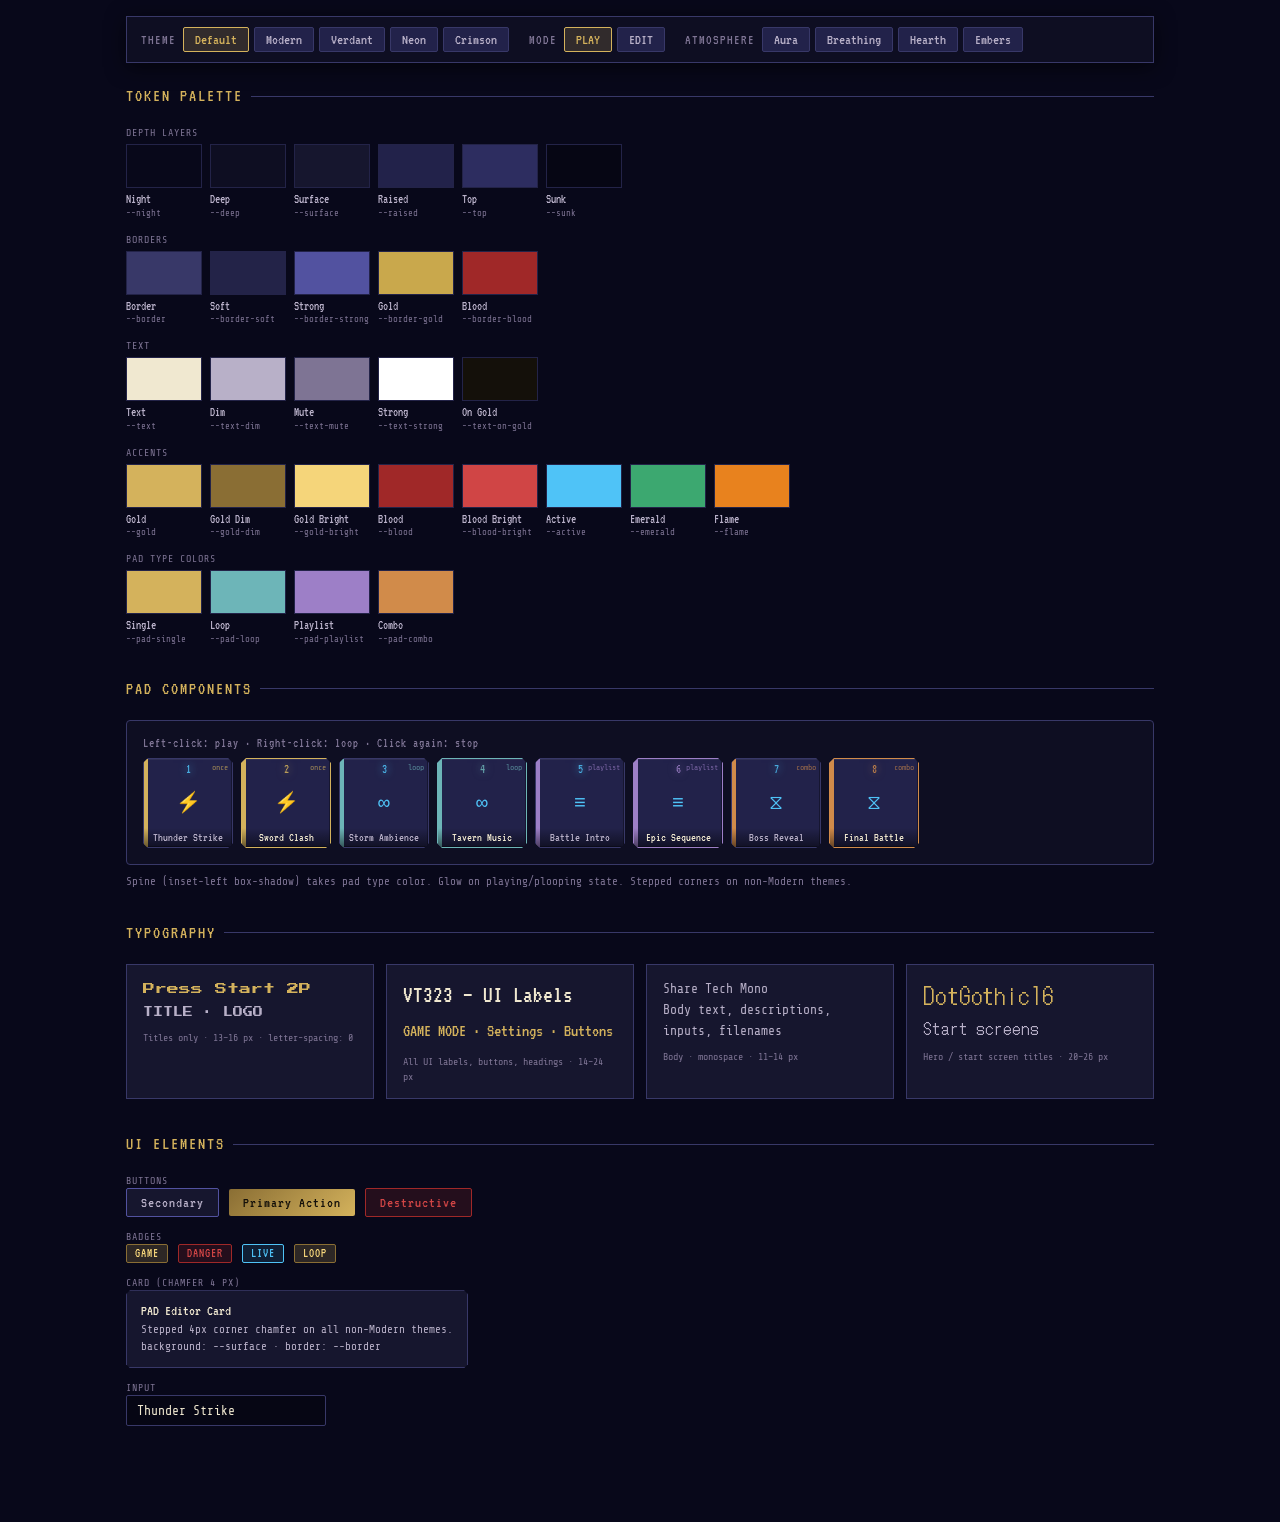
<file: prototype/index.html>
<!DOCTYPE html>
<html lang="en">
<head>
<meta charset="UTF-8">
<meta name="viewport" content="width=device-width, initial-scale=1.0">
<title>SoS Design Prototype</title>
<style>
/* FONTS */
@font-face{font-family:'Press Start 2P';font-display:swap;src:url('../fonts/press-start-2p.woff2') format('woff2')}
@font-face{font-family:'Share Tech Mono';font-display:swap;src:url('../fonts/share-tech-mono.woff2') format('woff2')}
@font-face{font-family:'VT323';font-display:swap;src:url('../fonts/vt323.woff2') format('woff2')}
@font-face{font-family:'DotGothic16';font-display:swap;src:url('../fonts/dotgothic16.woff2') format('woff2')}

/* ── DESIGN SYSTEM TOKENS (v178 — WCAG-optimized values) ── */
:root {
  /* Base palette — 8 WCAG-updated values */
  --night:#08081A; --deep:#0E0E22; --surface:#16162E; --raised:#22224A;
  --border:#383868; --gold:#D4B25C; --gold-dim:#8A6E34; --blood:#A02828;
  --blood-bright:#D04545; --mist:#4a4a7a; --text:#F0E8D0; --text-dim:#B8B0C8;
  --active:#4fc3f7; --emerald:#3ca870; --emerald-dim:#1c6040;
  /* Extended tokens */
  --top:#2D2D60; --sunk:#060614;
  --border-soft:#232348; --border-strong:#5252A0;
  --border-gold:#C9A84C; --border-blood:#A02828;
  --text-strong:#FFFFFF; --text-mute:#7E7494; --text-on-gold:#14100A;
  --gold-bright:#F5D57A; --gold-soft:rgba(212,178,92,0.18);
  --flame:#E8821E; --blood-soft:rgba(160,40,40,0.18);
  /* PAD type colors */
  --pad-single:#D4B25C; --pad-single-soft:rgba(212,178,92,.16); --pad-single-glow:rgba(245,213,122,.55);
  --pad-loop:#6DB5B8;   --pad-loop-soft:rgba(109,181,184,.16);  --pad-loop-glow:rgba(141,213,216,.55);
  --pad-playlist:#9D7FC7; --pad-playlist-soft:rgba(157,127,199,.16); --pad-playlist-glow:rgba(189,159,231,.55);
  --pad-combo:#D18B4A;  --pad-combo-soft:rgba(209,139,74,.16);  --pad-combo-glow:rgba(241,171,90,.55);
  /* Fonts */
  --ff-title:'Press Start 2P',monospace;
  --ff-label:'VT323',monospace;
  --ff-body:'Share Tech Mono',monospace;
  --ff-hero:'DotGothic16',sans-serif;
  /* PAD sizing */
  --pad-sz:90px; --pad-gap:8px; --pad-radius:4px;
  /* Stepped-corner clip-path */
  --cc:polygon(5px 0%,calc(100% - 5px) 0%,100% 5px,100% calc(100% - 5px),calc(100% - 5px) 100%,5px 100%,0% calc(100% - 5px),0% 5px);
}

/* ── THEME OVERRIDES ── */
body.theme-modern {
  --ff-title:system-ui,sans-serif; --ff-label:system-ui,sans-serif; --ff-body:system-ui,sans-serif;
  --surface:#18182e; --raised:#22223c; --border:#2e2e4a; --pad-radius:14px;
}
body.theme-verdant {
  --night:#07120D; --deep:#0B1E16; --surface:#102A20; --raised:#18402F;
  --top:#1F5240; --sunk:#050E0A;
  --border:#2A5640; --border-soft:#1A382B; --border-strong:#3A7A5C; --border-gold:#C9A04F;
  --text:#EFE6C8; --text-dim:#ACB5A6; --text-mute:#6F7E73;
  --flame:#D8893A; --gold:#C9A04F; --gold-bright:#F2CC5C;
  --gold-soft:rgba(201,160,79,.18);
  --pad-loop:#4FA67A; --pad-loop-soft:rgba(79,166,122,.16); --pad-loop-glow:rgba(95,200,144,.55);
}
body.theme-neon {
  --night:#050816; --deep:#0A1228; --surface:#111E40; --raised:#1A2C5E;
  --top:#233A7C; --sunk:#050A18;
  --border:#2B4382; --border-soft:#1B2A52; --border-strong:#4564B5; --border-gold:#3DD4F0;
  --text:#E2F0FF; --text-dim:#9DB5D6; --text-mute:#5F7AA2;
  --flame:#FF3D8B; --gold:#3DD4F0; --gold-bright:#6EF0FF;
  --gold-soft:rgba(61,212,240,.18);
  --pad-single:#FF5FA8; --pad-single-soft:rgba(255,95,168,.16); --pad-single-glow:rgba(255,95,168,.55);
  --pad-loop:#3DD4F0;   --pad-loop-soft:rgba(61,212,240,.16);   --pad-loop-glow:rgba(61,212,240,.55);
  --pad-playlist:#B988FF; --pad-playlist-soft:rgba(185,136,255,.16); --pad-playlist-glow:rgba(185,136,255,.55);
  --pad-combo:#FFD256;  --pad-combo-soft:rgba(255,210,86,.16);  --pad-combo-glow:rgba(255,210,86,.55);
}
body.theme-crimson {
  --night:#0A0606; --deep:#16090A; --surface:#20121A; --raised:#2E1A22;
  --top:#44232E; --sunk:#0A0404;
  --border:#523040; --border-soft:#2E1820; --border-strong:#804052; --border-gold:#D63A3A;
  --text:#F2DDD2; --text-dim:#C09A95; --text-mute:#835A55;
  --flame:#B5302E; --gold:#D63A3A; --gold-bright:#F26666;
  --gold-soft:rgba(214,58,58,.18);
  --pad-loop:#C04C75;   --pad-loop-soft:rgba(192,76,117,.16);   --pad-loop-glow:rgba(192,76,117,.55);
  --pad-playlist:#7A5295; --pad-playlist-soft:rgba(122,82,149,.16); --pad-playlist-glow:rgba(122,82,149,.55);
}

/* ── RESET ── */
*{box-sizing:border-box;margin:0;padding:0}
body{background:var(--night);color:var(--text);font-family:var(--ff-body);
  min-height:100vh;transition:background .3s,color .3s}

/* ── LAYOUT ── */
.proto-wrap{max-width:1060px;margin:0 auto;padding:16px 16px 60px}

/* ── STICKY CONTROL BAR ── */
.ctrl-bar{background:var(--deep);border:1px solid var(--border);
  padding:10px 14px;margin-bottom:24px;display:flex;flex-wrap:wrap;gap:12px 20px;
  align-items:center;position:sticky;top:0;z-index:100;
  box-shadow:0 4px 20px rgba(0,0,0,.6)}
.ctrl-group{display:flex;flex-wrap:wrap;gap:5px;align-items:center}
.ctrl-lbl{font-family:var(--ff-label);font-size:14px;color:var(--text-mute);
  letter-spacing:1px;margin-right:2px;white-space:nowrap}
.ctrl-btn{background:var(--raised);border:1px solid var(--border);color:var(--text-dim);
  font-family:var(--ff-label);font-size:15px;letter-spacing:0;padding:4px 11px;
  cursor:pointer;border-radius:2px;transition:all .15s;line-height:1}
.ctrl-btn:hover{border-color:var(--gold);color:var(--gold)}
.ctrl-btn.active{background:var(--gold-soft);border-color:var(--gold);color:var(--gold)}
.ctrl-btn.active-blue{background:rgba(79,195,247,.12);border-color:var(--active);color:var(--active)}

/* ── SECTION ── */
.section{margin-bottom:36px}
.section-title{font-family:var(--ff-label);font-size:18px;letter-spacing:2px;
  color:var(--gold);padding-bottom:8px;margin-bottom:14px;
  display:flex;align-items:center;gap:8px}
.section-title::after{content:'';flex:1;height:1px;background:var(--border)}

/* ── COLOR SWATCHES ── */
.swatches{display:flex;flex-wrap:wrap;gap:8px}
.swatch{width:76px}
.sw-color{width:76px;height:44px;border:1px solid var(--border-soft);margin-bottom:4px}
.sw-name{font-family:var(--ff-label);font-size:13px;color:var(--text-dim);line-height:1.2}
.sw-tok{font-family:var(--ff-body);font-size:9px;color:var(--text-mute);
  white-space:nowrap;overflow:hidden;text-overflow:ellipsis}
.swatch-group{margin-bottom:16px}
.swatch-group-label{font-family:var(--ff-body);font-size:10px;color:var(--text-mute);
  letter-spacing:1px;margin-bottom:6px;text-transform:uppercase}

/* ── PAD GRID ── */
.pad-grid-wrap{background:var(--deep);border:1px solid var(--border);
  padding:16px;border-radius:4px;margin-bottom:8px;position:relative;overflow:hidden}
.pad-grid{display:flex;flex-wrap:wrap;gap:var(--pad-gap);position:relative}
.pad-hint{font-family:var(--ff-body);font-size:11px;color:var(--text-mute);margin-top:10px}
.pad-section-label{font-family:var(--ff-label);font-size:13px;color:var(--text-mute);
  letter-spacing:1px;margin-bottom:8px;width:100%}

/* ── PAD COMPONENT (exact from app) ── */
.pbtn{background:var(--raised);border:1px solid var(--border);border-radius:var(--pad-radius);
  padding:4px;cursor:pointer;display:flex;flex-direction:column;
  align-items:center;justify-content:center;gap:2px;
  width:var(--pad-sz);height:var(--pad-sz);
  transition:all .1s;position:relative;overflow:hidden;
  box-shadow:inset 4px 0 0 var(--pad-color,var(--border)),
             inset 1px 1px 0 0 rgba(255,255,255,.06),
             inset -1px -1px 0 0 rgba(0,0,0,.35)}
.pbtn .pico{font-size:20px;line-height:1;color:var(--active);position:relative;z-index:2}
.pbtn .plbl{font-family:var(--ff-label);font-size:12px;letter-spacing:0;
  color:var(--text-dim);text-align:center;line-height:1.2;
  position:absolute;bottom:0;left:0;right:0;padding:2px 5px 3px;
  background:linear-gradient(transparent,rgba(0,0,0,.5));
  white-space:nowrap;overflow:hidden;text-overflow:ellipsis;z-index:1}
.pbtn .pnum{position:absolute;top:4px;left:0;right:0;text-align:center;
  font-size:13px;color:var(--active);font-family:var(--ff-label);
  text-shadow:0 0 8px var(--active);opacity:.85;z-index:3}
.pbtn .type-tag{position:absolute;top:4px;right:4px;font-family:var(--ff-body);font-size:8px;
  color:var(--pad-color,var(--text-mute));opacity:.7}
.pbtn.playing{border-color:var(--pad-color,var(--gold));
  box-shadow:inset 4px 0 0 var(--pad-color,var(--gold)),
             inset 1px 1px 0 0 rgba(255,255,255,.06),
             inset -1px -1px 0 0 rgba(0,0,0,.35);
  animation:breathe-gold 1.8s ease-in-out infinite}
.pbtn.playing .plbl,.pbtn.plooping .plbl{color:var(--text)}
.pbtn.playing .pnum,.pbtn.plooping .pnum{
  color:var(--pad-color,var(--gold-dim));
  text-shadow:0 0 8px var(--pad-glow,var(--gold))}
.pbtn.plooping{border-color:var(--pad-color,var(--gold));
  box-shadow:inset 4px 0 0 var(--pad-color,var(--gold)),
             inset 1px 1px 0 0 rgba(255,255,255,.06),
             inset -1px -1px 0 0 rgba(0,0,0,.35);
  animation:breathe-gold 2.2s ease-in-out infinite}

/* Edit mode */
body.mode-edit .pbtn{border-style:dashed;border-color:var(--border-strong)}

/* Modern theme overrides */
body.theme-modern .pbtn{clip-path:none;box-shadow:0 2px 8px rgba(0,0,0,.4)}
body.theme-modern .pbtn.playing,body.theme-modern .pbtn.plooping{
  box-shadow:inset 4px 0 0 var(--pad-color,var(--gold)),
             0 2px 8px rgba(0,0,0,.4)}

/* Stepped corners — all non-modern themes */
body:not(.theme-modern) .pbtn{border-radius:0;clip-path:var(--cc)}

/* ── KEYFRAMES ── */
@keyframes breathe-gold{
  0%,100%{
    box-shadow:inset 4px 0 0 var(--pad-color,var(--gold)),inset 1px 1px 0 0 rgba(255,255,255,.06),inset -1px -1px 0 0 rgba(0,0,0,.35);
    filter:drop-shadow(0 0 5px var(--pad-glow,rgba(212,178,92,.35)))}
  50%{
    box-shadow:inset 4px 0 0 var(--pad-color,var(--gold)),inset 1px 1px 0 0 rgba(255,255,255,.06),inset -1px -1px 0 0 rgba(0,0,0,.35);
    filter:drop-shadow(0 0 14px var(--pad-glow,rgba(212,178,92,.7)))}}
@keyframes pad-aura{
  0%,100%{
    box-shadow:inset 4px 0 0 var(--pad-color,var(--gold)),inset 1px 1px 0 0 rgba(255,255,255,.06),inset -1px -1px 0 0 rgba(0,0,0,.35);
    filter:drop-shadow(0 0 6px var(--pad-glow,rgba(212,178,92,.3)))}
  50%{
    box-shadow:inset 4px 0 0 var(--pad-color,var(--gold)),inset 1px 1px 0 0 rgba(255,255,255,.06),inset -1px -1px 0 0 rgba(0,0,0,.35);
    filter:drop-shadow(0 0 22px var(--pad-glow,rgba(212,178,92,.75))) drop-shadow(0 0 40px var(--pad-glow,rgba(212,178,92,.2)))}}
@keyframes pad-breathe{0%,100%{transform:scale(1)}50%{transform:scale(1.018)}}
@keyframes ember-float{
  0%  {transform:translateY(0) translateX(0) scale(1);opacity:.7}
  70% {opacity:.35}
  100%{transform:translateY(-120px) translateX(var(--ex,8px)) scale(0.25);opacity:0}}

/* ── ATMOSPHERE ── */
body.aura-on .pbtn.playing {animation:pad-aura 2s ease-in-out infinite}
body.aura-on .pbtn.plooping{animation:pad-aura 2.4s ease-in-out infinite}
body.breathing-on .pbtn.plooping[data-mode="loop"]{animation:pad-breathe 3s ease-in-out infinite}
body.aura-on.breathing-on .pbtn.plooping[data-mode="loop"]{
  animation:pad-aura 2.4s ease-in-out infinite,pad-breathe 3s ease-in-out infinite}
body.hearth-on .pad-grid::before{
  content:'';position:absolute;inset:0;pointer-events:none;z-index:0;
  background:radial-gradient(ellipse 90% 60% at 50% 100%,var(--gold-soft) 0%,transparent 70%)}
.ember{position:absolute;width:3px;height:3px;border-radius:50%;
  background:var(--flame,#E8821E);pointer-events:none;z-index:1;
  animation:ember-float var(--ed,4s) ease-in var(--eo,0s) infinite}

/* ── TYPOGRAPHY ── */
.typo-grid{display:grid;grid-template-columns:repeat(auto-fill,minmax(200px,1fr));gap:12px}
.typo-card{background:var(--surface);border:1px solid var(--border);padding:14px 16px}
.typo-sample{margin-bottom:8px;line-height:1.4}
.typo-meta{font-family:var(--ff-body);font-size:10px;color:var(--text-mute);line-height:1.5}

/* ── UI ELEMENTS ── */
.elem-row{display:flex;flex-wrap:wrap;gap:10px;align-items:center;margin-bottom:14px}
.elem-label{font-family:var(--ff-body);font-size:10px;color:var(--text-mute);
  width:100%;text-transform:uppercase;letter-spacing:1px;margin-bottom:2px}
/* buttons match app exactly */
.btn-s{background:var(--surface);border:1px solid var(--border-strong);color:var(--text-dim);
  font-family:var(--ff-label);font-size:15px;letter-spacing:1px;padding:6px 14px;
  cursor:pointer;border-radius:2px;transition:all .15s}
.btn-s:hover{border-color:var(--active);color:var(--active)}
.btn-p{background:linear-gradient(135deg,var(--gold-dim),var(--gold));color:var(--text-on-gold);
  font-family:var(--ff-label);font-size:15px;letter-spacing:1px;padding:6px 14px;
  cursor:pointer;border:none;border-radius:2px}
.btn-d{background:var(--blood-soft);border:1px solid var(--blood);color:var(--blood-bright);
  font-family:var(--ff-label);font-size:15px;letter-spacing:1px;padding:6px 14px;
  cursor:pointer;border-radius:2px}
.badge{font-family:var(--ff-label);font-size:13px;padding:2px 8px;border-radius:2px;letter-spacing:1px}
.badge-gold{background:var(--gold-soft);border:1px solid var(--gold-dim);color:var(--gold-bright)}
.badge-blood{background:var(--blood-soft);border:1px solid var(--blood);color:var(--blood-bright)}
.badge-blue{background:rgba(79,195,247,.12);border:1px solid var(--active);color:var(--active)}
.card-demo{background:var(--surface);border:1px solid var(--border);padding:12px 14px;
  clip-path:polygon(4px 0%,calc(100% - 4px) 0%,100% 4px,100% calc(100% - 4px),calc(100% - 4px) 100%,4px 100%,0% calc(100% - 4px),0% 4px)}
body.theme-modern .card-demo{clip-path:none;border-radius:8px}
.card-demo-title{font-family:var(--ff-label);font-size:15px;color:var(--text);margin-bottom:4px}
.card-demo-body{font-family:var(--ff-body);font-size:11px;color:var(--text-dim);line-height:1.5}
.input-demo{background:var(--sunk);border:1px solid var(--border);color:var(--text);
  font-family:var(--ff-body);font-size:13px;padding:7px 10px;border-radius:2px;
  outline:none;width:200px}
.input-demo:focus{border-color:var(--border-strong)}
</style>
</head>

<body class="mode-play">
<div class="proto-wrap">

  <!-- ── CONTROL BAR ── -->
  <div class="ctrl-bar">
    <div class="ctrl-group">
      <span class="ctrl-lbl">THEME</span>
      <button class="ctrl-btn active" id="th-default" onclick="setTheme('')">Default</button>
      <button class="ctrl-btn" id="th-modern"  onclick="setTheme('modern')">Modern</button>
      <button class="ctrl-btn" id="th-verdant" onclick="setTheme('verdant')">Verdant</button>
      <button class="ctrl-btn" id="th-neon"    onclick="setTheme('neon')">Neon</button>
      <button class="ctrl-btn" id="th-crimson" onclick="setTheme('crimson')">Crimson</button>
    </div>
    <div class="ctrl-group">
      <span class="ctrl-lbl">MODE</span>
      <button class="ctrl-btn active" id="mode-play-btn" onclick="setMode('play')">PLAY</button>
      <button class="ctrl-btn" id="mode-edit-btn" onclick="setMode('edit')">EDIT</button>
    </div>
    <div class="ctrl-group">
      <span class="ctrl-lbl">ATMOSPHERE</span>
      <button class="ctrl-btn" id="atm-aura"    onclick="toggleAtm('aura-on','atm-aura')">Aura</button>
      <button class="ctrl-btn" id="atm-breathe" onclick="toggleAtm('breathing-on','atm-breathe')">Breathing</button>
      <button class="ctrl-btn" id="atm-hearth"  onclick="toggleAtm('hearth-on','atm-hearth')">Hearth</button>
      <button class="ctrl-btn" id="atm-embers"  onclick="toggleAtm('embers-on','atm-embers')">Embers</button>
    </div>
  </div>

  <!-- ── TOKEN PALETTE ── -->
  <div class="section">
    <div class="section-title">TOKEN PALETTE</div>
    <div class="swatch-group">
      <div class="swatch-group-label">Depth layers</div>
      <div class="swatches" id="sw-depth"></div>
    </div>
    <div class="swatch-group">
      <div class="swatch-group-label">Borders</div>
      <div class="swatches" id="sw-border"></div>
    </div>
    <div class="swatch-group">
      <div class="swatch-group-label">Text</div>
      <div class="swatches" id="sw-text"></div>
    </div>
    <div class="swatch-group">
      <div class="swatch-group-label">Accents</div>
      <div class="swatches" id="sw-accent"></div>
    </div>
    <div class="swatch-group">
      <div class="swatch-group-label">PAD type colors</div>
      <div class="swatches" id="sw-pad"></div>
    </div>
  </div>

  <!-- ── PAD COMPONENTS ── -->
  <div class="section">
    <div class="section-title">PAD COMPONENTS</div>
    <div class="pad-grid-wrap">
      <div class="pad-section-label">Left-click: play · Right-click: loop · Click again: stop</div>
      <div class="pad-grid" id="pad-grid"></div>
    </div>
    <div class="pad-hint">
      Spine (inset-left box-shadow) takes pad type color. Glow on playing/plooping state. Stepped corners on non-Modern themes.
    </div>
  </div>

  <!-- ── TYPOGRAPHY ── -->
  <div class="section">
    <div class="section-title">TYPOGRAPHY</div>
    <div class="typo-grid">
      <div class="typo-card">
        <div class="typo-sample" style="font-family:var(--ff-title);font-size:12px;color:var(--gold);line-height:1.8">Press Start 2P<br><span style="color:var(--text-dim);font-size:10px">TITLE · LOGO</span></div>
        <div class="typo-meta">Titles only · 13–16 px · letter-spacing: 0</div>
      </div>
      <div class="typo-card">
        <div class="typo-sample" style="font-family:var(--ff-label);font-size:24px;color:var(--text)">VT323 — UI Labels<br><span style="font-size:18px;color:var(--gold)">GAME MODE · Settings · Buttons</span></div>
        <div class="typo-meta">All UI labels, buttons, headings · 14–24 px</div>
      </div>
      <div class="typo-card">
        <div class="typo-sample" style="font-family:var(--ff-body);font-size:13px;color:var(--text-dim);line-height:1.6">Share Tech Mono<br>Body text, descriptions,<br>inputs, filenames</div>
        <div class="typo-meta">Body · monospace · 11–14 px</div>
      </div>
      <div class="typo-card">
        <div class="typo-sample" style="font-family:var(--ff-hero);font-size:22px;color:var(--gold);letter-spacing:.04em">DotGothic16<br><span style="font-size:16px;color:var(--text-dim)">Start screens</span></div>
        <div class="typo-meta">Hero / start screen titles · 20–26 px</div>
      </div>
    </div>
  </div>

  <!-- ── UI ELEMENTS ── -->
  <div class="section">
    <div class="section-title">UI ELEMENTS</div>

    <div class="elem-label">Buttons</div>
    <div class="elem-row">
      <button class="btn-s">Secondary</button>
      <button class="btn-p">Primary Action</button>
      <button class="btn-d">Destructive</button>
    </div>

    <div class="elem-label">Badges</div>
    <div class="elem-row">
      <span class="badge badge-gold">GAME</span>
      <span class="badge badge-blood">DANGER</span>
      <span class="badge badge-blue">LIVE</span>
      <span class="badge badge-gold">LOOP</span>
    </div>

    <div class="elem-label">Card (chamfer 4 px)</div>
    <div class="elem-row">
      <div class="card-demo">
        <div class="card-demo-title">PAD Editor Card</div>
        <div class="card-demo-body">Stepped 4px corner chamfer on all non-Modern themes.<br>background: --surface · border: --border</div>
      </div>
    </div>

    <div class="elem-label">Input</div>
    <div class="elem-row">
      <input class="input-demo" type="text" placeholder="PAD name…" value="Thunder Strike">
    </div>
  </div>

</div><!-- /proto-wrap -->

<script>
// ── DATA ──────────────────────────────────────────────────
const PAD_TYPES = {
  once:     {color:'var(--pad-single)',    glow:'var(--pad-single-glow)',    icon:'⚡', label:'once'},
  loop:     {color:'var(--pad-loop)',      glow:'var(--pad-loop-glow)',      icon:'∞',  label:'loop'},
  playlist: {color:'var(--pad-playlist)',  glow:'var(--pad-playlist-glow)',  icon:'≡',  label:'playlist'},
  combo:    {color:'var(--pad-combo)',     glow:'var(--pad-combo-glow)',     icon:'⧖',  label:'combo'},
};
const PADS = [
  {mode:'once',    name:'Thunder Strike', num:1, state:''},
  {mode:'once',    name:'Sword Clash',    num:2, state:'playing'},
  {mode:'loop',    name:'Storm Ambience', num:3, state:''},
  {mode:'loop',    name:'Tavern Music',   num:4, state:'plooping'},
  {mode:'playlist',name:'Battle Intro',   num:5, state:''},
  {mode:'playlist',name:'Epic Sequence',  num:6, state:'playing'},
  {mode:'combo',   name:'Boss Reveal',    num:7, state:''},
  {mode:'combo',   name:'Final Battle',   num:8, state:'playing'},
];

const SWATCHES = {
  'sw-depth':  [['--night','Night'],['--deep','Deep'],['--surface','Surface'],['--raised','Raised'],['--top','Top'],['--sunk','Sunk']],
  'sw-border': [['--border','Border'],['--border-soft','Soft'],['--border-strong','Strong'],['--border-gold','Gold'],['--border-blood','Blood']],
  'sw-text':   [['--text','Text'],['--text-dim','Dim'],['--text-mute','Mute'],['--text-strong','Strong'],['--text-on-gold','On Gold']],
  'sw-accent': [['--gold','Gold'],['--gold-dim','Gold Dim'],['--gold-bright','Gold Bright'],['--blood','Blood'],['--blood-bright','Blood Bright'],['--active','Active'],['--emerald','Emerald'],['--flame','Flame']],
  'sw-pad':    [['--pad-single','Single'],['--pad-loop','Loop'],['--pad-playlist','Playlist'],['--pad-combo','Combo']],
};

// ── THEME ─────────────────────────────────────────────────
function setTheme(name) {
  document.body.className = document.body.className.replace(/\btheme-\w+\b/g,'').trim();
  if (name) document.body.classList.add('theme-' + name);
  document.querySelectorAll('[id^="th-"]').forEach(b => b.classList.remove('active'));
  document.getElementById('th-' + (name || 'default')).classList.add('active');
  // Swatches need a frame to pick up new computed styles
  requestAnimationFrame(renderSwatches);
}

// ── MODE ──────────────────────────────────────────────────
function setMode(m) {
  document.body.classList.toggle('mode-edit', m === 'edit');
  document.body.classList.toggle('mode-play', m === 'play');
  document.getElementById('mode-play-btn').classList.toggle('active', m === 'play');
  document.getElementById('mode-edit-btn').classList.toggle('active', m === 'edit');
}

// ── ATMOSPHERE ────────────────────────────────────────────
function toggleAtm(cls, btnId) {
  document.body.classList.toggle(cls);
  const on = document.body.classList.contains(cls);
  document.getElementById(btnId).classList.toggle('active', on);
  if (cls === 'embers-on' && on) initEmbers();
}

// ── EMBERS ────────────────────────────────────────────────
let embersReady = false;
function initEmbers() {
  if (embersReady) return;
  embersReady = true;
  const grid = document.getElementById('pad-grid');
  for (let i = 0; i < 18; i++) {
    const e = document.createElement('div');
    e.className = 'ember';
    const dur  = (2.5 + Math.random() * 3).toFixed(1);
    const del  = (Math.random() * 4).toFixed(1);
    const ex   = Math.round((Math.random() - 0.5) * 32);
    const left = Math.round(Math.random() * 88);
    const bot  = Math.round(Math.random() * 25);
    e.style.cssText = `left:${left}%;bottom:${bot}%;--ed:${dur}s;--eo:${del}s;--ex:${ex}px`;
    grid.appendChild(e);
  }
}

// ── PAD CLICK ─────────────────────────────────────────────
function padClick(el, ev) {
  ev.preventDefault();
  if (ev.button === 2 || ev.type === 'contextmenu') {
    el.classList.remove('playing');
    el.classList.toggle('plooping');
  } else {
    el.classList.remove('plooping');
    el.classList.toggle('playing');
  }
}

// ── RENDER PADS ───────────────────────────────────────────
function renderPads() {
  const grid = document.getElementById('pad-grid');
  const embers = Array.from(grid.querySelectorAll('.ember'));
  grid.innerHTML = '';
  embers.forEach(e => grid.appendChild(e));

  PADS.forEach(p => {
    const t = PAD_TYPES[p.mode];
    const div = document.createElement('div');
    div.className = 'pbtn' + (p.state ? ' ' + p.state : '');
    div.dataset.mode = p.mode;
    div.style.setProperty('--pad-color', t.color);
    div.style.setProperty('--pad-glow',  t.glow);
    div.addEventListener('click',       ev => padClick(div, ev));
    div.addEventListener('contextmenu', ev => padClick(div, ev));
    div.innerHTML =
      `<span class="pnum">${p.num}</span>` +
      `<span class="pico">${t.icon}</span>` +
      `<span class="plbl">${p.name}</span>` +
      `<span class="type-tag">${t.label}</span>`;
    grid.appendChild(div);
  });
}

// ── RENDER SWATCHES ───────────────────────────────────────
function renderSwatches() {
  const cs = getComputedStyle(document.documentElement);
  Object.entries(SWATCHES).forEach(([id, tokens]) => {
    const el = document.getElementById(id);
    if (!el) return;
    el.innerHTML = tokens.map(([tok, name]) => {
      const val = cs.getPropertyValue(tok).trim();
      return `<div class="swatch">
        <div class="sw-color" style="background:${val}"></div>
        <div class="sw-name">${name}</div>
        <div class="sw-tok">${tok}</div>
      </div>`;
    }).join('');
  });
}

// ── INIT ──────────────────────────────────────────────────
renderPads();
renderSwatches();
</script>
</body>
</html>
</file>
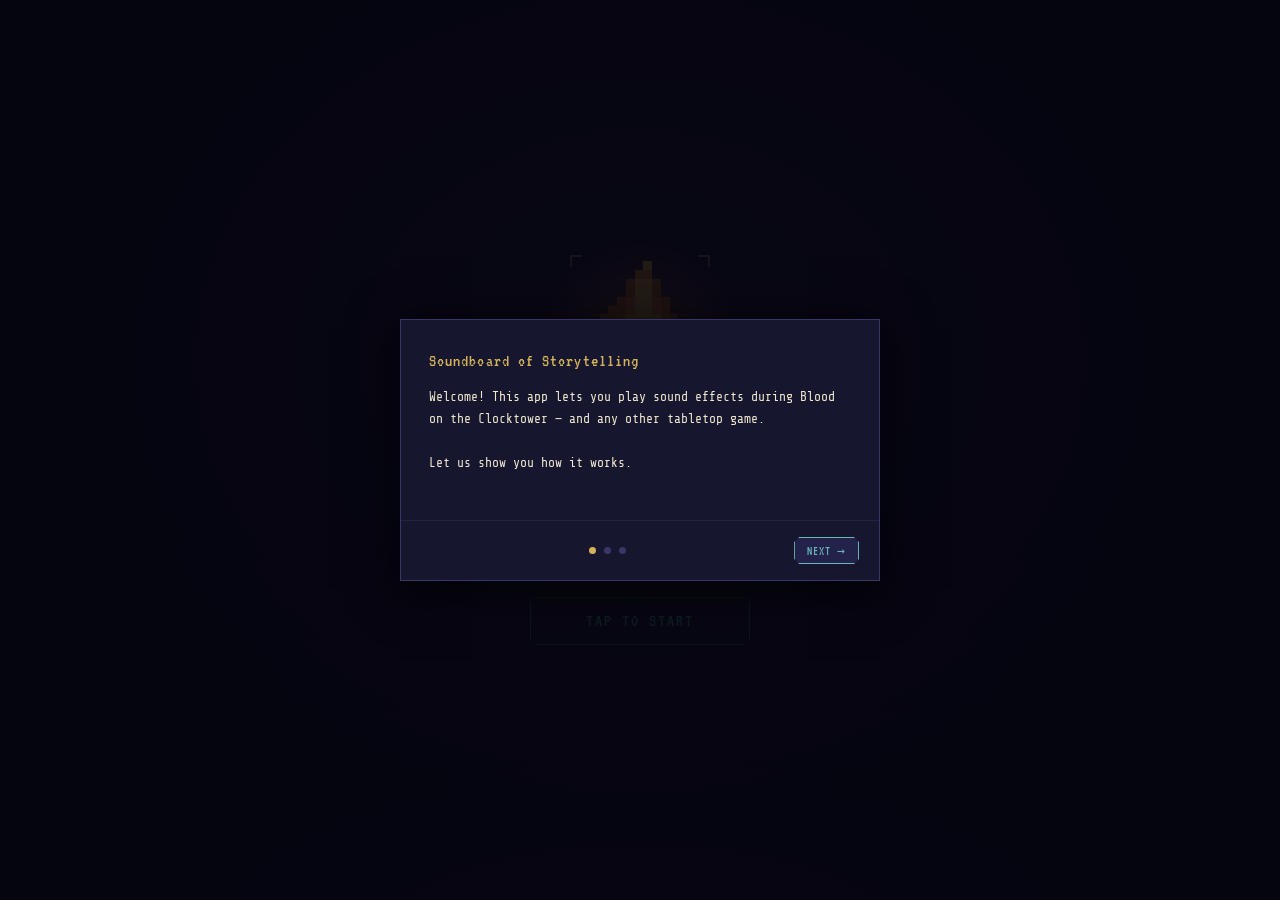
<file: v1_5/index.html>
<!DOCTYPE html>
<html lang="en">
<head>
  <meta charset="UTF-8">
  <meta name="viewport" content="width=device-width, initial-scale=1.0, user-scalable=no">
  <meta name="theme-color" content="#08081A">
  <meta name="apple-mobile-web-app-capable" content="yes">
  <meta name="apple-mobile-web-app-status-bar-style" content="black-translucent">
  <title>Soundboard of Storytelling</title>
  <link rel="manifest" href="manifest.json">
  <link rel="stylesheet" href="styles.css">
</head>
<body>
  <div id="app"></div>
  <input type="file" id="lib-audio-input" accept="audio/*" multiple style="display:none">
  <input type="file" id="import-file-input" accept=".json" style="display:none" onchange="parseImportFile(this)">
  <script src="icons.js"></script>
  <script src="flame.js"></script>
  <script src="audio.js"></script>
  <script src="app.js"></script>
</body>
</html>
</file>
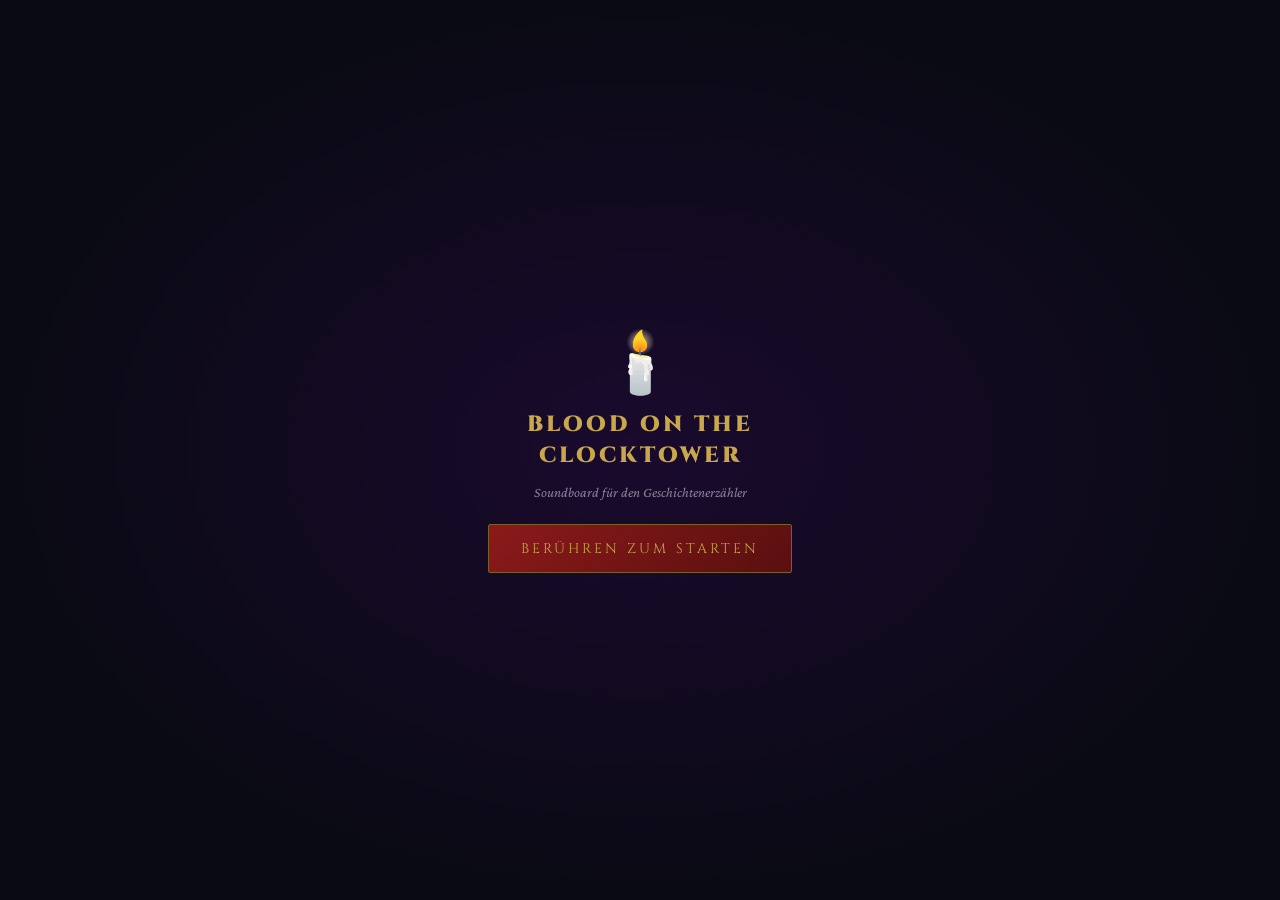
<file: botc-soundboard-final.html>
<!DOCTYPE html>
<html lang="de">
<head>
<meta charset="UTF-8">
<meta name="viewport" content="width=device-width, initial-scale=1.0, user-scalable=no">
<meta name="apple-mobile-web-app-capable" content="yes">
<meta name="apple-mobile-web-app-status-bar-style" content="black-fullscreen">
<meta name="apple-mobile-web-app-title" content="BotC Board">
<title>BotC Soundboard</title>
<style>
@import url('https://fonts.googleapis.com/css2?family=Cinzel:wght@400;600;900&family=Crimson+Pro:ital,wght@0,300;0,400;1,300&display=swap');
:root {
  --night:#0a0a14; --deep:#0f0f1e; --surface:#16162a; --raised:#1e1e35;
  --border:#2a2a4a; --gold:#c9a84c; --gold-dim:#7a5f28; --blood:#8b1a1a;
  --blood-bright:#c0392b; --mist:#4a4a7a; --text:#e8e0d0; --text-dim:#8a8098;
  --active:#4fc3f7;
}
*{box-sizing:border-box;margin:0;padding:0;-webkit-tap-highlight-color:transparent}
html,body{width:100%;height:100%;background:var(--night);color:var(--text);
  font-family:'Crimson Pro',Georgia,serif;overflow:hidden;user-select:none}
.screen{display:none;width:100%;height:100%;flex-direction:column}
.screen.active{display:flex}

/* UNLOCK */
#su{align-items:center;justify-content:center;text-align:center;gap:12px;padding:32px;
  background:radial-gradient(ellipse at center,#1a0a2e 0%,var(--night) 70%)}
.sigil{font-size:60px;animation:pulse 3s ease-in-out infinite}
#su h1{font-family:'Cinzel',serif;font-size:22px;font-weight:900;letter-spacing:3px;
  color:var(--gold);line-height:1.4}
#su p{color:var(--text-dim);font-size:14px;font-style:italic}
.unlock-btn{background:linear-gradient(135deg,var(--blood),#5a0f0f);border:1px solid var(--gold-dim);
  color:var(--gold);font-family:'Cinzel',serif;font-size:14px;letter-spacing:3px;
  padding:14px 32px;border-radius:2px;cursor:pointer;margin-top:12px}
.unlock-btn:active{transform:scale(.97)}

/* KEY DETECT */
#sk{align-items:center;justify-content:center;gap:14px;background:var(--deep);
  padding:24px 20px;text-align:center}
#sk h2{font-family:'Cinzel',serif;color:var(--gold);font-size:17px;letter-spacing:2px}
#sk p{color:var(--text-dim);font-size:13px;line-height:1.6;max-width:300px}
#kd{background:var(--raised);border:1px solid var(--border);border-radius:4px;
  padding:18px 28px;min-width:220px}
#kd-c{font-family:'Cinzel',serif;font-size:24px;color:var(--active);
  letter-spacing:2px;min-height:32px}
#kd-l{font-size:11px;color:var(--text-dim);margin-top:4px}
#klog{width:100%;max-width:340px;max-height:110px;overflow-y:auto;
  background:var(--surface);border:1px solid var(--border);border-radius:4px;
  padding:6px 10px;font-size:11px;color:var(--text-dim);line-height:1.8;
  font-family:monospace;text-align:left}

/* BUTTONS */
.btn-p{background:linear-gradient(135deg,var(--gold-dim),#5a4010);border:1px solid var(--gold);
  color:var(--gold);font-family:'Cinzel',serif;font-size:13px;letter-spacing:2px;
  padding:11px 22px;border-radius:2px;cursor:pointer}
.btn-p:active{transform:scale(.97)}
.btn-s{background:transparent;border:1px solid var(--border);color:var(--text-dim);
  font-family:'Cinzel',serif;font-size:12px;letter-spacing:1px;
  padding:9px 18px;border-radius:2px;cursor:pointer}

/* SETUP */
#ss{background:var(--deep)}
.s-hdr{display:flex;align-items:center;justify-content:space-between;
  padding:11px 14px;border-bottom:1px solid var(--border);
  background:var(--surface);flex-shrink:0}
.s-hdr h2{font-family:'Cinzel',serif;color:var(--gold);font-size:14px;letter-spacing:2px}
.sgrid{flex:1;overflow-y:auto;padding:10px;
  display:grid;grid-template-columns:1fr 1fr;gap:8px}
.pcard{background:var(--surface);border:1px solid var(--border);
  border-radius:4px;padding:10px;cursor:pointer;transition:border-color .2s}
.pcard.has{border-color:var(--gold-dim)}
.pcard.ed{border-color:var(--gold)}
.pcard .pk{font-family:'Cinzel',serif;font-size:10px;color:var(--text-dim);
  letter-spacing:1px;margin-bottom:2px}
.pcard .pn{font-size:13px;color:var(--text);min-height:18px}
.pcard .pf{font-size:10px;color:var(--mist);white-space:nowrap;
  overflow:hidden;text-overflow:ellipsis;margin-top:2px}
.badge{font-size:9px;padding:1px 5px;border-radius:2px;
  font-family:'Cinzel',serif;margin-top:4px;display:inline-block}
.bl{background:#1a2a3a;color:var(--active);border:1px solid #1a3a5a}
.bp{background:#1a2a1a;color:#81c784;border:1px solid #1a4a1a}
.bo{background:#2a1a1a;color:#ef9a9a;border:1px solid #4a1a1a}

/* EDIT PANEL */
#ebk{display:none;position:fixed;inset:0;background:rgba(0,0,0,.55);z-index:99}
#ebk.open{display:block}
#ep{position:fixed;bottom:0;left:0;right:0;background:var(--raised);
  border-top:1px solid var(--gold-dim);border-radius:12px 12px 0 0;
  padding:16px 16px 30px;transform:translateY(100%);
  transition:transform .3s ease;z-index:100;overflow-y:auto;max-height:90vh}
#ep.open{transform:translateY(0)}
#ep h3{font-family:'Cinzel',serif;color:var(--gold);font-size:14px;
  letter-spacing:2px;margin-bottom:12px}
.fg{margin-bottom:11px}
.fl{font-size:10px;color:var(--text-dim);letter-spacing:1px;
  font-family:'Cinzel',serif;margin-bottom:4px;display:block}
.fi{width:100%;background:var(--surface);border:1px solid var(--border);
  color:var(--text);font-family:'Crimson Pro',serif;font-size:16px;
  padding:7px 10px;border-radius:2px;outline:none}
.fi:focus{border-color:var(--gold-dim)}
.fbtn{width:100%;background:var(--surface);border:1px dashed var(--border);
  color:var(--text-dim);font-family:'Crimson Pro',serif;font-size:13px;
  padding:9px;border-radius:2px;cursor:pointer;text-align:center}
.fbtn.hf{color:var(--text);border-color:var(--gold-dim);border-style:solid}
.trow{display:flex;gap:6px}
.topt{flex:1;text-align:center;padding:7px 2px;border-radius:2px;
  font-family:'Cinzel',serif;font-size:10px;letter-spacing:1px;
  cursor:pointer;border:1px solid var(--border);color:var(--text-dim)}
.topt.ao{background:#2a1a1a;border-color:#8b3333;color:#ef9a9a}
.topt.al{background:#1a2a3a;border-color:#1a5a8b;color:var(--active)}
.topt.ap{background:#1a2a1a;border-color:#1a5a1a;color:#81c784}
.eact{display:flex;gap:7px;margin-top:12px}
.btn-d{background:transparent;border:1px solid var(--blood);color:var(--blood-bright);
  font-family:'Cinzel',serif;font-size:11px;letter-spacing:1px;
  padding:9px 12px;border-radius:2px;cursor:pointer}
input[type=file]{display:none}

/* PERFORMANCE */
#sp{background:var(--night);position:relative;overflow:hidden}
#sp::before{content:'';position:absolute;inset:0;pointer-events:none;
  background:radial-gradient(ellipse at 30% 20%,rgba(139,26,26,.08) 0%,transparent 50%)}
.p-hdr{display:flex;align-items:center;justify-content:space-between;
  padding:10px 13px;border-bottom:1px solid rgba(42,42,74,.6);
  flex-shrink:0;position:relative;z-index:2}
.p-title{font-family:'Cinzel',serif;font-size:11px;letter-spacing:3px;color:var(--gold-dim)}
.phase{display:flex;align-items:center;gap:6px;
  font-family:'Cinzel',serif;font-size:10px;letter-spacing:1px}
.pdot{width:7px;height:7px;border-radius:50%;background:var(--text-dim);transition:all .5s}
.pdot.night{background:var(--active);box-shadow:0 0 8px var(--active)}
.pdot.day{background:var(--gold);box-shadow:0 0 8px var(--gold)}
/* prominent setup button in header */
.cfg-hdr-btn{
  background:linear-gradient(135deg,var(--gold-dim),#5a4010);
  border:1px solid var(--gold);color:var(--gold);
  font-family:'Cinzel',serif;font-size:11px;letter-spacing:2px;
  padding:8px 14px;border-radius:2px;cursor:pointer;white-space:nowrap}
.cfg-hdr-btn:active{transform:scale(.97)}
.pgrid{flex:1;display:grid;grid-template-columns:1fr 1fr 1fr;
  gap:6px;padding:8px;position:relative;z-index:2}
.pbtn{background:var(--surface);border:1px solid var(--border);border-radius:4px;
  padding:8px 5px;cursor:pointer;display:flex;flex-direction:column;
  align-items:center;justify-content:center;gap:3px;min-height:68px;
  transition:all .1s;position:relative;overflow:hidden}
.pbtn.empty{opacity:.2;cursor:default}
.pbtn.playing{border-color:var(--gold);box-shadow:0 0 10px rgba(201,168,76,.2)}
.pbtn.plooping{border-color:var(--active);box-shadow:0 0 10px rgba(79,195,247,.2);
  animation:breathe 2s ease-in-out infinite}
.pbtn.flash{background:var(--raised)}
.pbtn .pico{font-size:20px;line-height:1}
.pbtn .plbl{font-family:'Cinzel',serif;font-size:8px;letter-spacing:.5px;
  color:var(--text-dim);text-align:center;line-height:1.3}
.pbtn.playing .plbl,.pbtn.plooping .plbl{color:var(--text)}
.pbtn .pnum{position:absolute;top:3px;right:5px;font-size:8px;
  color:var(--border);font-family:monospace}
.pbtn.playing .pnum{color:var(--gold-dim)}
#np{padding:5px 13px;background:rgba(30,30,53,.8);border-top:1px solid var(--border);
  font-size:11px;color:var(--text-dim);font-style:italic;min-height:25px;
  display:flex;align-items:center;gap:6px;flex-shrink:0;position:relative;z-index:2}
.npdot{width:5px;height:5px;border-radius:50%;background:var(--gold);
  animation:blink 1s ease-in-out infinite;flex-shrink:0}
/* extra bottom padding to clear tiiny.host banner (~60px) */
.srow{padding:0 8px 70px;position:relative;z-index:2;display:flex;gap:6px;flex-shrink:0}
.stop-btn{flex:1;background:linear-gradient(135deg,#1a0808,#2a0a0a);
  border:1px solid var(--blood);color:var(--blood-bright);
  font-family:'Cinzel',serif;font-size:13px;letter-spacing:2px;
  padding:14px;border-radius:2px;cursor:pointer}
.stop-btn:active{background:var(--blood);color:#fff}

@keyframes pulse{0%,100%{opacity:.7;transform:scale(1)}50%{opacity:1;transform:scale(1.05)}}
@keyframes breathe{0%,100%{box-shadow:0 0 8px rgba(79,195,247,.2)}50%{box-shadow:0 0 20px rgba(79,195,247,.4)}}
@keyframes blink{0%,100%{opacity:1}50%{opacity:.3}}
::-webkit-scrollbar{width:3px}
::-webkit-scrollbar-thumb{background:var(--border);border-radius:2px}
</style>
</head>
<body>

<!-- UNLOCK -->
<div id="su" class="screen active">
  <div class="sigil">🕯️</div>
  <h1>BLOOD ON THE<br>CLOCKTOWER</h1>
  <p>Soundboard für den Geschichtenerzähler</p>
  <button class="unlock-btn" onclick="unlock()">BERÜHREN ZUM STARTEN</button>
</div>

<!-- KEY DETECT -->
<div id="sk" class="screen">
  <h2>TASTEN-ERKENNUNG</h2>
  <p>Drücke jede Taste deines Numpads.<br>Die Codes erscheinen hier.</p>
  <div id="kd">
    <div id="kd-c">—</div>
    <div id="kd-l">Warte auf Tastendruck…</div>
  </div>
  <div id="klog"></div>
  <p style="font-size:11px;color:var(--text-dim);max-width:280px">
    Notiere welche Taste welchen Code sendet — du trägst ihn später im Setup ein.
  </p>
  <button class="btn-p" onclick="show('ss')">WEITER ZUM SETUP →</button>
  <button class="btn-s" onclick="show('sp')" style="margin-top:4px">Direkt zum Soundboard</button>
</div>

<!-- SETUP -->
<div id="ss" class="screen">
  <div class="s-hdr">
    <h2>SETUP</h2>
    <div style="display:flex;gap:6px">
      <button class="btn-s" onclick="showKD()" style="font-size:10px;padding:5px 9px">Tasten-Test</button>
      <button class="btn-p" onclick="show('sp')" style="font-size:11px;padding:5px 13px">▶ PLAY</button>
    </div>
  </div>
  <div class="sgrid" id="sgrid"></div>
</div>

<!-- EDIT -->
<div id="ebk" onclick="closeEP()"></div>
<div id="ep">
  <h3 id="ep-t">TASTE BELEGEN</h3>
  <div class="fg">
    <label class="fl">NAME</label>
    <input type="text" class="fi" id="en" placeholder="z.B. Donner, Nacht-Musik…">
  </div>
  <div class="fg">
    <label class="fl">TASTE (Code vom Tasten-Test)</label>
    <input type="text" class="fi" id="ek" placeholder="z.B. Numpad1 oder Digit1">
  </div>
  <div class="fg">
    <label class="fl">AUDIODATEI(EN)</label>
    <div class="fbtn" id="fbd" onclick="document.getElementById('fi').click()">+ Datei(en) auswählen</div>
    <input type="file" id="fi" accept="audio/*" multiple onchange="onFile(this)">
  </div>
  <div class="fg">
    <label class="fl">MODUS</label>
    <div class="trow">
      <div class="topt" data-m="once" onclick="setMode('once')">EINMALIG</div>
      <div class="topt" data-m="loop" onclick="setMode('loop')">LOOP</div>
      <div class="topt" data-m="playlist" onclick="setMode('playlist')">PLAYLIST 🎲</div>
    </div>
  </div>
  <div class="fg">
    <label class="fl">LAUTSTÄRKE</label>
    <input type="range" id="ev" min="0" max="100" value="80" style="width:100%;accent-color:var(--gold)">
  </div>
  <div class="eact">
    <button class="btn-d" onclick="delPad()">LÖSCHEN</button>
    <button class="btn-s" style="flex:1" onclick="closeEP()">ABBRECHEN</button>
    <button class="btn-p" style="flex:2" onclick="savePad()">SPEICHERN</button>
  </div>
</div>

<!-- PERFORMANCE -->
<div id="sp" class="screen">
  <div class="p-hdr">
    <div class="phase">
      <div class="pdot" id="pdot"></div>
      <span id="ptxt" style="color:var(--text-dim)">BEREIT</span>
    </div>
    <span class="p-title">CLOCKTOWER</span>
    <button class="cfg-hdr-btn" onclick="show('ss')">⚙ SETUP</button>
  </div>
  <div class="pgrid" id="pgrid"></div>
  <div id="np"><span id="nptxt" style="color:var(--text-dim);font-style:italic">Kein Sound aktiv</span></div>
  <div class="srow">
    <button class="stop-btn" onclick="stopAll()">■ ALLE STOPPEN</button>
  </div>
</div>

<script>
const MAX = 18;
let pads = new Array(MAX).fill(null);
let ctx = null, db = null;
let bufs = {}, srcs = {}, gains = {};
let eId = null, eFiles = [], eMode = 'once';
let cur = 'su';
const klog = [];

// ── DB ──
function openDB(){
  return new Promise((res,rej)=>{
    const r = indexedDB.open('botc3',1);
    r.onupgradeneeded = e => e.target.result.createObjectStore('p',{keyPath:'id'});
    r.onsuccess = e => { db=e.target.result; res(); };
    r.onerror = ()=>res();
  });
}
function save(){
  if(!db) return;
  const tx=db.transaction('p','readwrite'), s=tx.objectStore('p');
  s.clear();
  pads.forEach(p=>{ if(p) s.put(p); });
}
function load(){
  return new Promise(res=>{
    if(!db) return res();
    const r=db.transaction('p','readonly').objectStore('p').getAll();
    r.onsuccess=e=>{
      (e.target.result||[]).forEach(p=>{ if(p.id>=0&&p.id<MAX) pads[p.id]=p; });
      res();
    };
    r.onerror=()=>res();
  });
}

// ── AUDIO ──
function unlock(){
  ctx = new (window.AudioContext||window.webkitAudioContext)();
  const b=ctx.createBuffer(1,1,22050), s=ctx.createBufferSource();
  s.buffer=b; s.connect(ctx.destination); s.start(0);
  openDB().then(load).then(()=>{ decodeAll(); show('sp'); });
}
function decodeAll(){ pads.forEach((p,i)=>{ if(p&&p.files&&p.files.length) decodePad(i); }); }
function decodePad(id){
  const p=pads[id]; if(!p||!p.files) return;
  bufs[id]=[];
  p.files.forEach((f,fi)=>{
    if(!f.data) return;
    ctx.decodeAudioData(f.data.slice(0), buf=>{ if(!bufs[id]) bufs[id]=[]; bufs[id][fi]=buf; }, e=>console.warn(e));
  });
}
function play(id){
  const p=pads[id]; if(!p||!bufs[id]||!bufs[id].length) return;
  flash(id);
  if(p.mode==='once'){
    const b=bufs[id][0]; if(!b) return;
    stopPad(id);
    const s=ctx.createBufferSource(), g=ctx.createGain();
    g.gain.value=(p.volume||80)/100;
    s.buffer=b; s.connect(g); g.connect(ctx.destination); s.start(0);
    srcs[id]=[s]; gains[id]=g;
    s.onended=()=>{ delete srcs[id]; updBtn(id,false); chkNP(); };
    updBtn(id,true,false); setNP(p.name);
  } else if(p.mode==='loop'){
    if(srcs[id]){ stopPad(id); return; }
    const b=bufs[id][0]; if(!b) return;
    const s=ctx.createBufferSource(), g=ctx.createGain();
    g.gain.value=(p.volume||80)/100;
    s.buffer=b; s.loop=true; s.connect(g); g.connect(ctx.destination); s.start(0);
    srcs[id]=[s]; gains[id]=g;
    updBtn(id,true,true); setNP(p.name+' ↻');
  } else {
    if(srcs[id]){ stopPad(id); return; }
    const all=(bufs[id]||[]).filter(Boolean); if(!all.length) return;
    playNext(id,all);
  }
}
function playNext(id,all){
  const p=pads[id]; if(!p) return;
  const i=Math.floor(Math.random()*all.length);
  const s=ctx.createBufferSource(), g=ctx.createGain();
  g.gain.value=(p.volume||80)/100;
  s.buffer=all[i]; s.connect(g); g.connect(ctx.destination); s.start(0);
  srcs[id]=[s]; gains[id]=g;
  updBtn(id,true,true);
  const fn=(p.files[i]||{}).name||'';
  setNP(p.name+(fn?' — '+fn:''));
  s.onended=()=>{ if(srcs[id]) playNext(id,all); };
}
function stopPad(id){
  if(srcs[id]){ srcs[id].forEach(s=>{ try{ s.onended=null; s.stop(); }catch(e){} }); delete srcs[id]; }
  updBtn(id,false);
}
function stopAll(){
  Object.keys(srcs).forEach(id=>stopPad(+id));
  document.getElementById('nptxt').textContent='Kein Sound aktiv';
  document.getElementById('nptxt').style.color='var(--text-dim)';
  const d=document.querySelector('.npdot'); if(d) d.remove();
  document.getElementById('pdot').className='pdot';
  document.getElementById('ptxt').textContent='BEREIT';
  document.getElementById('ptxt').style.color='var(--text-dim)';
}
function flash(id){
  const b=document.querySelector(`[data-id="${id}"]`); if(!b) return;
  b.classList.add('flash'); setTimeout(()=>b.classList.remove('flash'),200);
}
function updBtn(id,on,loop){
  const b=document.querySelector(`[data-id="${id}"]`); if(!b) return;
  b.classList.remove('playing','plooping');
  if(on&&loop) b.classList.add('plooping');
  else if(on) b.classList.add('playing');
}
function chkNP(){
  if(!Object.keys(srcs).length){
    document.getElementById('nptxt').textContent='Kein Sound aktiv';
    document.getElementById('nptxt').style.color='var(--text-dim)';
    const d=document.querySelector('.npdot'); if(d) d.remove();
  }
}
function setNP(txt){
  let dot=document.querySelector('.npdot');
  if(!dot){ dot=document.createElement('div'); dot.className='npdot'; document.getElementById('np').prepend(dot); }
  const el=document.getElementById('nptxt');
  el.textContent=txt; el.style.color='var(--text)';
  const lo=(txt||'').toLowerCase();
  const pd=document.getElementById('pdot'), pt=document.getElementById('ptxt');
  if(lo.includes('nacht')||lo.includes('donner')||lo.includes('night')){
    pd.className='pdot night'; pt.textContent='NACHT'; pt.style.color='var(--active)';
  } else if(lo.includes('tag')||lo.includes('hahn')||lo.includes('day')){
    pd.className='pdot day'; pt.textContent='TAG'; pt.style.color='var(--gold)';
  }
}

// ── SCREENS ──
function show(id){
  document.querySelectorAll('.screen').forEach(s=>s.classList.remove('active'));
  document.getElementById(id).classList.add('active');
  cur=id;
  if(id==='ss') renderSetup();
  if(id==='sp') renderPerf();
}
function showKD(){
  document.querySelectorAll('.screen').forEach(s=>s.classList.remove('active'));
  document.getElementById('sk').classList.add('active');
  cur='sk';
}

// ── SETUP ──
function renderSetup(){
  const g=document.getElementById('sgrid'); g.innerHTML='';
  for(let i=0;i<MAX;i++){
    const p=pads[i];
    const c=document.createElement('div');
    c.className='pcard'+(p?' has':'');
    c.onclick=()=>openEP(i);
    c.innerHTML=`<div class="pk">${p?.key||'—'}</div>
      <div class="pn">${p?.name||'Leer'}</div>
      <div class="pf">${p?.files?.map(f=>f.name).join(', ')||''}</div>
      ${p?.mode==='loop'?'<span class="badge bl">LOOP</span>':''}
      ${p?.mode==='playlist'?'<span class="badge bp">PLAYLIST</span>':''}
      ${p?.mode==='once'?'<span class="badge bo">EINMALIG</span>':''}`;
    g.appendChild(c);
  }
}

// ── EDIT ──
function openEP(id){
  eId=id; const p=pads[id];
  document.getElementById('ep-t').textContent=`TASTE ${id+1} BELEGEN`;
  document.getElementById('en').value=p?.name||'';
  document.getElementById('ek').value=p?.key||'';
  document.getElementById('ev').value=p?.volume??80;
  eFiles=p?.files?p.files.map(f=>({name:f.name,data:f.data})):[];
  eMode=p?.mode||'once';
  updFB(); setMode(eMode);
  document.getElementById('ep').classList.add('open');
  document.getElementById('ebk').classList.add('open');
  document.querySelectorAll('.pcard').forEach((c,i)=>c.classList.toggle('ed',i===id));
}
function closeEP(){
  document.getElementById('ep').classList.remove('open');
  document.getElementById('ebk').classList.remove('open');
  document.querySelectorAll('.pcard').forEach(c=>c.classList.remove('ed'));
  eFiles=[]; eId=null;
}
function onFile(inp){
  const files=Array.from(inp.files); eFiles=[]; let n=0;
  files.forEach(f=>{
    const r=new FileReader();
    r.onload=e=>{ eFiles.push({name:f.name,data:e.target.result}); if(++n===files.length) updFB(); };
    r.readAsArrayBuffer(f);
  });
  inp.value='';
}
function updFB(){
  const b=document.getElementById('fbd');
  if(!eFiles.length){ b.textContent='+ Datei(en) auswählen'; b.classList.remove('hf'); }
  else { b.textContent=eFiles.map(f=>f.name).join(', '); b.classList.add('hf'); }
}
function setMode(m){
  eMode=m;
  document.querySelectorAll('.topt').forEach(o=>{
    o.className='topt';
    if(o.dataset.m===m) o.classList.add(m==='once'?'ao':m==='loop'?'al':'ap');
  });
}
function savePad(){
  const name=document.getElementById('en').value.trim();
  const key=document.getElementById('ek').value.trim();
  const vol=+document.getElementById('ev').value;
  pads[eId]={id:eId,name,key,mode:eMode,volume:vol,files:eFiles};
  decodePad(eId); save(); closeEP(); renderSetup();
}
function delPad(){
  stopPad(eId); pads[eId]=null; delete bufs[eId];
  save(); closeEP(); renderSetup();
}

// ── PERF ──
function ico(p){
  if(!p) return '·';
  const n=(p.name||'').toLowerCase();
  if(n.includes('donner')||n.includes('thunder')) return '⛈';
  if(n.includes('nacht')||n.includes('night')) return '🌙';
  if(n.includes('hahn')||n.includes('tag')||n.includes('day')) return '🐓';
  if(n.includes('musik')||n.includes('music')||n.includes('ambient')) return '🎵';
  if(n.includes('tod')||n.includes('death')) return '💀';
  if(n.includes('abstimm')||n.includes('vote')) return '⚖️';
  if(n.includes('nom')) return '☝️';
  if(p.mode==='loop') return '🔁';
  if(p.mode==='playlist') return '🎲';
  return '🔊';
}
function renderPerf(){
  const g=document.getElementById('pgrid'); g.innerHTML='';
  for(let i=0;i<MAX;i++){
    const p=pads[i];
    const b=document.createElement('div');
    b.className='pbtn'+(p?'':' empty');
    b.dataset.id=i;
    const isLoop=p&&(p.mode==='loop'||p.mode==='playlist');
    if(srcs[i]) b.classList.add(isLoop?'plooping':'playing');
    b.onclick=()=>{ if(p) play(i); };
    b.innerHTML=`<div class="pnum">${p?.key||''}</div>
      <div class="pico">${ico(p)}</div>
      <div class="plbl">${p?.name||''}</div>`;
    g.appendChild(b);
  }
}

// ── KEYBOARD ──
document.addEventListener('keydown', e=>{
  const code=e.code;
  e.preventDefault();
  if(cur==='sk'){
    document.getElementById('kd-c').textContent=code;
    document.getElementById('kd-l').textContent=`key:"${e.key}"  code:"${code}"`;
    klog.unshift(code+' (key:'+e.key+')');
    if(klog.length>10) klog.pop();
    document.getElementById('klog').textContent=klog.join('\n');
    return;
  }
  if(cur==='sp'){
    if(code==='Escape'||code==='NumpadDecimal'){ stopAll(); return; }
    const id=pads.findIndex(p=>p&&p.key===code);
    if(id!==-1) play(id);
  }
});

openDB().then(load).catch(()=>{});
</script>
</body>
</html>
</file>
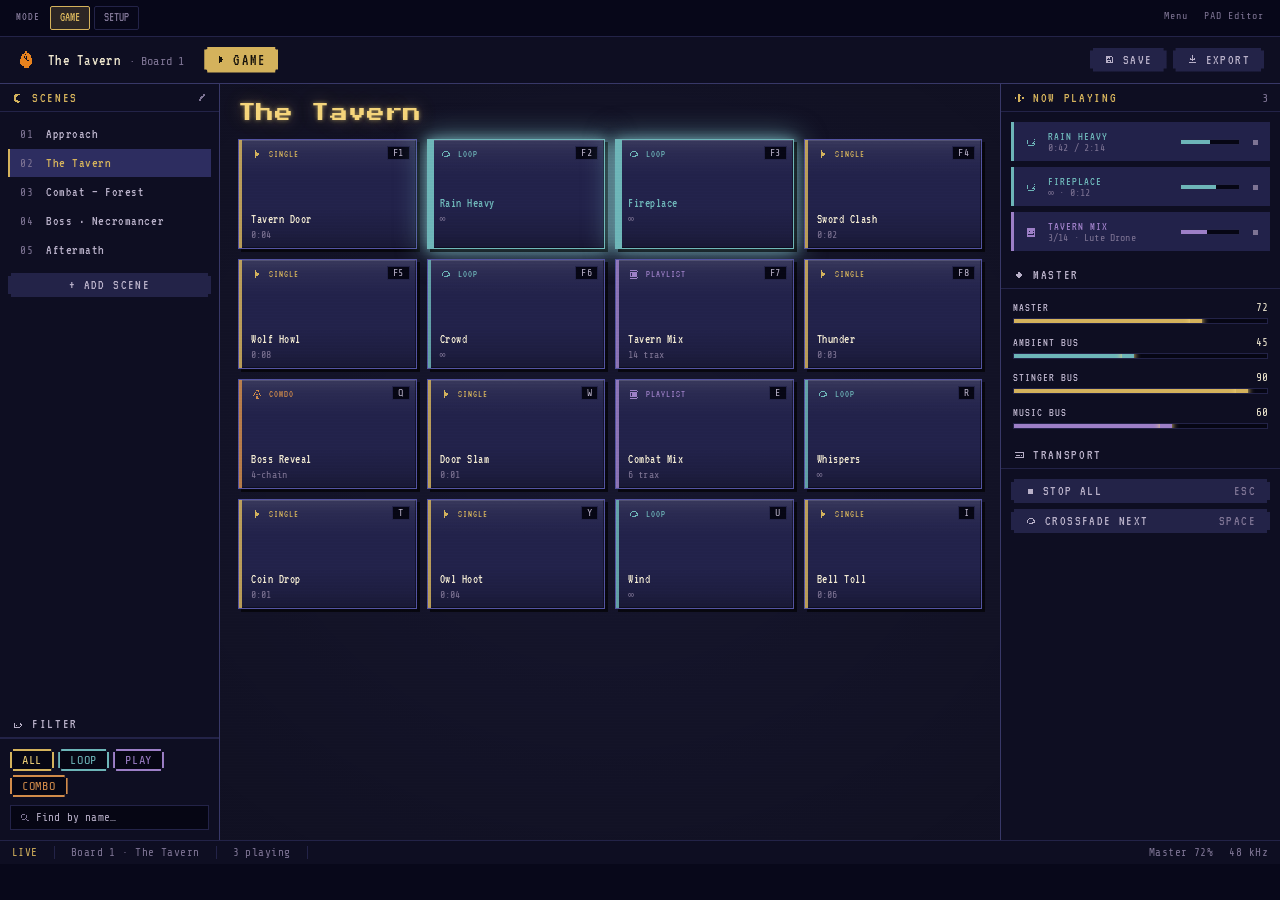
<file: prototype/board.html>
<!DOCTYPE html>
<html lang="en">
<head>
<meta charset="UTF-8">
<meta name="viewport" content="width=device-width, initial-scale=1.0, user-scalable=no">
<title>SoS — Board Prototype</title>
<style>
/* ── FONTS ── */
@font-face{font-family:'Press Start 2P';font-display:swap;src:url('../fonts/press-start-2p.woff2') format('woff2')}
@font-face{font-family:'Share Tech Mono';font-display:swap;src:url('../fonts/share-tech-mono.woff2') format('woff2')}
@font-face{font-family:'VT323';font-display:swap;src:url('../fonts/vt323.woff2') format('woff2')}

/* ── TOKENS ── */
:root {
  --night:#08081A; --deep:#0E0E22; --surface:#16162E; --raised:#22224A; --top:#2D2D60; --sunk:#060614;
  --border:#383868; --border-soft:#232348; --border-strong:#5252A0; --border-gold:#C9A84C; --border-blood:#A02828;
  --text:#F0E8D0; --text-strong:#FFFFFF; --text-dim:#B8B0C8; --text-mute:#7E7494; --text-on-gold:#14100A;
  --gold:#D4B25C; --gold-bright:#F5D57A; --gold-dim:#8A6E34; --gold-soft:rgba(212,178,92,.18);
  --flame:#E8821E; --blood:#A02828; --blood-bright:#D04545; --blood-soft:rgba(160,40,40,.18);
  --pad-single:#D4B25C;  --pad-single-soft:rgba(212,178,92,.16);  --pad-single-glow:rgba(245,213,122,.55);
  --pad-loop:#6DB5B8;    --pad-loop-soft:rgba(109,181,184,.16);   --pad-loop-glow:rgba(141,213,216,.55);
  --pad-playlist:#9D7FC7;--pad-playlist-soft:rgba(157,127,199,.16);--pad-playlist-glow:rgba(189,159,231,.55);
  --pad-combo:#D18B4A;   --pad-combo-soft:rgba(209,139,74,.16);   --pad-combo-glow:rgba(241,171,90,.55);
  --mode-setup:#6DB5B8; --mode-setup-soft:rgba(109,181,184,.06);
  --mode-game:#D4B25C;  --mode-game-soft:rgba(212,178,92,.05);
  --glow-radial:#2C1F4A;
  --success:#6DB5B8; --warning:#D4B25C; --danger:var(--blood); --info:#9D7FC7;
  --shadow-card:drop-shadow(0 4px 8px rgba(0,0,0,.28));
  --glow-gold:drop-shadow(0 0 6px rgba(245,213,122,.55)) drop-shadow(0 0 14px rgba(245,213,122,.28));
  --font-display:"Press Start 2P","VT323",monospace;
  --font-ui:"VT323","Share Tech Mono",monospace;
  --font-mono:"Share Tech Mono","VT323",monospace;
  --fs-xs:12px; --fs-sm:14px; --fs-md:16px; --fs-lg:18px; --fs-xl:22px;
  --space-1:4px; --space-2:8px; --space-3:12px; --space-4:16px; --space-5:20px;
  --space-6:24px; --space-8:32px;
}

/* ── RESET ── */
*{box-sizing:border-box;margin:0;padding:0;-webkit-tap-highlight-color:transparent}
html,body{width:100%;height:100%;overflow:hidden}
body{background:var(--night);color:var(--text);font-family:var(--font-mono);user-select:none}

/* ── SB BASE CLASSES (from tokens.css) ── */
.sb{font-family:var(--font-mono);color:var(--text);height:100%;width:100%;box-sizing:border-box;overflow:hidden;position:relative;letter-spacing:.01em;-webkit-font-smoothing:antialiased}
.sb *,.sb *::before,.sb *::after{box-sizing:border-box}
.sb ::-webkit-scrollbar{width:8px;height:8px}
.sb ::-webkit-scrollbar-thumb{background:var(--border)}
.sb ::-webkit-scrollbar-track{background:var(--sunk)}
.sb-display{font-family:var(--font-display);color:var(--gold-bright);text-shadow:0 0 4px rgba(245,213,122,.55),0 0 16px rgba(245,213,122,.32),0 0 32px rgba(245,213,122,.16);letter-spacing:.02em;line-height:1.25;font-weight:400}
.sb-display-vt{font-family:var(--font-ui);color:var(--gold-bright);text-shadow:0 0 4px rgba(245,213,122,.55),0 0 16px rgba(245,213,122,.32);letter-spacing:.02em;line-height:1.05;font-weight:400}
.sb-label{font-family:var(--font-ui);font-weight:400;text-transform:uppercase;letter-spacing:.10em;color:var(--text)}
.sb-mono{font-family:var(--font-mono);font-weight:400;color:var(--text-dim)}
.sb-mono.is-italic{font-style:italic}
.sb-caption{font-family:var(--font-mono);font-size:var(--fs-xs);color:var(--text-mute);letter-spacing:.04em}
.sb-pix,.sb-card,.sb-menu-row,.sb-btn,.sb-pad,.sb-pill{
  --pix-step:5px;--pix-thick:2px;--pix-bg:var(--surface);--pix-border:var(--border);
  background:linear-gradient(var(--pix-bg),var(--pix-bg)) padding-box,linear-gradient(var(--pix-border),var(--pix-border)) border-box;
  border:var(--pix-thick) solid transparent;border-radius:0;
  clip-path:polygon(0 var(--pix-step),var(--pix-step) var(--pix-step),var(--pix-step) 0,calc(100% - var(--pix-step)) 0,calc(100% - var(--pix-step)) var(--pix-step),100% var(--pix-step),100% calc(100% - var(--pix-step)),calc(100% - var(--pix-step)) calc(100% - var(--pix-step)),calc(100% - var(--pix-step)) 100%,var(--pix-step) 100%,var(--pix-step) calc(100% - var(--pix-step)),0 calc(100% - var(--pix-step)))
}
.sb-card{--pix-step:6px;padding:var(--space-5);filter:var(--shadow-card)}
.sb-card.is-raised{--pix-bg:var(--raised)}
.sb-btn{--pix-step:4px;display:inline-flex;align-items:center;justify-content:center;gap:var(--space-2);font-family:var(--font-ui);font-size:var(--fs-md);text-transform:uppercase;letter-spacing:.10em;padding:6px var(--space-5);color:var(--text);cursor:pointer}
.sb-btn:hover{--pix-border:var(--border-gold)}
.sb-btn-primary{--pix-border:var(--border-gold);color:var(--gold)}
.sb-btn-filled{--pix-bg:var(--gold);--pix-border:var(--gold);color:var(--text-on-gold)}
.sb-btn-ghost{--pix-bg:transparent;--pix-border:var(--border-soft);color:var(--text-dim)}
.sb-btn-danger{--pix-bg:transparent;--pix-border:var(--border-blood);color:var(--danger)}
.sb-btn-sm{--pix-step:3px;font-size:var(--fs-sm);padding:3px var(--space-3)}
.sb-pill{--pix-step:3px;display:inline-flex;align-items:center;gap:6px;font-family:var(--font-mono);font-size:var(--fs-xs);letter-spacing:.06em;text-transform:uppercase;color:var(--text-dim);--pix-bg:var(--sunk);--pix-border:var(--border-soft);padding:2px 10px;cursor:pointer}
.sb-pill.is-on{--pix-border:var(--gold);color:var(--gold-bright)}
.sb-pill.is-loop{--pix-border:var(--pad-loop);color:var(--pad-loop)}
.sb-pill.is-playlist{--pix-border:var(--pad-playlist);color:var(--pad-playlist)}
.sb-pill.is-combo{--pix-border:var(--pad-combo);color:var(--pad-combo)}
.sb-slider{position:relative;height:6px;background:var(--sunk);border:1px solid var(--border-soft);overflow:hidden}
.sb-slider-fill{position:absolute;inset:0 auto 0 0;background:var(--gold)}
.sb-slider-thumb{position:absolute;top:50%;width:12px;height:12px;background:var(--gold);transform:translate(-50%,-50%);box-shadow:0 0 6px var(--gold-bright)}
.sb-tabs{display:flex;gap:var(--space-1);border-bottom:1px solid var(--border)}
.sb-tab{font-family:var(--font-ui);text-transform:uppercase;letter-spacing:.10em;font-size:var(--fs-md);padding:var(--space-3) var(--space-4);color:var(--text-mute);border-bottom:2px solid transparent;cursor:pointer;margin-bottom:-1px}
.sb-tab.is-active{color:var(--gold);border-bottom-color:var(--gold)}
.sb-panel-header{display:flex;align-items:center;gap:var(--space-2);height:28px;padding:0 var(--space-3);background:var(--deep);border-bottom:1px solid var(--border-soft);font-family:var(--font-ui);font-size:var(--fs-sm);letter-spacing:.12em;text-transform:uppercase;color:var(--text-dim);flex-shrink:0}
.sb-panel-header.is-active{color:var(--gold)}
.sb-status-bar{display:flex;align-items:center;gap:var(--space-4);height:24px;padding:0 var(--space-3);background:var(--deep);border-top:1px solid var(--border-soft);font-family:var(--font-mono);font-size:11px;color:var(--text-mute);letter-spacing:.04em;flex-shrink:0}
.sb-status-section{display:flex;align-items:center;gap:6px;padding-right:var(--space-4);border-right:1px solid var(--border-soft)}
.sb-mode-badge{display:inline-flex;align-items:center;gap:6px;font-family:var(--font-ui);font-size:var(--fs-md);text-transform:uppercase;letter-spacing:.14em;padding:3px 10px;--pix-step:3px;background:linear-gradient(var(--pix-bg),var(--pix-bg)) padding-box,linear-gradient(var(--pix-border),var(--pix-border)) border-box;border:2px solid transparent;clip-path:polygon(0 3px,3px 3px,3px 0,calc(100% - 3px) 0,calc(100% - 3px) 3px,100% 3px,100% calc(100% - 3px),calc(100% - 3px) calc(100% - 3px),calc(100% - 3px) 100%,3px 100%,3px calc(100% - 3px),0 calc(100% - 3px));cursor:pointer}
.sb-mode-badge.is-game{--pix-bg:var(--gold);--pix-border:var(--gold);color:var(--text-on-gold)}
.sb-mode-badge.is-setup{--pix-bg:var(--sunk);--pix-border:var(--mode-setup);color:var(--mode-setup);background:repeating-linear-gradient(45deg,var(--mode-setup) 0 4px,transparent 4px 8px) padding-box,linear-gradient(var(--mode-setup),var(--mode-setup)) border-box}
.sb-inspector{background:var(--deep);border-left:1px solid var(--border);display:flex;flex-direction:column;overflow:hidden}
.sb-inspector-section{padding:var(--space-3);border-bottom:1px solid var(--border-soft)}
.sb-num{display:inline-flex;align-items:center;justify-content:space-between;min-width:56px;padding:2px 6px;background:var(--sunk);border:1px solid var(--border-soft);font-family:var(--font-mono);font-size:var(--fs-sm);color:var(--text);cursor:ew-resize}
.sb-num.is-active{border-color:var(--gold);color:var(--gold-bright)}
.sb-scanlines::after{content:"";position:absolute;inset:0;background-image:repeating-linear-gradient(0deg,rgba(255,255,255,.025) 0 1px,transparent 1px 3px);pointer-events:none;mix-blend-mode:overlay}
.sb-grid-bg{background-image:linear-gradient(var(--border-soft) 1px,transparent 1px),linear-gradient(90deg,var(--border-soft) 1px,transparent 1px);background-size:16px 16px}

/* ── PAD CLASSES (from dist/pad.css) ── */
.pad{--pad-color:var(--pad-single);--pad-glow:var(--pad-single-glow);position:relative;min-height:110px;padding:8px 8px 8px 12px;display:flex;flex-direction:column;justify-content:space-between;cursor:pointer;user-select:none;color:var(--text);background:linear-gradient(180deg,rgba(255,255,255,.10) 0%,rgba(255,255,255,.04) 12%,transparent 32%) padding-box,linear-gradient(0deg,rgba(0,0,0,.30) 0%,rgba(0,0,0,.14) 14%,transparent 38%) padding-box,var(--raised) padding-box;border:1px solid var(--border-strong);border-radius:0;box-shadow:inset 1px 1px 0 0 rgba(255,255,255,.12),inset -1px -1px 0 0 rgba(0,0,0,.40);filter:drop-shadow(3px 3px 0 rgba(0,0,0,.65));transition:filter .15s ease,border-color .15s ease}
.pad::before{content:"";position:absolute;top:0;left:0;bottom:0;width:3px;background:var(--pad-color);opacity:.85;pointer-events:none}
.pad--single{--pad-color:var(--pad-single);--pad-glow:var(--pad-single-glow)}
.pad--loop{--pad-color:var(--pad-loop);--pad-glow:var(--pad-loop-glow)}
.pad--playlist{--pad-color:var(--pad-playlist);--pad-glow:var(--pad-playlist-glow)}
.pad--combo{--pad-color:var(--pad-combo);--pad-glow:var(--pad-combo-glow)}
.pad:hover{border-color:var(--pad-color)}
.pad--hot{border-color:var(--pad-color);filter:drop-shadow(3px 3px 0 rgba(0,0,0,.65)) drop-shadow(0 0 6px var(--pad-glow)) drop-shadow(0 0 14px var(--pad-glow))}
.pad--hot::before{width:6px;opacity:1}
.pad--hot .pad__title{color:var(--pad-color)}
.pad--setup{background:linear-gradient(180deg,rgba(255,255,255,.06) 0%,transparent 32%) padding-box,var(--surface) padding-box;border:2px dashed var(--border-strong)}
.pad--setup::before{opacity:.55}
.pad--setup:hover{border-color:var(--mode-setup)}
.pad--setup.pad--hot{border-color:var(--mode-setup);filter:drop-shadow(3px 3px 0 rgba(0,0,0,.65))}
.pad__hotkey{position:absolute;top:6px;right:6px;font-family:var(--font-mono);font-size:10px;color:var(--text-dim);background:var(--sunk);border:1px solid var(--border-soft);padding:1px 5px;line-height:1;letter-spacing:.04em}
.pad__drag{position:absolute;top:6px;left:6px;width:9px;height:11px;color:var(--mode-setup);opacity:.8;display:none}
.pad--setup .pad__drag{display:block}
.pad--setup .pad__hotkey{display:none}
.pad__type{display:flex;align-items:center;gap:6px;color:var(--pad-color);font-family:var(--font-ui);font-size:10px;letter-spacing:.10em;text-transform:uppercase}
.pad__type svg{display:block}
.pad__title{font-family:var(--font-ui);font-size:13px;color:var(--text);letter-spacing:.04em;line-height:1.05}
.pad__meta{font-family:var(--font-mono);font-size:10px;color:var(--text-mute);margin-top:2px}
.pad__meter{display:flex;align-items:flex-end;gap:1px;height:10px;margin-top:6px}
.pad__meter>i{flex:1;background:var(--pad-color);opacity:.85;animation:pad-meter-bounce 1.2s ease-in-out infinite}
.pad__meter>i:nth-child(2){animation-delay:.05s}.pad__meter>i:nth-child(3){animation-delay:.10s}
.pad__meter>i:nth-child(4){animation-delay:.15s}.pad__meter>i:nth-child(5){animation-delay:.20s}
.pad__meter>i:nth-child(6){animation-delay:.25s}.pad__meter>i:nth-child(7){animation-delay:.30s}
.pad__meter>i:nth-child(8){animation-delay:.35s}.pad__meter>i:nth-child(9){animation-delay:.40s}
.pad__meter>i:nth-child(10){animation-delay:.45s}
@keyframes pad-meter-bounce{0%,100%{height:30%}50%{height:100%}}

/* ── BOARD LAYOUT ── */
#app{display:flex;flex-direction:column;height:100%;background:radial-gradient(120% 70% at 50% -10%,var(--glow-radial) 0%,transparent 65%),var(--night)}
#top-bar{display:flex;align-items:center;gap:12px;padding:10px 16px;background:var(--deep);border-bottom:1px solid var(--border);height:48px;flex-shrink:0}
#board-body{display:grid;grid-template-columns:220px 1fr 280px;flex:1;min-height:0;overflow:hidden}
#left-rail{background:var(--deep);border-right:1px solid var(--border);display:flex;flex-direction:column;overflow:hidden}
#main-area{position:relative;padding:18px;overflow:auto;background:var(--surface)}
#right-rail{background:var(--deep);border-left:1px solid var(--border);display:flex;flex-direction:column;overflow:hidden}
#status-bar-row{display:flex;flex-shrink:0}

/* ── LEFT RAIL ── */
#scenes-list{flex:1;overflow:auto;padding:8px}
.scene-row{padding:7px 10px;border-left:2px solid transparent;font-family:var(--font-ui);font-size:14px;letter-spacing:.04em;color:var(--text-dim);cursor:pointer;display:flex;align-items:center;gap:8px;margin-bottom:1px}
.scene-row.is-active{background:var(--top);border-left-color:var(--gold);color:var(--gold)}
.scene-num{width:18px;font-family:var(--font-mono);font-size:11px;color:var(--text-mute)}
.filter-area{padding:10px;border-top:1px solid var(--border-soft)}
.filter-pills{display:flex;flex-wrap:wrap;gap:4px;margin-bottom:8px}
.search-box{display:flex;align-items:center;gap:6px;padding:5px 8px;background:var(--sunk);border:1px solid var(--border-soft);color:var(--text-mute)}
.search-box .sb-mono{font-size:11px}

/* ── PAD GRID ── */
#scene-title-row{display:flex;align-items:baseline;justify-content:space-between;margin-bottom:14px}
#grid-controls{display:flex;align-items:center;gap:8px}
#pad-grid{display:grid;grid-template-columns:repeat(4,1fr);gap:10px}

/* ── RIGHT RAIL: LIVE TRANSPORT ── */
#live-transport,#setup-inspector{display:flex;flex-direction:column;overflow-y:auto;flex:1}
.mixer-row{display:flex;align-items:center;gap:10px;padding:8px 10px;background:var(--raised);border-left:3px solid var(--pad-color,var(--gold));flex-shrink:0}
.mixer-row-info{flex:1;min-width:0}
.mixer-row-name{font-family:var(--font-ui);font-size:12px;letter-spacing:.08em}
.mixer-row-sub{font-family:var(--font-mono);font-size:10px;color:var(--text-mute)}
.mixer-row-slider{width:60px}
.mixer-stop{color:var(--text-mute);cursor:pointer;flex-shrink:0}
.transport-section{padding:10px;display:flex;flex-direction:column;gap:6px}
.master-section{padding:12px;display:flex;flex-direction:column;gap:12px}
.now-playing-section{padding:10px;display:flex;flex-direction:column;gap:6px}

/* ── LABEL SLIDER ── */
.label-slider{display:flex;flex-direction:column;gap:4px}
.label-slider-header{display:flex;justify-content:space-between;align-items:baseline}
.label-slider-label{font-family:var(--font-ui);font-size:12px;color:var(--text-dim);letter-spacing:.08em}
.label-slider-val{font-family:var(--font-mono);font-size:11px;color:var(--text);font-variant-numeric:tabular-nums}

/* ── KV ROW ── */
.kv-row{display:flex;align-items:center;justify-content:space-between;padding:4px 0;gap:8px}
.kv-label{font-family:var(--font-ui);font-size:13px;color:var(--text-dim);letter-spacing:.06em}

/* ── SETUP INSPECTOR ── */
.inspector-body{padding:12px;border-bottom:1px solid var(--border-soft)}
.inspector-pad-header{display:flex;align-items:center;gap:8px;margin-bottom:12px}
.inspector-pad-spine{width:4px;height:24px;background:var(--pad-loop)}
.inspector-pad-name{font-family:var(--font-ui);font-size:15px;color:var(--text)}
.inspector-add{padding:10px;border-top:1px solid var(--border-soft);margin-top:auto}
.inspector-pills{padding:10px;display:flex;flex-wrap:wrap;gap:4px}
.inspector-layout{padding:12px;display:flex;flex-direction:column;gap:10px}

/* ── PROTOTYPE CONTROL BAR ── */
#proto-bar{position:fixed;top:0;left:0;right:0;z-index:200;display:flex;gap:4px;padding:6px 10px;background:rgba(8,8,26,.9);border-bottom:1px solid var(--border-soft);backdrop-filter:blur(8px)}
.pb-btn{background:transparent;border:1px solid var(--border-soft);color:var(--text-mute);font-family:var(--font-ui);font-size:13px;padding:2px 9px;cursor:pointer;border-radius:2px;transition:all .15s;line-height:1.4}
.pb-btn:hover{border-color:var(--gold);color:var(--gold)}
.pb-btn.active{border-color:var(--gold);color:var(--gold);background:var(--gold-soft)}
.pb-sep{flex:1}
.pb-link{color:var(--text-mute);font-family:var(--font-mono);font-size:10px;letter-spacing:1px;text-decoration:none;padding:4px 6px;cursor:pointer}
.pb-link:hover{color:var(--text-dim)}

/* ── BOARD CONTENT OFFSET (under proto bar) ── */
body{padding-top:36px}
#app{height:calc(100% - 36px)}
</style>
</head>
<body>

<!-- ── PROTOTYPE CONTROLS ── -->
<div id="proto-bar">
  <span style="font-family:var(--font-ui);font-size:12px;color:var(--text-mute);padding:4px 6px;letter-spacing:1px">MODE</span>
  <button class="pb-btn active" id="btn-game" onclick="setMode('game')">GAME</button>
  <button class="pb-btn" id="btn-setup" onclick="setMode('setup')">SETUP</button>
  <span class="pb-sep"></span>
  <a class="pb-link" href="menu.html">Menu</a>
  <a class="pb-link" href="pad-editor.html">PAD Editor</a>
</div>

<!-- ══════════════ BOARD APP ══════════════ -->
<div id="app" class="sb">

  <!-- ── TOP BAR ── -->
  <div id="top-bar">
    <span id="flame-icon" style="color:var(--flame);display:flex;align-items:center"></span>
    <div style="display:flex;align-items:baseline;gap:8px;min-width:0">
      <span style="font-family:var(--font-ui);font-size:16px;color:var(--text);letter-spacing:.08em;white-space:nowrap">The Tavern</span>
      <span style="font-family:var(--font-mono);font-size:12px;color:var(--text-mute);white-space:nowrap">· Board 1</span>
    </div>
    <div id="mode-badge-wrap" style="margin-left:8px"></div>
    <div style="flex:1"></div>
    <div style="display:flex;gap:6px">
      <button class="sb-btn sb-btn-sm sb-btn-ghost" id="save-btn"></button>
      <button class="sb-btn sb-btn-sm sb-btn-ghost" id="export-btn"></button>
    </div>
  </div>

  <!-- ── BODY (3-COLUMN GRID) ── -->
  <div id="board-body">

    <!-- ── LEFT RAIL: SCENES + FILTER ── -->
    <aside id="left-rail">
      <div class="sb-panel-header is-active" id="scenes-header">
        <span id="icon-moon"></span>
        SCENES
        <span style="margin-left:auto;cursor:pointer" id="icon-edit-sm"></span>
      </div>
      <div id="scenes-list">
        <div class="scene-row"><span class="scene-num">01</span><span>Approach</span></div>
        <div class="scene-row is-active"><span class="scene-num">02</span><span>The Tavern</span></div>
        <div class="scene-row"><span class="scene-num">03</span><span>Combat — Forest</span></div>
        <div class="scene-row"><span class="scene-num">04</span><span>Boss · Necromancer</span></div>
        <div class="scene-row"><span class="scene-num">05</span><span>Aftermath</span></div>
        <button class="sb-btn sb-btn-sm sb-btn-ghost" id="add-scene-btn" style="width:100%;margin-top:8px">+ ADD SCENE</button>
      </div>

      <div class="sb-panel-header" id="filter-header">
        <span id="icon-tag"></span>
        FILTER
      </div>
      <div class="filter-area">
        <div class="filter-pills">
          <span class="sb-pill is-on">ALL</span>
          <span class="sb-pill is-loop">LOOP</span>
          <span class="sb-pill is-playlist">PLAY</span>
          <span class="sb-pill is-combo">COMBO</span>
        </div>
        <div class="search-box">
          <span id="icon-search"></span>
          <span class="sb-mono">Find by name…</span>
        </div>
      </div>
    </aside>

    <!-- ── MAIN: PAD GRID ── -->
    <main id="main-area">
      <div id="scene-title-row">
        <div class="sb-display" style="font-size:18px">The Tavern</div>
        <div id="grid-controls" style="display:none">
          <span class="sb-caption">GRID</span>
          <span class="sb-num">4 × 4</span>
          <span class="sb-caption">GAP</span>
          <span class="sb-num">10px</span>
        </div>
      </div>
      <div id="pad-grid"></div>
    </main>

    <!-- ── RIGHT RAIL ── -->
    <aside id="right-rail" class="sb-inspector">

      <!-- GAME: LIVE TRANSPORT -->
      <div id="live-transport">
        <div class="sb-panel-header is-active">
          <span id="icon-sparkle"></span>
          NOW PLAYING
          <span style="margin-left:auto" class="sb-caption">3</span>
        </div>
        <div class="now-playing-section" id="now-playing-list"></div>

        <div class="sb-panel-header">
          <span id="icon-diamond"></span>
          MASTER
        </div>
        <div class="master-section" id="master-sliders"></div>

        <div class="sb-panel-header">
          <span id="icon-keyboard"></span>
          TRANSPORT
        </div>
        <div class="transport-section" id="transport-btns"></div>
      </div>

      <!-- SETUP: INSPECTOR -->
      <div id="setup-inspector" style="display:none">
        <div class="sb-panel-header is-active">
          <span id="icon-cog"></span>
          INSPECTOR
          <span style="margin-left:auto" class="sb-caption">1 sel</span>
        </div>
        <div class="inspector-body">
          <div class="inspector-pad-header">
            <div class="inspector-pad-spine"></div>
            <span class="inspector-pad-name">RAIN HEAVY</span>
          </div>
          <div class="kv-row">
            <span class="kv-label">TYPE</span>
            <span class="sb-pill is-loop">LOOP</span>
          </div>
          <div class="kv-row">
            <span class="kv-label">KEY</span>
            <span class="sb-num">F2</span>
          </div>
          <div class="kv-row">
            <span class="kv-label">VOLUME</span>
            <span class="sb-num is-active">72%</span>
          </div>
          <button class="sb-btn sb-btn-sm sb-btn-primary" style="width:100%;margin-top:10px" id="open-editor-btn">
            <span id="icon-edit-sm2"></span> OPEN PAD EDITOR
          </button>
        </div>

        <div class="sb-panel-header">
          <span id="icon-diamond2"></span>
          LAYOUT
        </div>
        <div class="inspector-layout">
          <div class="kv-row"><span class="kv-label">COLUMNS</span><span class="sb-num">4</span></div>
          <div class="kv-row"><span class="kv-label">ROWS</span><span class="sb-num">4</span></div>
          <div class="kv-row"><span class="kv-label">GAP</span><span class="sb-num">10px</span></div>
          <div class="kv-row"><span class="kv-label">PAD SIZE</span><span class="sb-num">M</span></div>
          <div class="kv-row">
            <span class="kv-label">SHAPE</span>
            <div style="display:flex;gap:4px">
              <span class="sb-pill is-on" style="font-size:9px">STEP</span>
              <span class="sb-pill" style="font-size:9px">RECT</span>
              <span class="sb-pill" style="font-size:9px">HEX</span>
            </div>
          </div>
        </div>

        <div class="sb-panel-header">
          <span id="icon-tag2"></span>
          FILTER
        </div>
        <div class="inspector-pills">
          <span class="sb-pill">SHOW ALL</span>
          <span class="sb-pill is-loop">LOOP ONLY</span>
          <span class="sb-pill">UNTAGGED</span>
        </div>

        <div style="flex:1"></div>
        <div class="inspector-add">
          <button class="sb-btn sb-btn-sm" style="width:100%" id="add-pad-btn">+ ADD PAD</button>
        </div>
      </div>

    </aside>
  </div>

  <!-- ── STATUS BAR ── -->
  <div class="sb-status-bar">
    <span class="sb-status-section" id="status-mode" style="color:var(--gold)">LIVE</span>
    <span class="sb-status-section">Board 1 · The Tavern</span>
    <span class="sb-status-section" id="status-info">3 playing</span>
    <span style="margin-left:auto;display:flex;gap:16px">
      <span>Master 72%</span>
      <span>48 kHz</span>
    </span>
  </div>

</div><!-- /#app -->

<script>
/* ═══════════════════════════════════════════════════════════════
   PIXEL ICON LIBRARY (from dist/icons.js)
═══════════════════════════════════════════════════════════════ */
(function(root){'use strict';
const ICONS=[
  {id:'flame',d:['7 1','8 1','6 2','7 2','8 2','9 2','5 3','6 3','8 3','9 3','10 3','5 4','6 4','7 4','8 4','9 4','10 4','11 4','4 5','5 5','7 5','9 5','10 5','11 5','4 6','5 6','6 6','9 6','10 6','11 6','12 6','3 7','4 7','5 7','6 7','7 7','9 7','10 7','11 7','12 7','3 8','4 8','5 8','6 8','7 8','8 8','10 8','11 8','12 8','3 9','4 9','5 9','6 9','7 9','8 9','9 9','10 9','11 9','12 9','3 10','4 10','5 10','6 10','7 10','8 10','9 10','10 10','11 10','12 10','4 11','5 11','6 11','7 11','8 11','9 11','10 11','11 11','5 12','6 12','7 12','8 12','9 12','10 12','6 13','7 13','8 13','9 13']},
  {id:'play',d:['5 3','5 4','5 5','5 6','5 7','5 8','5 9','5 10','5 11','5 12','6 4','6 5','6 6','6 7','6 8','6 9','6 10','6 11','7 5','7 6','7 7','7 8','7 9','7 10','8 6','8 7','8 8','8 9','9 7','9 8']},
  {id:'stop',d:(()=>{const r=[];for(let y=4;y<12;y++)for(let x=4;x<12;x++)r.push(`${x} ${y}`);return r})()},
  {id:'loop',d:['5 4','6 4','7 4','8 4','9 4','10 4','4 5','11 5','3 6','12 6','3 7','12 7','11 7','3 8','12 8','10 8','3 9','12 9','9 9','10 9','11 9','4 10','11 10','5 11','6 11','7 11','8 11','9 11','10 11']},
  {id:'tag',d:['3 6','4 6','5 6','6 6','7 6','8 6','9 6','10 6','3 7','10 7','11 7','3 8','11 8','12 8','3 9','12 9','3 10','11 10','12 10','3 11','10 11','11 11','3 12','4 12','5 12','6 12','7 12','8 12','9 12','10 12','5 9','6 9']},
  {id:'cog',d:['7 2','8 2','5 3','7 3','8 3','10 3','5 4','7 4','8 4','10 4','4 5','5 5','11 5','2 6','3 6','5 6','6 6','7 6','8 6','9 6','10 6','12 6','13 6','2 7','3 7','5 7','6 7','9 7','10 7','12 7','13 7','2 8','3 8','5 8','6 8','9 8','10 8','12 8','13 8','2 9','3 9','5 9','6 9','7 9','8 9','9 9','10 9','12 9','13 9','4 10','5 10','11 10','5 11','7 11','8 11','10 11','5 12','7 12','8 12','10 12','7 13','8 13']},
  {id:'save',d:['3 3','4 3','5 3','6 3','7 3','8 3','9 3','10 3','11 3','3 4','11 4','12 4','3 5','5 5','6 5','7 5','8 5','12 5','3 6','5 6','7 6','12 6','3 7','12 7','3 8','12 8','3 9','5 9','6 9','7 9','8 9','9 9','12 9','3 10','5 10','9 10','12 10','3 11','5 11','9 11','12 11','3 12','4 12','5 12','6 12','7 12','8 12','9 12','10 12','11 12','12 12']},
  {id:'download',d:['7 2','8 2','7 3','8 3','7 4','8 4','7 5','8 5','5 6','7 6','8 6','10 6','5 7','6 7','7 7','8 7','9 7','10 7','6 8','7 8','8 8','9 8','7 9','8 9','3 12','4 12','5 12','6 12','7 12','8 12','9 12','10 12','11 12','12 12']},
  {id:'search',d:['5 3','6 3','7 3','8 3','4 4','9 4','3 5','10 5','3 6','10 6','3 7','10 7','3 8','10 8','4 9','9 9','5 10','6 10','7 10','8 10','10 10','11 11','12 11','12 12','13 12']},
  {id:'edit',d:['10 2','11 2','9 3','10 3','11 3','12 3','8 4','9 4','10 4','11 4','7 5','8 5','9 5','10 5','6 6','7 6','8 6','9 6','5 7','6 7','7 7','8 7','4 8','5 8','6 8','7 8','3 9','4 9','5 9','6 9','3 10','4 10','5 10','3 11','4 11','5 11','3 12','4 12']},
  {id:'moon',d:['6 2','7 2','8 2','4 3','5 3','6 3','7 3','8 3','9 3','3 4','4 4','5 4','6 4','7 4','2 5','3 5','4 5','5 5','2 6','3 6','4 6','2 7','3 7','4 7','2 8','3 8','4 8','2 9','3 9','4 9','2 10','3 10','4 10','5 10','3 11','4 11','5 11','6 11','7 11','4 12','5 12','6 12','7 12','8 12','9 12','6 13','7 13','8 13']},
  {id:'sparkle',d:['7 3','8 3','6 4','7 4','8 4','9 4','7 5','8 5','2 7','3 7','7 7','8 7','12 7','13 7','2 8','3 8','7 8','8 8','12 8','13 8','7 9','8 9','6 11','7 11','8 11','9 11','7 12','8 12']},
  {id:'diamond',d:['7 4','8 4','6 5','7 5','8 5','9 5','5 6','6 6','7 6','8 6','9 6','10 6','4 7','5 7','6 7','7 7','8 7','9 7','10 7','11 7','4 8','5 8','6 8','7 8','8 8','9 8','10 8','11 8','5 9','6 9','7 9','8 9','9 9','10 9','6 10','7 10','8 10','9 10','7 11','8 11']},
  {id:'keyboard',d:['2 4','3 4','4 4','5 4','6 4','7 4','8 4','9 4','10 4','11 4','12 4','13 4','2 5','13 5','2 6','3 6','5 6','6 6','8 6','9 6','11 6','12 6','13 6','2 7','13 7','2 8','4 8','5 8','7 8','8 8','10 8','11 8','13 8','2 9','13 9','2 10','4 10','5 10','6 10','7 10','8 10','9 10','10 10','11 10','13 10','2 11','3 11','4 11','5 11','6 11','7 11','8 11','9 11','10 11','11 11','12 11','13 11']},
  {id:'scroll',d:['3 3','4 3','5 3','6 3','7 3','8 3','9 3','10 3','11 3','2 4','12 4','3 5','4 5','5 5','6 5','7 5','8 5','9 5','10 5','11 5','3 6','5 6','6 6','7 6','8 6','9 6','10 6','11 6','3 7','5 7','7 7','8 7','9 7','11 7','3 8','5 8','6 8','7 8','8 8','9 8','10 8','11 8','3 9','5 9','6 9','7 9','8 9','9 9','11 9','3 10','11 10','3 11','4 11','5 11','6 11','7 11','8 11','9 11','10 11','11 11','2 12','12 12','3 13','4 13','5 13','6 13','7 13','8 13','9 13','10 13','11 13']},
  {id:'rune',d:['7 2','8 2','6 3','7 3','8 3','9 3','6 4','9 4','5 5','10 5','5 6','10 6','4 7','11 7','4 8','7 8','8 8','11 8','3 9','12 9','2 10','3 10','4 10','5 10','6 10','7 10','8 10','9 10','10 10','11 10','12 10','13 10','7 11','8 11','7 12','8 12','6 13','7 13','8 13','9 13']},
  {id:'eye',d:['6 4','7 4','8 4','9 4','4 5','5 5','10 5','11 5','2 6','3 6','12 6','13 6','1 7','14 7','1 8','6 8','7 8','8 8','9 8','14 8','1 9','6 9','7 9','8 9','9 9','14 9','2 10','3 10','12 10','13 10','4 11','5 11','10 11','11 11','6 12','7 12','8 12','9 12']},
];
const BY_ID={};for(let i=0;i<ICONS.length;i++)BY_ID[ICONS[i].id]=ICONS[i];
function pixelIcon(id,size,color){size=size||16;color=color||'currentColor';const def=BY_ID[id];if(!def)return`<svg width="${size}" height="${size}" viewBox="0 0 16 16"></svg>`;let r='';for(let i=0;i<def.d.length;i++){const p=def.d[i].split(' ');r+=`<rect x="${p[0]}" y="${p[1]}" width="1" height="1" fill="${color}"/>`}return`<svg width="${size}" height="${size}" viewBox="0 0 16 16" shape-rendering="crispEdges" style="display:block">${r}</svg>`}
root.pixelIcon=pixelIcon;
})(window);

/* ═══════════════════════════════════════════════════════════════
   PAD RENDERER (from dist/render-pad.js)
═══════════════════════════════════════════════════════════════ */
(function(root){'use strict';
const TYPE_ICONS={single:'play',loop:'loop',playlist:'scroll',combo:'rune'};
function renderPad(p){
  const type=p.type||'single';
  const cls=['pad','pad--'+type,p.hot?'pad--hot':'',p.setup?'pad--setup':''].filter(Boolean).join(' ');
  const icon=TYPE_ICONS[type]||'play';
  const iconSvg=root.pixelIcon?root.pixelIcon(icon,12,'currentColor'):'';
  const dragDots=`<svg class="pad__drag" viewBox="0 0 9 11" fill="currentColor" aria-hidden="true"><circle cx="2" cy="2" r="1.1"/><circle cx="7" cy="2" r="1.1"/><circle cx="2" cy="5.5" r="1.1"/><circle cx="7" cy="5.5" r="1.1"/><circle cx="2" cy="9" r="1.1"/><circle cx="7" cy="9" r="1.1"/></svg>`;
  const meter=p.hot?`<div class="pad__meter">${'<i></i>'.repeat(10)}</div>`:'';
  const hotkey=p.hotkey?`<span class="pad__hotkey">${p.hotkey}</span>`:'';
  return`<div class="${cls}" data-pad-type="${type}">
    ${dragDots}${hotkey}
    <div class="pad__type">${iconSvg}<span>${type.toUpperCase()}</span></div>
    <div><div class="pad__title">${p.name||'Untitled'}</div>${p.meta?`<div class="pad__meta">${p.meta}</div>`:''}${meter}</div>
  </div>`;
}
root.renderPad=renderPad;
})(window);

/* ═══════════════════════════════════════════════════════════════
   BOARD DATA
═══════════════════════════════════════════════════════════════ */
const PADS=[
  {type:'single', name:'Tavern Door',  meta:'0:04',     hotkey:'F1'},
  {type:'loop',   name:'Rain Heavy',   meta:'∞',        hotkey:'F2', hot:true},
  {type:'loop',   name:'Fireplace',    meta:'∞',        hotkey:'F3', hot:true},
  {type:'single', name:'Sword Clash',  meta:'0:02',     hotkey:'F4'},
  {type:'single', name:'Wolf Howl',    meta:'0:08',     hotkey:'F5'},
  {type:'loop',   name:'Crowd',        meta:'∞',        hotkey:'F6'},
  {type:'playlist',name:'Tavern Mix',  meta:'14 trax',  hotkey:'F7'},
  {type:'single', name:'Thunder',      meta:'0:03',     hotkey:'F8'},
  {type:'combo',  name:'Boss Reveal',  meta:'4-chain',  hotkey:'Q'},
  {type:'single', name:'Door Slam',    meta:'0:01',     hotkey:'W'},
  {type:'playlist',name:'Combat Mix',  meta:'6 trax',   hotkey:'E'},
  {type:'loop',   name:'Whispers',     meta:'∞',        hotkey:'R'},
  {type:'single', name:'Coin Drop',    meta:'0:01',     hotkey:'T'},
  {type:'single', name:'Owl Hoot',     meta:'0:04',     hotkey:'Y'},
  {type:'loop',   name:'Wind',         meta:'∞',        hotkey:'U'},
  {type:'single', name:'Bell Toll',    meta:'0:06',     hotkey:'I'},
];

const NOW_PLAYING=[
  {type:'loop',     title:'RAIN HEAVY',  sub:'0:42 / 2:14',      value:.50},
  {type:'loop',     title:'FIREPLACE',   sub:'∞ · 0:12',         value:.60},
  {type:'playlist', title:'TAVERN MIX',  sub:'3/14 · Lute Drone',value:.45},
];

const MASTER_SLIDERS=[
  {label:'MASTER',      value:.72, color:null},
  {label:'AMBIENT BUS', value:.45, color:'var(--pad-loop)'},
  {label:'STINGER BUS', value:.90, color:'var(--pad-single)'},
  {label:'MUSIC BUS',   value:.60, color:'var(--pad-playlist)'},
];

/* ═══════════════════════════════════════════════════════════════
   INIT
═══════════════════════════════════════════════════════════════ */
let currentMode='game';

function pi(id, size, color){ return pixelIcon(id, size, color); }

function renderMixerRow(r){
  const color=`var(--pad-${r.type})`;
  const iconName=r.type==='loop'?'loop':r.type==='playlist'?'scroll':'play';
  const pct=Math.round(r.value*100);
  return `<div class="mixer-row" style="--pad-color:${color}">
    <span style="color:${color};display:flex">${pi(iconName,14,color)}</span>
    <div class="mixer-row-info">
      <div class="mixer-row-name" style="color:${color}">${r.title}</div>
      <div class="mixer-row-sub">${r.sub}</div>
    </div>
    <div class="mixer-row-slider">
      <div class="sb-slider"><div class="sb-slider-fill" style="width:${pct}%;background:${color}"></div></div>
    </div>
    <span class="mixer-stop">${pi('stop',10,'var(--text-mute)')}</span>
  </div>`;
}

function renderLabelSlider(s){
  const color=s.color||'var(--gold)';
  const pct=Math.round(s.value*100);
  return `<div class="label-slider">
    <div class="label-slider-header">
      <span class="label-slider-label">${s.label}</span>
      <span class="label-slider-val">${pct}</span>
    </div>
    <div class="sb-slider">
      <div class="sb-slider-fill" style="width:${pct}%;background:${color}"></div>
      <div class="sb-slider-thumb" style="left:${pct}%;background:${color}"></div>
    </div>
  </div>`;
}

function initIcons(){
  document.getElementById('flame-icon').innerHTML    = pi('flame',20,'var(--flame)');
  document.getElementById('icon-moon').innerHTML     = pi('moon',12,'currentColor');
  document.getElementById('icon-edit-sm').innerHTML  = pi('edit',10,'var(--text-mute)');
  document.getElementById('icon-tag').innerHTML      = pi('tag',12,'currentColor');
  document.getElementById('icon-search').innerHTML   = pi('search',11,'currentColor');
  document.getElementById('icon-sparkle').innerHTML  = pi('sparkle',12,'currentColor');
  document.getElementById('icon-diamond').innerHTML  = pi('diamond',12,'currentColor');
  document.getElementById('icon-keyboard').innerHTML = pi('keyboard',12,'currentColor');
  document.getElementById('icon-cog').innerHTML      = pi('cog',12,'currentColor');
  document.getElementById('icon-edit-sm2').innerHTML = pi('edit',10,'currentColor');
  document.getElementById('icon-diamond2').innerHTML = pi('diamond',12,'currentColor');
  document.getElementById('icon-tag2').innerHTML     = pi('tag',12,'currentColor');
  document.getElementById('save-btn').innerHTML      = pi('save',11,'currentColor')+' SAVE';
  document.getElementById('export-btn').innerHTML    = pi('download',11,'currentColor')+' EXPORT';
  document.getElementById('add-scene-btn').textContent = '+ ADD SCENE';
  document.getElementById('open-editor-btn').innerHTML = pi('edit',10,'currentColor')+' OPEN PAD EDITOR';
  document.getElementById('add-pad-btn').textContent = '+ ADD PAD';
}

function initNowPlaying(){
  document.getElementById('now-playing-list').innerHTML = NOW_PLAYING.map(renderMixerRow).join('');
}

function initMasterSliders(){
  document.getElementById('master-sliders').innerHTML = MASTER_SLIDERS.map(renderLabelSlider).join('');
}

function initTransport(){
  document.getElementById('transport-btns').innerHTML = `
    <button class="sb-btn sb-btn-sm sb-btn-ghost" style="justify-content:flex-start">
      ${pi('stop',10,'currentColor')} STOP ALL
      <span style="margin-left:auto;color:var(--text-mute)">ESC</span>
    </button>
    <button class="sb-btn sb-btn-sm sb-btn-ghost" style="justify-content:flex-start">
      ${pi('loop',12,'currentColor')} CROSSFADE NEXT
      <span style="margin-left:auto;color:var(--text-mute)">SPACE</span>
    </button>`;
}

function renderGrid(mode){
  const isSetup = mode==='setup';
  document.getElementById('pad-grid').innerHTML =
    PADS.map(p => renderPad({...p, hot: p.hot && !isSetup, setup: isSetup})).join('');
}

function setMode(mode){
  currentMode = mode;
  const isSetup = mode==='setup';

  /* proto bar buttons */
  document.getElementById('btn-game').classList.toggle('active', !isSetup);
  document.getElementById('btn-setup').classList.toggle('active', isSetup);

  /* mode badge */
  const badgeWrap = document.getElementById('mode-badge-wrap');
  const badgeClass = isSetup ? 'sb-mode-badge is-setup' : 'sb-mode-badge is-game';
  const badgeIcon = isSetup ? pi('edit',11,'currentColor') : pi('play',11,'currentColor');
  const badgeText = isSetup ? 'SETUP' : 'GAME';
  badgeWrap.innerHTML = `<span class="${badgeClass}" onclick="setMode('${isSetup?'game':'setup'}')">${badgeIcon} ${badgeText}</span>`;

  /* main area background */
  const main = document.getElementById('main-area');
  main.className = isSetup ? 'sb-grid-bg' : 'sb-scanlines';
  main.style.cssText = `padding:18px;overflow:auto;background:${
    isSetup ? 'var(--surface)' :
    'radial-gradient(70% 60% at 50% 50%,transparent 0%,rgba(0,0,0,.25) 100%),var(--surface)'
  }`;

  /* grid controls visibility */
  document.getElementById('grid-controls').style.display = isSetup ? 'flex' : 'none';

  /* right rail */
  document.getElementById('live-transport').style.display  = isSetup ? 'none'  : 'flex';
  document.getElementById('setup-inspector').style.display = isSetup ? 'flex'  : 'none';

  /* pad grid */
  renderGrid(mode);

  /* status bar */
  const statusMode = document.getElementById('status-mode');
  statusMode.textContent = isSetup ? 'EDIT' : 'LIVE';
  statusMode.style.color = isSetup ? 'var(--mode-setup)' : 'var(--gold)';
  document.getElementById('status-info').textContent = isSetup ? '16 pads · 0 selected' : '3 playing';
}

/* ── BOOT ── */
initIcons();
initNowPlaying();
initMasterSliders();
initTransport();
setMode('game');
</script>
</body>
</html>
</file>
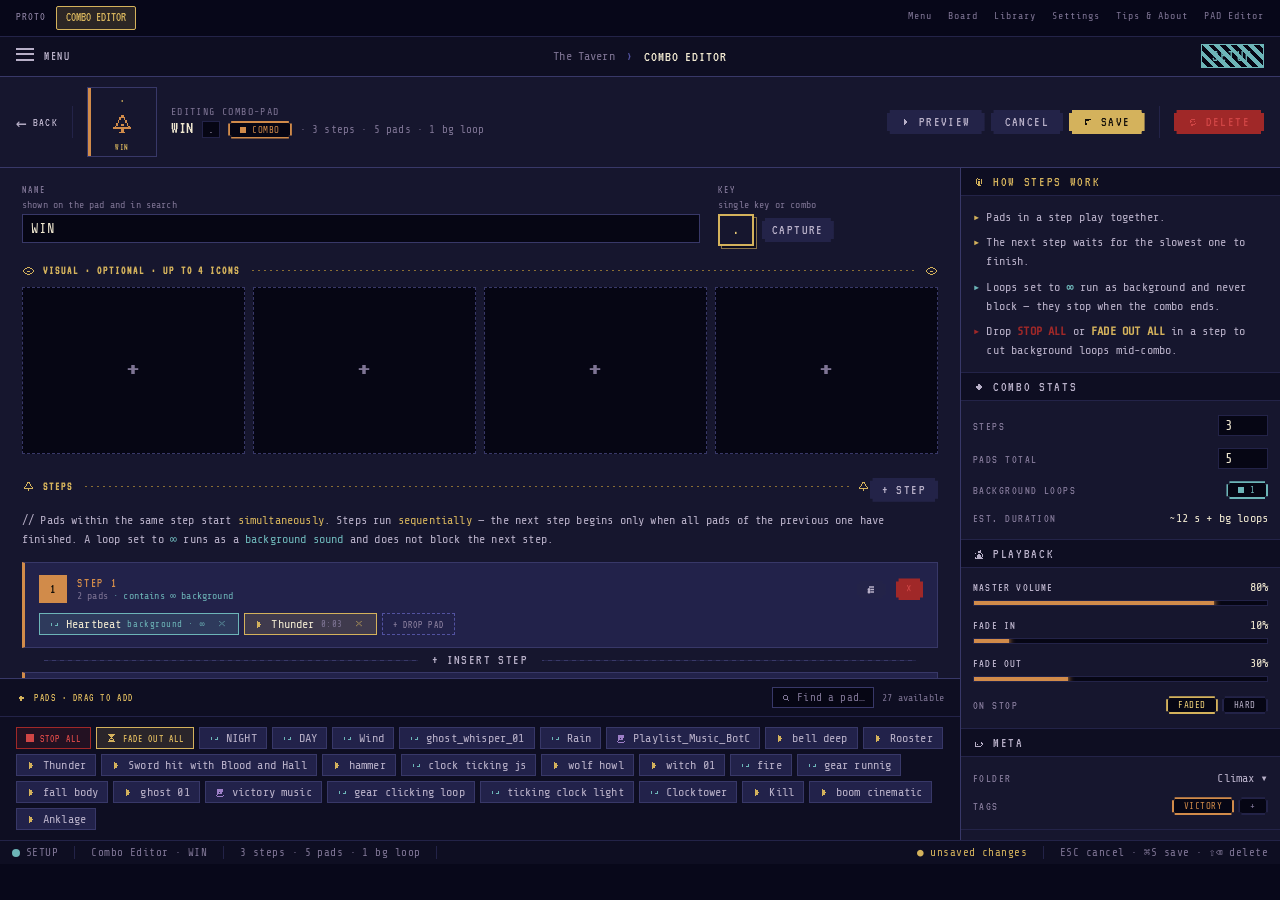
<file: prototype/combo-editor.html>
<!DOCTYPE html>
<html lang="en">
<head>
<meta charset="UTF-8">
<meta name="viewport" content="width=device-width, initial-scale=1.0, user-scalable=no">
<title>SoS — Combo Editor Prototype</title>
<style>
/* ── FONTS ── */
@font-face{font-family:'Press Start 2P';font-display:swap;src:url('../fonts/press-start-2p.woff2') format('woff2')}
@font-face{font-family:'Share Tech Mono';font-display:swap;src:url('../fonts/share-tech-mono.woff2') format('woff2')}
@font-face{font-family:'VT323';font-display:swap;src:url('../fonts/vt323.woff2') format('woff2')}

/* ── TOKENS ── */
:root {
  --night:#08081A; --deep:#0E0E22; --surface:#16162E; --raised:#22224A; --top:#2D2D60; --sunk:#060614;
  --border:#383868; --border-soft:#232348; --border-strong:#5252A0; --border-gold:#C9A84C; --border-blood:#A02828;
  --text:#F0E8D0; --text-strong:#FFFFFF; --text-dim:#B8B0C8; --text-mute:#7E7494; --text-on-gold:#14100A;
  --gold:#D4B25C; --gold-bright:#F5D57A; --gold-dim:#8A6E34; --gold-soft:rgba(212,178,92,.18);
  --flame:#E8821E; --blood:#A02828; --blood-bright:#D04545; --blood-soft:rgba(160,40,40,.18);
  --pad-single:#D4B25C; --pad-loop:#6DB5B8; --pad-playlist:#9D7FC7; --pad-combo:#D18B4A;
  --pad-single-soft:rgba(212,178,92,.16); --pad-loop-soft:rgba(109,181,184,.16);
  --pad-playlist-soft:rgba(157,127,199,.16); --pad-combo-soft:rgba(209,139,74,.16);
  --mode-setup:#6DB5B8; --mode-game:#D4B25C;
  --font-display:"Press Start 2P","VT323",monospace;
  --font-ui:"VT323","Share Tech Mono",monospace;
  --font-mono:"Share Tech Mono","VT323",monospace;
  --fs-xs:12px; --fs-sm:14px; --fs-md:16px;
  --space-1:4px; --space-2:8px; --space-3:12px; --space-4:16px; --space-5:20px;
}

/* ── RESET ── */
*{box-sizing:border-box;margin:0;padding:0;-webkit-tap-highlight-color:transparent}
html,body{width:100%;height:100%;overflow:hidden}
body{background:var(--night);color:var(--text);font-family:var(--font-mono);user-select:none;padding-top:36px}

/* ── SB BASE ── */
.sb{font-family:var(--font-mono);color:var(--text);height:100%;width:100%;box-sizing:border-box;overflow:hidden;position:relative;letter-spacing:.01em;-webkit-font-smoothing:antialiased}
.sb *,.sb *::before,.sb *::after{box-sizing:border-box}
.sb ::-webkit-scrollbar{width:8px;height:8px}
.sb ::-webkit-scrollbar-thumb{background:var(--border)}
.sb ::-webkit-scrollbar-track{background:var(--sunk)}
.sb-pix,.sb-btn,.sb-pill{
  --pix-step:5px;--pix-thick:2px;--pix-bg:var(--surface);--pix-border:var(--border);
  background:linear-gradient(var(--pix-bg),var(--pix-bg)) padding-box,linear-gradient(var(--pix-border),var(--pix-border)) border-box;
  border:var(--pix-thick) solid transparent;border-radius:0;
  clip-path:polygon(0 var(--pix-step),var(--pix-step) var(--pix-step),var(--pix-step) 0,calc(100% - var(--pix-step)) 0,calc(100% - var(--pix-step)) var(--pix-step),100% var(--pix-step),100% calc(100% - var(--pix-step)),calc(100% - var(--pix-step)) calc(100% - var(--pix-step)),calc(100% - var(--pix-step)) 100%,var(--pix-step) 100%,var(--pix-step) calc(100% - var(--pix-step)),0 calc(100% - var(--pix-step)))
}
.sb-btn{--pix-step:4px;display:inline-flex;align-items:center;justify-content:center;gap:var(--space-2);font-family:var(--font-ui);font-size:var(--fs-md);text-transform:uppercase;letter-spacing:.10em;padding:6px var(--space-5);color:var(--text);cursor:pointer}
.sb-btn:hover{--pix-border:var(--border-gold)}
.sb-btn-primary{--pix-border:var(--border-gold);color:var(--gold)}
.sb-btn-filled{--pix-bg:var(--gold);--pix-border:var(--gold);color:var(--text-on-gold)}
.sb-btn-ghost{--pix-bg:transparent;--pix-border:var(--border-soft);color:var(--text-dim)}
.sb-btn-danger{--pix-bg:transparent;--pix-border:var(--border-blood);color:var(--blood-bright)}
.sb-btn-sm{--pix-step:3px;font-size:var(--fs-sm);padding:3px var(--space-3)}
.sb-pill{--pix-step:3px;display:inline-flex;align-items:center;gap:6px;font-family:var(--font-mono);font-size:var(--fs-xs);letter-spacing:.06em;text-transform:uppercase;color:var(--text-dim);--pix-bg:var(--sunk);--pix-border:var(--border-soft);padding:2px 10px}
.sb-pill .sb-dot{width:6px;height:6px;background:var(--text-mute);display:inline-block;flex-shrink:0}
.sb-pill.is-on{--pix-border:var(--gold);color:var(--gold-bright)}
.sb-pill.is-on .sb-dot{background:var(--gold);box-shadow:0 0 6px var(--gold)}
.sb-pill.is-loop{--pix-border:var(--pad-loop);color:var(--pad-loop)}
.sb-pill.is-loop .sb-dot{background:var(--pad-loop)}
.sb-pill.is-combo{--pix-border:var(--pad-combo);color:var(--pad-combo)}
.sb-pill.is-combo .sb-dot{background:var(--pad-combo)}
.sb-panel-header{display:flex;align-items:center;gap:var(--space-2);height:28px;padding:0 var(--space-3);background:var(--deep);border-bottom:1px solid var(--border-soft);font-family:var(--font-ui);font-size:var(--fs-sm);letter-spacing:.12em;text-transform:uppercase;color:var(--text-dim);flex-shrink:0}
.sb-panel-header.is-active{color:var(--gold)}
.sb-status-bar{display:flex;align-items:center;gap:var(--space-4);height:24px;padding:0 var(--space-3);background:var(--deep);border-top:1px solid var(--border-soft);font-family:var(--font-mono);font-size:11px;color:var(--text-mute);letter-spacing:.04em;flex-shrink:0}
.sb-status-section{display:flex;align-items:center;gap:6px;padding-right:var(--space-4);border-right:1px solid var(--border-soft)}
.sb-mode-badge{display:inline-flex;align-items:center;gap:6px;font-family:var(--font-ui);font-size:var(--fs-md);text-transform:uppercase;letter-spacing:.14em;padding:3px 10px}
.sb-mode-badge.is-setup{background:repeating-linear-gradient(45deg,var(--mode-setup) 0 4px,transparent 4px 8px),var(--sunk);color:var(--mode-setup);border:1px solid var(--mode-setup)}
.sb-slider{position:relative;height:6px;background:var(--sunk);border:1px solid var(--border-soft);overflow:hidden}
.sb-slider-fill{position:absolute;inset:0 auto 0 0;background:var(--gold)}
.sb-slider-thumb{position:absolute;top:50%;width:12px;height:12px;background:var(--gold);transform:translate(-50%,-50%);box-shadow:0 0 6px var(--gold-bright)}
.sb-num{display:inline-flex;align-items:center;justify-content:space-between;min-width:50px;padding:2px 6px;background:var(--sunk);border:1px solid var(--border-soft);font-family:var(--font-mono);font-size:var(--fs-sm);color:var(--text)}
.sb-inspector{background:var(--surface);border-left:1px solid var(--border);display:flex;flex-direction:column;overflow:auto}
.sb-inspector-section{padding:var(--space-3);border-bottom:1px solid var(--border-soft)}

/* ── LAYOUT ── */
#app{display:flex;flex-direction:column;height:calc(100% - 36px);background:var(--night)}
#ce-top-bar{display:grid;grid-template-columns:180px 1fr 180px;align-items:center;gap:12px;padding:8px 16px;background:var(--deep);border-bottom:1px solid var(--border);flex-shrink:0}
#ce-toolbar{display:flex;align-items:center;gap:14px;padding:10px 16px;background:var(--surface);border-bottom:1px solid var(--border);box-shadow:0 2px 0 rgba(0,0,0,.3);flex-shrink:0}
#ce-body{display:grid;grid-template-columns:1fr 320px;flex:1;min-height:0;overflow:hidden}
#ce-main{background:var(--surface);display:flex;flex-direction:column;min-height:0}
#ce-scroll{flex:1;min-height:0;overflow:auto;padding:16px 22px}
#ce-palette{border-top:1px solid var(--border);background:var(--deep);max-height:168px;display:flex;flex-direction:column;flex-shrink:0}
.ce-palette-header{display:flex;align-items:center;gap:8px;padding:8px 16px;border-bottom:1px solid var(--border-soft);flex-shrink:0}
#ce-palette-chips{padding:10px 16px;display:flex;flex-wrap:wrap;gap:5px;overflow:auto}

/* ── INPUT ── */
.ce-input{width:100%;padding:6px 8px;background:var(--sunk);border:1px solid var(--border);color:var(--text);font-family:var(--font-mono);font-size:14px;outline:none}
.ce-input:focus{border-color:var(--border-strong)}
.ce-field{display:flex;flex-direction:column;gap:4px}
.ce-field-label{font-family:var(--font-ui);font-size:11px;color:var(--text-mute);letter-spacing:.18em}
.ce-field-hint{font-family:var(--font-mono);font-size:10px;color:var(--text-mute)}

/* ── PROTOTYPE BAR ── */
#proto-bar{position:fixed;top:0;left:0;right:0;z-index:200;display:flex;gap:4px;padding:6px 10px;background:rgba(8,8,26,.9);border-bottom:1px solid var(--border-soft);backdrop-filter:blur(8px)}
.pb-btn{background:transparent;border:1px solid var(--border-soft);color:var(--text-mute);font-family:var(--font-ui);font-size:13px;padding:2px 9px;cursor:pointer;border-radius:2px;transition:all .15s;line-height:1.4}
.pb-btn:hover{border-color:var(--gold);color:var(--gold)}
.pb-btn.active{border-color:var(--gold);color:var(--gold);background:var(--gold-soft)}
.pb-sep{flex:1}
.pb-link{color:var(--text-mute);font-family:var(--font-mono);font-size:10px;letter-spacing:1px;text-decoration:none;padding:4px 6px}
.pb-link:hover{color:var(--text-dim)}
</style>
</head>
<body>

<!-- ── PROTOTYPE CONTROLS ── -->
<div id="proto-bar">
  <span style="font-family:var(--font-ui);font-size:12px;color:var(--text-mute);padding:4px 6px;letter-spacing:1px">PROTO</span>
  <button class="pb-btn active">COMBO EDITOR</button>
  <span class="pb-sep"></span>
  <a class="pb-link" href="menu.html">Menu</a>
  <a class="pb-link" href="board.html">Board</a>
  <a class="pb-link" href="library.html">Library</a>
  <a class="pb-link" href="settings.html">Settings</a>
  <a class="pb-link" href="tips-about.html">Tips &amp; About</a>
  <a class="pb-link" href="pad-editor.html">PAD Editor</a>
</div>

<!-- ══════════════ COMBO EDITOR APP ══════════════ -->
<div id="app" class="sb">

  <!-- ── TOP BAR ── -->
  <div id="ce-top-bar">
    <div style="display:flex;align-items:center;gap:10px">
      <div style="color:var(--text-dim);cursor:pointer">
        <svg width="18" height="13" viewBox="0 0 18 13" fill="currentColor"><rect x="0" y="0" width="18" height="2"/><rect x="0" y="5" width="18" height="2"/><rect x="0" y="11" width="18" height="2"/></svg>
      </div>
      <span style="font-family:var(--font-ui);font-size:13px;color:var(--text-dim);letter-spacing:.12em">MENU</span>
    </div>
    <div style="display:flex;align-items:center;justify-content:center;gap:10px">
      <span style="font-family:var(--font-mono);font-size:12px;color:var(--text-mute)">The Tavern</span>
      <span style="color:var(--border-strong)">›</span>
      <span style="font-family:var(--font-ui);font-size:15px;color:var(--text);letter-spacing:.06em">COMBO EDITOR</span>
    </div>
    <div style="display:flex;align-items:center;justify-content:flex-end">
      <span class="sb-mode-badge is-setup">SETUP</span>
    </div>
  </div>

  <!-- ── STICKY EDITOR TOOLBAR ── -->
  <div id="ce-toolbar">
    <div style="display:flex;align-items:center;gap:6px;color:var(--text-dim);cursor:pointer">
      <span style="font-size:18px">←</span>
      <span style="font-family:var(--font-ui);font-size:12px;letter-spacing:.1em">BACK</span>
    </div>
    <div style="width:1px;height:32px;background:var(--border-soft)"></div>
    <div id="toolbar-minipad"></div>
    <div style="flex:1;min-width:0">
      <div style="font-family:var(--font-mono);font-size:10px;color:var(--text-mute);letter-spacing:.14em;text-transform:uppercase;margin-bottom:2px">EDITING COMBO-PAD</div>
      <div style="display:flex;align-items:baseline;gap:8px;flex-wrap:wrap">
        <span style="font-family:var(--font-ui);font-size:18px;color:var(--text);letter-spacing:.04em">WIN</span>
        <span style="font-family:var(--font-mono);font-size:11px;padding:1px 5px;background:var(--sunk);border:1px solid var(--border-soft);color:var(--text-dim)">.</span>
        <span class="sb-pill is-combo" style="font-size:9px"><span class="sb-dot"></span>COMBO</span>
        <span style="font-family:var(--font-mono);font-size:11px;color:var(--text-mute)">· 3 steps · 5 pads · 1 bg loop</span>
      </div>
    </div>
    <div style="display:flex;gap:6px">
      <button class="sb-btn sb-btn-sm sb-btn-ghost" id="toolbar-preview"></button>
      <button class="sb-btn sb-btn-sm sb-btn-ghost">CANCEL</button>
      <button class="sb-btn sb-btn-sm sb-btn-filled" id="toolbar-save"></button>
    </div>
    <div style="width:1px;height:32px;background:var(--border-soft)"></div>
    <button class="sb-btn sb-btn-sm sb-btn-danger" id="toolbar-delete"></button>
  </div>

  <!-- ── BODY: LEFT + RIGHT ── -->
  <div id="ce-body">

    <!-- LEFT COLUMN -->
    <main id="ce-main">
      <div id="ce-scroll">

        <!-- Identity: NAME + KEY -->
        <div style="display:grid;grid-template-columns:1fr 220px;gap:18px;margin-bottom:18px">
          <div class="ce-field">
            <span class="ce-field-label">NAME</span>
            <span class="ce-field-hint">shown on the pad and in search</span>
            <input class="ce-input" type="text" value="WIN">
          </div>
          <div class="ce-field">
            <span class="ce-field-label">KEY</span>
            <span class="ce-field-hint">single key or combo</span>
            <div style="display:flex;align-items:center;gap:8px" id="key-field"></div>
          </div>
        </div>

        <!-- Visual icons -->
        <div id="visual-section-label"></div>
        <div style="display:grid;grid-template-columns:repeat(4,1fr);gap:8px;margin-bottom:22px">
          <div style="aspect-ratio:4/3;background:var(--sunk);border:1px dashed var(--border);display:flex;align-items:center;justify-content:center;color:var(--text-mute);font-family:var(--font-display);font-size:14px">+</div>
          <div style="aspect-ratio:4/3;background:var(--sunk);border:1px dashed var(--border);display:flex;align-items:center;justify-content:center;color:var(--text-mute);font-family:var(--font-display);font-size:14px">+</div>
          <div style="aspect-ratio:4/3;background:var(--sunk);border:1px dashed var(--border);display:flex;align-items:center;justify-content:center;color:var(--text-mute);font-family:var(--font-display);font-size:14px">+</div>
          <div style="aspect-ratio:4/3;background:var(--sunk);border:1px dashed var(--border);display:flex;align-items:center;justify-content:center;color:var(--text-mute);font-family:var(--font-display);font-size:14px">+</div>
        </div>

        <!-- Steps header -->
        <div style="display:flex;align-items:center;margin-bottom:8px">
          <div id="steps-section-label" style="flex:1"></div>
          <button class="sb-btn sb-btn-sm sb-btn-ghost" style="padding:3px 10px">+ STEP</button>
        </div>
        <div style="font-family:var(--font-mono);font-size:12px;color:var(--text-dim);line-height:1.55;margin-bottom:14px">
          // Pads within the same step start <span style="color:var(--gold)">simultaneously</span>. Steps run <span style="color:var(--gold)">sequentially</span> — the next step begins only when all pads of the previous one have finished. A loop set to <span style="color:var(--pad-loop)">∞</span> runs as a <span style="color:var(--pad-loop)">background sound</span> and does not block the next step.
        </div>

        <!-- Steps list (JS-filled) -->
        <div id="steps-list" style="display:flex;flex-direction:column"></div>

        <!-- Trailing add -->
        <button class="sb-btn sb-btn-sm sb-btn-ghost" style="margin-top:14px;padding:8px 14px">
          <span style="font-family:var(--font-display);font-size:11px;margin-right:4px">+</span> ADD STEP
        </button>
      </div>

      <!-- DRAG-FROM PALETTE (pinned bottom) -->
      <div id="ce-palette">
        <div class="ce-palette-header">
          <span id="palette-icon"></span>
          <span style="font-family:var(--font-ui);font-size:11px;color:var(--gold);letter-spacing:.14em">PADS · DRAG TO ADD</span>
          <div style="flex:1"></div>
          <div style="display:flex;align-items:center;gap:6px;padding:3px 8px;background:var(--sunk);border:1px solid var(--border);color:var(--text-mute)">
            <span id="palette-search-icon"></span>
            <span style="font-family:var(--font-mono);font-size:11px">Find a pad…</span>
          </div>
          <span style="font-family:var(--font-mono);font-size:10px;color:var(--text-mute)">27 available</span>
        </div>
        <div id="ce-palette-chips"></div>
      </div>
    </main>

    <!-- RIGHT: INSPECTOR -->
    <aside class="sb-inspector">

      <!-- HOW STEPS WORK -->
      <div class="sb-panel-header is-active">
        <span id="insp-icon-info"></span>
        HOW STEPS WORK
      </div>
      <div class="sb-inspector-section">
        <div style="font-family:var(--font-mono);font-size:12px;color:var(--text-dim);line-height:1.6;display:flex;flex-direction:column;gap:6px">
          <div style="display:flex;gap:6px;align-items:flex-start">
            <span style="color:var(--gold)">▸</span>
            <span>Pads in a step play together.</span>
          </div>
          <div style="display:flex;gap:6px;align-items:flex-start">
            <span style="color:var(--gold)">▸</span>
            <span>The next step waits for the slowest one to finish.</span>
          </div>
          <div style="display:flex;gap:6px;align-items:flex-start">
            <span style="color:var(--pad-loop)">▸</span>
            <span>Loops set to <b style="color:var(--pad-loop)">∞</b> run as background and never block — they stop when the combo ends.</span>
          </div>
          <div style="display:flex;gap:6px;align-items:flex-start">
            <span style="color:var(--blood)">▸</span>
            <span>Drop <b style="color:var(--blood)">STOP ALL</b> or <b style="color:var(--gold)">FADE OUT ALL</b> in a step to cut background loops mid-combo.</span>
          </div>
        </div>
      </div>

      <!-- COMBO STATS -->
      <div class="sb-panel-header">
        <span id="insp-icon-diamond"></span>
        COMBO STATS
      </div>
      <div class="sb-inspector-section" style="display:flex;flex-direction:column;gap:8px">
        <div style="display:flex;align-items:center;padding:2px 0;gap:8px">
          <span style="flex:1;font-family:var(--font-ui);font-size:12px;color:var(--text-mute);letter-spacing:.12em">STEPS</span>
          <span class="sb-num">3</span>
        </div>
        <div style="display:flex;align-items:center;padding:2px 0;gap:8px">
          <span style="flex:1;font-family:var(--font-ui);font-size:12px;color:var(--text-mute);letter-spacing:.12em">PADS TOTAL</span>
          <span class="sb-num">5</span>
        </div>
        <div style="display:flex;align-items:center;padding:2px 0;gap:8px">
          <span style="flex:1;font-family:var(--font-ui);font-size:12px;color:var(--text-mute);letter-spacing:.12em">BACKGROUND LOOPS</span>
          <span class="sb-pill is-loop" style="font-size:9px"><span class="sb-dot"></span>1</span>
        </div>
        <div style="display:flex;align-items:center;padding:2px 0;gap:8px">
          <span style="flex:1;font-family:var(--font-ui);font-size:12px;color:var(--text-mute);letter-spacing:.12em">EST. DURATION</span>
          <span style="font-family:var(--font-mono);font-size:12px;color:var(--text)">~12 s + bg loops</span>
        </div>
      </div>

      <!-- PLAYBACK -->
      <div class="sb-panel-header">
        <span id="insp-icon-potion"></span>
        PLAYBACK
      </div>
      <div class="sb-inspector-section" style="display:flex;flex-direction:column;gap:12px">
        <div id="insp-slider-vol"></div>
        <div id="insp-slider-fadein"></div>
        <div id="insp-slider-fadeout"></div>
        <div style="display:flex;align-items:center;padding:2px 0;gap:8px">
          <span style="flex:1;font-family:var(--font-ui);font-size:12px;color:var(--text-mute);letter-spacing:.12em">ON STOP</span>
          <div style="display:flex;gap:4px">
            <span class="sb-pill is-on" style="font-size:9px">FADED</span>
            <span class="sb-pill" style="font-size:9px">HARD</span>
          </div>
        </div>
      </div>

      <!-- META -->
      <div class="sb-panel-header">
        <span id="insp-icon-tag"></span>
        META
      </div>
      <div class="sb-inspector-section" style="display:flex;flex-direction:column;gap:8px">
        <div style="display:flex;align-items:center;padding:2px 0;gap:8px">
          <span style="flex:1;font-family:var(--font-ui);font-size:12px;color:var(--text-mute);letter-spacing:.12em">FOLDER</span>
          <span style="font-family:var(--font-mono);font-size:12px;color:var(--text-dim)">Climax ▾</span>
        </div>
        <div style="display:flex;align-items:center;padding:2px 0;gap:8px">
          <span style="flex:1;font-family:var(--font-ui);font-size:12px;color:var(--text-mute);letter-spacing:.12em">TAGS</span>
          <div style="display:flex;gap:4px;flex-wrap:wrap">
            <span class="sb-pill is-combo" style="font-size:9px">victory</span>
            <span class="sb-pill" style="font-size:9px;color:var(--text-mute)">+</span>
          </div>
        </div>
      </div>
    </aside>
  </div><!-- /#ce-body -->

  <!-- ── STATUS BAR ── -->
  <div class="sb-status-bar">
    <div class="sb-status-section">
      <div style="width:8px;height:8px;background:var(--mode-setup);border-radius:50%"></div>
      SETUP
    </div>
    <div class="sb-status-section">Combo Editor · WIN</div>
    <div class="sb-status-section">3 steps · 5 pads · 1 bg loop</div>
    <div style="flex:1"></div>
    <span style="color:var(--gold)">● unsaved changes</span>
    <span style="padding-left:var(--space-4);border-left:1px solid var(--border-soft)">ESC cancel · ⌘S save · ⇧⌫ delete</span>
  </div>

</div><!-- /#app -->

<script>
/* ═══════════════════════════════════════════════════════════════
   PIXEL ICONS
═══════════════════════════════════════════════════════════════ */
(function(root){'use strict';
const ICONS=[
  {id:'flame',d:['7 1','8 1','6 2','7 2','8 2','9 2','5 3','6 3','8 3','9 3','10 3','5 4','6 4','7 4','8 4','9 4','10 4','11 4','4 5','5 5','7 5','9 5','10 5','11 5','4 6','5 6','6 6','9 6','10 6','11 6','12 6','3 7','4 7','5 7','6 7','7 7','9 7','10 7','11 7','12 7','3 8','4 8','5 8','6 8','7 8','8 8','10 8','11 8','12 8','3 9','4 9','5 9','6 9','7 9','8 9','9 9','10 9','11 9','12 9','3 10','4 10','5 10','6 10','7 10','8 10','9 10','10 10','11 10','12 10','4 11','5 11','6 11','7 11','8 11','9 11','10 11','11 11','5 12','6 12','7 12','8 12','9 12','10 12','6 13','7 13','8 13','9 13']},
  {id:'play',d:['5 3','5 4','5 5','5 6','5 7','5 8','5 9','5 10','5 11','5 12','6 4','6 5','6 6','6 7','6 8','6 9','6 10','6 11','7 5','7 6','7 7','7 8','7 9','7 10','8 6','8 7','8 8','8 9','9 7','9 8']},
  {id:'loop',d:['5 4','6 4','7 4','8 4','9 4','10 4','4 5','11 5','3 6','12 6','3 7','12 7','11 7','3 8','12 8','10 8','3 9','12 9','9 9','10 9','11 9','4 10','11 10','5 11','6 11','7 11','8 11','9 11','10 11']},
  {id:'save',d:['3 3','4 3','5 3','6 3','7 3','8 3','9 3','10 3','11 3','3 4','11 4','12 4','3 5','5 5','6 5','7 5','8 5','12 5','3 6','5 6','7 6','12 6','3 7','12 7','3 8','12 8','3 9','5 9','6 9','7 9','8 9','9 9','12 9','3 10','5 10','9 10','12 10','3 11','5 11','9 11','12 11','3 12','4 12','5 12','6 12','7 12','8 12','9 12','10 12','11 12','12 12']},
  {id:'search',d:['5 3','6 3','7 3','8 3','4 4','9 4','3 5','10 5','3 6','10 6','3 7','10 7','3 8','10 8','4 9','9 9','5 10','6 10','7 10','8 10','10 10','11 11','12 11','12 12','13 12']},
  {id:'scroll',d:['3 3','4 3','5 3','6 3','7 3','8 3','9 3','10 3','11 3','2 4','12 4','3 5','4 5','5 5','6 5','7 5','8 5','9 5','10 5','11 5','3 6','5 6','6 6','7 6','8 6','9 6','10 6','11 6','3 7','5 7','7 7','8 7','9 7','11 7','3 8','5 8','6 8','7 8','8 8','9 8','10 8','11 8','3 9','5 9','6 9','7 9','8 9','9 9','11 9','3 10','11 10','3 11','4 11','5 11','6 11','7 11','8 11','9 11','10 11','11 11','2 12','12 12','3 13','4 13','5 13','6 13','7 13','8 13','9 13','10 13','11 13']},
  {id:'diamond',d:['7 4','8 4','6 5','7 5','8 5','9 5','5 6','6 6','7 6','8 6','9 6','10 6','4 7','5 7','6 7','7 7','8 7','9 7','10 7','11 7','4 8','5 8','6 8','7 8','8 8','9 8','10 8','11 8','5 9','6 9','7 9','8 9','9 9','10 9','6 10','7 10','8 10','9 10','7 11','8 11']},
  {id:'skull',d:['5 3','6 3','7 3','8 3','9 3','10 3','4 4','11 4','3 5','12 5','3 6','5 6','6 6','9 6','10 6','12 6','3 7','5 7','6 7','9 7','10 7','12 7','3 8','12 8','3 9','7 9','8 9','12 9','4 10','11 10','5 11','6 11','7 11','8 11','9 11','10 11','5 12','7 12','9 12','5 13','7 13','9 13']},
  {id:'info',d:['6 2','7 2','8 2','9 2','5 3','10 3','4 4','7 4','8 4','11 4','4 5','11 5','4 6','7 6','8 6','11 6','4 7','6 7','7 7','8 7','11 7','4 8','7 8','8 8','11 8','4 9','7 9','8 9','11 9','4 10','7 10','8 10','11 10','5 11','7 11','8 11','10 11','6 12','7 12','8 12','9 12']},
  {id:'hourglass',d:['3 2','4 2','5 2','6 2','7 2','8 2','9 2','10 2','11 2','12 2','4 3','5 3','6 3','7 3','8 3','9 3','10 3','11 3','5 4','6 4','7 4','8 4','9 4','10 4','6 5','7 5','8 5','9 5','7 6','8 6','6 7','7 7','8 7','9 7','5 8','6 8','9 8','10 8','4 9','5 9','10 9','11 9','4 10','5 10','6 10','7 10','8 10','9 10','10 10','11 10','3 11','4 11','5 11','6 11','7 11','8 11','9 11','10 11','11 11','12 11','3 12','4 12','5 12','6 12','7 12','8 12','9 12','10 12','11 12','12 12']},
  {id:'potion',d:['6 2','7 2','8 2','9 2','6 3','9 3','6 4','7 4','8 4','9 4','6 5','7 5','8 5','9 5','4 6','5 6','6 6','7 6','8 6','9 6','10 6','11 6','3 7','11 7','2 8','7 8','8 8','12 8','2 9','5 9','6 9','7 9','8 9','9 9','10 9','12 9','2 10','5 10','6 10','7 10','8 10','9 10','10 10','12 10','2 11','5 11','6 11','7 11','8 11','9 11','10 11','12 11','3 12','5 12','6 12','7 12','8 12','9 12','10 12','11 12','3 13','4 13','5 13','6 13','7 13','8 13','9 13','10 13','11 13','12 13']},
  {id:'eye',d:['6 4','7 4','8 4','9 4','4 5','5 5','10 5','11 5','2 6','3 6','12 6','13 6','1 7','14 7','1 8','6 8','7 8','8 8','9 8','14 8','1 9','6 9','7 9','8 9','9 9','14 9','2 10','3 10','12 10','13 10','4 11','5 11','10 11','11 11','6 12','7 12','8 12','9 12']},
  {id:'rune',d:['7 2','8 2','6 3','7 3','8 3','9 3','6 4','9 4','5 5','10 5','5 6','10 6','4 7','11 7','4 8','7 8','8 8','11 8','3 9','12 9','2 10','3 10','4 10','5 10','6 10','7 10','8 10','9 10','10 10','11 10','12 10','13 10','7 11','8 11','7 12','8 12','6 13','7 13','8 13','9 13']},
  {id:'tag',d:['3 6','4 6','5 6','6 6','7 6','8 6','9 6','10 6','3 7','10 7','11 7','3 8','11 8','12 8','3 9','12 9','3 10','11 10','12 10','3 11','10 11','11 11','3 12','4 12','5 12','6 12','7 12','8 12','9 12','10 12','5 9','6 9']},
];
const BY_ID={};for(let i=0;i<ICONS.length;i++)BY_ID[ICONS[i].id]=ICONS[i];
function pixelIcon(id,size,color){size=size||16;color=color||'currentColor';const def=BY_ID[id];if(!def)return`<svg width="${size}" height="${size}" viewBox="0 0 16 16"></svg>`;let r='';for(let i=0;i<def.d.length;i++){const p=def.d[i].split(' ');r+=`<rect x="${p[0]}" y="${p[1]}" width="1" height="1" fill="${color}"/>`}return`<svg width="${size}" height="${size}" viewBox="0 0 16 16" shape-rendering="crispEdges" style="display:block">${r}</svg>`}
root.pixelIcon=pixelIcon;
})(window);

/* ═══════════════════════════════════════════════════════════════
   HELPERS
═══════════════════════════════════════════════════════════════ */
function pi(id,size,color){return pixelIcon(id,size,color)}

function sectionLabel(glyph,text){
  return`<div style="display:flex;align-items:center;gap:8px;margin:4px 0 10px">
    ${pi(glyph,13,'var(--gold)')}
    <span style="font-family:var(--font-ui);font-size:11px;color:var(--gold);letter-spacing:.18em;text-transform:uppercase;font-weight:bold">${text}</span>
    <div style="flex:1;height:1px;background-image:repeating-linear-gradient(90deg,var(--gold-dim) 0,var(--gold-dim) 2px,transparent 2px,transparent 6px);margin-left:4px"></div>
    ${pi(glyph,13,'var(--gold)')}
  </div>`;
}

function miniPad(type,name,hk){
  const c=`var(--pad-${type})`;
  const iconName=type==='single'?'flame':type==='loop'?'loop':type==='playlist'?'scroll':'rune';
  const hkEl=hk?`<div style="font-family:var(--font-ui);font-size:11px;color:var(--gold)">${hk}</div>`:'<div></div>';
  return`<div style="width:70px;height:70px;background:var(--surface);border:1px solid var(--border);position:relative;display:flex;flex-direction:column;align-items:center;justify-content:space-between;padding:5px 4px 4px;flex-shrink:0">
    <div style="position:absolute;top:0;bottom:0;left:0;width:3px;background:${c}"></div>
    ${hkEl}
    <div style="color:${c}">${pi(iconName,24,c)}</div>
    <div style="font-family:var(--font-ui);font-size:9px;color:var(--gold);letter-spacing:.04em">${name}</div>
  </div>`;
}

function keyCap(text,kind){
  const W=text.length>4;
  const C={game:{stroke:'var(--gold)',text:'var(--gold-bright)',face:'var(--surface)'}}[kind]
    ||{stroke:'var(--border-strong)',text:'var(--text)',face:'var(--raised)'};
  return`<div style="display:inline-block;position:relative;min-width:${W?96:36}px">
    <div style="position:absolute;top:3px;left:3px;right:-3px;bottom:-3px;background:var(--sunk);border:1px solid ${C.stroke};opacity:.6;z-index:0"></div>
    <div style="position:relative;z-index:1;padding:${W?'8px 14px':'6px 8px'};min-height:32px;background:${C.face};border:2px solid ${C.stroke};color:${C.text};font-family:var(--font-ui);font-size:14px;letter-spacing:.06em;display:flex;align-items:center;justify-content:center;text-align:center;line-height:1">${text}</div>
  </div>`;
}

function labelSlider(label,pct,color){
  return`<div style="display:flex;flex-direction:column;gap:6px">
    <div style="display:flex;align-items:center;justify-content:space-between">
      <span style="font-family:var(--font-ui);font-size:12px;color:var(--text-dim);letter-spacing:.1em">${label}</span>
      <span style="font-family:var(--font-mono);font-size:12px;color:var(--text)">${Math.round(pct*100)}%</span>
    </div>
    <div class="sb-slider">
      <div class="sb-slider-fill" style="width:${pct*100}%;background:${color}"></div>
      <div class="sb-slider-thumb" style="left:${pct*100}%;background:${color};box-shadow:0 0 6px ${color}"></div>
    </div>
  </div>`;
}

function chipX(color){
  return`<span style="margin-left:4px;width:14px;height:14px;display:inline-flex;align-items:center;justify-content:center;color:${color};opacity:.65;font-family:var(--font-display);font-size:9px;line-height:1;cursor:pointer">×</span>`;
}

function padChip(pad,inStep){
  if(pad.kind==='stop'){
    return`<div style="display:inline-flex;align-items:center;gap:6px;padding:3px 9px;background:rgba(160,40,40,.14);border:1px solid var(--blood);${inStep?'':'cursor:grab'}">
      <span style="width:8px;height:8px;background:var(--blood-bright);display:inline-block;flex-shrink:0"></span>
      <span style="font-family:var(--font-ui);font-size:11px;color:var(--blood-bright);letter-spacing:.1em">STOP ALL</span>
      ${inStep?chipX('var(--blood)'):''}
    </div>`;
  }
  if(pad.kind==='fade'){
    return`<div style="display:inline-flex;align-items:center;gap:6px;padding:3px 9px;background:rgba(212,178,92,.14);border:1px solid var(--gold);${inStep?'':'cursor:grab'}">
      ${pi('hourglass',11,'var(--gold)')}
      <span style="font-family:var(--font-ui);font-size:11px;color:var(--gold);letter-spacing:.1em">FADE OUT ALL</span>
      ${inStep?chipX('var(--gold)'):''}
    </div>`;
  }
  const color=`var(--pad-${pad.kind})`;
  const iconName=pad.kind==='loop'?'loop':pad.kind==='playlist'?'scroll':pad.kind==='combo'?'rune':'play';
  const borderC=inStep?color:'var(--border)';
  const bgC=inStep?`var(--pad-${pad.kind}-soft)`:'var(--raised)';
  const noteEl=inStep&&pad.note?`<span style="font-family:var(--font-mono);font-size:9px;color:${pad.note.includes('∞')?'var(--pad-loop)':'var(--text-mute)'};letter-spacing:.06em">${pad.note}</span>`:'';
  return`<div style="display:inline-flex;align-items:center;gap:6px;padding:3px 9px;background:${bgC};border:1px solid ${borderC};${inStep?'':'cursor:grab'}">
    ${pi(iconName,11,color)}
    <span style="font-family:var(--font-mono);font-size:12px;color:${inStep?'var(--text)':'var(--text-dim)'}">${pad.name}</span>
    ${noteEl}
    ${inStep?chipX(color):''}
  </div>`;
}

function stepBlock(step,idx){
  const hasLoop=step.pads.some(p=>p.kind==='loop');
  return`<div style="background:var(--raised);border:1px solid var(--border);border-left:3px solid var(--pad-combo);padding:12px 14px;display:flex;flex-direction:column;gap:10px">
    <div style="display:flex;align-items:center;gap:10px">
      <div style="width:28px;height:28px;background:var(--pad-combo);color:var(--text-on-gold);display:flex;align-items:center;justify-content:center;font-family:var(--font-ui);font-size:14px;flex-shrink:0">${idx}</div>
      <div>
        <div style="font-family:var(--font-ui);font-size:13px;color:var(--pad-combo);letter-spacing:.14em">STEP ${idx}</div>
        <div style="font-family:var(--font-mono);font-size:10px;color:var(--text-mute)">${step.pads.length} pad${step.pads.length===1?'':'s'}${hasLoop?'<span style="color:var(--pad-loop)"> · contains ∞ background</span>':''}</div>
      </div>
      <div style="flex:1"></div>
      <button class="sb-btn sb-btn-sm sb-btn-ghost" style="padding:2px 8px">
        <svg width="9" height="9" viewBox="0 0 9 9" fill="none" stroke="currentColor" stroke-width="1.4"><line x1="2" y1="2" x2="7" y2="2"/><circle cx="2" cy="4.5" r=".8" fill="currentColor"/><line x1="3.5" y1="4.5" x2="7" y2="4.5"/><circle cx="2" cy="7" r=".8" fill="currentColor"/><line x1="3.5" y1="7" x2="7" y2="7"/></svg>
      </button>
      <button class="sb-btn sb-btn-sm sb-btn-danger" style="padding:2px 8px">×</button>
    </div>
    <div style="display:flex;flex-wrap:wrap;gap:5px">
      ${step.pads.map(p=>padChip(p,true)).join('')}
      <button style="padding:4px 10px;border:1px dashed var(--border-strong);color:var(--text-mute);background:transparent;font-family:var(--font-ui);font-size:11px;letter-spacing:.1em;cursor:pointer">+ DROP PAD</button>
    </div>
  </div>`;
}

function insertStepDivider(){
  return`<div style="position:relative;height:24px;display:flex;align-items:center;justify-content:center">
    <div style="position:absolute;left:22px;right:22px;top:50%;height:1px;background:var(--border-soft);background-image:repeating-linear-gradient(90deg,var(--border) 0 4px,transparent 4px 8px)"></div>
    <button class="sb-btn sb-btn-sm sb-btn-ghost" style="padding:2px 12px;position:relative;background:var(--surface);z-index:1">+ INSERT STEP</button>
  </div>`;
}

/* ═══════════════════════════════════════════════════════════════
   DATA
═══════════════════════════════════════════════════════════════ */
const STEPS=[
  {id:1,pads:[
    {kind:'loop',    name:'Heartbeat', note:'background · ∞'},
    {kind:'single',  name:'Thunder',   note:'0:03'},
  ]},
  {id:2,pads:[
    {kind:'single',  name:'bell deep', note:'0:06'},
  ]},
  {id:3,pads:[
    {kind:'playlist',name:'victory music',              note:'list · 3:24'},
    {kind:'single',  name:'crowd applause cheers double',note:'0:05'},
  ]},
];

const PAD_LIBRARY=[
  {kind:'stop',     name:'STOP ALL'},
  {kind:'fade',     name:'FADE OUT ALL'},
  {kind:'loop',     name:'NIGHT'},
  {kind:'loop',     name:'DAY'},
  {kind:'loop',     name:'Wind'},
  {kind:'loop',     name:'ghost_whisper_01'},
  {kind:'loop',     name:'Rain'},
  {kind:'playlist', name:'Playlist_Music_BotC'},
  {kind:'single',   name:'bell deep'},
  {kind:'single',   name:'Rooster'},
  {kind:'single',   name:'Thunder'},
  {kind:'single',   name:'Sword hit with Blood and Hall'},
  {kind:'single',   name:'hammer'},
  {kind:'loop',     name:'clock ticking js'},
  {kind:'single',   name:'wolf howl'},
  {kind:'single',   name:'witch 01'},
  {kind:'loop',     name:'fire'},
  {kind:'loop',     name:'gear runnig'},
  {kind:'single',   name:'fall body'},
  {kind:'single',   name:'ghost 01'},
  {kind:'playlist', name:'victory music'},
  {kind:'loop',     name:'gear clicking loop'},
  {kind:'loop',     name:'ticking clock light'},
  {kind:'loop',     name:'Clocktower'},
  {kind:'single',   name:'Kill'},
  {kind:'single',   name:'boom cinematic'},
  {kind:'single',   name:'Anklage'},
];

/* ═══════════════════════════════════════════════════════════════
   INIT — inject all dynamic content
═══════════════════════════════════════════════════════════════ */

// Toolbar MiniPad
document.getElementById('toolbar-minipad').innerHTML=miniPad('combo','WIN','.');

// Toolbar buttons with icons
document.getElementById('toolbar-preview').innerHTML=pi('play',10,'currentColor')+' PREVIEW';
document.getElementById('toolbar-save').innerHTML=pi('save',10,'var(--text-on-gold)')+' SAVE';
document.getElementById('toolbar-delete').innerHTML=pi('skull',10,'currentColor')+' DELETE';

// Key field
document.getElementById('key-field').innerHTML=keyCap('.','game')+'<button class="sb-btn sb-btn-sm sb-btn-ghost" style="padding:3px 8px">CAPTURE</button>';

// Section labels
document.getElementById('visual-section-label').innerHTML=sectionLabel('eye','VISUAL · optional · up to 4 icons');
document.getElementById('steps-section-label').innerHTML=sectionLabel('rune','STEPS');

// Palette icons
document.getElementById('palette-icon').innerHTML=pi('diamond',10,'var(--gold)');
document.getElementById('palette-search-icon').innerHTML=pi('search',10,'currentColor');

// Inspector panel header icons
document.getElementById('insp-icon-info').innerHTML=pi('info',12,'currentColor');
document.getElementById('insp-icon-diamond').innerHTML=pi('diamond',12,'currentColor');
document.getElementById('insp-icon-potion').innerHTML=pi('potion',12,'currentColor');
document.getElementById('insp-icon-tag').innerHTML=pi('tag',12,'currentColor');

// Inspector sliders
document.getElementById('insp-slider-vol').innerHTML=labelSlider('MASTER VOLUME',0.80,'var(--pad-combo)');
document.getElementById('insp-slider-fadein').innerHTML=labelSlider('FADE IN',0.10,'var(--pad-combo)');
document.getElementById('insp-slider-fadeout').innerHTML=labelSlider('FADE OUT',0.30,'var(--pad-combo)');

// Step blocks
const stepsEl=document.getElementById('steps-list');
stepsEl.innerHTML=STEPS.map((s,i)=>
  stepBlock(s,i+1)+(i<STEPS.length-1?insertStepDivider():'')
).join('');

// Palette chips
document.getElementById('ce-palette-chips').innerHTML=PAD_LIBRARY.map(p=>padChip(p,false)).join('');
</script>
</body>
</html>
</file>
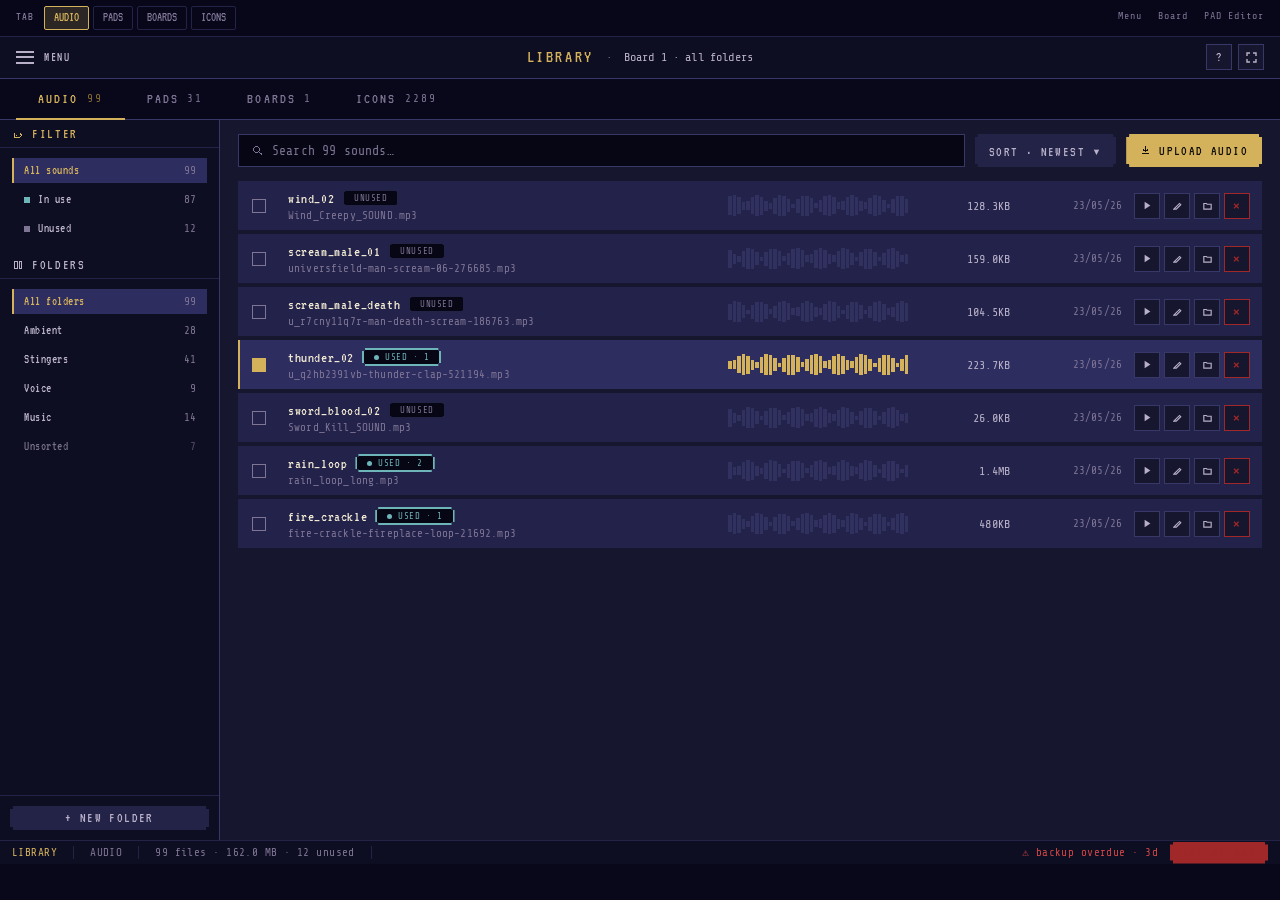
<file: prototype/library.html>
<!DOCTYPE html>
<html lang="en">
<head>
<meta charset="UTF-8">
<meta name="viewport" content="width=device-width, initial-scale=1.0, user-scalable=no">
<title>SoS — Library Prototype</title>
<style>
/* ── FONTS ── */
@font-face{font-family:'Press Start 2P';font-display:swap;src:url('../fonts/press-start-2p.woff2') format('woff2')}
@font-face{font-family:'Share Tech Mono';font-display:swap;src:url('../fonts/share-tech-mono.woff2') format('woff2')}
@font-face{font-family:'VT323';font-display:swap;src:url('../fonts/vt323.woff2') format('woff2')}

/* ── TOKENS ── */
:root {
  --night:#08081A; --deep:#0E0E22; --surface:#16162E; --raised:#22224A; --top:#2D2D60; --sunk:#060614;
  --border:#383868; --border-soft:#232348; --border-strong:#5252A0; --border-gold:#C9A84C; --border-blood:#A02828;
  --text:#F0E8D0; --text-strong:#FFFFFF; --text-dim:#B8B0C8; --text-mute:#7E7494; --text-on-gold:#14100A;
  --gold:#D4B25C; --gold-bright:#F5D57A; --gold-dim:#8A6E34; --gold-soft:rgba(212,178,92,.18);
  --flame:#E8821E; --blood:#A02828; --blood-bright:#D04545; --blood-soft:rgba(160,40,40,.18);
  --pad-single:#D4B25C;  --pad-single-soft:rgba(212,178,92,.16);
  --pad-loop:#6DB5B8;    --pad-loop-soft:rgba(109,181,184,.16);
  --pad-playlist:#9D7FC7;--pad-playlist-soft:rgba(157,127,199,.16);
  --pad-combo:#D18B4A;   --pad-combo-soft:rgba(209,139,74,.16);
  --mode-setup:#6DB5B8; --mode-game:#D4B25C;
  --success:#6DB5B8; --warning:#D4B25C; --danger:var(--blood); --info:#9D7FC7;
  --font-display:"Press Start 2P","VT323",monospace;
  --font-ui:"VT323","Share Tech Mono",monospace;
  --font-mono:"Share Tech Mono","VT323",monospace;
  --fs-xs:12px; --fs-sm:14px; --fs-md:16px; --fs-lg:18px;
  --space-1:4px; --space-2:8px; --space-3:12px; --space-4:16px; --space-5:20px;
}

/* ── RESET ── */
*{box-sizing:border-box;margin:0;padding:0;-webkit-tap-highlight-color:transparent}
html,body{width:100%;height:100%;overflow:hidden}
body{background:var(--night);color:var(--text);font-family:var(--font-mono);user-select:none;padding-top:36px}

/* ── SB BASE CLASSES ── */
.sb{font-family:var(--font-mono);color:var(--text);height:100%;width:100%;box-sizing:border-box;overflow:hidden;position:relative;letter-spacing:.01em;-webkit-font-smoothing:antialiased}
.sb *,.sb *::before,.sb *::after{box-sizing:border-box}
.sb ::-webkit-scrollbar{width:8px;height:8px}
.sb ::-webkit-scrollbar-thumb{background:var(--border)}
.sb ::-webkit-scrollbar-track{background:var(--sunk)}
.sb-caption{font-family:var(--font-mono);font-size:var(--fs-xs);color:var(--text-mute);letter-spacing:.04em}
.sb-pix,.sb-card,.sb-btn,.sb-pill{
  --pix-step:5px;--pix-thick:2px;--pix-bg:var(--surface);--pix-border:var(--border);
  background:linear-gradient(var(--pix-bg),var(--pix-bg)) padding-box,linear-gradient(var(--pix-border),var(--pix-border)) border-box;
  border:var(--pix-thick) solid transparent;border-radius:0;
  clip-path:polygon(0 var(--pix-step),var(--pix-step) var(--pix-step),var(--pix-step) 0,calc(100% - var(--pix-step)) 0,calc(100% - var(--pix-step)) var(--pix-step),100% var(--pix-step),100% calc(100% - var(--pix-step)),calc(100% - var(--pix-step)) calc(100% - var(--pix-step)),calc(100% - var(--pix-step)) 100%,var(--pix-step) 100%,var(--pix-step) calc(100% - var(--pix-step)),0 calc(100% - var(--pix-step)))
}
.sb-btn{--pix-step:4px;display:inline-flex;align-items:center;justify-content:center;gap:var(--space-2);font-family:var(--font-ui);font-size:var(--fs-md);text-transform:uppercase;letter-spacing:.10em;padding:6px var(--space-5);color:var(--text);cursor:pointer}
.sb-btn:hover{--pix-border:var(--border-gold)}
.sb-btn-primary{--pix-border:var(--border-gold);color:var(--gold)}
.sb-btn-filled{--pix-bg:var(--gold);--pix-border:var(--gold);color:var(--text-on-gold)}
.sb-btn-ghost{--pix-bg:transparent;--pix-border:var(--border-soft);color:var(--text-dim)}
.sb-btn-danger{--pix-bg:transparent;--pix-border:var(--border-blood);color:var(--danger)}
.sb-btn-sm{--pix-step:3px;font-size:var(--fs-sm);padding:3px var(--space-3)}
.sb-pill{--pix-step:3px;display:inline-flex;align-items:center;gap:6px;font-family:var(--font-mono);font-size:var(--fs-xs);letter-spacing:.06em;text-transform:uppercase;color:var(--text-dim);--pix-bg:var(--sunk);--pix-border:var(--border-soft);padding:2px 10px;cursor:pointer}
.sb-pill.is-on{--pix-border:var(--gold);color:var(--gold-bright)}
.sb-pill.is-loop{--pix-border:var(--pad-loop);color:var(--pad-loop)}
.sb-dot{width:5px;height:5px;border-radius:50%;background:currentColor;display:inline-block}
.sb-panel-header{display:flex;align-items:center;gap:var(--space-2);height:28px;padding:0 var(--space-3);background:var(--deep);border-bottom:1px solid var(--border-soft);font-family:var(--font-ui);font-size:var(--fs-sm);letter-spacing:.12em;text-transform:uppercase;color:var(--text-dim);flex-shrink:0}
.sb-panel-header.is-active{color:var(--gold)}
.sb-status-bar{display:flex;align-items:center;gap:var(--space-4);height:24px;padding:0 var(--space-3);background:var(--deep);border-top:1px solid var(--border-soft);font-family:var(--font-mono);font-size:11px;color:var(--text-mute);letter-spacing:.04em;flex-shrink:0}
.sb-status-section{display:flex;align-items:center;gap:6px;padding-right:var(--space-4);border-right:1px solid var(--border-soft)}

/* ── LIBRARY LAYOUT ── */
#app{display:flex;flex-direction:column;height:calc(100% - 36px);background:var(--night)}
#lib-top-bar{display:grid;grid-template-columns:180px 1fr 180px;align-items:center;gap:12px;padding:8px 16px;background:var(--deep);border-bottom:1px solid var(--border);flex-shrink:0}
#lib-tabs{display:flex;background:var(--night);padding:0 16px;border-bottom:1px solid var(--border);flex-shrink:0}
.lib-tab{padding:12px 22px;font-family:var(--font-ui);font-size:15px;color:var(--text-mute);letter-spacing:.14em;border-bottom:2px solid transparent;margin-bottom:-1px;cursor:pointer;display:flex;align-items:center;gap:8px}
.lib-tab.is-active{color:var(--gold);border-bottom-color:var(--gold)}
.lib-tab-count{font-family:var(--font-mono);font-size:11px;color:var(--text-mute)}
.lib-tab.is-active .lib-tab-count{color:var(--gold-dim)}
#lib-body{flex:1;min-height:0;display:flex;position:relative}
.tab-panel{display:none;flex:1;min-height:0}
.tab-panel.is-active{display:flex}

/* ── SIDEBAR ── */
.lib-sidebar{width:220px;background:var(--deep);border-right:1px solid var(--border);display:flex;flex-direction:column;overflow:hidden;flex-shrink:0}
.lib-main{flex:1;padding:14px 18px;background:var(--surface);overflow:auto}
.sidebar-footer{padding:10px;border-top:1px solid var(--border-soft);flex-shrink:0}

/* ── FACET ROWS ── */
.facet-row{display:flex;align-items:center;gap:8px;padding:6px 10px;font-family:var(--font-ui);font-size:13px;color:var(--text-dim);letter-spacing:.04em;cursor:pointer;border-left:2px solid transparent}
.facet-row.is-active{background:var(--top);border-left-color:var(--gold);color:var(--gold)}
.facet-row.is-dim{opacity:.6}
.facet-dot{width:6px;height:6px;flex-shrink:0}
.facet-n{font-family:var(--font-mono);font-size:11px;color:var(--text-mute);margin-left:auto}

/* ── ACT BUTTONS ── */
.act-btn{width:26px;height:26px;display:flex;align-items:center;justify-content:center;border:1px solid var(--border);color:var(--text-dim);background:var(--surface);cursor:pointer;flex-shrink:0}
.act-btn.danger{border-color:var(--blood);color:var(--blood)}

/* ── TYPE PILLS ── */
.type-pill{display:inline-block;padding:2px 8px;border:1px solid;font-family:var(--font-ui);font-size:11px;letter-spacing:.1em;line-height:1.2}
.type-pill.spad{color:var(--pad-loop);border-color:var(--pad-loop);background:rgba(109,181,184,.12)}
.type-pill.cpad{color:var(--pad-single);border-color:var(--pad-single);background:rgba(212,178,92,.12)}
.type-pill.list{color:var(--pad-playlist);border-color:var(--pad-playlist);background:rgba(157,127,199,.12)}

/* ── SEARCH BAR ── */
.search-bar{flex:1;display:flex;align-items:center;gap:8px;padding:8px 12px;background:var(--sunk);border:1px solid var(--border);color:var(--text-mute)}

/* ── AUDIO ROWS ── */
.audio-row{display:grid;grid-template-columns:24px 1fr 180px 90px 100px auto;gap:12px;align-items:center;padding:8px 12px;border-left:2px solid transparent}
.audio-row.is-sel{background:var(--top);border-left-color:var(--gold)}
.audio-row:not(.is-sel){background:var(--raised)}

/* ── PAD ROWS ── */
.pad-row{display:grid;grid-template-columns:70px 1fr 120px auto;gap:12px;align-items:center;padding:8px 12px;border-left:2px solid transparent}
.pad-row.is-sel{background:var(--top);border-left-color:var(--gold)}
.pad-row:not(.is-sel){background:var(--raised)}

/* ── BOARD CARD ── */
.board-card{display:grid;grid-template-columns:auto 1fr auto;gap:18px;align-items:center;padding:14px;background:var(--raised);border-left:3px solid transparent}
.board-card.is-current{border-left-color:var(--gold)}

/* ── ICON GRID ── */
.icon-grid{display:grid;grid-template-columns:repeat(20,1fr);gap:4px;margin-bottom:18px}
.icon-cell{aspect-ratio:1;border:1px solid var(--border-soft);background:var(--raised);display:flex;align-items:center;justify-content:center;color:var(--text-dim);cursor:pointer}
.icon-cell.is-sel{background:var(--gold-dim);color:var(--gold-bright)}

/* ── PROTOTYPE BAR ── */
#proto-bar{position:fixed;top:0;left:0;right:0;z-index:200;display:flex;gap:4px;padding:6px 10px;background:rgba(8,8,26,.9);border-bottom:1px solid var(--border-soft);backdrop-filter:blur(8px)}
.pb-btn{background:transparent;border:1px solid var(--border-soft);color:var(--text-mute);font-family:var(--font-ui);font-size:13px;padding:2px 9px;cursor:pointer;border-radius:2px;transition:all .15s;line-height:1.4}
.pb-btn:hover{border-color:var(--gold);color:var(--gold)}
.pb-btn.active{border-color:var(--gold);color:var(--gold);background:var(--gold-soft)}
.pb-sep{flex:1}
.pb-link{color:var(--text-mute);font-family:var(--font-mono);font-size:10px;letter-spacing:1px;text-decoration:none;padding:4px 6px;cursor:pointer}
.pb-link:hover{color:var(--text-dim)}
</style>
</head>
<body>

<!-- ── PROTOTYPE CONTROLS ── -->
<div id="proto-bar">
  <span style="font-family:var(--font-ui);font-size:12px;color:var(--text-mute);padding:4px 6px;letter-spacing:1px">TAB</span>
  <button class="pb-btn active" id="pb-audio" onclick="setTab('AUDIO')">AUDIO</button>
  <button class="pb-btn" id="pb-pads" onclick="setTab('PADS')">PADS</button>
  <button class="pb-btn" id="pb-boards" onclick="setTab('BOARDS')">BOARDS</button>
  <button class="pb-btn" id="pb-icons" onclick="setTab('ICONS')">ICONS</button>
  <span class="pb-sep"></span>
  <a class="pb-link" href="menu.html">Menu</a>
  <a class="pb-link" href="board.html">Board</a>
  <a class="pb-link" href="pad-editor.html">PAD Editor</a>
</div>

<!-- ══════════════ LIBRARY APP ══════════════ -->
<div id="app" class="sb">

  <!-- ── TOP BAR (LibChromeRefined) ── -->
  <div id="lib-top-bar">
    <div style="display:flex;align-items:center;gap:10px">
      <div style="color:var(--text-dim);display:flex;align-items:center;cursor:pointer">
        <svg width="18" height="13" viewBox="0 0 18 13" fill="currentColor"><rect x="0" y="0" width="18" height="2"/><rect x="0" y="5" width="18" height="2"/><rect x="0" y="11" width="18" height="2"/></svg>
      </div>
      <span style="font-family:var(--font-ui);font-size:13px;color:var(--text-dim);letter-spacing:.12em">MENU</span>
    </div>
    <div style="display:flex;align-items:center;justify-content:center;gap:12px">
      <span style="font-family:var(--font-ui);font-size:18px;color:var(--gold);letter-spacing:.14em">LIBRARY</span>
      <span style="font-family:var(--font-mono);font-size:12px;color:var(--text-mute)">·</span>
      <span id="lib-breadcrumb" style="font-family:var(--font-mono);font-size:12px;color:var(--text-dim)">Board 1 · all folders</span>
    </div>
    <div style="display:flex;justify-content:flex-end;gap:6px">
      <div class="act-btn" style="font-family:var(--font-ui);font-size:14px;color:var(--text-dim)">?</div>
      <div class="act-btn">
        <svg width="11" height="11" viewBox="0 0 11 11" fill="none" stroke="currentColor" stroke-width="1.4"><path d="M1 4V1h3M10 4V1H7M1 7v3h3M10 7v3H7"/></svg>
      </div>
    </div>
  </div>

  <!-- ── TAB STRIP ── -->
  <div id="lib-tabs">
    <div class="lib-tab is-active" id="tab-btn-AUDIO" onclick="setTab('AUDIO')">
      AUDIO <span class="lib-tab-count">99</span>
    </div>
    <div class="lib-tab" id="tab-btn-PADS" onclick="setTab('PADS')">
      PADS <span class="lib-tab-count">31</span>
    </div>
    <div class="lib-tab" id="tab-btn-BOARDS" onclick="setTab('BOARDS')">
      BOARDS <span class="lib-tab-count">1</span>
    </div>
    <div class="lib-tab" id="tab-btn-ICONS" onclick="setTab('ICONS')">
      ICONS <span class="lib-tab-count">2289</span>
    </div>
  </div>

  <!-- ── BODY ── -->
  <div id="lib-body">

    <!-- ══ AUDIO TAB ══ -->
    <div class="tab-panel is-active" id="tab-AUDIO">
      <aside class="lib-sidebar">
        <div class="sb-panel-header is-active">
          <span id="ph-tag-audio"></span>FILTER
        </div>
        <div style="padding:10px 12px;display:flex;flex-direction:column;gap:4px">
          <div class="facet-row is-active"><span style="flex:1">All sounds</span><span class="facet-n">99</span></div>
          <div class="facet-row">
            <span class="facet-dot" style="background:var(--pad-loop)"></span>
            <span style="flex:1">In use</span><span class="facet-n">87</span>
          </div>
          <div class="facet-row">
            <span class="facet-dot" style="background:var(--text-mute)"></span>
            <span style="flex:1">Unused</span><span class="facet-n">12</span>
          </div>
        </div>
        <div class="sb-panel-header">
          <span id="ph-book-audio"></span>FOLDERS
        </div>
        <div style="padding:10px 12px;display:flex;flex-direction:column;gap:4px">
          <div class="facet-row is-active"><span style="flex:1">All folders</span><span class="facet-n">99</span></div>
          <div class="facet-row"><span style="flex:1">Ambient</span><span class="facet-n">28</span></div>
          <div class="facet-row"><span style="flex:1">Stingers</span><span class="facet-n">41</span></div>
          <div class="facet-row"><span style="flex:1">Voice</span><span class="facet-n">9</span></div>
          <div class="facet-row"><span style="flex:1">Music</span><span class="facet-n">14</span></div>
          <div class="facet-row is-dim"><span style="flex:1">Unsorted</span><span class="facet-n">7</span></div>
        </div>
        <div style="flex:1"></div>
        <div class="sidebar-footer">
          <button class="sb-btn sb-btn-sm sb-btn-ghost" style="width:100%">+ NEW FOLDER</button>
        </div>
      </aside>
      <main class="lib-main">
        <div style="display:flex;gap:10px;margin-bottom:14px">
          <div class="search-bar">
            <span id="icon-search-audio"></span>
            <span style="font-family:var(--font-mono);font-size:13px">Search 99 sounds…</span>
          </div>
          <button class="sb-btn sb-btn-sm sb-btn-ghost">SORT · NEWEST ▾</button>
          <button class="sb-btn sb-btn-sm sb-btn-filled"><span id="icon-upload-audio"></span> UPLOAD AUDIO</button>
        </div>
        <div id="audio-rows" style="display:flex;flex-direction:column;gap:4px"></div>
      </main>
    </div>

    <!-- ══ PADS TAB ══ -->
    <div class="tab-panel" id="tab-PADS">
      <aside class="lib-sidebar">
        <div class="sb-panel-header is-active">
          <span id="ph-cog-pads"></span>SCOPE
        </div>
        <div style="padding:10px 12px;display:flex;flex-direction:column;gap:4px">
          <div class="facet-row is-active"><span style="flex:1">Current board</span><span class="facet-n">31</span></div>
          <div class="facet-row"><span style="flex:1">All boards</span><span class="facet-n">31</span></div>
        </div>
        <div class="sb-panel-header">
          <span id="ph-tag-pads"></span>TYPE
        </div>
        <div style="padding:10px 12px;display:flex;flex-direction:column;gap:4px">
          <div class="facet-row is-active"><span style="flex:1">All types</span><span class="facet-n">31</span></div>
          <div class="facet-row">
            <span class="facet-dot" style="background:var(--pad-loop)"></span>
            <span style="flex:1">S-PAD</span><span class="facet-n">21</span>
          </div>
          <div class="facet-row">
            <span class="facet-dot" style="background:var(--pad-single)"></span>
            <span style="flex:1">C-PAD</span><span class="facet-n">6</span>
          </div>
          <div class="facet-row">
            <span class="facet-dot" style="background:var(--pad-playlist)"></span>
            <span style="flex:1">LIST</span><span class="facet-n">4</span>
          </div>
        </div>
        <div class="sb-panel-header">
          <span id="ph-book-pads"></span>FOLDERS
        </div>
        <div style="padding:10px 12px;display:flex;flex-direction:column;gap:4px">
          <div class="facet-row is-active"><span style="flex:1">All folders</span><span class="facet-n">31</span></div>
        </div>
        <div style="flex:1"></div>
        <div class="sidebar-footer">
          <button class="sb-btn sb-btn-sm sb-btn-ghost" style="width:100%">+ NEW FOLDER</button>
        </div>
      </aside>
      <main class="lib-main">
        <div style="display:flex;gap:10px;margin-bottom:14px">
          <div class="search-bar">
            <span id="icon-search-pads"></span>
            <span style="font-family:var(--font-mono);font-size:13px">Search 31 pads…</span>
          </div>
          <button class="sb-btn sb-btn-sm sb-btn-ghost">SORT · NAME ▾</button>
        </div>
        <div id="pads-rows" style="display:flex;flex-direction:column;gap:4px"></div>
      </main>
    </div>

    <!-- ══ BOARDS TAB ══ -->
    <div class="tab-panel" id="tab-BOARDS">
      <main class="lib-main">
        <div style="display:flex;gap:10px;margin-bottom:14px">
          <div class="search-bar">
            <span id="icon-search-boards"></span>
            <span style="font-family:var(--font-mono);font-size:13px">Search boards…</span>
          </div>
          <button class="sb-btn sb-btn-sm sb-btn-ghost">SORT · LAST OPENED ▾</button>
          <button class="sb-btn sb-btn-sm sb-btn-filled"><span id="icon-new-board"></span> NEW BOARD</button>
        </div>
        <div id="boards-list"></div>
      </main>
    </div>

    <!-- ══ ICONS TAB ══ -->
    <div class="tab-panel" id="tab-ICONS">
      <aside class="lib-sidebar">
        <div class="sb-panel-header is-active">
          <span id="ph-book-icons"></span>CATEGORY
        </div>
        <div style="padding:10px 12px;display:flex;flex-direction:column;gap:4px;overflow:auto;flex:1">
          <div class="facet-row is-active"><span style="flex:1">All categories</span><span class="facet-n">2289</span></div>
          <div id="icon-categories"></div>
        </div>
      </aside>
      <main class="lib-main">
        <div style="display:flex;gap:10px;margin-bottom:14px">
          <div class="search-bar">
            <span id="icon-search-icons"></span>
            <span style="font-family:var(--font-mono);font-size:13px">Search 2289 icons by name…</span>
          </div>
          <button class="sb-btn sb-btn-sm sb-btn-ghost"><span id="icon-names-btn"></span> NAMES</button>
          <button class="sb-btn sb-btn-sm sb-btn-filled"><span id="icon-upload-svg"></span> UPLOAD SVG</button>
        </div>
        <div id="icons-content"></div>
      </main>
    </div>

  </div><!-- /#lib-body -->

  <!-- ── STATUS BAR ── -->
  <div class="sb-status-bar">
    <span class="sb-status-section" style="color:var(--gold)">LIBRARY</span>
    <span class="sb-status-section" id="status-kind">AUDIO</span>
    <span class="sb-status-section" id="status-n">99 files · 162.0 MB · 12 unused</span>
    <span style="margin-left:auto;display:flex;align-items:center;gap:12px">
      <span style="color:var(--blood-bright)">⚠ backup overdue · 3d</span>
      <button class="sb-btn sb-btn-sm sb-btn-danger" style="padding:2px 10px">EXPORT NOW</button>
    </span>
  </div>

</div><!-- /#app -->

<script>
/* ═══════════════════════════════════════════════════════════════
   PIXEL ICONS (from dist/icons.js)
═══════════════════════════════════════════════════════════════ */
(function(root){'use strict';
const ICONS=[
  {id:'flame',d:['7 1','8 1','6 2','7 2','8 2','9 2','5 3','6 3','8 3','9 3','10 3','5 4','6 4','7 4','8 4','9 4','10 4','11 4','4 5','5 5','7 5','9 5','10 5','11 5','4 6','5 6','6 6','9 6','10 6','11 6','12 6','3 7','4 7','5 7','6 7','7 7','9 7','10 7','11 7','12 7','3 8','4 8','5 8','6 8','7 8','8 8','10 8','11 8','12 8','3 9','4 9','5 9','6 9','7 9','8 9','9 9','10 9','11 9','12 9','3 10','4 10','5 10','6 10','7 10','8 10','9 10','10 10','11 10','12 10','4 11','5 11','6 11','7 11','8 11','9 11','10 11','11 11','5 12','6 12','7 12','8 12','9 12','10 12','6 13','7 13','8 13','9 13']},
  {id:'play',d:['5 3','5 4','5 5','5 6','5 7','5 8','5 9','5 10','5 11','5 12','6 4','6 5','6 6','6 7','6 8','6 9','6 10','6 11','7 5','7 6','7 7','7 8','7 9','7 10','8 6','8 7','8 8','8 9','9 7','9 8']},
  {id:'stop',d:(()=>{const r=[];for(let y=4;y<12;y++)for(let x=4;x<12;x++)r.push(`${x} ${y}`);return r})()},
  {id:'loop',d:['5 4','6 4','7 4','8 4','9 4','10 4','4 5','11 5','3 6','12 6','3 7','12 7','11 7','3 8','12 8','10 8','3 9','12 9','9 9','10 9','11 9','4 10','11 10','5 11','6 11','7 11','8 11','9 11','10 11']},
  {id:'tag',d:['3 6','4 6','5 6','6 6','7 6','8 6','9 6','10 6','3 7','10 7','11 7','3 8','11 8','12 8','3 9','12 9','3 10','11 10','12 10','3 11','10 11','11 11','3 12','4 12','5 12','6 12','7 12','8 12','9 12','10 12','5 9','6 9']},
  {id:'book',d:['3 3','4 3','5 3','6 3','7 3','9 3','10 3','11 3','12 3','3 4','7 4','9 4','12 4','3 5','7 5','9 5','12 5','3 6','7 6','9 6','12 6','3 7','7 7','9 7','12 7','3 8','7 8','9 8','12 8','3 9','7 9','9 9','12 9','3 10','7 10','9 10','12 10','3 11','7 11','9 11','12 11','3 12','4 12','5 12','6 12','7 12','9 12','10 12','11 12','12 12']},
  {id:'cog',d:['7 2','8 2','5 3','7 3','8 3','10 3','5 4','7 4','8 4','10 4','4 5','5 5','11 5','2 6','3 6','5 6','6 6','7 6','8 6','9 6','10 6','12 6','13 6','2 7','3 7','5 7','6 7','9 7','10 7','12 7','13 7','2 8','3 8','5 8','6 8','9 8','10 8','12 8','13 8','2 9','3 9','5 9','6 9','7 9','8 9','9 9','10 9','12 9','13 9','4 10','5 10','11 10','5 11','7 11','8 11','10 11','5 12','7 12','8 12','10 12','7 13','8 13']},
  {id:'download',d:['7 2','8 2','7 3','8 3','7 4','8 4','7 5','8 5','5 6','7 6','8 6','10 6','5 7','6 7','7 7','8 7','9 7','10 7','6 8','7 8','8 8','9 8','7 9','8 9','3 12','4 12','5 12','6 12','7 12','8 12','9 12','10 12','11 12','12 12']},
  {id:'search',d:['5 3','6 3','7 3','8 3','4 4','9 4','3 5','10 5','3 6','10 6','3 7','10 7','3 8','10 8','4 9','9 9','5 10','6 10','7 10','8 10','10 10','11 11','12 11','12 12','13 12']},
  {id:'edit',d:['10 2','11 2','9 3','10 3','11 3','12 3','8 4','9 4','10 4','11 4','7 5','8 5','9 5','10 5','6 6','7 6','8 6','9 6','5 7','6 7','7 7','8 7','4 8','5 8','6 8','7 8','3 9','4 9','5 9','6 9','3 10','4 10','5 10','3 11','4 11','5 11','3 12','4 12']},
  {id:'moon',d:['6 2','7 2','8 2','4 3','5 3','6 3','7 3','8 3','9 3','3 4','4 4','5 4','6 4','7 4','2 5','3 5','4 5','5 5','2 6','3 6','4 6','2 7','3 7','4 7','2 8','3 8','4 8','2 9','3 9','4 9','2 10','3 10','4 10','5 10','3 11','4 11','5 11','6 11','7 11','4 12','5 12','6 12','7 12','8 12','9 12','6 13','7 13','8 13']},
  {id:'sparkle',d:['7 3','8 3','6 4','7 4','8 4','9 4','7 5','8 5','2 7','3 7','7 7','8 7','12 7','13 7','2 8','3 8','7 8','8 8','12 8','13 8','7 9','8 9','6 11','7 11','8 11','9 11','7 12','8 12']},
  {id:'diamond',d:['7 4','8 4','6 5','7 5','8 5','9 5','5 6','6 6','7 6','8 6','9 6','10 6','4 7','5 7','6 7','7 7','8 7','9 7','10 7','11 7','4 8','5 8','6 8','7 8','8 8','9 8','10 8','11 8','5 9','6 9','7 9','8 9','9 9','10 9','6 10','7 10','8 10','9 10','7 11','8 11']},
  {id:'scroll',d:['3 3','4 3','5 3','6 3','7 3','8 3','9 3','10 3','11 3','2 4','12 4','3 5','4 5','5 5','6 5','7 5','8 5','9 5','10 5','11 5','3 6','5 6','6 6','7 6','8 6','9 6','10 6','11 6','3 7','5 7','7 7','8 7','9 7','11 7','3 8','5 8','6 8','7 8','8 8','9 8','10 8','11 8','3 9','5 9','6 9','7 9','8 9','9 9','11 9','3 10','11 10','3 11','4 11','5 11','6 11','7 11','8 11','9 11','10 11','11 11','2 12','12 12','3 13','4 13','5 13','6 13','7 13','8 13','9 13','10 13','11 13']},
  {id:'rune',d:['7 2','8 2','6 3','7 3','8 3','9 3','6 4','9 4','5 5','10 5','5 6','10 6','4 7','11 7','4 8','7 8','8 8','11 8','3 9','12 9','2 10','3 10','4 10','5 10','6 10','7 10','8 10','9 10','10 10','11 10','12 10','13 10','7 11','8 11','7 12','8 12','6 13','7 13','8 13','9 13']},
  {id:'eye',d:['6 4','7 4','8 4','9 4','4 5','5 5','10 5','11 5','2 6','3 6','12 6','13 6','1 7','14 7','1 8','6 8','7 8','8 8','9 8','14 8','1 9','6 9','7 9','8 9','9 9','14 9','2 10','3 10','12 10','13 10','4 11','5 11','10 11','11 11','6 12','7 12','8 12','9 12']},
];
const BY_ID={};for(let i=0;i<ICONS.length;i++)BY_ID[ICONS[i].id]=ICONS[i];
function pixelIcon(id,size,color){size=size||16;color=color||'currentColor';const def=BY_ID[id];if(!def)return`<svg width="${size}" height="${size}" viewBox="0 0 16 16"></svg>`;let r='';for(let i=0;i<def.d.length;i++){const p=def.d[i].split(' ');r+=`<rect x="${p[0]}" y="${p[1]}" width="1" height="1" fill="${color}"/>`}return`<svg width="${size}" height="${size}" viewBox="0 0 16 16" shape-rendering="crispEdges" style="display:block">${r}</svg>`}
root.pixelIcon=pixelIcon;
})(window);

/* ═══════════════════════════════════════════════════════════════
   DATA
═══════════════════════════════════════════════════════════════ */
const AUDIO_FILES=[
  {name:'wind_02',           upload:'Wind_Creepy_SOUND.mp3',                     size:'128.3KB', date:'23/05/26', used:0},
  {name:'scream_male_01',    upload:'universfield-man-scream-06-276685.mp3',     size:'159.0KB', date:'23/05/26', used:0},
  {name:'scream_male_death', upload:'u_r7cny11q7r-man-death-scream-186763.mp3', size:'104.5KB', date:'23/05/26', used:0},
  {name:'thunder_02',        upload:'u_q2hb2391vb-thunder-clap-521194.mp3',     size:'223.7KB', date:'23/05/26', used:1},
  {name:'sword_blood_02',    upload:'Sword_Kill_SOUND.mp3',                      size:'26.0KB',  date:'23/05/26', used:0},
  {name:'rain_loop',         upload:'rain_loop_long.mp3',                        size:'1.4MB',   date:'23/05/26', used:2},
  {name:'fire_crackle',      upload:'fire-crackle-fireplace-loop-21692.mp3',    size:'480KB',   date:'23/05/26', used:1},
];

const PADS_LIST=[
  {kind:'C-PAD', name:'NIGHT',                hk:'='},
  {kind:'C-PAD', name:'DAY',                  hk:'*'},
  {kind:'S-PAD', name:'Wind',                 hk:'%'},
  {kind:'S-PAD', name:'ghost_whisper_01'},
  {kind:'S-PAD', name:'Rain',                 hk:'()'},
  {kind:'LIST',  name:'Playlist_Music_BotC',  combo:1},
  {kind:'S-PAD', name:'bell deep',            hk:'7', combo:1},
  {kind:'S-PAD', name:'Rooster',              combo:1},
  {kind:'S-PAD', name:'Thunder',              hk:'((', combo:1},
];

const ICON_SECTIONS=[
  ['Interface & Actions', 115],
  ['Interface',           303],
  ['Arrows & Navigation',  88],
  ['Navigation',          131],
  ['Files & Documents',    75],
  ['Objects & Items',     100],
  ['Objects',              82, true],
  ['Technology & Devices', 70],
  ['People & Emotions',    56],
];

const ICON_SAMPLE=['flame','moon','sparkle','eye','rune','diamond','scroll','play','stop','loop','tag','book','cog','download','search','edit','keyboard'];

/* ═══════════════════════════════════════════════════════════════
   HELPERS
═══════════════════════════════════════════════════════════════ */
function pi(id,size,color){return pixelIcon(id,size,color)}

function waveformBars(seed,selected){
  let h='';
  for(let i=0;i<40;i++){
    const ht=Math.round(3+Math.abs(Math.sin((i+seed)*0.6))*18);
    const bg=selected?'var(--gold)':'var(--border)';
    const op=selected?'1':'.7';
    h+=`<div style="flex:1;height:${ht}px;background:${bg};opacity:${op}"></div>`;
  }
  return`<div style="display:flex;align-items:center;gap:1px;height:22px">${h}</div>`;
}

function actBtn(content,danger){
  return`<div class="act-btn${danger?' danger':''}">${content}</div>`;
}

const SVG_PLAY=`<svg width="9" height="9" viewBox="0 0 11 11" fill="currentColor"><polygon points="2,1 9,5.5 2,10"/></svg>`;
const SVG_EDIT=`<svg width="9" height="9" viewBox="0 0 11 11" fill="none" stroke="currentColor" stroke-width="1.4"><path d="M1 10l1.5-1.5L8 3l1.5 1.5L4 10l-3 0z"/></svg>`;
const SVG_FOLDER=`<svg width="9" height="9" viewBox="0 0 11 11" fill="none" stroke="currentColor" stroke-width="1.4"><path d="M1 3h3l1 1h5v6H1z"/></svg>`;
const SVG_COPY=`<svg width="9" height="9" viewBox="0 0 11 11" fill="none" stroke="currentColor" stroke-width="1.4"><rect x="1" y="4" width="6" height="6"/><rect x="4" y="1" width="6" height="6"/></svg>`;

function usedPill(n){
  if(n>0)return`<span class="sb-pill is-loop" style="font-size:9px"><span class="sb-dot"></span>USED · ${n}</span>`;
  return`<span class="sb-pill" style="font-size:9px;color:var(--text-mute)">UNUSED</span>`;
}

function typePill(kind){
  const cls={'S-PAD':'spad','C-PAD':'cpad','LIST':'list'}[kind]||'';
  return`<span class="type-pill ${cls}">${kind}</span>`;
}

function sectionLabel(glyph,text){
  const icon=pi(glyph,12,'var(--gold)');
  return`<div style="display:flex;align-items:center;gap:8px;color:var(--gold);margin-bottom:12px">
    ${icon}
    <span style="font-family:var(--font-ui);font-size:11px;letter-spacing:.18em;text-transform:uppercase;white-space:nowrap">${text}</span>
    <div style="flex:1;height:2px;background-image:repeating-linear-gradient(90deg,currentColor 0 2px,transparent 2px 5px);opacity:.55"></div>
    ${icon}
  </div>`;
}

function tColor(t){return{loop:'var(--pad-loop)',single:'var(--pad-single)',combo:'var(--pad-combo)',playlist:'var(--pad-playlist)'}[t]||'var(--border)'}

/* ═══════════════════════════════════════════════════════════════
   ROW RENDERERS
═══════════════════════════════════════════════════════════════ */
function renderAudioRow(row,i){
  const sel=i===3;
  const wf=waveformBars(row.name.length,sel);
  const cbBorder=sel?'var(--gold)':'var(--text-mute)';
  const cbBg=sel?'var(--gold)':'transparent';
  return`<div class="audio-row${sel?' is-sel':''}">
    <div style="width:14px;height:14px;border:1px solid ${cbBorder};background:${cbBg}"></div>
    <div style="min-width:0">
      <div style="display:flex;align-items:center;gap:8px;margin-bottom:2px">
        <span style="font-family:var(--font-ui);font-size:15px;color:var(--text);letter-spacing:.04em">${row.name}</span>
        ${usedPill(row.used)}
      </div>
      <div style="font-family:var(--font-mono);font-size:11px;color:var(--text-mute);white-space:nowrap;overflow:hidden;text-overflow:ellipsis">${row.upload}</div>
    </div>
    ${wf}
    <span style="font-family:var(--font-mono);font-size:12px;color:var(--text-dim);text-align:right;font-variant-numeric:tabular-nums">${row.size}</span>
    <span style="font-family:var(--font-mono);font-size:11px;color:var(--text-mute);text-align:right">${row.date}</span>
    <div style="display:flex;gap:4px">
      ${actBtn(SVG_PLAY)}${actBtn(SVG_EDIT)}${actBtn(SVG_FOLDER)}${actBtn('×',true)}
    </div>
  </div>`;
}

function renderPadRow(row,i){
  const sel=i===5;
  const hkBadge=row.hk?`<span style="font-family:var(--font-mono);font-size:11px;padding:1px 5px;background:var(--sunk);border:1px solid var(--border-soft);color:var(--text-dim)">${row.hk}</span>`:''
  const comboBadge=row.combo?`<div style="font-family:var(--font-mono);font-size:11px;color:var(--pad-single);margin-top:2px">↳ used in ${row.combo} combo</div>`:''
  const lastPlay=row.combo?`<span style="font-family:var(--font-mono);font-size:11px;color:var(--text-mute)">last play 2h ago</span>`:'<span></span>';
  return`<div class="pad-row${sel?' is-sel':''}">
    ${typePill(row.kind)}
    <div>
      <div style="display:flex;align-items:baseline;gap:8px">
        <span style="font-family:var(--font-ui);font-size:16px;color:var(--text);letter-spacing:.04em">${row.name}</span>
        ${hkBadge}
      </div>
      ${comboBadge}
    </div>
    ${lastPlay}
    <div style="display:flex;gap:4px">
      ${actBtn(SVG_PLAY)}${actBtn(SVG_EDIT)}
      <button class="sb-btn sb-btn-sm sb-btn-ghost" style="padding:3px 10px">SAVE</button>
      ${actBtn('×',true)}
    </div>
  </div>`;
}

function renderBoardCard(){
  const mix=['loop','single','combo','playlist','loop','single'];
  const mosaic=mix.map(t=>`<div style="width:14px;height:14px;background:${tColor(t)}"></div>`).join('');
  return`<div class="board-card is-current">
    <div style="display:grid;grid-template-columns:repeat(3,14px);gap:2px">${mosaic}</div>
    <div>
      <div style="display:flex;align-items:baseline;gap:10px;margin-bottom:4px">
        <span style="font-family:var(--font-ui);font-size:18px;color:var(--text);letter-spacing:.04em">Board 1</span>
        <span class="sb-pill is-on" style="font-size:9px"><span class="sb-dot"></span>CURRENT</span>
      </div>
      <div style="font-family:var(--font-mono);font-size:12px;color:var(--text-dim)">31 pads · created 22/05/26 · opened 2 hours ago</div>
    </div>
    <div style="display:flex;gap:6px">
      <button class="sb-btn sb-btn-sm sb-btn-primary"><span style="display:inline-flex">${pi('diamond',9,'currentColor')}</span> OPEN</button>
      ${actBtn(SVG_EDIT)}${actBtn(SVG_COPY)}${actBtn('×',true)}
    </div>
  </div>`;
}

function renderIconCategories(){
  return ICON_SECTIONS.map(([name,n])=>
    `<div class="facet-row"><span style="flex:1">${name}</span><span class="facet-n">${n}</span></div>`
  ).join('');
}

function renderIconsContent(){
  const customSection=sectionLabel('diamond','CUSTOM (0)')+
    `<div style="padding:32px;border:1px dashed var(--border);text-align:center;margin-bottom:22px;font-family:var(--font-mono);font-size:13px;color:var(--text-mute)">
      Drop SVGs here or use UPLOAD above.
    </div>`;

  const objCells=Array.from({length:60},(_,i)=>{
    const isSel=i===5;
    const name=ICON_SAMPLE[i%ICON_SAMPLE.length];
    return`<div class="icon-cell${isSel?' is-sel':''}">${pi(name,16,'currentColor')}</div>`;
  }).join('');

  const objSection=sectionLabel('sparkle','OBJECTS · 82')+
    `<div class="icon-grid">${objCells}</div>`;

  const collapsed=sectionLabel('moon','INTERFACE · 115 · collapsed')+
    `<div style="padding:10px;font-family:var(--font-mono);font-size:12px;color:var(--text-mute)">▸ click to expand</div>`;

  return customSection+objSection+collapsed;
}

/* ═══════════════════════════════════════════════════════════════
   TAB SWITCHING
═══════════════════════════════════════════════════════════════ */
const TAB_META={
  AUDIO:  {kind:'AUDIO',                n:'99 files · 162.0 MB · 12 unused'},
  PADS:   {kind:'PADS · CURRENT BOARD', n:'31 pads · 5 unused'},
  BOARDS: {kind:'BOARDS',               n:'1 board · 31 pads total'},
  ICONS:  {kind:'ICONS',                n:'2289 built-in · 0 custom'},
};
const TABS=['AUDIO','PADS','BOARDS','ICONS'];

function setTab(name){
  TABS.forEach(t=>{
    document.getElementById('pb-'+t.toLowerCase()).classList.toggle('active',t===name);
    document.getElementById('tab-btn-'+t).classList.toggle('is-active',t===name);
    document.getElementById('tab-'+t).classList.toggle('is-active',t===name);
  });
  const meta=TAB_META[name];
  document.getElementById('status-kind').textContent=meta.kind;
  document.getElementById('status-n').textContent=meta.n;
}

/* ═══════════════════════════════════════════════════════════════
   INIT
═══════════════════════════════════════════════════════════════ */
function init(){
  /* panel header icons */
  document.getElementById('ph-tag-audio').innerHTML  = pi('tag',12,'currentColor');
  document.getElementById('ph-book-audio').innerHTML = pi('book',12,'currentColor');
  document.getElementById('ph-cog-pads').innerHTML   = pi('cog',12,'currentColor');
  document.getElementById('ph-tag-pads').innerHTML   = pi('tag',12,'currentColor');
  document.getElementById('ph-book-pads').innerHTML  = pi('book',12,'currentColor');
  document.getElementById('ph-book-icons').innerHTML = pi('book',12,'currentColor');

  /* search / action bar icons */
  document.getElementById('icon-search-audio').innerHTML  = pi('search',13,'currentColor');
  document.getElementById('icon-upload-audio').innerHTML  = pi('download',11,'currentColor');
  document.getElementById('icon-search-pads').innerHTML   = pi('search',13,'currentColor');
  document.getElementById('icon-search-boards').innerHTML = pi('search',13,'currentColor');
  document.getElementById('icon-new-board').innerHTML     = pi('diamond',10,'currentColor');
  document.getElementById('icon-search-icons').innerHTML  = pi('search',13,'currentColor');
  document.getElementById('icon-names-btn').innerHTML     = pi('tag',11,'currentColor');
  document.getElementById('icon-upload-svg').innerHTML    = pi('download',11,'currentColor');

  /* render tab content */
  document.getElementById('audio-rows').innerHTML   = AUDIO_FILES.map(renderAudioRow).join('');
  document.getElementById('pads-rows').innerHTML    = PADS_LIST.map(renderPadRow).join('');
  document.getElementById('boards-list').innerHTML  = renderBoardCard();
  document.getElementById('icon-categories').innerHTML = renderIconCategories();
  document.getElementById('icons-content').innerHTML   = renderIconsContent();
}

window.addEventListener('load', init);
</script>
</body>
</html>
</file>
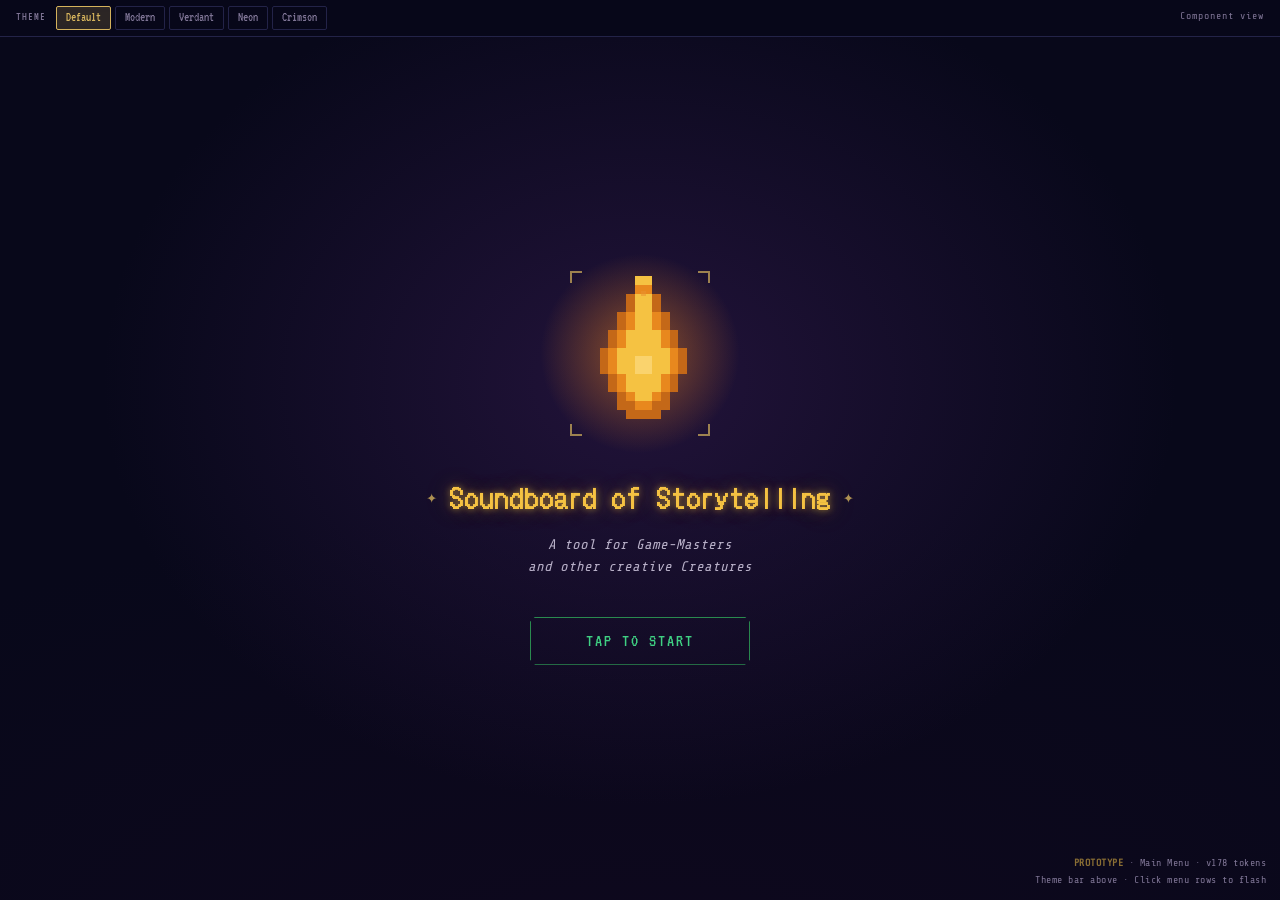
<file: prototype/menu.html>
<!DOCTYPE html>
<html lang="en">
<head>
<meta charset="UTF-8">
<meta name="viewport" content="width=device-width, initial-scale=1.0, user-scalable=no">
<title>SoS — Main Menu Prototype</title>
<style>
/* ── FONTS ── */
@font-face{font-family:'Press Start 2P';font-display:swap;src:url('../fonts/press-start-2p.woff2') format('woff2')}
@font-face{font-family:'Share Tech Mono';font-display:swap;src:url('../fonts/share-tech-mono.woff2') format('woff2')}
@font-face{font-family:'VT323';font-display:swap;src:url('../fonts/vt323.woff2') format('woff2')}
@font-face{font-family:'DotGothic16';font-display:swap;src:url('../fonts/dotgothic16.woff2') format('woff2')}

/* ── TOKENS (v178 WCAG values) ── */
:root {
  --night:#08081A; --deep:#0E0E22; --surface:#16162E; --raised:#22224A;
  --border:#383868; --gold:#D4B25C; --gold-dim:#8A6E34; --blood:#A02828;
  --blood-bright:#D04545; --text:#F0E8D0; --text-dim:#B8B0C8;
  --active:#4fc3f7; --emerald:#3ca870; --emerald-dim:#1c6040;
  --top:#2D2D60; --sunk:#060614;
  --border-soft:#232348; --border-strong:#5252A0;
  --border-gold:#C9A84C; --border-blood:#A02828;
  --text-strong:#FFFFFF; --text-mute:#7E7494; --text-on-gold:#14100A;
  --gold-bright:#F5D57A; --gold-soft:rgba(212,178,92,0.18);
  --flame:#E8821E; --blood-soft:rgba(160,40,40,0.18);
  --ff-title:'Press Start 2P',monospace;
  --ff-label:'VT323',monospace;
  --ff-body:'Share Tech Mono',monospace;
  --ff-hero:'DotGothic16',sans-serif;
  --cc:polygon(5px 0%,calc(100% - 5px) 0%,100% 5px,100% calc(100% - 5px),calc(100% - 5px) 100%,5px 100%,0% calc(100% - 5px),0% 5px);
}

/* ── THEMES ── */
body.theme-modern {
  --ff-title:system-ui,sans-serif; --ff-label:system-ui,sans-serif; --ff-body:system-ui,sans-serif;
  --surface:#18182e; --raised:#22223c; --border:#2e2e4a;
}
body.theme-verdant {
  --night:#07120D; --deep:#0B1E16; --surface:#102A20; --raised:#18402F;
  --border:#2A5640; --border-strong:#3A7A5C; --border-gold:#C9A04F;
  --text:#EFE6C8; --text-dim:#ACB5A6; --text-mute:#6F7E73;
  --gold:#C9A04F; --gold-bright:#F2CC5C; --gold-soft:rgba(201,160,79,.18);
  --flame:#D8893A;
}
body.theme-neon {
  --night:#050816; --deep:#0A1228; --surface:#111E40; --raised:#1A2C5E;
  --border:#2B4382; --border-strong:#4564B5; --border-gold:#3DD4F0;
  --text:#E2F0FF; --text-dim:#9DB5D6; --text-mute:#5F7AA2;
  --gold:#3DD4F0; --gold-bright:#6EF0FF; --gold-soft:rgba(61,212,240,.18);
  --flame:#FF3D8B;
}
body.theme-crimson {
  --night:#0A0606; --deep:#16090A; --surface:#20121A; --raised:#2E1A22;
  --border:#523040; --border-strong:#804052; --border-gold:#D63A3A;
  --text:#F2DDD2; --text-dim:#C09A95; --text-mute:#835A55;
  --gold:#D63A3A; --gold-bright:#F26666; --gold-soft:rgba(214,58,58,.18);
  --flame:#B5302E;
}

/* ── RESET ── */
*{box-sizing:border-box;margin:0;padding:0;-webkit-tap-highlight-color:transparent}
html,body{width:100%;height:100%;overflow:hidden}
body{background:var(--night);color:var(--text);font-family:var(--ff-body);
  transition:background .3s,color .3s;user-select:none}

/* ── THEME BAR (floating, non-intrusive) ── */
.theme-bar{
  position:fixed;top:0;left:0;right:0;z-index:200;
  display:flex;gap:4px;padding:6px 10px;
  background:rgba(8,8,26,.85);border-bottom:1px solid var(--border-soft);
  backdrop-filter:blur(8px);-webkit-backdrop-filter:blur(8px)}
.tb-btn{background:transparent;border:1px solid var(--border-soft);color:var(--text-mute);
  font-family:var(--ff-label);font-size:13px;letter-spacing:0;padding:2px 9px;
  cursor:pointer;border-radius:2px;transition:all .15s;line-height:1.4}
.tb-btn:hover{border-color:var(--gold);color:var(--gold)}
.tb-btn.active{border-color:var(--gold);color:var(--gold);
  background:var(--gold-soft)}
.tb-sep{flex:1}
.tb-link{color:var(--text-mute);font-family:var(--ff-body);font-size:10px;
  letter-spacing:1px;text-decoration:none;padding:4px 6px;cursor:pointer}
.tb-link:hover{color:var(--text-dim)}

/* ── SCREENS ── */
.screen{display:none;position:fixed;inset:36px 0 0;overflow-y:auto;
  flex-direction:column;align-items:center;justify-content:center}
.screen.active{display:flex}

/* ── SCREEN: UNLOCK ── */
#su{background:
  radial-gradient(60% 70% at 50% 40%, rgba(60,30,90,.5) 0%, transparent 70%),
  radial-gradient(120% 80% at 50% 110%, rgba(15,8,30,.9) 0%, transparent 70%),
  var(--night)}
.su-wrap{display:flex;flex-direction:column;align-items:center;
  gap:10px;padding:32px 20px;text-align:center}

/* ── PIXEL FLAME containers (SVG flame injected by flame.js) ── */
.flame-box{display:flex;align-items:center;justify-content:center;padding:8px 0}

/* ── CORNER BRACKETS ── */
.cb-wrap{position:relative;display:inline-flex;align-items:center;justify-content:center}
.cb-tl,.cb-tr,.cb-bl,.cb-br{position:absolute;width:12px;height:12px;
  border-color:var(--gold);border-style:solid;opacity:.7}
.cb-tl{top:0;left:0;border-width:2px 0 0 2px}
.cb-tr{top:0;right:0;border-width:2px 2px 0 0}
.cb-bl{bottom:0;left:0;border-width:0 0 2px 2px}
.cb-br{bottom:0;right:0;border-width:0 2px 2px 0}

/* ── TITLE ROW ── */
.title-row{display:flex;align-items:center;justify-content:center;gap:12px;margin-bottom:6px}
.su-spark{color:var(--gold);font-size:18px;opacity:.8;line-height:1;flex-shrink:0}
.su-h1{font-family:var(--ff-hero);font-size:clamp(18px,4vw,28px);
  color:var(--gold);letter-spacing:.04em;line-height:1.25}
.su-sub{font-family:var(--ff-body);font-size:14px;color:var(--text-dim);
  line-height:1.6;font-style:italic;margin-bottom:4px}

/* ── UNLOCK BUTTON ── */
.unlock-btn{
  background:transparent;
  border:1px solid #2A8A4F;color:#3FD083;
  font-family:var(--ff-label);font-size:18px;letter-spacing:2px;
  padding:14px 40px;cursor:pointer;margin-top:24px;min-width:220px;
  clip-path:var(--cc);transition:border-color .15s,color .15s}
body.theme-modern .unlock-btn{clip-path:none;border-radius:8px}
.unlock-btn:hover{filter:brightness(1.15)}
.unlock-btn:active{transform:scale(.97)}

/* ── PIXEL DIVIDER ── */
.pix-div{
  width:100%;max-width:360px;
  display:flex;align-items:center;gap:8px;
  color:var(--gold-dim);font-family:var(--ff-label);font-size:13px;
  margin:6px auto}
.pix-div::before,.pix-div::after{
  content:'';flex:1;height:1px;
  background:repeating-linear-gradient(90deg,var(--border) 0,var(--border) 4px,transparent 4px,transparent 8px)}

/* ── SCREEN: MAIN MENU ── */
#smm{justify-content:flex-start;padding-top:0}
.smm-wrap{
  width:100%;max-width:720px;
  display:flex;flex-direction:column;align-items:center;
  padding:24px 20px 32px;gap:0}
.smm-title{text-align:center;margin-bottom:20px;width:100%}


/* ── MENU ROWS ── */
.mopts{
  width:100%;
  display:grid;
  grid-template-columns:repeat(auto-fit,minmax(260px,1fr));
  gap:10px;
  margin-bottom:12px}
.mopt{
  background:var(--surface);border:1px solid var(--border);
  padding:16px 18px;cursor:pointer;display:flex;align-items:center;gap:14px;
  transition:border-color .15s,background .15s;position:relative;overflow:hidden}
body:not(.theme-modern) .mopt{clip-path:var(--cc)}
body.theme-modern .mopt{border-radius:8px}
.mopt:hover{background:var(--raised)}
.mopt:active{background:var(--top)}
.mopt.mp{border-color:var(--gold-dim)}
.mico{width:30px;flex-shrink:0;display:flex;align-items:center;justify-content:center;
  color:var(--gold)}
.mico svg{display:block;width:22px;height:22px;
  mask-image:linear-gradient(to bottom,white 0%,rgba(255,255,255,.6) 100%);
  -webkit-mask-image:linear-gradient(to bottom,white 0%,rgba(255,255,255,.6) 100%)}
/* Staggered gold tint on menu icons — matches app */
.mopts .mopt:nth-child(1) .mico{color:#c9a84c}
.mopts .mopt:nth-child(2) .mico{color:#c1a149}
.mopts .mopt:nth-child(3) .mico{color:#b99b46}
.mopts .mopt:nth-child(4) .mico{color:#b29543}
.mopts .mopt:nth-child(5) .mico{color:#ab8f40}
.mopt-text{flex:1;min-width:0}
.mlbl{font-family:var(--ff-label);font-size:18px;letter-spacing:0;color:var(--text)}
.mopt.mp .mlbl{color:var(--gold)}
.msub{font-family:var(--ff-body);font-size:11px;color:var(--text-dim);
  font-style:italic;margin-top:2px}
/* Active indicator on BOARD row */
.mopt.mp::after{
  content:'';position:absolute;right:0;top:0;bottom:0;width:3px;
  background:var(--gold);opacity:.7}

/* ── BACKUP ROW ── */
.m-bkp-row{display:flex;gap:8px;width:100%;margin-top:4px}
.m-bkp-btn{
  flex:1;display:flex;align-items:center;justify-content:center;gap:7px;
  padding:10px 14px;cursor:pointer;font-family:var(--ff-label);
  font-size:14px;letter-spacing:1px;background:var(--surface);
  border:1px solid var(--blood);color:var(--blood-bright);
  transition:border-color .2s,color .2s,background .15s}
body:not(.theme-modern) .m-bkp-btn{clip-path:var(--cc)}
body.theme-modern .m-bkp-btn{border-radius:6px}
.m-bkp-btn:hover{background:var(--raised)}
.m-bkp-btn.import{border-color:var(--border);color:var(--text-dim);flex:0 0 auto;padding:10px 20px}
.m-bkp-btn.import:hover{border-color:var(--active);color:var(--active)}
.m-bkp-age{font-family:var(--ff-body);font-size:10px;opacity:.75}

/* ── VER LABEL ── */
.ver-label{
  font-family:var(--ff-label);font-size:11px;color:var(--text-mute);
  display:inline-flex;align-items:center;gap:5px;cursor:pointer;
  margin-top:8px;margin-bottom:4px;transition:color .15s}
.ver-label:hover{color:var(--text-dim)}

/* ── ANNOTATIONS (prototype-only) ── */
.ann{
  position:fixed;bottom:12px;right:14px;
  font-family:var(--ff-body);font-size:10px;color:var(--text-mute);
  letter-spacing:.5px;text-align:right;pointer-events:none;line-height:1.7}
.ann b{color:var(--gold-dim)}
</style>
</head>

<body class="mode-play">

<!-- ── THEME BAR ── -->
<div class="theme-bar">
  <span style="font-family:var(--ff-label);font-size:12px;color:var(--text-mute);padding:4px 6px;letter-spacing:1px">THEME</span>
  <button class="tb-btn active" id="th-default"  onclick="setTheme('')">Default</button>
  <button class="tb-btn"        id="th-modern"   onclick="setTheme('modern')">Modern</button>
  <button class="tb-btn"        id="th-verdant"  onclick="setTheme('verdant')">Verdant</button>
  <button class="tb-btn"        id="th-neon"     onclick="setTheme('neon')">Neon</button>
  <button class="tb-btn"        id="th-crimson"  onclick="setTheme('crimson')">Crimson</button>
  <span class="tb-sep"></span>
  <a class="tb-link" href="index.html">Component view</a>
</div>

<!-- ══════════════ SCREEN 1: UNLOCK ══════════════ -->
<div id="su" class="screen active">
  <div class="su-wrap">

    <!-- Pixel flame with corner brackets -->
    <div class="cb-wrap" style="margin-bottom:16px">
      <div class="flame-box">
        <div id="flame-su"></div>
      </div>
      <span class="cb-tl"></span><span class="cb-tr"></span>
      <span class="cb-bl"></span><span class="cb-br"></span>
    </div>

    <!-- Title (id for cold-reactive color) -->
    <div class="title-row" style="margin-top:18px">
      <span class="su-spark">✦</span>
      <h1 id="su-title" style="font-family:var(--ff-hero);font-size:clamp(18px,4vw,26px);color:#F5C242;letter-spacing:.04em;line-height:1.3;text-align:center;text-shadow:0 0 6px rgba(245,194,66,.55),0 0 18px rgba(245,194,66,.32),0 0 36px rgba(245,194,66,.18)">Soundboard of Storytelling</h1>
      <span class="su-spark">✦</span>
    </div>

    <p class="su-sub" style="margin-top:4px">A tool for Game-Masters<br>and other creative Creatures</p>

    <button id="unlock-btn" class="unlock-btn" onclick="goToMenu()">TAP TO START</button>

  </div>
</div>

<!-- ══════════════ SCREEN 2: MAIN MENU ══════════════ -->
<div id="smm" class="screen">
  <div class="smm-wrap">

    <!-- Flame + title -->
    <div class="smm-title">
      <div class="cb-wrap" style="margin-bottom:16px">
        <div class="flame-box">
          <div id="flame-smm"></div>
        </div>
        <span class="cb-tl"></span><span class="cb-tr"></span>
        <span class="cb-bl"></span><span class="cb-br"></span>
      </div>

      <div class="title-row">
        <span class="su-spark" style="font-size:14px">✦</span>
        <h1 style="font-family:var(--ff-hero);font-size:clamp(17px,3.5vw,24px);color:var(--gold);letter-spacing:.04em;line-height:1.3">Soundboard of Storytelling</h1>
        <span class="su-spark" style="font-size:14px">✦</span>
      </div>

      <p style="font-family:var(--ff-body);font-size:13px;color:var(--text-dim);font-style:italic;margin-top:4px;line-height:1.5">
        A tool for Game-Masters and other creative Creatures
      </p>

      <div class="pix-div" style="margin-top:10px">◆</div>

      <div class="ver-label">
        <span>v 177</span>
        <svg xmlns="http://www.w3.org/2000/svg" viewBox="0 0 24 24" fill="currentColor" width="11" height="11" style="opacity:.6"><path d="M5 3h10v2H5zm14 4h-2V5h-2V3h2v2h2v2zm0 14H5V5h8v2H7v12h10V9h2v12zM9 9h6v2H9zm0 4h6v2H9zm0 4h4v2H9z"/></svg>
      </div>
    </div>

    <!-- Menu rows -->
    <div class="mopts">

      <div class="mopt mp" onclick="flash(this)">
        <div class="mico">
          <svg xmlns="http://www.w3.org/2000/svg" viewBox="0 0 24 24" fill="currentColor"><path d="M9 2h2v4H9zM7 6h2v2H7zM5 8h2v2H5zm8 2h2v2h-2zm2-2h2v2h-2zm2 2h2v2h-2zm2 2h2v6h-2zM3 10h2v8H3zm8-4h2v4h-2zm6 12h2v2h-2zM7 20h10v2H7zm-2-2h2v2H5zm4-2h6v4H9z"/><path d="M11 14h2v3h-2z"/></svg>
        </div>
        <div class="mopt-text">
          <div class="mlbl">BOARD</div>
          <div class="msub">Board 1 · 12 pads</div>
        </div>
      </div>

      <div class="mopt" onclick="flash(this)">
        <div class="mico">
          <svg xmlns="http://www.w3.org/2000/svg" viewBox="0 0 24 24" fill="currentColor"><path d="M3 4h2v17H3zm4 4h2v13H7zm4-2h2v15h-2zm4 0h2v5h-2zm2 5h2v5h-2zm2 5h2v5h-2z"/></svg>
        </div>
        <div class="mopt-text">
          <div class="mlbl">LIBRARY</div>
          <div class="msub">Audio, icons &amp; boards</div>
        </div>
      </div>

      <div class="mopt" onclick="flash(this)">
        <div class="mico">
          <svg xmlns="http://www.w3.org/2000/svg" viewBox="0 0 24 24" fill="currentColor"><path d="M4 14h2v6H4zm6 0h2v6h-2zm-4-2h4v2H6zm0 8h4v2H6zm-4-4h2v2H2zm20-8h-4V6h4z"/><path d="M10 16h12v2H10zm4-8H2V6h12zm6-4v2h-2V4zm0 6V8h-2v2zm-6-8h4v2h-4zm0 10h4v-2h-4zm-2-8h2v2h-2zm0 6h2V8h-2z"/></svg>
        </div>
        <div class="mopt-text">
          <div class="mlbl">SETTINGS</div>
          <div class="msub">Theme, font size &amp; start mode</div>
        </div>
      </div>

      <div class="mopt" onclick="flash(this)">
        <div class="mico">
          <svg xmlns="http://www.w3.org/2000/svg" viewBox="0 0 24 24" fill="currentColor"><path d="M9 4h6v2H9zM7 6h2v2H7zm8 0h2v2h-2zm4-2h2v2h-2zm2-2h2v2h-2zM0 10h3v2H0zm21 0h3v2h-3zM3 4h2v2H3zM1 2h2v2H1zm6 12h2v2H7zm8 0h2v2h-2zM5 8h2v6H5zm12 0h2v6h-2zm-8 8h6v2H9zm0 4h6v2H9zm0-2h2v2H9zm4 0h2v2h-2zM11 0h2v3h-2z"/></svg>
        </div>
        <div class="mopt-text">
          <div class="mlbl">TIPS &amp; TRICKS</div>
          <div class="msub">Controls and key bindings</div>
        </div>
      </div>

      <div class="mopt" onclick="flash(this)">
        <div class="mico">
          <svg xmlns="http://www.w3.org/2000/svg" viewBox="0 0 24 24" fill="currentColor"><path d="M4 2h16v2H4zm0 18h16v2H4zM2 4h2v16H2zm18 0h2v16h-2zm-9 5h2V7h-2zm0 8h2v-6h-2z"/></svg>
        </div>
        <div class="mopt-text">
          <div class="mlbl">ABOUT</div>
          <div class="msub">What this is and how it works</div>
        </div>
      </div>

    </div><!-- /.mopts -->

    <!-- Backup / Import row -->
    <div class="m-bkp-row">
      <button class="m-bkp-btn">
        <svg xmlns="http://www.w3.org/2000/svg" viewBox="0 0 24 24" fill="currentColor" width="14" height="14" style="flex-shrink:0"><path d="M5 3h10v2H5zm14 4h-2V5h-2V3h2v2h2v2zm0 14H5V5h8v2H7v12h10V9h2v12zM9 9h6v2H9zm0 4h6v2H9zm0 4h4v2H9z"/></svg>
        BACKUP
        <span class="m-bkp-age">· never</span>
      </button>
      <button class="m-bkp-btn import">
        <svg xmlns="http://www.w3.org/2000/svg" viewBox="0 0 24 24" fill="currentColor" width="14" height="14" style="flex-shrink:0"><path d="M11 3h2v10h-2zm-2 6h6v2H9zm-4 8h14v2H5zm2 2h2v2H7zm8 0h2v2h-2z"/></svg>
        IMPORT
      </button>
    </div>

  </div><!-- /.smm-wrap -->
</div>

<!-- ── PROTOTYPE ANNOTATION ── -->
<div class="ann">
  <b>PROTOTYPE</b> · Main Menu · v178 tokens<br>
  Theme bar above · Click menu rows to flash
</div>

<script src="flame.js"></script>
<script>
// ── THEME ─────────────────────────────────────────────────
function setTheme(name) {
  document.body.className = document.body.className.replace(/\btheme-\w+\b/g,'').trim();
  if (name) document.body.classList.add('theme-' + name);
  document.querySelectorAll('.tb-btn').forEach(b => b.classList.remove('active'));
  document.getElementById('th-' + (name || 'default')).classList.add('active');
}

// ── SCREEN TRANSITION ─────────────────────────────────────
function goToMenu() {
  document.getElementById('su').classList.remove('active');
  document.getElementById('smm').classList.add('active');
}

// ── MENU ROW FLASH ────────────────────────────────────────
function flash(el) {
  el.style.background = 'var(--raised)';
  setTimeout(() => el.style.background = '', 200);
}

// ── INIT ──────────────────────────────────────────────────
document.body.classList.add('mode-play');

// Main menu flame — interactive, size 84
new AnimatedFlame(document.getElementById('flame-smm'), {
  size: 84, interactive: true,
});

// Unlock screen flame — interactive, drives title color + button text
const _suTitle  = document.getElementById('su-title');
const _unlockBtn = document.getElementById('unlock-btn');
new AnimatedFlame(document.getElementById('flame-su'), {
  size: 140, interactive: true,
  onColdChange(cold) {
    if (_suTitle) {
      _suTitle.style.color = lerpColor('#F5C242', '#9FD8EE', cold);
      const wg = `0 0 6px rgba(245,194,66,.55),0 0 18px rgba(245,194,66,.32),0 0 36px rgba(245,194,66,.18)`;
      const cg = `0 0 6px rgba(159,216,238,${(.55-cold*.2).toFixed(3)}),0 0 18px rgba(159,216,238,${(.32-cold*.12).toFixed(3)})`;
      _suTitle.style.textShadow = cold < 0.5 ? wg : cg;
    }
    if (_unlockBtn) {
      _unlockBtn.textContent  = cold > 0.85 ? 'TAP TO THAW' : 'TAP TO START';
      _unlockBtn.style.borderColor = lerpColor('#2A8A4F', '#5BAFD8', cold);
      _unlockBtn.style.color       = lerpColor('#3FD083', '#9FD8EE', cold);
    }
  },
});
</script>
</body>
</html>
</file>
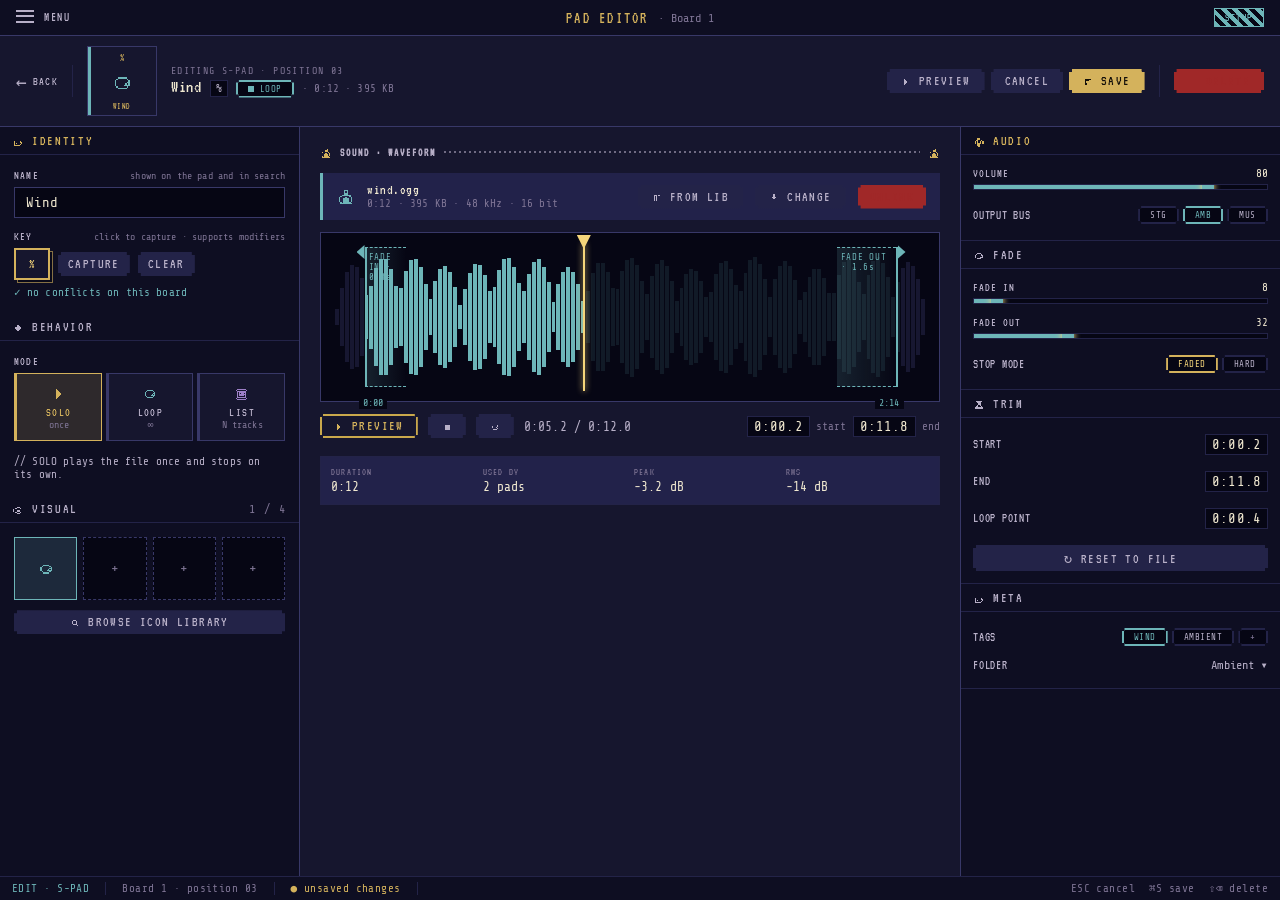
<file: prototype/pad-editor.html>
<!DOCTYPE html>
<html lang="en">
<head>
<meta charset="UTF-8">
<meta name="viewport" content="width=device-width, initial-scale=1.0, user-scalable=no">
<title>SoS — PAD Editor Prototype</title>
<style>
/* ── FONTS ── */
@font-face{font-family:'Press Start 2P';font-display:swap;src:url('../fonts/press-start-2p.woff2') format('woff2')}
@font-face{font-family:'Share Tech Mono';font-display:swap;src:url('../fonts/share-tech-mono.woff2') format('woff2')}
@font-face{font-family:'VT323';font-display:swap;src:url('../fonts/vt323.woff2') format('woff2')}

/* ── RESET ── */
*,*::before,*::after{box-sizing:border-box;margin:0;padding:0}
html,body{height:100%;overflow:hidden;background:#08081A}
button{font:inherit;border:none;background:none;cursor:pointer;color:inherit;padding:0}

/* ── DESIGN TOKENS ── */
:root{
  --night:#08081A; --deep:#0E0E22; --surface:#16162E; --raised:#22224A;
  --top:#2D2D60; --sunk:#060614;
  --border:#383868; --border-soft:#232348; --border-strong:#5252A0;
  --border-gold:#C9A84C; --border-blood:#A02828;
  --text:#F0E8D0; --text-strong:#FFFFFF; --text-dim:#B8B0C8;
  --text-mute:#7E7494; --text-on-gold:#14100A;
  --gold:#D4B25C; --gold-bright:#F5D57A; --gold-dim:#8A6E34;
  --gold-soft:rgba(212,178,92,0.18);
  --flame:#E8821E;
  --blood:#A02828; --blood-bright:#D04545;
  --pad-single:#D4B25C; --pad-single-soft:rgba(212,178,92,0.16);
  --pad-loop:#6DB5B8;   --pad-loop-soft:rgba(109,181,184,0.16);
  --pad-playlist:#9D7FC7; --pad-playlist-soft:rgba(157,127,199,0.16);
  --pad-combo:#D18B4A;  --pad-combo-soft:rgba(209,139,74,0.16);
  --success:#6DB5B8; --warning:#D4B25C; --danger:var(--blood); --info:#9D7FC7;
  --mode-setup:#6DB5B8; --mode-setup-soft:rgba(109,181,184,0.06);
  --mode-game:#D4B25C;
  --glow-radial:#2C1F4A;
  --space-1:4px; --space-2:8px; --space-3:12px; --space-4:16px; --space-5:20px;
  --font-display:"Press Start 2P","VT323",monospace;
  --font-ui:"VT323","Share Tech Mono",monospace;
  --font-mono:"Share Tech Mono","VT323",monospace;
  --fs-xs:12px; --fs-sm:14px; --fs-md:16px; --fs-lg:18px;
  --shadow-card:drop-shadow(0 4px 8px rgba(0,0,0,.28));
}

/* ── BASE ── */
.sb{
  font-family:var(--font-mono); color:var(--text);
  background:
    radial-gradient(120% 70% at 50% -10%, var(--glow-radial) 0%, transparent 65%),
    var(--night);
  height:100%; width:100%; overflow:hidden; position:relative;
  letter-spacing:.01em; -webkit-font-smoothing:antialiased;
}
.sb *,.sb *::before,.sb *::after{ box-sizing:border-box }
.sb ::-webkit-scrollbar{ width:8px; height:8px }
.sb ::-webkit-scrollbar-thumb{ background:var(--border) }
.sb ::-webkit-scrollbar-track{ background:var(--sunk) }

/* ── TYPE PRIMITIVES ── */
.sb-mono{ font-family:var(--font-mono); font-weight:400; color:var(--text-dim) }

/* ── PIXEL FRAMES — buttons and pills ── */
.sb-btn,
.sb-pill{
  --pix-step:5px; --pix-thick:2px; --pix-bg:var(--surface); --pix-border:var(--border);
  background:
    linear-gradient(var(--pix-bg),var(--pix-bg)) padding-box,
    linear-gradient(var(--pix-border),var(--pix-border)) border-box;
  border:var(--pix-thick) solid transparent;
  border-radius:0;
  clip-path:polygon(
    0 var(--pix-step), var(--pix-step) var(--pix-step), var(--pix-step) 0,
    calc(100% - var(--pix-step)) 0,
    calc(100% - var(--pix-step)) var(--pix-step), 100% var(--pix-step),
    100% calc(100% - var(--pix-step)),
    calc(100% - var(--pix-step)) calc(100% - var(--pix-step)),
    calc(100% - var(--pix-step)) 100%,
    var(--pix-step) 100%,
    var(--pix-step) calc(100% - var(--pix-step)), 0 calc(100% - var(--pix-step))
  );
}

/* ── BUTTON ── */
.sb-btn{
  --pix-step:4px;
  display:inline-flex; align-items:center; justify-content:center;
  gap:var(--space-2); font-family:var(--font-ui); font-size:var(--fs-md);
  text-transform:uppercase; letter-spacing:.10em;
  padding:6px var(--space-5); color:var(--text); cursor:pointer;
}
.sb-btn:hover    { --pix-border:var(--border-gold) }
.sb-btn-primary  { --pix-border:var(--border-gold); color:var(--gold) }
.sb-btn-filled   { --pix-bg:var(--gold); --pix-border:var(--gold); color:var(--text-on-gold) }
.sb-btn-ghost    { --pix-bg:transparent; --pix-border:var(--border-soft); color:var(--text-dim) }
.sb-btn-danger   { --pix-bg:transparent; --pix-border:var(--border-blood); color:var(--danger) }
.sb-btn-sm       { --pix-step:3px; font-size:var(--fs-sm); padding:3px var(--space-3) }

/* ── PILL ── */
.sb-pill{
  --pix-step:3px;
  display:inline-flex; align-items:center; gap:6px;
  font-family:var(--font-mono); font-size:var(--fs-xs);
  letter-spacing:.06em; text-transform:uppercase;
  color:var(--text-dim); --pix-bg:var(--sunk); --pix-border:var(--border-soft);
  padding:2px 10px;
}
.sb-pill .sb-dot{ width:6px; height:6px; background:var(--text-mute); display:inline-block }
.sb-pill.is-on   { --pix-border:var(--gold); color:var(--gold-bright) }
.sb-pill.is-on .sb-dot{ background:var(--gold); box-shadow:0 0 6px var(--gold) }
.sb-pill.is-loop { --pix-border:var(--pad-loop); color:var(--pad-loop) }
.sb-pill.is-loop .sb-dot{ background:var(--pad-loop) }

/* ── SLIDER ── */
.sb-slider{
  position:relative; height:6px;
  background:var(--sunk); border:1px solid var(--border-soft); overflow:hidden;
}
.sb-slider-fill{
  position:absolute; inset:0 auto 0 0; background:var(--gold);
}
.sb-slider-thumb{
  position:absolute; top:50%; width:12px; height:12px;
  background:var(--gold); transform:translate(-50%,-50%);
  box-shadow:0 0 6px var(--gold-bright);
}

/* ── PANEL HEADER ── */
.sb-panel-header{
  display:flex; align-items:center; gap:var(--space-2);
  height:28px; padding:0 var(--space-3);
  background:var(--deep); border-bottom:1px solid var(--border-soft);
  font-family:var(--font-ui); font-size:var(--fs-sm);
  letter-spacing:.12em; text-transform:uppercase; color:var(--text-dim);
  flex-shrink:0;
}
.sb-panel-header.is-active{ color:var(--gold) }

/* ── STATUS BAR ── */
.sb-status-bar{
  display:flex; align-items:center; gap:var(--space-4);
  height:24px; padding:0 var(--space-3);
  background:var(--deep); border-top:1px solid var(--border-soft);
  font-family:var(--font-mono); font-size:11px; color:var(--text-mute);
  letter-spacing:.04em; flex-shrink:0;
}
.sb-status-section{
  display:flex; align-items:center; gap:6px;
  padding-right:var(--space-4); border-right:1px solid var(--border-soft);
}

/* ── MODE BADGE ── */
.sb-mode-badge{
  display:inline-flex; align-items:center; gap:6px;
  font-family:var(--font-ui); font-size:var(--fs-md);
  text-transform:uppercase; letter-spacing:.14em; padding:3px 10px;
}
.sb-mode-badge.is-setup{
  background:
    repeating-linear-gradient(45deg, var(--mode-setup) 0 4px, transparent 4px 8px),
    var(--sunk);
  color:var(--mode-setup); border:1px solid var(--mode-setup);
}

/* ── INSPECTOR ── */
.sb-inspector{
  background:var(--surface); border-left:1px solid var(--border);
  display:flex; flex-direction:column;
}
.sb-inspector-section{
  padding:var(--space-3); border-bottom:1px solid var(--border-soft);
}

/* ── NUMERIC CHIP ── */
.sb-num{
  display:inline-flex; align-items:center; justify-content:space-between;
  min-width:56px; padding:2px 6px;
  background:var(--sunk); border:1px solid var(--border-soft);
  font-family:var(--font-mono); font-size:var(--fs-sm);
  color:var(--text); cursor:ew-resize;
}
.sb-num.is-active{ border-color:var(--gold); color:var(--gold-bright) }
</style>
</head>
<body>

<div class="sb" id="app" style="height:100vh;display:flex;flex-direction:column;overflow:hidden">

  <!-- ══ APP TOP BAR ══════════════════════════════════════════════════ -->
  <div style="display:grid;grid-template-columns:180px 1fr 180px;align-items:center;gap:12px;padding:8px 16px;background:var(--deep);border-bottom:1px solid var(--border);flex-shrink:0">
    <div style="display:flex;align-items:center;gap:10px">
      <div style="color:var(--text-dim);cursor:pointer">
        <svg width="18" height="13" viewBox="0 0 18 13" fill="currentColor">
          <rect x="0" y="0" width="18" height="2"/>
          <rect x="0" y="5" width="18" height="2"/>
          <rect x="0" y="11" width="18" height="2"/>
        </svg>
      </div>
      <span style="font-family:var(--font-ui);font-size:13px;color:var(--text-dim);letter-spacing:.12em">MENU</span>
    </div>
    <div style="display:flex;align-items:center;justify-content:center;gap:10px">
      <span style="font-family:var(--font-ui);font-size:16px;color:var(--gold);letter-spacing:.14em">PAD EDITOR</span>
      <span style="font-family:var(--font-mono);font-size:12px;color:var(--text-mute)">· Board 1</span>
    </div>
    <div style="display:flex;justify-content:flex-end">
      <span class="sb-mode-badge is-setup" style="font-size:11px">SETUP</span>
    </div>
  </div>

  <!-- ══ STICKY EDITOR TOOLBAR ════════════════════════════════════════ -->
  <div style="display:flex;align-items:center;gap:14px;padding:10px 16px;background:var(--surface);border-bottom:1px solid var(--border);box-shadow:0 2px 0 rgba(0,0,0,.3);flex-shrink:0">

    <!-- ← BACK -->
    <div style="color:var(--text-dim);cursor:pointer;display:flex;align-items:center;gap:6px">
      <span style="font-size:18px">←</span>
      <span style="font-family:var(--font-ui);font-size:12px;letter-spacing:.1em">BACK</span>
    </div>

    <div style="width:1px;height:32px;background:var(--border-soft)"></div>

    <!-- MiniPad live preview -->
    <div style="position:relative;width:70px;height:70px;background:var(--surface);border:1px solid var(--border);display:flex;flex-direction:column;align-items:center;justify-content:space-between;padding:5px 4px 4px;flex-shrink:0">
      <div style="position:absolute;top:0;bottom:0;left:0;width:3px;background:var(--pad-loop)"></div>
      <div style="font-family:var(--font-ui);font-size:11px;color:var(--gold)">%</div>
      <div data-icon="loop" data-size="24" data-color="var(--pad-loop)"></div>
      <div style="font-family:var(--font-ui);font-size:9px;color:var(--gold);letter-spacing:.04em">WIND</div>
    </div>

    <!-- Name + meta strip -->
    <div style="flex:1;min-width:0">
      <div style="font-family:var(--font-mono);font-size:10px;color:var(--text-mute);letter-spacing:.14em;text-transform:uppercase;margin-bottom:2px">EDITING S-PAD · POSITION 03</div>
      <div style="display:flex;align-items:baseline;gap:8px">
        <span style="font-family:var(--font-ui);font-size:18px;color:var(--text);letter-spacing:.04em">Wind</span>
        <span style="font-family:var(--font-mono);font-size:11px;padding:1px 5px;background:var(--sunk);border:1px solid var(--border-soft);color:var(--text-dim)">%</span>
        <span class="sb-pill is-loop" style="font-size:9px"><span class="sb-dot"></span>LOOP</span>
        <span style="font-family:var(--font-mono);font-size:11px;color:var(--text-mute)">· 0:12 · 395 KB</span>
      </div>
    </div>

    <!-- PREVIEW · CANCEL · SAVE -->
    <div style="display:flex;gap:6px">
      <button class="sb-btn sb-btn-sm sb-btn-ghost"><span data-icon="play" data-size="10"></span> PREVIEW</button>
      <button class="sb-btn sb-btn-sm sb-btn-ghost">CANCEL</button>
      <button class="sb-btn sb-btn-sm sb-btn-filled"><span data-icon="save" data-size="10"></span> SAVE</button>
    </div>

    <div style="width:1px;height:32px;background:var(--border-soft)"></div>

    <!-- DELETE (isolated) -->
    <button class="sb-btn sb-btn-sm sb-btn-danger"><span data-icon="skull" data-size="10"></span> DELETE</button>
  </div>

  <!-- ══ 3-COLUMN BODY ════════════════════════════════════════════════ -->
  <div style="display:grid;grid-template-columns:300px 1fr 320px;flex:1;min-height:0;overflow:hidden">

    <!-- ── LEFT · IDENTITY + BEHAVIOR + VISUAL ──────────────────────── -->
    <aside style="background:var(--deep);border-right:1px solid var(--border);overflow:auto;display:flex;flex-direction:column">

      <!-- IDENTITY -->
      <div class="sb-panel-header is-active">
        <span data-icon="tag" data-size="12"></span>
        IDENTITY
      </div>
      <div style="padding:14px;display:flex;flex-direction:column;gap:12px">

        <!-- NAME -->
        <div style="display:flex;flex-direction:column;gap:6px">
          <div style="display:flex;justify-content:space-between;align-items:baseline">
            <span style="font-family:var(--font-ui);font-size:12px;color:var(--text-dim);letter-spacing:.1em">NAME</span>
            <span style="font-family:var(--font-mono);font-size:10px;color:var(--text-mute)">shown on the pad and in search</span>
          </div>
          <div style="padding:7px 11px;background:var(--sunk);border:1px solid var(--border);font-family:var(--font-mono);font-size:14px;color:var(--text)">Wind</div>
        </div>

        <!-- KEY -->
        <div style="display:flex;flex-direction:column;gap:6px">
          <div style="display:flex;justify-content:space-between;align-items:baseline">
            <span style="font-family:var(--font-ui);font-size:12px;color:var(--text-dim);letter-spacing:.1em">KEY</span>
            <span style="font-family:var(--font-mono);font-size:10px;color:var(--text-mute)">click to capture · supports modifiers</span>
          </div>
          <div style="display:flex;align-items:center;gap:8px">
            <!-- KeyCap kind="game" -->
            <div style="display:inline-block;position:relative;min-width:36px">
              <div style="position:absolute;top:3px;left:3px;right:-3px;bottom:-3px;background:var(--sunk);border:1px solid var(--gold);opacity:.6;z-index:0"></div>
              <div style="position:relative;z-index:1;padding:6px 8px;min-height:32px;min-width:32px;background:var(--surface);border:2px solid var(--gold);color:var(--gold-bright);font-family:var(--font-ui);font-size:14px;letter-spacing:.06em;display:flex;align-items:center;justify-content:center;line-height:1">%</div>
            </div>
            <button class="sb-btn sb-btn-sm sb-btn-ghost" style="padding:3px 8px">CAPTURE</button>
            <button class="sb-btn sb-btn-sm sb-btn-ghost" style="padding:3px 8px">CLEAR</button>
          </div>
          <div class="sb-mono" style="font-size:11px;color:var(--success)">✓ no conflicts on this board</div>
        </div>
      </div>

      <!-- BEHAVIOR -->
      <div class="sb-panel-header">
        <span data-icon="diamond" data-size="12"></span>
        BEHAVIOR
      </div>
      <div style="padding:14px">
        <div style="display:flex;flex-direction:column;gap:6px">
          <span style="font-family:var(--font-ui);font-size:12px;color:var(--text-dim);letter-spacing:.1em">MODE</span>
          <!-- BigMode: SOLO (active, single) / LOOP / LIST -->
          <div style="display:grid;grid-template-columns:repeat(3,1fr);gap:4px">
            <!-- SOLO active -->
            <div style="padding:10px 6px;text-align:center;background:var(--pad-single-soft);border:1px solid var(--pad-single);border-left:3px solid var(--pad-single);cursor:pointer">
              <div style="color:var(--pad-single);margin-bottom:4px"><span data-icon="play" data-size="16" data-color="var(--pad-single)"></span></div>
              <div style="font-family:var(--font-ui);font-size:12px;color:var(--pad-single);letter-spacing:.12em">SOLO</div>
              <div style="font-family:var(--font-mono);font-size:10px;color:var(--text-mute);margin-top:1px">once</div>
            </div>
            <!-- LOOP inactive -->
            <div style="padding:10px 6px;text-align:center;background:var(--surface);border:1px solid var(--border);border-left:3px solid var(--border);cursor:pointer">
              <div style="color:var(--pad-loop);margin-bottom:4px"><span data-icon="loop" data-size="16" data-color="var(--pad-loop)"></span></div>
              <div style="font-family:var(--font-ui);font-size:12px;color:var(--text-dim);letter-spacing:.12em">LOOP</div>
              <div style="font-family:var(--font-mono);font-size:10px;color:var(--text-mute);margin-top:1px">∞</div>
            </div>
            <!-- LIST inactive -->
            <div style="padding:10px 6px;text-align:center;background:var(--surface);border:1px solid var(--border);border-left:3px solid var(--border);cursor:pointer">
              <div style="color:var(--pad-playlist);margin-bottom:4px"><span data-icon="scroll" data-size="16" data-color="var(--pad-playlist)"></span></div>
              <div style="font-family:var(--font-ui);font-size:12px;color:var(--text-dim);letter-spacing:.12em">LIST</div>
              <div style="font-family:var(--font-mono);font-size:10px;color:var(--text-mute);margin-top:1px">N tracks</div>
            </div>
          </div>
          <div class="sb-mono" style="font-size:11px;margin-top:8px;color:var(--text-dim)">// SOLO plays the file once and stops on its own.</div>
        </div>
      </div>

      <!-- VISUAL -->
      <div class="sb-panel-header">
        <span data-icon="eye" data-size="12"></span>
        VISUAL
        <span style="margin-left:auto;font-family:var(--font-mono);font-size:12px;color:var(--text-mute)">1 / 4</span>
      </div>
      <div style="padding:14px">
        <div style="display:grid;grid-template-columns:repeat(4,1fr);gap:6px;margin-bottom:10px">
          <!-- Slot 1 active (loop icon) -->
          <div style="aspect-ratio:1;background:var(--pad-loop-soft);border:1px solid var(--pad-loop);display:flex;align-items:center;justify-content:center;cursor:pointer">
            <span data-icon="loop" data-size="18" data-color="var(--pad-loop)"></span>
          </div>
          <!-- Slot 2 empty -->
          <div style="aspect-ratio:1;background:var(--sunk);border:1px dashed var(--border);display:flex;align-items:center;justify-content:center;color:var(--text-mute);cursor:pointer;font-size:14px">+</div>
          <!-- Slot 3 empty -->
          <div style="aspect-ratio:1;background:var(--sunk);border:1px dashed var(--border);display:flex;align-items:center;justify-content:center;color:var(--text-mute);cursor:pointer;font-size:14px">+</div>
          <!-- Slot 4 empty -->
          <div style="aspect-ratio:1;background:var(--sunk);border:1px dashed var(--border);display:flex;align-items:center;justify-content:center;color:var(--text-mute);cursor:pointer;font-size:14px">+</div>
        </div>
        <button class="sb-btn sb-btn-sm sb-btn-ghost" style="width:100%">
          <span data-icon="search" data-size="10"></span> BROWSE ICON LIBRARY
        </button>
      </div>
    </aside>

    <!-- ── CENTER · SOUND ─────────────────────────────────────────── -->
    <main style="background:var(--surface);padding:16px 20px;overflow:auto">

      <!-- SectionLabel: SOUND · waveform -->
      <div style="display:flex;align-items:center;gap:8px;color:var(--text-dim);margin-bottom:12px">
        <div style="color:var(--gold)"><span data-icon="potion" data-size="12" data-color="var(--gold)"></span></div>
        <span style="font-family:var(--font-ui);font-weight:700;font-size:11px;letter-spacing:.18em;text-transform:uppercase;white-space:nowrap">SOUND · waveform</span>
        <div style="flex:1;height:2px;background-image:repeating-linear-gradient(90deg,currentColor 0 2px,transparent 2px 5px);opacity:.55"></div>
        <div style="color:var(--gold)"><span data-icon="potion" data-size="12" data-color="var(--gold)"></span></div>
      </div>

      <!-- File chip -->
      <div style="display:flex;align-items:center;gap:12px;padding:10px 14px;background:var(--raised);border-left:3px solid var(--pad-loop);margin-bottom:12px">
        <div><span data-icon="potion" data-size="18" data-color="var(--pad-loop)"></span></div>
        <div style="flex:1">
          <div style="font-family:var(--font-ui);font-size:14px;color:var(--text);letter-spacing:.04em">wind.ogg</div>
          <div class="sb-mono" style="font-size:11px;color:var(--text-mute)">0:12 · 395 KB · 48 kHz · 16 bit</div>
        </div>
        <button class="sb-btn sb-btn-sm sb-btn-ghost"><span data-icon="book" data-size="10"></span> FROM LIB</button>
        <button class="sb-btn sb-btn-sm sb-btn-ghost"><span data-icon="download" data-size="10"></span> CHANGE</button>
        <button class="sb-btn sb-btn-sm sb-btn-danger" style="padding:3px 10px">UNLINK</button>
      </div>

      <!-- Big waveform with trim + fade + playhead -->
      <div style="background:var(--sunk);border:1px solid var(--border);padding:14px;margin-bottom:12px">
        <div id="big-waveform" style="position:relative;height:140px"></div>
      </div>

      <!-- Transport bar -->
      <div style="display:flex;align-items:center;gap:10px;margin-bottom:18px">
        <button class="sb-btn sb-btn-sm sb-btn-primary"><span data-icon="play" data-size="10"></span> PREVIEW</button>
        <button class="sb-btn sb-btn-sm sb-btn-ghost"><span data-icon="stop" data-size="10"></span></button>
        <button class="sb-btn sb-btn-sm sb-btn-ghost"><span data-icon="loop" data-size="10"></span></button>
        <span style="font-family:var(--font-mono);font-size:13px;color:var(--text-dim);font-variant-numeric:tabular-nums">0:05.2 / 0:12.0</span>
        <div style="flex:1"></div>
        <div style="display:flex;gap:6px;align-items:center">
          <span class="sb-num">0:00.2</span>
          <span class="sb-mono" style="font-size:11px;color:var(--text-mute)">start</span>
          <span class="sb-num">0:11.8</span>
          <span class="sb-mono" style="font-size:11px;color:var(--text-mute)">end</span>
        </div>
      </div>

      <!-- Stats strip -->
      <div style="display:grid;grid-template-columns:repeat(4,1fr);gap:8px;padding:10px;background:var(--raised);border:1px solid var(--border-soft)">
        <div>
          <div style="font-family:var(--font-ui);font-size:10px;color:var(--text-mute);letter-spacing:.12em;margin-bottom:2px">DURATION</div>
          <div style="font-family:var(--font-mono);font-size:13px;color:var(--text);font-variant-numeric:tabular-nums">0:12</div>
        </div>
        <div>
          <div style="font-family:var(--font-ui);font-size:10px;color:var(--text-mute);letter-spacing:.12em;margin-bottom:2px">USED BY</div>
          <div style="font-family:var(--font-mono);font-size:13px;color:var(--text);font-variant-numeric:tabular-nums">2 pads</div>
        </div>
        <div>
          <div style="font-family:var(--font-ui);font-size:10px;color:var(--text-mute);letter-spacing:.12em;margin-bottom:2px">PEAK</div>
          <div style="font-family:var(--font-mono);font-size:13px;color:var(--text);font-variant-numeric:tabular-nums">-3.2 dB</div>
        </div>
        <div>
          <div style="font-family:var(--font-ui);font-size:10px;color:var(--text-mute);letter-spacing:.12em;margin-bottom:2px">RMS</div>
          <div style="font-family:var(--font-mono);font-size:13px;color:var(--text);font-variant-numeric:tabular-nums">-14 dB</div>
        </div>
      </div>
    </main>

    <!-- ── RIGHT · AUDIO PARAMETERS INSPECTOR ───────────────────────── -->
    <aside class="sb-inspector" style="background:var(--deep);overflow:auto">

      <!-- AUDIO -->
      <div class="sb-panel-header is-active">
        <span data-icon="cog" data-size="12"></span>
        AUDIO
      </div>
      <div class="sb-inspector-section" style="display:flex;flex-direction:column;gap:12px">
        <!-- VOLUME slider -->
        <div style="display:flex;flex-direction:column;gap:4px">
          <div style="display:flex;justify-content:space-between;align-items:baseline">
            <span style="font-family:var(--font-ui);font-size:12px;color:var(--text-dim);letter-spacing:.08em">VOLUME</span>
            <span style="font-family:var(--font-mono);font-size:11px;color:var(--text);font-variant-numeric:tabular-nums">80</span>
          </div>
          <div class="sb-slider">
            <div class="sb-slider-fill" style="width:80%;background:var(--pad-loop)"></div>
            <div class="sb-slider-thumb" style="left:80%;background:var(--pad-loop)"></div>
          </div>
        </div>
        <!-- OUTPUT BUS -->
        <div style="display:flex;align-items:center;justify-content:space-between;padding:4px 0;gap:8px">
          <span style="font-family:var(--font-ui);font-size:13px;color:var(--text-dim);letter-spacing:.06em">OUTPUT BUS</span>
          <div style="display:flex;gap:4px">
            <span class="sb-pill" style="font-size:9px">STG</span>
            <span class="sb-pill is-loop" style="font-size:9px">AMB</span>
            <span class="sb-pill" style="font-size:9px">MUS</span>
          </div>
        </div>
      </div>

      <!-- FADE -->
      <div class="sb-panel-header">
        <span data-icon="loop" data-size="12"></span>
        FADE
      </div>
      <div class="sb-inspector-section" style="display:flex;flex-direction:column;gap:12px">
        <!-- FADE IN slider -->
        <div style="display:flex;flex-direction:column;gap:4px">
          <div style="display:flex;justify-content:space-between;align-items:baseline">
            <span style="font-family:var(--font-ui);font-size:12px;color:var(--text-dim);letter-spacing:.08em">FADE IN</span>
            <span style="font-family:var(--font-mono);font-size:11px;color:var(--text);font-variant-numeric:tabular-nums">8</span>
          </div>
          <div class="sb-slider">
            <div class="sb-slider-fill" style="width:8%;background:var(--pad-loop)"></div>
            <div class="sb-slider-thumb" style="left:8%;background:var(--pad-loop)"></div>
          </div>
        </div>
        <!-- FADE OUT slider -->
        <div style="display:flex;flex-direction:column;gap:4px">
          <div style="display:flex;justify-content:space-between;align-items:baseline">
            <span style="font-family:var(--font-ui);font-size:12px;color:var(--text-dim);letter-spacing:.08em">FADE OUT</span>
            <span style="font-family:var(--font-mono);font-size:11px;color:var(--text);font-variant-numeric:tabular-nums">32</span>
          </div>
          <div class="sb-slider">
            <div class="sb-slider-fill" style="width:32%;background:var(--pad-loop)"></div>
            <div class="sb-slider-thumb" style="left:32%;background:var(--pad-loop)"></div>
          </div>
        </div>
        <!-- STOP MODE -->
        <div style="display:flex;align-items:center;justify-content:space-between;padding:4px 0;gap:8px">
          <span style="font-family:var(--font-ui);font-size:13px;color:var(--text-dim);letter-spacing:.06em">STOP MODE</span>
          <div style="display:flex;gap:4px">
            <span class="sb-pill is-on" style="font-size:9px">FADED</span>
            <span class="sb-pill" style="font-size:9px">HARD</span>
          </div>
        </div>
      </div>

      <!-- TRIM -->
      <div class="sb-panel-header">
        <span data-icon="hourglass" data-size="12"></span>
        TRIM
      </div>
      <div class="sb-inspector-section" style="display:flex;flex-direction:column;gap:8px">
        <div style="display:flex;align-items:center;justify-content:space-between;padding:4px 0;gap:8px">
          <span style="font-family:var(--font-ui);font-size:13px;color:var(--text-dim);letter-spacing:.06em">START</span>
          <span class="sb-num">0:00.2</span>
        </div>
        <div style="display:flex;align-items:center;justify-content:space-between;padding:4px 0;gap:8px">
          <span style="font-family:var(--font-ui);font-size:13px;color:var(--text-dim);letter-spacing:.06em">END</span>
          <span class="sb-num">0:11.8</span>
        </div>
        <div style="display:flex;align-items:center;justify-content:space-between;padding:4px 0;gap:8px">
          <span style="font-family:var(--font-ui);font-size:13px;color:var(--text-dim);letter-spacing:.06em">LOOP POINT</span>
          <span class="sb-num">0:00.4</span>
        </div>
        <button class="sb-btn sb-btn-sm sb-btn-ghost" style="margin-top:4px">↻ RESET TO FILE</button>
      </div>

      <!-- META -->
      <div class="sb-panel-header">
        <span data-icon="tag" data-size="12"></span>
        META
      </div>
      <div class="sb-inspector-section">
        <div style="display:flex;align-items:center;justify-content:space-between;padding:4px 0;gap:8px">
          <span style="font-family:var(--font-ui);font-size:13px;color:var(--text-dim);letter-spacing:.06em">TAGS</span>
          <div style="display:flex;gap:4px">
            <span class="sb-pill is-loop" style="font-size:9px">wind</span>
            <span class="sb-pill" style="font-size:9px">ambient</span>
            <span class="sb-pill" style="font-size:9px;color:var(--text-mute)">+</span>
          </div>
        </div>
        <div style="display:flex;align-items:center;justify-content:space-between;padding:4px 0;gap:8px;margin-top:4px">
          <span style="font-family:var(--font-ui);font-size:13px;color:var(--text-dim);letter-spacing:.06em">FOLDER</span>
          <span style="font-family:var(--font-mono);font-size:12px;color:var(--text-dim)">Ambient ▾</span>
        </div>
      </div>
    </aside>

  </div><!-- end 3-column body -->

  <!-- ══ STATUS FOOTER ════════════════════════════════════════════════ -->
  <div class="sb-status-bar">
    <span class="sb-status-section" style="color:var(--mode-setup)">EDIT · S-PAD</span>
    <span class="sb-status-section">Board 1 · position 03</span>
    <span class="sb-status-section" style="color:var(--gold)">● unsaved changes</span>
    <span style="margin-left:auto;display:flex;gap:14px">
      <span>ESC cancel</span>
      <span>⌘S save</span>
      <span>⇧⌫ delete</span>
    </span>
  </div>

</div><!-- end .sb -->

<script>
// ── PIXEL ICON DATA ──────────────────────────────────────────────────
const PIXEL_ICONS = {
  play:     ['5 3','5 4','5 5','5 6','5 7','5 8','5 9','5 10','5 11','5 12',
             '6 4','6 5','6 6','6 7','6 8','6 9','6 10','6 11',
             '7 5','7 6','7 7','7 8','7 9','7 10',
             '8 6','8 7','8 8','8 9','9 7','9 8'],
  stop:     (()=>{ const a=[]; for(let y=4;y<12;y++) for(let x=4;x<12;x++) a.push(`${x} ${y}`); return a; })(),
  loop:     ['5 4','6 4','7 4','8 4','9 4','10 4',
             '4 5','11 5','3 6','12 6','3 7','12 7','11 7',
             '3 8','12 8','10 8','3 9','12 9','9 9','10 9','11 9',
             '4 10','11 10','5 11','6 11','7 11','8 11','9 11','10 11'],
  tag:      ['3 6','4 6','5 6','6 6','7 6','8 6','9 6','10 6',
             '3 7','10 7','11 7','3 8','11 8','12 8','3 9','12 9',
             '3 10','11 10','12 10','3 11','10 11','11 11',
             '3 12','4 12','5 12','6 12','7 12','8 12','9 12','10 12','5 9','6 9'],
  book:     ['3 3','4 3','5 3','6 3','7 3','9 3','10 3','11 3','12 3',
             '3 4','7 4','9 4','12 4','3 5','7 5','9 5','12 5',
             '3 6','7 6','9 6','12 6','3 7','7 7','9 7','12 7',
             '3 8','7 8','9 8','12 8','3 9','7 9','9 9','12 9',
             '3 10','7 10','9 10','12 10','3 11','7 11','9 11','12 11',
             '3 12','4 12','5 12','6 12','7 12','9 12','10 12','11 12','12 12'],
  cog:      ['7 2','8 2','5 3','7 3','8 3','10 3','5 4','7 4','8 4','10 4',
             '4 5','5 5','11 5',
             '2 6','3 6','5 6','6 6','7 6','8 6','9 6','10 6','12 6','13 6',
             '2 7','3 7','5 7','6 7','9 7','10 7','12 7','13 7',
             '2 8','3 8','5 8','6 8','9 8','10 8','12 8','13 8',
             '2 9','3 9','5 9','6 9','7 9','8 9','9 9','10 9','12 9','13 9',
             '4 10','5 10','11 10','5 11','7 11','8 11','10 11',
             '5 12','7 12','8 12','10 12','7 13','8 13'],
  download: ['7 2','8 2','7 3','8 3','7 4','8 4','7 5','8 5',
             '5 6','7 6','8 6','10 6','5 7','6 7','7 7','8 7','9 7','10 7',
             '6 8','7 8','8 8','9 8','7 9','8 9',
             '3 12','4 12','5 12','6 12','7 12','8 12','9 12','10 12','11 12','12 12'],
  save:     ['3 3','4 3','5 3','6 3','7 3','8 3','9 3','10 3','11 3',
             '3 4','11 4','12 4','3 5','5 5','6 5','7 5','8 5','12 5',
             '3 6','5 6','7 6','12 6','3 7','12 7','3 8','12 8',
             '3 9','5 9','6 9','7 9','8 9','9 9','12 9',
             '3 10','5 10','9 10','12 10','3 11','5 11','9 11','12 11',
             '3 12','4 12','5 12','6 12','7 12','8 12','9 12','10 12','11 12','12 12'],
  search:   ['5 3','6 3','7 3','8 3','4 4','9 4','3 5','10 5',
             '3 6','10 6','3 7','10 7','3 8','10 8','4 9','9 9',
             '5 10','6 10','7 10','8 10','10 10','11 11','12 11','12 12','13 12'],
  eye:      ['6 4','7 4','8 4','9 4','4 5','5 5','10 5','11 5',
             '2 6','3 6','12 6','13 6','1 7','14 7',
             '1 8','6 8','7 8','8 8','9 8','14 8',
             '1 9','6 9','7 9','8 9','9 9','14 9',
             '2 10','3 10','12 10','13 10','4 11','5 11','10 11','11 11',
             '6 12','7 12','8 12','9 12'],
  potion:   ['6 2','7 2','8 2','9 2','6 3','9 3','6 4','7 4','8 4','9 4',
             '6 5','7 5','8 5','9 5',
             '4 6','5 6','6 6','7 6','8 6','9 6','10 6','11 6','3 7','11 7',
             '2 8','7 8','8 8','12 8',
             '2 9','5 9','6 9','7 9','8 9','9 9','10 9','12 9',
             '2 10','5 10','6 10','7 10','8 10','9 10','10 10','12 10',
             '2 11','5 11','6 11','7 11','8 11','9 11','10 11','12 11',
             '3 12','5 12','6 12','7 12','8 12','9 12','10 12','11 12',
             '3 13','4 13','5 13','6 13','7 13','8 13','9 13','10 13','11 13','12 13'],
  skull:    ['5 3','6 3','7 3','8 3','9 3','10 3','4 4','11 4','3 5','12 5',
             '3 6','5 6','6 6','9 6','10 6','12 6',
             '3 7','5 7','6 7','9 7','10 7','12 7',
             '3 8','12 8','3 9','7 9','8 9','12 9','4 10','11 10',
             '5 11','6 11','7 11','8 11','9 11','10 11',
             '5 12','7 12','9 12','5 13','7 13','9 13'],
  hourglass:['3 2','4 2','5 2','6 2','7 2','8 2','9 2','10 2','11 2','12 2',
             '4 3','5 3','6 3','7 3','8 3','9 3','10 3','11 3',
             '5 4','6 4','7 4','8 4','9 4','10 4',
             '6 5','7 5','8 5','9 5','7 6','8 6','6 7','7 7','8 7','9 7',
             '5 8','6 8','9 8','10 8','4 9','5 9','10 9','11 9',
             '4 10','5 10','6 10','7 10','8 10','9 10','10 10','11 10',
             '3 11','4 11','5 11','6 11','7 11','8 11','9 11','10 11','11 11','12 11',
             '3 12','4 12','5 12','6 12','7 12','8 12','9 12','10 12','11 12','12 12'],
  diamond:  ['7 4','8 4','6 5','7 5','8 5','9 5',
             '5 6','6 6','7 6','8 6','9 6','10 6',
             '4 7','5 7','6 7','7 7','8 7','9 7','10 7','11 7',
             '4 8','5 8','6 8','7 8','8 8','9 8','10 8','11 8',
             '5 9','6 9','7 9','8 9','9 9','10 9',
             '6 10','7 10','8 10','9 10','7 11','8 11'],
  scroll:   ['3 3','4 3','5 3','6 3','7 3','8 3','9 3','10 3','11 3',
             '2 4','12 4',
             '3 5','4 5','5 5','6 5','7 5','8 5','9 5','10 5','11 5',
             '3 6','5 6','6 6','7 6','8 6','9 6','10 6','11 6',
             '3 7','5 7','7 7','8 7','9 7','11 7',
             '3 8','5 8','6 8','7 8','8 8','9 8','10 8','11 8',
             '3 9','5 9','6 9','7 9','8 9','9 9','11 9',
             '3 10','11 10',
             '3 11','4 11','5 11','6 11','7 11','8 11','9 11','10 11','11 11',
             '2 12','12 12',
             '3 13','4 13','5 13','6 13','7 13','8 13','9 13','10 13','11 13'],
};

// ── ICON RENDERER ────────────────────────────────────────────────────
function pixelIcon(name, size, color) {
  const cells = PIXEL_ICONS[name] || [];
  const rects = cells.map(c => {
    const [x, y] = c.split(' ');
    return `<rect x="${x}" y="${y}" width="1" height="1" shape-rendering="crispEdges"/>`;
  }).join('');
  const isVar = color && color !== 'currentColor';
  const styleAttr = isVar
    ? `style="color:${color};display:inline-block;vertical-align:middle"`
    : `style="display:inline-block;vertical-align:middle"`;
  return `<svg width="${size}" height="${size}" viewBox="0 0 16 16" fill="currentColor" ${styleAttr}>${rects}</svg>`;
}

// ── INJECT ALL DATA-ICON ELEMENTS ────────────────────────────────────
document.querySelectorAll('[data-icon]').forEach(el => {
  const name  = el.getAttribute('data-icon');
  const size  = parseInt(el.getAttribute('data-size') || '16', 10);
  const color = el.getAttribute('data-color') || 'currentColor';
  el.innerHTML = pixelIcon(name, size, color);
});

// ── BUILD BIG WAVEFORM ───────────────────────────────────────────────
(function() {
  const container = document.getElementById('big-waveform');
  if (!container) return;

  const BARS       = 120;
  const HEIGHT     = 140;
  const TRIM_START = 0.05;
  const TRIM_END   = 0.95;
  const FADE_IN    = 0.12;
  const FADE_OUT   = 0.85;
  const PLAYHEAD   = 0.42;

  // Waveform bars
  const barWrap = document.createElement('div');
  barWrap.style.cssText =
    'display:flex;align-items:center;gap:1px;height:140px;position:relative;z-index:1';

  for (let i = 0; i < BARS; i++) {
    const p      = i / BARS;
    const h      = 16 + Math.abs(Math.sin(i * 0.5)) * 80 + Math.abs(Math.sin(i * 0.13)) * 24;
    const inTrim = p >= TRIM_START && p <= TRIM_END;
    const played = p <= PLAYHEAD;
    const color  = inTrim && !played ? 'var(--pad-loop-soft)' : inTrim ? 'var(--pad-loop)' : 'var(--border)';
    const opacity= inTrim ? (played ? '1' : '.7') : '.35';
    const bar    = document.createElement('div');
    bar.style.cssText = `flex:1;height:${Math.min(h, HEIGHT)}px;background:${color};opacity:${opacity}`;
    barWrap.appendChild(bar);
  }
  container.appendChild(barWrap);

  // Trim markers
  function trimMarker(at, label, right) {
    const wrap  = document.createElement('div');
    wrap.style.cssText = `position:absolute;top:0;bottom:0;left:${at * 100}%;z-index:2`;
    const line  = document.createElement('div');
    line.style.cssText = 'width:2px;height:100%;background:var(--mode-setup)';
    const arrow = document.createElement('div');
    const cp    = right
      ? 'polygon(0 0, 100% 50%, 0 100%)'
      : 'polygon(100% 0, 0 50%, 100% 100%)';
    arrow.style.cssText =
      `position:absolute;top:-2px;${right ? 'left' : 'right'}:2px;`+
      `width:8px;height:14px;background:var(--mode-setup);clip-path:${cp}`;
    const lbl   = document.createElement('div');
    lbl.style.cssText =
      `position:absolute;bottom:-22px;${right ? 'right' : 'left'}:-6px;`+
      `font-family:var(--font-mono);font-size:10px;color:var(--mode-setup);`+
      `background:var(--sunk);padding:1px 4px;white-space:nowrap`;
    lbl.textContent = label;
    wrap.appendChild(line);
    wrap.appendChild(arrow);
    wrap.appendChild(lbl);
    return wrap;
  }
  container.appendChild(trimMarker(TRIM_START, '0:00', false));
  container.appendChild(trimMarker(TRIM_END,   '2:14', true));

  // Fade zones
  function fadeZone(start, end, label) {
    const wrap = document.createElement('div');
    wrap.style.cssText =
      `position:absolute;top:0;bottom:0;`+
      `left:${start * 100}%;width:${(end - start) * 100}%;`+
      `background:linear-gradient(90deg,var(--pad-loop-soft),transparent);`+
      `border-top:1px dashed var(--pad-loop);border-bottom:1px dashed var(--pad-loop);`+
      `z-index:1;pointer-events:none`;
    const lbl = document.createElement('div');
    lbl.style.cssText =
      `position:absolute;top:4px;left:4px;`+
      `font-family:var(--font-mono);font-size:9px;color:var(--pad-loop);letter-spacing:.08em`;
    lbl.textContent = label;
    wrap.appendChild(lbl);
    return wrap;
  }
  container.appendChild(fadeZone(TRIM_START, FADE_IN,  'FADE IN  · 0.8s'));
  container.appendChild(fadeZone(FADE_OUT,   TRIM_END, 'FADE OUT · 1.6s'));

  // Playhead
  const ph = document.createElement('div');
  ph.style.cssText =
    `position:absolute;top:-4px;bottom:-4px;left:${PLAYHEAD * 100}%;`+
    `width:2px;background:var(--gold-bright);z-index:2;box-shadow:0 0 6px var(--gold-bright)`;
  const phHead = document.createElement('div');
  phHead.style.cssText =
    `position:absolute;top:-8px;left:-6px;`+
    `width:14px;height:14px;background:var(--gold-bright);`+
    `clip-path:polygon(50% 100%, 0 0, 100% 0)`;
  ph.appendChild(phHead);
  container.appendChild(ph);
})();
</script>
</body>
</html>
</file>
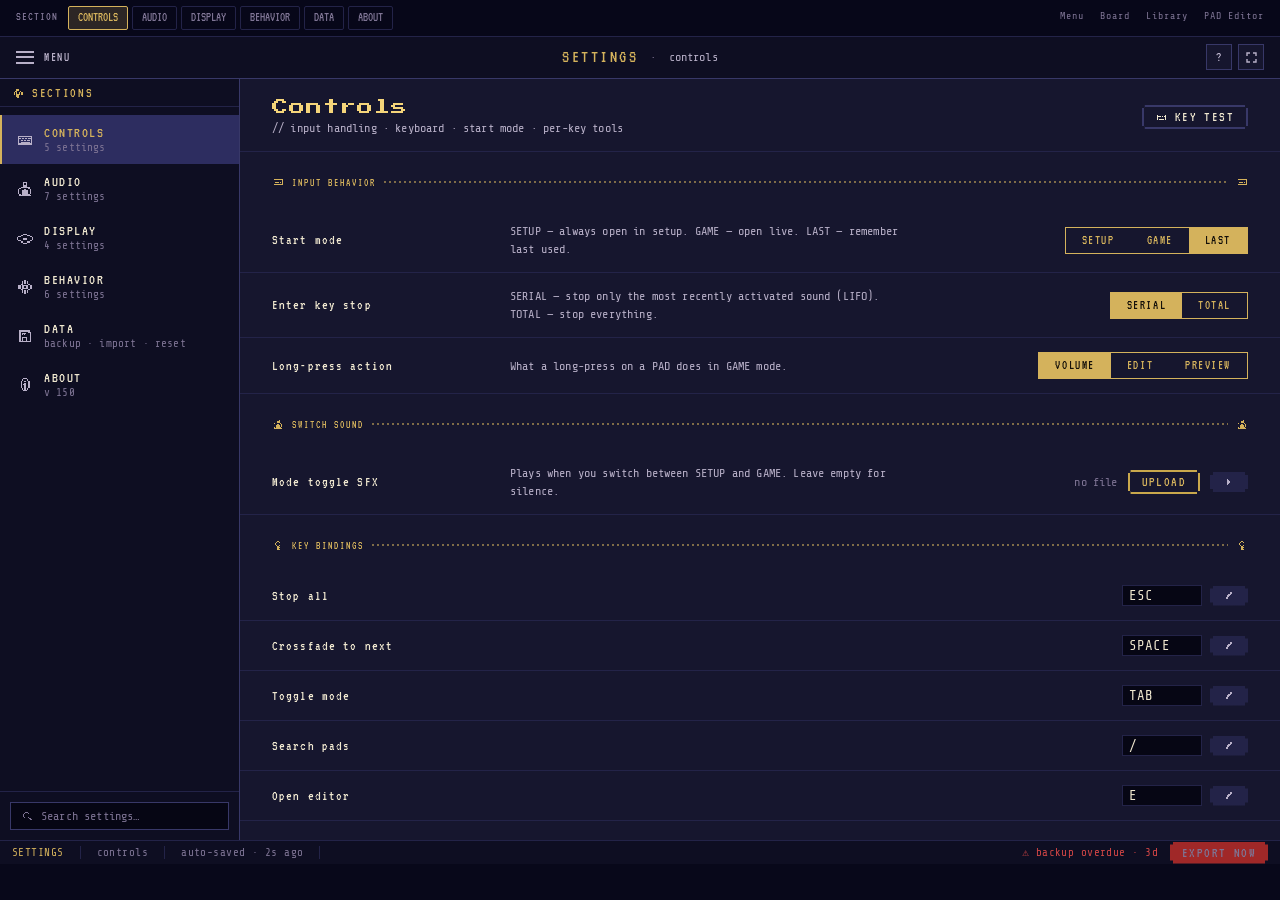
<file: prototype/settings.html>
<!DOCTYPE html>
<html lang="en">
<head>
<meta charset="UTF-8">
<meta name="viewport" content="width=device-width, initial-scale=1.0, user-scalable=no">
<title>SoS — Settings Prototype</title>
<style>
/* ── FONTS ── */
@font-face{font-family:'Press Start 2P';font-display:swap;src:url('../fonts/press-start-2p.woff2') format('woff2')}
@font-face{font-family:'Share Tech Mono';font-display:swap;src:url('../fonts/share-tech-mono.woff2') format('woff2')}
@font-face{font-family:'VT323';font-display:swap;src:url('../fonts/vt323.woff2') format('woff2')}

/* ── TOKENS ── */
:root {
  --night:#08081A; --deep:#0E0E22; --surface:#16162E; --raised:#22224A; --top:#2D2D60; --sunk:#060614;
  --border:#383868; --border-soft:#232348; --border-strong:#5252A0; --border-gold:#C9A84C; --border-blood:#A02828;
  --text:#F0E8D0; --text-strong:#FFFFFF; --text-dim:#B8B0C8; --text-mute:#7E7494; --text-on-gold:#14100A;
  --gold:#D4B25C; --gold-bright:#F5D57A; --gold-dim:#8A6E34; --gold-soft:rgba(212,178,92,.18);
  --flame:#E8821E; --blood:#A02828; --blood-bright:#D04545; --blood-soft:rgba(160,40,40,.18);
  --pad-single:#D4B25C; --pad-loop:#6DB5B8; --pad-playlist:#9D7FC7;
  --mode-setup:#6DB5B8; --mode-game:#D4B25C;
  --font-display:"Press Start 2P","VT323",monospace;
  --font-ui:"VT323","Share Tech Mono",monospace;
  --font-mono:"Share Tech Mono","VT323",monospace;
  --fs-xs:12px; --fs-sm:14px; --fs-md:16px;
  --space-1:4px; --space-2:8px; --space-3:12px; --space-4:16px; --space-5:20px;
}

/* ── RESET ── */
*{box-sizing:border-box;margin:0;padding:0;-webkit-tap-highlight-color:transparent}
html,body{width:100%;height:100%;overflow:hidden}
body{background:var(--night);color:var(--text);font-family:var(--font-mono);user-select:none;padding-top:36px}

/* ── SB BASE CLASSES ── */
.sb{font-family:var(--font-mono);color:var(--text);height:100%;width:100%;box-sizing:border-box;overflow:hidden;position:relative;letter-spacing:.01em;-webkit-font-smoothing:antialiased}
.sb *,.sb *::before,.sb *::after{box-sizing:border-box}
.sb ::-webkit-scrollbar{width:8px;height:8px}
.sb ::-webkit-scrollbar-thumb{background:var(--border)}
.sb ::-webkit-scrollbar-track{background:var(--sunk)}
.sb-pix,.sb-btn,.sb-pill{
  --pix-step:5px;--pix-thick:2px;--pix-bg:var(--surface);--pix-border:var(--border);
  background:linear-gradient(var(--pix-bg),var(--pix-bg)) padding-box,linear-gradient(var(--pix-border),var(--pix-border)) border-box;
  border:var(--pix-thick) solid transparent;border-radius:0;
  clip-path:polygon(0 var(--pix-step),var(--pix-step) var(--pix-step),var(--pix-step) 0,calc(100% - var(--pix-step)) 0,calc(100% - var(--pix-step)) var(--pix-step),100% var(--pix-step),100% calc(100% - var(--pix-step)),calc(100% - var(--pix-step)) calc(100% - var(--pix-step)),calc(100% - var(--pix-step)) 100%,var(--pix-step) 100%,var(--pix-step) calc(100% - var(--pix-step)),0 calc(100% - var(--pix-step)))
}
.sb-btn{--pix-step:4px;display:inline-flex;align-items:center;justify-content:center;gap:var(--space-2);font-family:var(--font-ui);font-size:var(--fs-md);text-transform:uppercase;letter-spacing:.10em;padding:6px var(--space-5);color:var(--text);cursor:pointer}
.sb-btn:hover{--pix-border:var(--border-gold)}
.sb-btn-primary{--pix-border:var(--border-gold);color:var(--gold)}
.sb-btn-filled{--pix-bg:var(--gold);--pix-border:var(--gold);color:var(--text-on-gold)}
.sb-btn-ghost{--pix-bg:transparent;--pix-border:var(--border-soft);color:var(--text-dim)}
.sb-btn-danger{--pix-bg:transparent;--pix-border:var(--border-blood);color:var(--danger)}
.sb-btn-sm{--pix-step:3px;font-size:var(--fs-sm);padding:3px var(--space-3)}
.sb-panel-header{display:flex;align-items:center;gap:var(--space-2);height:28px;padding:0 var(--space-3);background:var(--deep);border-bottom:1px solid var(--border-soft);font-family:var(--font-ui);font-size:var(--fs-sm);letter-spacing:.12em;text-transform:uppercase;color:var(--text-dim);flex-shrink:0}
.sb-panel-header.is-active{color:var(--gold)}
.sb-status-bar{display:flex;align-items:center;gap:var(--space-4);height:24px;padding:0 var(--space-3);background:var(--deep);border-top:1px solid var(--border-soft);font-family:var(--font-mono);font-size:11px;color:var(--text-mute);letter-spacing:.04em;flex-shrink:0}
.sb-status-section{display:flex;align-items:center;gap:6px;padding-right:var(--space-4);border-right:1px solid var(--border-soft)}
.sb-slider{position:relative;height:6px;background:var(--sunk);border:1px solid var(--border-soft);overflow:hidden}
.sb-slider-fill{position:absolute;inset:0 auto 0 0;background:var(--gold)}
.sb-slider-thumb{position:absolute;top:50%;width:12px;height:12px;background:var(--gold);transform:translate(-50%,-50%);box-shadow:0 0 6px var(--gold-bright)}
.sb-num{display:inline-flex;align-items:center;justify-content:space-between;min-width:56px;padding:2px 6px;background:var(--sunk);border:1px solid var(--border-soft);font-family:var(--font-mono);font-size:var(--fs-sm);color:var(--text);cursor:ew-resize}
.sb-num.is-active{border-color:var(--gold);color:var(--gold-bright)}

/* ── SETTINGS LAYOUT ── */
#app{display:flex;flex-direction:column;height:calc(100% - 36px);background:var(--night)}
#settings-top-bar{display:grid;grid-template-columns:180px 1fr 180px;align-items:center;gap:12px;padding:8px 16px;background:var(--deep);border-bottom:1px solid var(--border);flex-shrink:0}
#settings-body{display:grid;grid-template-columns:240px 1fr;flex:1;min-height:0;overflow:hidden}
#settings-rail{background:var(--deep);border-right:1px solid var(--border);display:flex;flex-direction:column;overflow:hidden}
#settings-pane{background:var(--surface);overflow:auto;flex:1}
.nav-item{display:flex;align-items:center;gap:10px;padding:10px 14px;border-left:2px solid transparent;color:var(--text-dim);cursor:pointer}
.nav-item.is-active{background:var(--top);border-left-color:var(--gold)}
.nav-label{font-family:var(--font-ui);font-size:15px;letter-spacing:.1em}
.nav-item.is-active .nav-label{color:var(--gold)}
.nav-item:not(.is-active) .nav-label{color:var(--text)}
.nav-count{font-family:var(--font-mono);font-size:11px;color:var(--text-mute);margin-top:1px}
.rail-search{padding:10px;border-top:1px solid var(--border-soft)}
.settings-search{display:flex;align-items:center;gap:8px;padding:6px 10px;background:var(--sunk);border:1px solid var(--border);color:var(--text-mute)}

/* ── ACT BUTTON ── */
.act-btn{width:26px;height:26px;display:flex;align-items:center;justify-content:center;border:1px solid var(--border);color:var(--text-dim);background:var(--surface);cursor:pointer;flex-shrink:0}

/* ── PROTOTYPE BAR ── */
#proto-bar{position:fixed;top:0;left:0;right:0;z-index:200;display:flex;gap:4px;padding:6px 10px;background:rgba(8,8,26,.9);border-bottom:1px solid var(--border-soft);backdrop-filter:blur(8px)}
.pb-btn{background:transparent;border:1px solid var(--border-soft);color:var(--text-mute);font-family:var(--font-ui);font-size:13px;padding:2px 9px;cursor:pointer;border-radius:2px;transition:all .15s;line-height:1.4}
.pb-btn:hover{border-color:var(--gold);color:var(--gold)}
.pb-btn.active{border-color:var(--gold);color:var(--gold);background:var(--gold-soft)}
.pb-sep{flex:1}
.pb-link{color:var(--text-mute);font-family:var(--font-mono);font-size:10px;letter-spacing:1px;text-decoration:none;padding:4px 6px}
.pb-link:hover{color:var(--text-dim)}
</style>
</head>
<body>

<!-- ── PROTOTYPE CONTROLS ── -->
<div id="proto-bar">
  <span style="font-family:var(--font-ui);font-size:12px;color:var(--text-mute);padding:4px 6px;letter-spacing:1px">SECTION</span>
  <button class="pb-btn active" id="pb-controls"  onclick="setSection('controls')">CONTROLS</button>
  <button class="pb-btn"        id="pb-audio"      onclick="setSection('audio')">AUDIO</button>
  <button class="pb-btn"        id="pb-display"    onclick="setSection('display')">DISPLAY</button>
  <button class="pb-btn"        id="pb-behavior"   onclick="setSection('behavior')">BEHAVIOR</button>
  <button class="pb-btn"        id="pb-data"       onclick="setSection('data')">DATA</button>
  <button class="pb-btn"        id="pb-about"      onclick="setSection('about')">ABOUT</button>
  <span class="pb-sep"></span>
  <a class="pb-link" href="menu.html">Menu</a>
  <a class="pb-link" href="board.html">Board</a>
  <a class="pb-link" href="library.html">Library</a>
  <a class="pb-link" href="pad-editor.html">PAD Editor</a>
</div>

<!-- ══════════════ SETTINGS APP ══════════════ -->
<div id="app" class="sb">

  <!-- ── TOP BAR ── -->
  <div id="settings-top-bar">
    <div style="display:flex;align-items:center;gap:10px">
      <div style="color:var(--text-dim);display:flex;align-items:center;cursor:pointer">
        <svg width="18" height="13" viewBox="0 0 18 13" fill="currentColor"><rect x="0" y="0" width="18" height="2"/><rect x="0" y="5" width="18" height="2"/><rect x="0" y="11" width="18" height="2"/></svg>
      </div>
      <span style="font-family:var(--font-ui);font-size:13px;color:var(--text-dim);letter-spacing:.12em">MENU</span>
    </div>
    <div style="display:flex;align-items:center;justify-content:center;gap:12px">
      <span style="font-family:var(--font-ui);font-size:18px;color:var(--gold);letter-spacing:.14em">SETTINGS</span>
      <span style="font-family:var(--font-mono);font-size:12px;color:var(--text-mute)">·</span>
      <span id="top-breadcrumb" style="font-family:var(--font-mono);font-size:12px;color:var(--text-dim)">controls</span>
    </div>
    <div style="display:flex;justify-content:flex-end;gap:6px">
      <div class="act-btn" style="font-family:var(--font-ui);font-size:14px;color:var(--text-dim)">?</div>
      <div class="act-btn">
        <svg width="11" height="11" viewBox="0 0 11 11" fill="none" stroke="currentColor" stroke-width="1.4"><path d="M1 4V1h3M10 4V1H7M1 7v3h3M10 7v3H7"/></svg>
      </div>
    </div>
  </div>

  <!-- ── BODY ── -->
  <div id="settings-body">

    <!-- ── LEFT RAIL ── -->
    <aside id="settings-rail">
      <div class="sb-panel-header is-active">
        <span id="ph-sections"></span>SECTIONS
      </div>
      <div style="padding:8px 0;flex:1;overflow:auto" id="nav-list"></div>
      <div class="rail-search">
        <div class="settings-search">
          <span id="icon-search-rail"></span>
          <span style="font-family:var(--font-mono);font-size:12px">Search settings…</span>
        </div>
      </div>
    </aside>

    <!-- ── RIGHT PANE ── -->
    <div id="settings-pane"></div>

  </div>

  <!-- ── STATUS BAR ── -->
  <div class="sb-status-bar">
    <span class="sb-status-section" style="color:var(--gold)">SETTINGS</span>
    <span class="sb-status-section" id="status-section">controls</span>
    <span class="sb-status-section">auto-saved · 2s ago</span>
    <span style="margin-left:auto;display:flex;align-items:center;gap:12px">
      <span style="color:var(--blood-bright)">⚠ backup overdue · 3d</span>
      <button class="sb-btn sb-btn-sm sb-btn-danger" style="padding:2px 10px">EXPORT NOW</button>
    </span>
  </div>

</div><!-- /#app -->

<script>
/* ═══════════════════════════════════════════════════════════════
   PIXEL ICONS (from dist/icons.js)
═══════════════════════════════════════════════════════════════ */
(function(root){'use strict';
const ICONS=[
  {id:'flame',d:['7 1','8 1','6 2','7 2','8 2','9 2','5 3','6 3','8 3','9 3','10 3','5 4','6 4','7 4','8 4','9 4','10 4','11 4','4 5','5 5','7 5','9 5','10 5','11 5','4 6','5 6','6 6','9 6','10 6','11 6','12 6','3 7','4 7','5 7','6 7','7 7','9 7','10 7','11 7','12 7','3 8','4 8','5 8','6 8','7 8','8 8','10 8','11 8','12 8','3 9','4 9','5 9','6 9','7 9','8 9','9 9','10 9','11 9','12 9','3 10','4 10','5 10','6 10','7 10','8 10','9 10','10 10','11 10','12 10','4 11','5 11','6 11','7 11','8 11','9 11','10 11','11 11','5 12','6 12','7 12','8 12','9 12','10 12','6 13','7 13','8 13','9 13']},
  {id:'play',d:['5 3','5 4','5 5','5 6','5 7','5 8','5 9','5 10','5 11','5 12','6 4','6 5','6 6','6 7','6 8','6 9','6 10','6 11','7 5','7 6','7 7','7 8','7 9','7 10','8 6','8 7','8 8','8 9','9 7','9 8']},
  {id:'loop',d:['5 4','6 4','7 4','8 4','9 4','10 4','4 5','11 5','3 6','12 6','3 7','12 7','11 7','3 8','12 8','10 8','3 9','12 9','9 9','10 9','11 9','4 10','11 10','5 11','6 11','7 11','8 11','9 11','10 11']},
  {id:'cog',d:['7 2','8 2','5 3','7 3','8 3','10 3','5 4','7 4','8 4','10 4','4 5','5 5','11 5','2 6','3 6','5 6','6 6','7 6','8 6','9 6','10 6','12 6','13 6','2 7','3 7','5 7','6 7','9 7','10 7','12 7','13 7','2 8','3 8','5 8','6 8','9 8','10 8','12 8','13 8','2 9','3 9','5 9','6 9','7 9','8 9','9 9','10 9','12 9','13 9','4 10','5 10','11 10','5 11','7 11','8 11','10 11','5 12','7 12','8 12','10 12','7 13','8 13']},
  {id:'save',d:['3 3','4 3','5 3','6 3','7 3','8 3','9 3','10 3','11 3','3 4','11 4','12 4','3 5','5 5','6 5','7 5','8 5','12 5','3 6','5 6','7 6','12 6','3 7','12 7','3 8','12 8','3 9','5 9','6 9','7 9','8 9','9 9','12 9','3 10','5 10','9 10','12 10','3 11','5 11','9 11','12 11','3 12','4 12','5 12','6 12','7 12','8 12','9 12','10 12','11 12','12 12']},
  {id:'download',d:['7 2','8 2','7 3','8 3','7 4','8 4','7 5','8 5','5 6','7 6','8 6','10 6','5 7','6 7','7 7','8 7','9 7','10 7','6 8','7 8','8 8','9 8','7 9','8 9','3 12','4 12','5 12','6 12','7 12','8 12','9 12','10 12','11 12','12 12']},
  {id:'search',d:['5 3','6 3','7 3','8 3','4 4','9 4','3 5','10 5','3 6','10 6','3 7','10 7','3 8','10 8','4 9','9 9','5 10','6 10','7 10','8 10','10 10','11 11','12 11','12 12','13 12']},
  {id:'edit',d:['10 2','11 2','9 3','10 3','11 3','12 3','8 4','9 4','10 4','11 4','7 5','8 5','9 5','10 5','6 6','7 6','8 6','9 6','5 7','6 7','7 7','8 7','4 8','5 8','6 8','7 8','3 9','4 9','5 9','6 9','3 10','4 10','5 10','3 11','4 11','5 11','3 12','4 12']},
  {id:'keyboard',d:['2 4','3 4','4 4','5 4','6 4','7 4','8 4','9 4','10 4','11 4','12 4','13 4','2 5','13 5','2 6','3 6','5 6','6 6','8 6','9 6','11 6','12 6','13 6','2 7','13 7','2 8','4 8','5 8','7 8','8 8','10 8','11 8','13 8','2 9','13 9','2 10','4 10','5 10','6 10','7 10','8 10','9 10','10 10','11 10','13 10','2 11','3 11','4 11','5 11','6 11','7 11','8 11','9 11','10 11','11 11','12 11','13 11']},
  {id:'moon',d:['6 2','7 2','8 2','4 3','5 3','6 3','7 3','8 3','9 3','3 4','4 4','5 4','6 4','7 4','2 5','3 5','4 5','5 5','2 6','3 6','4 6','2 7','3 7','4 7','2 8','3 8','4 8','2 9','3 9','4 9','2 10','3 10','4 10','5 10','3 11','4 11','5 11','6 11','7 11','4 12','5 12','6 12','7 12','8 12','9 12','6 13','7 13','8 13']},
  {id:'sparkle',d:['7 3','8 3','6 4','7 4','8 4','9 4','7 5','8 5','2 7','3 7','7 7','8 7','12 7','13 7','2 8','3 8','7 8','8 8','12 8','13 8','7 9','8 9','6 11','7 11','8 11','9 11','7 12','8 12']},
  {id:'diamond',d:['7 4','8 4','6 5','7 5','8 5','9 5','5 6','6 6','7 6','8 6','9 6','10 6','4 7','5 7','6 7','7 7','8 7','9 7','10 7','11 7','4 8','5 8','6 8','7 8','8 8','9 8','10 8','11 8','5 9','6 9','7 9','8 9','9 9','10 9','6 10','7 10','8 10','9 10','7 11','8 11']},
  {id:'scroll',d:['3 3','4 3','5 3','6 3','7 3','8 3','9 3','10 3','11 3','2 4','12 4','3 5','4 5','5 5','6 5','7 5','8 5','9 5','10 5','11 5','3 6','5 6','6 6','7 6','8 6','9 6','10 6','11 6','3 7','5 7','7 7','8 7','9 7','11 7','3 8','5 8','6 8','7 8','8 8','9 8','10 8','11 8','3 9','5 9','6 9','7 9','8 9','9 9','11 9','3 10','11 10','3 11','4 11','5 11','6 11','7 11','8 11','9 11','10 11','11 11','2 12','12 12','3 13','4 13','5 13','6 13','7 13','8 13','9 13','10 13','11 13']},
  {id:'eye',d:['6 4','7 4','8 4','9 4','4 5','5 5','10 5','11 5','2 6','3 6','12 6','13 6','1 7','14 7','1 8','6 8','7 8','8 8','9 8','14 8','1 9','6 9','7 9','8 9','9 9','14 9','2 10','3 10','12 10','13 10','4 11','5 11','10 11','11 11','6 12','7 12','8 12','9 12']},
  {id:'potion',d:['6 2','7 2','8 2','9 2','6 3','9 3','6 4','7 4','8 4','9 4','6 5','7 5','8 5','9 5','4 6','5 6','6 6','7 6','8 6','9 6','10 6','11 6','3 7','11 7','2 8','7 8','8 8','12 8','2 9','5 9','6 9','7 9','8 9','9 9','10 9','12 9','2 10','5 10','6 10','7 10','8 10','9 10','10 10','12 10','2 11','5 11','6 11','7 11','8 11','9 11','10 11','12 11','3 12','5 12','6 12','7 12','8 12','9 12','10 12','11 12','3 13','4 13','5 13','6 13','7 13','8 13','9 13','10 13','11 13','12 13']},
  {id:'info',d:['6 2','7 2','8 2','9 2','5 3','10 3','4 4','7 4','8 4','11 4','4 5','11 5','4 6','7 6','8 6','11 6','4 7','6 7','7 7','8 7','11 7','4 8','7 8','8 8','11 8','4 9','7 9','8 9','11 9','4 10','7 10','8 10','11 10','5 11','7 11','8 11','10 11','6 12','7 12','8 12','9 12']},
  {id:'hourglass',d:['3 2','4 2','5 2','6 2','7 2','8 2','9 2','10 2','11 2','12 2','4 3','5 3','6 3','7 3','8 3','9 3','10 3','11 3','5 4','6 4','7 4','8 4','9 4','10 4','6 5','7 5','8 5','9 5','7 6','8 6','6 7','7 7','8 7','9 7','5 8','6 8','9 8','10 8','4 9','5 9','10 9','11 9','4 10','5 10','6 10','7 10','8 10','9 10','10 10','11 10','3 11','4 11','5 11','6 11','7 11','8 11','9 11','10 11','11 11','12 11','3 12','4 12','5 12','6 12','7 12','8 12','9 12','10 12','11 12','12 12']},
  {id:'skull',d:['5 3','6 3','7 3','8 3','9 3','10 3','4 4','11 4','3 5','12 5','3 6','5 6','6 6','9 6','10 6','12 6','3 7','5 7','6 7','9 7','10 7','12 7','3 8','12 8','3 9','7 9','8 9','12 9','4 10','11 10','5 11','6 11','7 11','8 11','9 11','10 11','5 12','7 12','9 12','5 13','7 13','9 13']},
  {id:'key',d:['6 3','7 3','8 3','5 4','9 4','4 5','10 5','4 6','7 6','10 6','4 7','10 7','5 8','9 8','6 9','7 9','8 9','7 10','8 10','7 11','8 11','9 11','10 11','7 12','8 12','7 13','8 13','9 13']},
  {id:'rune',d:['7 2','8 2','6 3','7 3','8 3','9 3','6 4','9 4','5 5','10 5','5 6','10 6','4 7','11 7','4 8','7 8','8 8','11 8','3 9','12 9','2 10','3 10','4 10','5 10','6 10','7 10','8 10','9 10','10 10','11 10','12 10','13 10','7 11','8 11','7 12','8 12','6 13','7 13','8 13','9 13']},
];
const BY_ID={};for(let i=0;i<ICONS.length;i++)BY_ID[ICONS[i].id]=ICONS[i];
function pixelIcon(id,size,color){size=size||16;color=color||'currentColor';const def=BY_ID[id];if(!def)return`<svg width="${size}" height="${size}" viewBox="0 0 16 16"></svg>`;let r='';for(let i=0;i<def.d.length;i++){const p=def.d[i].split(' ');r+=`<rect x="${p[0]}" y="${p[1]}" width="1" height="1" fill="${color}"/>`}return`<svg width="${size}" height="${size}" viewBox="0 0 16 16" shape-rendering="crispEdges" style="display:block">${r}</svg>`}
root.pixelIcon=pixelIcon;
})(window);

/* ═══════════════════════════════════════════════════════════════
   DATA
═══════════════════════════════════════════════════════════════ */
const SUBMENUS=[
  {id:'controls', label:'CONTROLS', icon:'keyboard', count:'5 settings'},
  {id:'audio',    label:'AUDIO',    icon:'potion',   count:'7 settings'},
  {id:'display',  label:'DISPLAY',  icon:'eye',      count:'4 settings'},
  {id:'behavior', label:'BEHAVIOR', icon:'cog',      count:'6 settings'},
  {id:'data',     label:'DATA',     icon:'save',     count:'backup · import · reset'},
  {id:'about',    label:'ABOUT',    icon:'info',     count:'v 150'},
];

/* ═══════════════════════════════════════════════════════════════
   HELPERS
═══════════════════════════════════════════════════════════════ */
function pi(id,size,color){return pixelIcon(id,size,color)}

function sectionLabel(glyph,text){
  const icon=pi(glyph,12,'var(--gold)');
  return`<div style="display:flex;align-items:center;gap:8px;color:var(--gold);margin-bottom:12px">
    ${icon}
    <span style="font-family:var(--font-ui);font-size:11px;letter-spacing:.18em;text-transform:uppercase;white-space:nowrap">${text}</span>
    <div style="flex:1;height:2px;background-image:repeating-linear-gradient(90deg,currentColor 0 2px,transparent 2px 5px);opacity:.55"></div>
    ${icon}
  </div>`;
}

function submenuHeader(title,sub,action){
  return`<div style="padding:20px 32px 16px;border-bottom:1px solid var(--border-soft);display:flex;align-items:center;gap:14px">
    <div>
      <div style="font-family:var(--font-display);font-size:16px;color:var(--gold-bright);letter-spacing:.06em;margin-bottom:6px">${title}</div>
      <div style="font-family:var(--font-mono);font-size:12px;color:var(--text-dim)">// ${sub}</div>
    </div>
    <div style="flex:1"></div>
    ${action||''}
  </div>`;
}

function settingRow(label,desc,control){
  return`<div style="display:grid;grid-template-columns:220px 1fr 320px;gap:18px;padding:14px 32px;border-bottom:1px solid var(--border-soft);align-items:center">
    <div style="font-family:var(--font-ui);font-size:14px;color:var(--text);letter-spacing:.08em">${label}</div>
    <div style="font-family:var(--font-mono);font-size:12px;color:var(--text-dim);line-height:1.5">${desc}</div>
    <div style="display:flex;justify-content:flex-end">${control}</div>
  </div>`;
}

function segCtrl(options,active,color){
  color=color||'var(--gold)';
  const opts=options.map(o=>{
    const a=o===active;
    return`<div style="padding:6px 16px;font-family:var(--font-ui);font-size:13px;letter-spacing:.12em;color:${a?'var(--text-on-gold)':color};background:${a?color:'transparent'};cursor:pointer">${o}</div>`;
  }).join('');
  return`<div style="display:inline-flex;border:1px solid ${color}">${opts}</div>`;
}

function labelSlider(label,value,color){
  const pct=Math.round(value*100);
  const c=color||'var(--gold)';
  return`<div style="display:flex;flex-direction:column;gap:4px;width:100%">
    <div style="display:flex;justify-content:space-between;align-items:baseline">
      <span style="font-family:var(--font-ui);font-size:12px;color:var(--text-dim);letter-spacing:.08em">${label}</span>
      <span style="font-family:var(--font-mono);font-size:11px;color:var(--text);font-variant-numeric:tabular-nums">${pct}</span>
    </div>
    <div class="sb-slider">
      <div class="sb-slider-fill" style="width:${pct}%;background:${c}"></div>
      <div class="sb-slider-thumb" style="left:${pct}%;background:${c}"></div>
    </div>
  </div>`;
}

function secPad(glyph,text){
  return`<div style="padding:24px 32px 8px">${sectionLabel(glyph,text)}</div>`;
}

/* ═══════════════════════════════════════════════════════════════
   SUBMENU RENDERERS
═══════════════════════════════════════════════════════════════ */
function renderControls(){
  const keyTest=`<button class="sb-btn sb-btn-sm">${pi('keyboard',11,'currentColor')} KEY TEST</button>`;
  const bindings=[
    ['Stop all','ESC'],['Crossfade to next','SPACE'],['Toggle mode','TAB'],
    ['Search pads','/'],['Open editor','E'],
  ];
  return submenuHeader('Controls','input handling · keyboard · start mode · per-key tools',keyTest)+
    secPad('keyboard','INPUT BEHAVIOR')+
    settingRow('Start mode','SETUP — always open in setup. GAME — open live. LAST — remember last used.',segCtrl(['SETUP','GAME','LAST'],'LAST'))+
    settingRow('Enter key stop','SERIAL — stop only the most recently activated sound (LIFO). TOTAL — stop everything.',segCtrl(['SERIAL','TOTAL'],'SERIAL'))+
    settingRow('Long-press action','What a long-press on a PAD does in GAME mode.',segCtrl(['VOLUME','EDIT','PREVIEW'],'VOLUME'))+
    secPad('potion','SWITCH SOUND')+
    settingRow('Mode toggle SFX','Plays when you switch between SETUP and GAME. Leave empty for silence.',
      `<div style="display:flex;align-items:center;gap:10px">
        <span style="font-family:var(--font-mono);font-size:12px;color:var(--text-mute)">no file</span>
        <button class="sb-btn sb-btn-sm sb-btn-primary">UPLOAD</button>
        <button class="sb-btn sb-btn-sm sb-btn-ghost">${pi('play',10,'currentColor')}</button>
      </div>`)+
    secPad('key','KEY BINDINGS')+
    bindings.map(([k,v])=>settingRow(k,'',
      `<div style="display:flex;align-items:center;gap:8px">
        <span class="sb-num" style="min-width:80px">${v}</span>
        <button class="sb-btn sb-btn-sm sb-btn-ghost">${pi('edit',10,'currentColor')}</button>
      </div>`
    )).join('');
}

function renderAudio(){
  return submenuHeader('Audio','output device · master · busses · ducking · crossfade')+
    secPad('potion','OUTPUT')+
    settingRow('Output device','System default unless overridden.',
      `<span class="sb-num" style="min-width:200px">System Default ▾</span>`)+
    settingRow('Sample rate','Audio engine target. Files are resampled to match.',segCtrl(['44.1k','48k','96k'],'48k'))+
    secPad('diamond','MASTER & BUSSES')+
    settingRow('Master volume','Final output gain. Keep below 100 % for headroom.',
      `<div style="width:260px">${labelSlider('MASTER',0.72)}</div>`)+
    settingRow('Ambient bus','Default level for loop-type pads on a fresh board.',
      `<div style="width:260px">${labelSlider('AMB',0.45,'var(--pad-loop)')}</div>`)+
    settingRow('Stinger bus','Default level for one-shot pads.',
      `<div style="width:260px">${labelSlider('STG',0.90,'var(--pad-single)')}</div>`)+
    settingRow('Music bus','Default level for playlist pads.',
      `<div style="width:260px">${labelSlider('MUS',0.60,'var(--pad-playlist)')}</div>`)+
    secPad('loop','CROSSFADE & DUCKING')+
    settingRow('Crossfade between scenes','Loops fade out as new ones fade in. Off = hard cut.',segCtrl(['ON','OFF'],'ON'))+
    settingRow('Crossfade duration','Default time when switching scenes or playlists.',
      `<span class="sb-num is-active" style="min-width:80px">800 ms</span>`)+
    settingRow('Auto-duck on stinger','Loop busses dip when a stinger plays. Subtle but feels professional.',segCtrl(['OFF','LIGHT','STRONG'],'LIGHT'));
}

function renderDisplay(){
  const themes=[
    {id:'hearth',  name:'HEARTH',  bg:'#16162E', accent:'#D4B25C', current:true},
    {id:'verdant', name:'VERDANT', bg:'#102A20', accent:'#C9A04F'},
    {id:'neon',    name:'NEON',    bg:'#111E40', accent:'#3DD4F0'},
    {id:'crimson', name:'CRIMSON', bg:'#20121A', accent:'#D63A3A'},
  ];
  const themeGrid=themes.map(t=>`<div style="background:${t.bg};border:1px solid ${t.current?t.accent:'var(--border)'};padding:14px;box-shadow:${t.current?`0 0 0 1px ${t.accent} inset,0 0 16px ${t.accent}55`:'none'};cursor:pointer">
    <div style="display:flex;gap:4px;margin-bottom:12px">
      <div style="width:18px;height:18px;background:${t.accent}"></div>
      <div style="width:18px;height:18px;background:${t.bg};border:1px solid ${t.accent}"></div>
      <div style="width:18px;height:18px;background:rgba(255,255,255,.1);border:1px solid rgba(255,255,255,.15)"></div>
    </div>
    <div style="font-family:var(--font-ui);font-size:14px;color:${t.accent};letter-spacing:.1em">${t.name}</div>
    ${t.current?`<div style="font-family:var(--font-mono);font-size:10px;color:${t.accent};margin-top:4px">CURRENT</div>`:''}
  </div>`).join('');
  return submenuHeader('Display','theme · font scale · contrast · scanlines · density')+
    secPad('potion','THEME')+
    `<div style="padding:8px 32px 24px;display:grid;grid-template-columns:repeat(4,1fr);gap:12px">${themeGrid}</div>`+
    settingRow('Font scale','Affects body text only. Pixel titles stay at their native size.',
      `<div style="width:260px">${labelSlider('SCALE',0.55)}</div>`)+
    settingRow('Pad density','How tightly pads pack on the board.',segCtrl(['LOOSE','NORMAL','DENSE'],'NORMAL'))+
    settingRow('Pad shape','The corner treatment for every pad.',segCtrl(['STEP','RECT','CI'],'STEP'))+
    settingRow('Scanlines in GAME mode','Subtle CRT overlay during play. Adds atmosphere, slightly reduces contrast.',segCtrl(['ON','OFF'],'ON'))+
    settingRow('High contrast','Force WCAG AAA text contrast everywhere. Useful in bright rooms.',segCtrl(['ON','OFF'],'OFF'));
}

function renderBehavior(){
  return submenuHeader('Behavior','auto-stop · autosave · screen lock · undo history')+
    secPad('hourglass','AUTOMATION')+
    settingRow('Auto-stop','Stop one-shot sounds after their natural end. Off keeps the level meter visible.',segCtrl(['ON','OFF'],'ON'))+
    settingRow('Autosave','Write board state to disk every N seconds.',
      `<span class="sb-num is-active" style="min-width:100px">every 30 s</span>`)+
    settingRow('Undo history','How many steps the Undo stack remembers per board.',
      `<span class="sb-num" style="min-width:100px">50</span>`)+
    secPad('moon','SESSION')+
    settingRow('Screen wake lock','Prevents auto-locking in GAME mode so a Bluetooth numpad keeps working. Does not override a manual screen-off.',segCtrl(['ON','OFF'],'ON'))+
    settingRow('Restore last board on launch','Open straight into the board you last had open.',segCtrl(['ON','OFF'],'ON'))+
    settingRow('Confirm before delete','Show a confirmation dialog for any destructive action.',segCtrl(['ALWAYS','PADS+','NEVER'],'ALWAYS'));
}

function renderData(){
  const exportBtn=`<button class="sb-btn sb-btn-sm sb-btn-filled">${pi('save',11,'currentColor')} EXPORT BACKUP</button>`;
  const overdueBanner=`<div style="margin:4px 32px 24px;padding:16px;background:rgba(160,40,40,.08);border:1px solid var(--blood);display:flex;align-items:center;gap:16px">
    ${pi('hourglass',28,'var(--blood-bright)')}
    <div>
      <div style="font-family:var(--font-ui);font-size:14px;color:var(--blood-bright);letter-spacing:.08em;margin-bottom:4px">BACKUP OVERDUE · 3 DAYS</div>
      <div style="font-family:var(--font-mono);font-size:12px;color:var(--text-dim)">Last export: 22/05/26 · all data stays in browser storage. Export regularly.</div>
    </div>
  </div>`;
  const storageBar=`<div style="width:260px">
    <div style="display:flex;justify-content:space-between;margin-bottom:4px;font-family:var(--font-mono);font-size:12px;color:var(--text-dim)">
      <span>162.8 MB</span><span>· 32% of 500 MB</span>
    </div>
    <div style="height:6px;background:var(--sunk);border:1px solid var(--border)">
      <div style="width:32%;height:100%;background:var(--gold)"></div>
    </div>
  </div>`;
  return submenuHeader('Data','backup · import · export · storage · reset',exportBtn)+
    secPad('save','BACKUP STATUS')+overdueBanner+
    settingRow('Import data','Load a previously exported .json backup. Overwrites current data.',
      `<button class="sb-btn sb-btn-sm sb-btn-ghost">${pi('download',11,'currentColor')} IMPORT</button>`)+
    settingRow('Storage used','Local IndexedDB · audio + pads + boards + icons.',storageBar)+
    secPad('skull','DANGER ZONE')+
    settingRow('Clear unused audio','Removes audio files not referenced by any pad. Frees space, irreversible.',
      `<button class="sb-btn sb-btn-sm sb-btn-danger">CLEAR · 12 FILES</button>`)+
    settingRow('Reset all data','Wipes pads, boards, audio and icons. Requires confirmation. Cannot be undone.',
      `<button class="sb-btn sb-btn-sm sb-btn-danger">RESET EVERYTHING</button>`);
}

function renderAbout(){
  const logo=`<div style="padding:40px 32px;display:flex;flex-direction:column;align-items:center;text-align:center;gap:12px">
    ${pi('flame',72,'var(--flame)')}
    <div style="font-family:var(--font-display);font-size:18px;color:var(--gold-bright);letter-spacing:.06em;line-height:1.4">SOUNDBOARD<br>OF STORYTELLING</div>
    <div style="font-family:var(--font-mono);font-size:13px;color:var(--text-dim)">A tool for Game-Masters and other creative Creatures.</div>
    <div style="font-family:var(--font-mono);font-size:12px;color:var(--text-mute);margin-top:8px">v 150 · build 26 · 23/05/26</div>
  </div>`;
  return submenuHeader('About','version · credits · license · acknowledgements')+logo+
    `<div style="padding:0 32px">${sectionLabel('scroll','CREDITS')}</div>`+
    settingRow('Design system','Tokens · components · screens — refined collaboratively.',
      `<span style="font-family:var(--font-mono);font-size:12px;color:var(--text-dim)">v2 · 25/05/26</span>`)+
    settingRow('Audio engine','Web Audio API.',
      `<span style="font-family:var(--font-mono);font-size:12px;color:var(--text-dim)">WebAudio</span>`)+
    settingRow('Built-in icons','2 289 pixel-art icons.',
      `<span style="font-family:var(--font-mono);font-size:12px;color:var(--text-dim)">open-source</span>`)+
    settingRow('Source · license','Open source · MIT.',
      `<button class="sb-btn sb-btn-sm sb-btn-ghost">${pi('download',10,'currentColor')} VIEW</button>`);
}

/* ═══════════════════════════════════════════════════════════════
   SECTION SWITCHING
═══════════════════════════════════════════════════════════════ */
const RENDERERS={controls:renderControls,audio:renderAudio,display:renderDisplay,behavior:renderBehavior,data:renderData,about:renderAbout};

function setSection(id){
  SUBMENUS.forEach(s=>{
    document.getElementById('pb-'+s.id).classList.toggle('active',s.id===id);
    const navItem=document.getElementById('nav-'+s.id);
    if(navItem)navItem.classList.toggle('is-active',s.id===id);
  });
  document.getElementById('settings-pane').innerHTML=RENDERERS[id]();
  const sub=SUBMENUS.find(s=>s.id===id);
  const lbl=sub.label.toLowerCase();
  document.getElementById('top-breadcrumb').textContent=lbl;
  document.getElementById('status-section').textContent=lbl;
}

/* ═══════════════════════════════════════════════════════════════
   INIT
═══════════════════════════════════════════════════════════════ */
function init(){
  document.getElementById('ph-sections').innerHTML = pi('cog',12,'currentColor');
  document.getElementById('icon-search-rail').innerHTML = pi('search',12,'currentColor');

  const navList=document.getElementById('nav-list');
  navList.innerHTML=SUBMENUS.map(s=>
    `<div class="nav-item${s.id==='controls'?' is-active':''}" id="nav-${s.id}" onclick="setSection('${s.id}')">
      <span style="display:flex;flex-shrink:0">${pi(s.icon,18,'currentColor')}</span>
      <div style="flex:1">
        <div class="nav-label">${s.label}</div>
        <div class="nav-count">${s.count}</div>
      </div>
    </div>`
  ).join('');

  setSection('controls');
}

window.addEventListener('load', init);
</script>
</body>
</html>
</file>
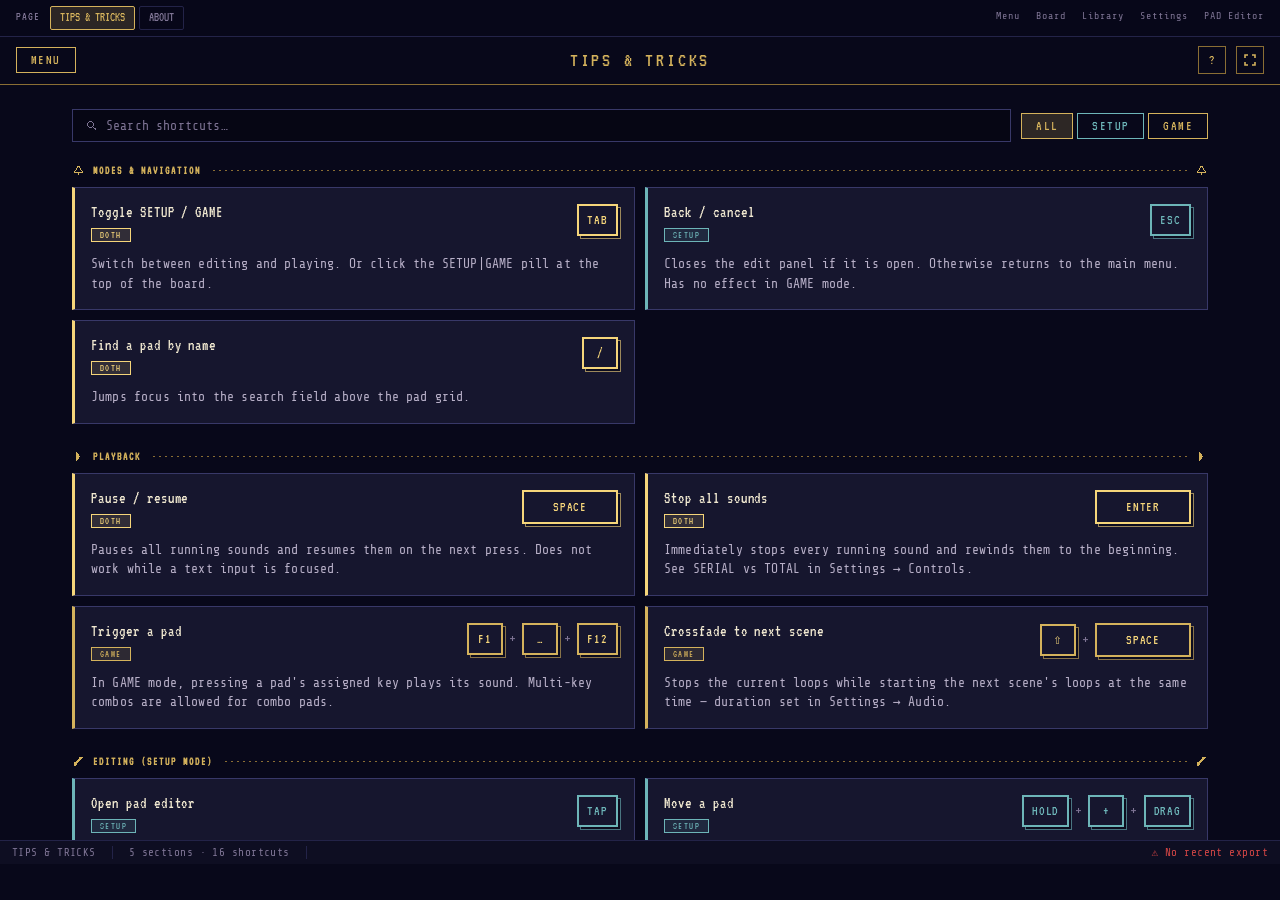
<file: prototype/tips-about.html>
<!DOCTYPE html>
<html lang="en">
<head>
<meta charset="UTF-8">
<meta name="viewport" content="width=device-width, initial-scale=1.0, user-scalable=no">
<title>SoS — Tips &amp; About Prototype</title>
<style>
/* ── FONTS ── */
@font-face{font-family:'Press Start 2P';font-display:swap;src:url('../fonts/press-start-2p.woff2') format('woff2')}
@font-face{font-family:'Share Tech Mono';font-display:swap;src:url('../fonts/share-tech-mono.woff2') format('woff2')}
@font-face{font-family:'VT323';font-display:swap;src:url('../fonts/vt323.woff2') format('woff2')}

/* ── TOKENS ── */
:root {
  --night:#08081A; --deep:#0E0E22; --surface:#16162E; --raised:#22224A; --top:#2D2D60; --sunk:#060614;
  --border:#383868; --border-soft:#232348; --border-strong:#5252A0; --border-gold:#C9A84C; --border-blood:#A02828;
  --text:#F0E8D0; --text-strong:#FFFFFF; --text-dim:#B8B0C8; --text-mute:#7E7494; --text-on-gold:#14100A;
  --gold:#D4B25C; --gold-bright:#F5D57A; --gold-dim:#8A6E34; --gold-soft:rgba(212,178,92,.18);
  --flame:#E8821E; --blood:#A02828; --blood-bright:#D04545; --blood-soft:rgba(160,40,40,.18);
  --pad-single:#D4B25C; --pad-loop:#6DB5B8; --pad-playlist:#9D7FC7; --pad-combo:#D18B4A;
  --mode-setup:#6DB5B8; --mode-game:#D4B25C;
  --font-display:"Press Start 2P","VT323",monospace;
  --font-ui:"VT323","Share Tech Mono",monospace;
  --font-mono:"Share Tech Mono","VT323",monospace;
  --fs-xs:12px; --fs-sm:14px; --fs-md:16px;
  --space-1:4px; --space-2:8px; --space-3:12px; --space-4:16px; --space-5:20px;
}

/* ── RESET ── */
*{box-sizing:border-box;margin:0;padding:0;-webkit-tap-highlight-color:transparent}
html,body{width:100%;height:100%;overflow:hidden}
body{background:var(--night);color:var(--text);font-family:var(--font-mono);user-select:none;padding-top:36px}

/* ── SB BASE CLASSES ── */
.sb{font-family:var(--font-mono);color:var(--text);height:100%;width:100%;box-sizing:border-box;overflow:hidden;position:relative;letter-spacing:.01em;-webkit-font-smoothing:antialiased}
.sb *,.sb *::before,.sb *::after{box-sizing:border-box}
.sb ::-webkit-scrollbar{width:8px;height:8px}
.sb ::-webkit-scrollbar-thumb{background:var(--border)}
.sb ::-webkit-scrollbar-track{background:var(--sunk)}
.sb-pix,.sb-btn,.sb-pill{
  --pix-step:5px;--pix-thick:2px;--pix-bg:var(--surface);--pix-border:var(--border);
  background:linear-gradient(var(--pix-bg),var(--pix-bg)) padding-box,linear-gradient(var(--pix-border),var(--pix-border)) border-box;
  border:var(--pix-thick) solid transparent;border-radius:0;
  clip-path:polygon(0 var(--pix-step),var(--pix-step) var(--pix-step),var(--pix-step) 0,calc(100% - var(--pix-step)) 0,calc(100% - var(--pix-step)) var(--pix-step),100% var(--pix-step),100% calc(100% - var(--pix-step)),calc(100% - var(--pix-step)) calc(100% - var(--pix-step)),calc(100% - var(--pix-step)) 100%,var(--pix-step) 100%,var(--pix-step) calc(100% - var(--pix-step)),0 calc(100% - var(--pix-step)))
}
.sb-btn{--pix-step:4px;display:inline-flex;align-items:center;justify-content:center;gap:var(--space-2);font-family:var(--font-ui);font-size:var(--fs-md);text-transform:uppercase;letter-spacing:.10em;padding:6px var(--space-5);color:var(--text);cursor:pointer}
.sb-btn:hover{--pix-border:var(--border-gold)}
.sb-btn-primary{--pix-border:var(--border-gold);color:var(--gold)}
.sb-btn-filled{--pix-bg:var(--gold);--pix-border:var(--gold);color:var(--text-on-gold)}
.sb-btn-ghost{--pix-bg:transparent;--pix-border:var(--border-soft);color:var(--text-dim)}
.sb-panel-header{display:flex;align-items:center;gap:var(--space-2);height:28px;padding:0 var(--space-3);background:var(--deep);border-bottom:1px solid var(--border-soft);font-family:var(--font-ui);font-size:var(--fs-sm);letter-spacing:.12em;text-transform:uppercase;color:var(--text-dim);flex-shrink:0}
.sb-panel-header.is-active{color:var(--gold)}
.sb-status-bar{display:flex;align-items:center;gap:var(--space-4);height:24px;padding:0 var(--space-3);background:var(--deep);border-top:1px solid var(--border-soft);font-family:var(--font-mono);font-size:11px;color:var(--text-mute);letter-spacing:.04em;flex-shrink:0}
.sb-status-section{display:flex;align-items:center;gap:6px;padding-right:var(--space-4);border-right:1px solid var(--border-soft)}

/* ── PAGE LAYOUT ── */
#app{display:flex;flex-direction:column;height:calc(100% - 36px);background:var(--night)}
#ta-top-bar{display:grid;grid-template-columns:1fr auto 1fr;align-items:center;gap:12px;padding:10px 16px;background:var(--night);border-bottom:1px solid var(--gold-dim);flex-shrink:0}
#ta-content{flex:1;min-height:0;overflow:auto;background:var(--night)}
.tab-panel{display:none}
.tab-panel.is-active{display:block}

/* ── FILTER PILLS ── */
.filter-pill{padding:5px 14px;font-family:var(--font-ui);font-size:14px;letter-spacing:.1em;border:1px solid var(--border);color:var(--text-dim);cursor:pointer;background:transparent;flex-shrink:0}
.filter-pill.is-on{background:var(--gold-soft);border-color:var(--gold);color:var(--gold)}

/* ── PROTOTYPE BAR ── */
#proto-bar{position:fixed;top:0;left:0;right:0;z-index:200;display:flex;gap:4px;padding:6px 10px;background:rgba(8,8,26,.9);border-bottom:1px solid var(--border-soft);backdrop-filter:blur(8px)}
.pb-btn{background:transparent;border:1px solid var(--border-soft);color:var(--text-mute);font-family:var(--font-ui);font-size:13px;padding:2px 9px;cursor:pointer;border-radius:2px;transition:all .15s;line-height:1.4}
.pb-btn:hover{border-color:var(--gold);color:var(--gold)}
.pb-btn.active{border-color:var(--gold);color:var(--gold);background:var(--gold-soft)}
.pb-sep{flex:1}
.pb-link{color:var(--text-mute);font-family:var(--font-mono);font-size:10px;letter-spacing:1px;text-decoration:none;padding:4px 6px}
.pb-link:hover{color:var(--text-dim)}
</style>
</head>
<body>

<!-- ── PROTOTYPE CONTROLS ── -->
<div id="proto-bar">
  <span style="font-family:var(--font-ui);font-size:12px;color:var(--text-mute);padding:4px 6px;letter-spacing:1px">PAGE</span>
  <button class="pb-btn active" id="pb-tips"  onclick="setTab('tips')">TIPS &amp; TRICKS</button>
  <button class="pb-btn"        id="pb-about" onclick="setTab('about')">ABOUT</button>
  <span class="pb-sep"></span>
  <a class="pb-link" href="menu.html">Menu</a>
  <a class="pb-link" href="board.html">Board</a>
  <a class="pb-link" href="library.html">Library</a>
  <a class="pb-link" href="settings.html">Settings</a>
  <a class="pb-link" href="pad-editor.html">PAD Editor</a>
</div>

<!-- ══════════════ TIPS &amp; ABOUT APP ══════════════ -->
<div id="app" class="sb">

  <!-- ── TOP BAR (PageChrome) ── -->
  <div id="ta-top-bar">
    <div>
      <div style="padding:5px 14px;border:1px solid var(--gold);color:var(--gold);font-family:var(--font-ui);font-size:14px;letter-spacing:.1em;width:fit-content;cursor:pointer">MENU</div>
    </div>
    <div id="ta-title" style="font-family:var(--font-ui);font-size:20px;color:var(--gold);letter-spacing:.14em;text-align:center">TIPS &amp; TRICKS</div>
    <div style="display:flex;gap:10px;color:var(--gold);justify-content:flex-end">
      <div style="border:1px solid var(--gold-dim);width:28px;height:28px;display:flex;align-items:center;justify-content:center;font-family:var(--font-ui);font-size:14px;cursor:pointer">?</div>
      <div style="border:1px solid var(--gold-dim);width:28px;height:28px;display:flex;align-items:center;justify-content:center;cursor:pointer">
        <svg width="12" height="12" viewBox="0 0 12 12" fill="none" stroke="currentColor" stroke-width="1.6"><path d="M1 4V1h3M11 4V1H8M1 8v3h3M11 8v3H8"/></svg>
      </div>
    </div>
  </div>

  <!-- ── CONTENT AREA ── -->
  <div id="ta-content">
    <div id="panel-tips"  class="tab-panel is-active"></div>
    <div id="panel-about" class="tab-panel"></div>
  </div>

  <!-- ── STATUS BAR ── -->
  <div class="sb-status-bar">
    <div class="sb-status-section" id="ta-status-page">TIPS &amp; TRICKS</div>
    <div class="sb-status-section" id="ta-status-info">5 sections · 16 shortcuts</div>
    <div style="flex:1"></div>
    <div style="color:var(--blood-bright)">⚠ No recent export</div>
  </div>
</div>

<script>
/* ═══════════════════════════════════════════════════════════════
   PIXEL ICONS
═══════════════════════════════════════════════════════════════ */
(function(root){'use strict';
const ICONS=[
  {id:'flame',d:['7 1','8 1','6 2','7 2','8 2','9 2','5 3','6 3','8 3','9 3','10 3','5 4','6 4','7 4','8 4','9 4','10 4','11 4','4 5','5 5','7 5','9 5','10 5','11 5','4 6','5 6','6 6','9 6','10 6','11 6','12 6','3 7','4 7','5 7','6 7','7 7','9 7','10 7','11 7','12 7','3 8','4 8','5 8','6 8','7 8','8 8','10 8','11 8','12 8','3 9','4 9','5 9','6 9','7 9','8 9','9 9','10 9','11 9','12 9','3 10','4 10','5 10','6 10','7 10','8 10','9 10','10 10','11 10','12 10','4 11','5 11','6 11','7 11','8 11','9 11','10 11','11 11','5 12','6 12','7 12','8 12','9 12','10 12','6 13','7 13','8 13','9 13']},
  {id:'play',d:['5 3','5 4','5 5','5 6','5 7','5 8','5 9','5 10','5 11','5 12','6 4','6 5','6 6','6 7','6 8','6 9','6 10','6 11','7 5','7 6','7 7','7 8','7 9','7 10','8 6','8 7','8 8','8 9','9 7','9 8']},
  {id:'loop',d:['5 4','6 4','7 4','8 4','9 4','10 4','4 5','11 5','3 6','12 6','3 7','12 7','11 7','3 8','12 8','10 8','3 9','12 9','9 9','10 9','11 9','4 10','11 10','5 11','6 11','7 11','8 11','9 11','10 11']},
  {id:'cog',d:['7 2','8 2','5 3','7 3','8 3','10 3','5 4','7 4','8 4','10 4','4 5','5 5','11 5','2 6','3 6','5 6','6 6','7 6','8 6','9 6','10 6','12 6','13 6','2 7','3 7','5 7','6 7','9 7','10 7','12 7','13 7','2 8','3 8','5 8','6 8','9 8','10 8','12 8','13 8','2 9','3 9','5 9','6 9','7 9','8 9','9 9','10 9','12 9','13 9','4 10','5 10','11 10','5 11','7 11','8 11','10 11','5 12','7 12','8 12','10 12','7 13','8 13']},
  {id:'search',d:['5 3','6 3','7 3','8 3','4 4','9 4','3 5','10 5','3 6','10 6','3 7','10 7','3 8','10 8','4 9','9 9','5 10','6 10','7 10','8 10','10 10','11 11','12 11','12 12','13 12']},
  {id:'edit',d:['10 2','11 2','9 3','10 3','11 3','12 3','8 4','9 4','10 4','11 4','7 5','8 5','9 5','10 5','6 6','7 6','8 6','9 6','5 7','6 7','7 7','8 7','4 8','5 8','6 8','7 8','3 9','4 9','5 9','6 9','3 10','4 10','5 10','3 11','4 11','5 11','3 12','4 12']},
  {id:'sparkle',d:['7 3','8 3','6 4','7 4','8 4','9 4','7 5','8 5','2 7','3 7','7 7','8 7','12 7','13 7','2 8','3 8','7 8','8 8','12 8','13 8','7 9','8 9','6 11','7 11','8 11','9 11','7 12','8 12']},
  {id:'diamond',d:['7 4','8 4','6 5','7 5','8 5','9 5','5 6','6 6','7 6','8 6','9 6','10 6','4 7','5 7','6 7','7 7','8 7','9 7','10 7','11 7','4 8','5 8','6 8','7 8','8 8','9 8','10 8','11 8','5 9','6 9','7 9','8 9','9 9','10 9','6 10','7 10','8 10','9 10','7 11','8 11']},
  {id:'scroll',d:['3 3','4 3','5 3','6 3','7 3','8 3','9 3','10 3','11 3','2 4','12 4','3 5','4 5','5 5','6 5','7 5','8 5','9 5','10 5','11 5','3 6','5 6','6 6','7 6','8 6','9 6','10 6','11 6','3 7','5 7','7 7','8 7','9 7','11 7','3 8','5 8','6 8','7 8','8 8','9 8','10 8','11 8','3 9','5 9','6 9','7 9','8 9','9 9','11 9','3 10','11 10','3 11','4 11','5 11','6 11','7 11','8 11','9 11','10 11','11 11','2 12','12 12','3 13','4 13','5 13','6 13','7 13','8 13','9 13','10 13','11 13']},
  {id:'potion',d:['6 2','7 2','8 2','9 2','6 3','9 3','6 4','7 4','8 4','9 4','6 5','7 5','8 5','9 5','4 6','5 6','6 6','7 6','8 6','9 6','10 6','11 6','3 7','11 7','2 8','7 8','8 8','12 8','2 9','5 9','6 9','7 9','8 9','9 9','10 9','12 9','2 10','5 10','6 10','7 10','8 10','9 10','10 10','12 10','2 11','5 11','6 11','7 11','8 11','9 11','10 11','12 11','3 12','5 12','6 12','7 12','8 12','9 12','10 12','11 12','3 13','4 13','5 13','6 13','7 13','8 13','9 13','10 13','11 13','12 13']},
  {id:'key',d:['6 3','7 3','8 3','5 4','9 4','4 5','10 5','4 6','7 6','10 6','4 7','10 7','5 8','9 8','6 9','7 9','8 9','7 10','8 10','7 11','8 11','9 11','10 11','7 12','8 12','7 13','8 13','9 13']},
  {id:'rune',d:['7 2','8 2','6 3','7 3','8 3','9 3','6 4','9 4','5 5','10 5','5 6','10 6','4 7','11 7','4 8','7 8','8 8','11 8','3 9','12 9','2 10','3 10','4 10','5 10','6 10','7 10','8 10','9 10','10 10','11 10','12 10','13 10','7 11','8 11','7 12','8 12','6 13','7 13','8 13','9 13']},
];
const BY_ID={};for(let i=0;i<ICONS.length;i++)BY_ID[ICONS[i].id]=ICONS[i];
function pixelIcon(id,size,color){size=size||16;color=color||'currentColor';const def=BY_ID[id];if(!def)return`<svg width="${size}" height="${size}" viewBox="0 0 16 16"></svg>`;let r='';for(let i=0;i<def.d.length;i++){const p=def.d[i].split(' ');r+=`<rect x="${p[0]}" y="${p[1]}" width="1" height="1" fill="${color}"/>`}return`<svg width="${size}" height="${size}" viewBox="0 0 16 16" shape-rendering="crispEdges" style="display:block">${r}</svg>`}
root.pixelIcon=pixelIcon;
})(window);

/* ═══════════════════════════════════════════════════════════════
   HELPERS
═══════════════════════════════════════════════════════════════ */
function pi(id,size,color){return pixelIcon(id,size,color)}

function sectionLabel(glyph,text){
  return`<div style="display:flex;align-items:center;gap:8px;margin:4px 0 10px">
    ${pi(glyph,13,'var(--gold)')}
    <span style="font-family:var(--font-ui);font-size:11px;color:var(--gold);letter-spacing:.18em;text-transform:uppercase;font-weight:bold">${text}</span>
    <div style="flex:1;height:1px;background-image:repeating-linear-gradient(90deg,var(--gold-dim) 0,var(--gold-dim) 2px,transparent 2px,transparent 6px);margin-left:4px"></div>
    ${pi(glyph,13,'var(--gold)')}
  </div>`;
}

/* KeyCap — pixel-art 3D key cap */
function keyCap(text,kind){
  const W=text.length>4;
  const C={
    default:{stroke:'var(--text-dim)',   text:'var(--text)',        face:'var(--raised)'},
    game:   {stroke:'var(--gold)',       text:'var(--gold-bright)', face:'var(--surface)'},
    setup:  {stroke:'var(--mode-setup)', text:'var(--mode-setup)',  face:'var(--surface)'},
    always: {stroke:'var(--gold-bright)',text:'var(--gold-bright)', face:'var(--surface)'},
  }[kind]||{stroke:'var(--text-dim)',text:'var(--text)',face:'var(--raised)'};
  return`<div style="display:inline-block;position:relative;min-width:${W?96:36}px">
    <div style="position:absolute;top:3px;left:3px;right:-3px;bottom:-3px;background:var(--sunk);border:1px solid ${C.stroke};opacity:.6;z-index:0"></div>
    <div style="position:relative;z-index:1;padding:${W?'8px 14px':'6px 8px'};min-height:32px;background:${C.face};border:2px solid ${C.stroke};color:${C.text};font-family:var(--font-ui);font-size:14px;letter-spacing:.06em;display:flex;align-items:center;justify-content:center;text-align:center;line-height:1">${text}</div>
  </div>`;
}

/* KeyCombo — one or more KeyCaps with + between */
function keyCombo(keys,kind){
  return`<div style="display:inline-flex;align-items:center;gap:6px">${
    keys.map((k,i)=>`${i>0?'<span style="color:var(--text-mute);font-family:var(--font-mono);font-size:13px">+</span>':''}${keyCap(k,kind)}`).join('')
  }</div>`;
}

/* TipCard */
function tipCard(title,desc,keys,kind,modeChip){
  const borderColor=kind==='game'?'var(--gold)':kind==='setup'?'var(--mode-setup)':kind==='always'?'var(--gold-bright)':'var(--border-strong)';
  const flatKeys=Array.isArray(keys[0])?keys.flat():keys;
  const chipBg=kind==='game'?'rgba(212,178,92,.12)':kind==='setup'?'rgba(109,181,184,.12)':'rgba(245,213,122,.12)';
  const chipBorder=kind==='game'?'var(--gold)':kind==='setup'?'var(--mode-setup)':'var(--gold-bright)';
  const chipColor=kind==='game'?'var(--gold)':kind==='setup'?'var(--mode-setup)':'var(--gold-bright)';
  const chip=modeChip?`<div style="display:inline-block;padding:1px 8px;background:${chipBg};border:1px solid ${chipBorder};color:${chipColor};font-family:var(--font-ui);font-size:10px;letter-spacing:.14em;margin-top:3px">${modeChip}</div>`:'';
  return`<div style="padding:16px;background:var(--surface);border:1px solid var(--border);border-left:3px solid ${borderColor};display:flex;flex-direction:column;gap:12px">
    <div style="display:flex;align-items:flex-start;gap:14px">
      <div style="flex:1">
        <div style="font-family:var(--font-ui);font-size:16px;color:var(--text);letter-spacing:.06em;margin-bottom:4px">${title}</div>
        ${chip}
      </div>
      <div style="flex:0 0 auto">${keyCombo(flatKeys,kind)}</div>
    </div>
    <div style="font-family:var(--font-mono);font-size:13px;color:var(--text-dim);line-height:1.5">${desc}</div>
  </div>`;
}

/* MiniPad — small pad illustration */
function miniPad(type,name,hk,big){
  const sz=big?100:70;const isz=big?36:24;const fsz=big?10:9;
  const c=`var(--pad-${type})`;
  const iconName=type==='single'?'flame':type==='loop'?'loop':type==='playlist'?'scroll':'rune';
  const hkEl=hk?`<div style="font-family:var(--font-ui);font-size:11px;color:var(--gold)">${hk}</div>`:'<div></div>';
  return`<div style="width:${sz}px;height:${sz}px;background:var(--surface);border:1px solid var(--border);position:relative;display:flex;flex-direction:column;align-items:center;justify-content:space-between;padding:5px 4px 4px;flex-shrink:0">
    <div style="position:absolute;top:0;bottom:0;left:0;width:3px;background:${c}"></div>
    ${hkEl}
    <div style="color:${c}">${pi(iconName,isz,c)}</div>
    <div style="font-family:var(--font-ui);font-size:${fsz}px;color:var(--gold);letter-spacing:.04em">${name}</div>
  </div>`;
}

/* PadTypeCard */
function padTypeCard(type,name,tag,desc,example){
  const c=`var(--pad-${type})`;
  return`<div style="background:var(--surface);border:1px solid var(--border);border-left:3px solid ${c};padding:16px;display:flex;flex-direction:column;gap:10px">
    <div style="display:flex;align-items:center;gap:12px">
      ${miniPad(type,name)}
      <div>
        <div style="font-family:var(--font-ui);font-size:16px;color:${c};letter-spacing:.1em">${name}</div>
        <div style="font-family:var(--font-mono);font-size:10px;color:var(--text-mute);text-transform:uppercase;letter-spacing:.1em;margin-top:2px">${tag}</div>
      </div>
    </div>
    <div style="font-family:var(--font-mono);font-size:13px;color:var(--text-dim);line-height:1.5">${desc}</div>
    <div style="font-family:var(--font-mono);font-size:11px;color:var(--text-mute);line-height:1.4">// ${example}</div>
  </div>`;
}

/* CreditItem */
function creditItem(icon,label,sub){
  const subEl=sub?`<div style="font-family:var(--font-mono);font-size:11px;color:var(--text-mute)">${sub}</div>`:'';
  return`<li style="display:flex;align-items:center;gap:10px">
    ${pi(icon,14,'var(--gold)')}
    <div>
      <div style="font-family:var(--font-ui);font-size:13px;color:var(--text);letter-spacing:.04em">${label}</div>
      ${subEl}
    </div>
  </li>`;
}

/* RailLink */
function railLink(text){
  return`<div style="padding:5px 0;font-family:var(--font-mono);font-size:13px;color:var(--text-dim);cursor:pointer;border-bottom:1px dashed var(--border-soft);display:flex;align-items:center;gap:6px"><span style="color:var(--gold)">→</span> ${text}</div>`;
}

/* FlameLogo with corner brackets */
function flameLogo(size){
  return`<div style="display:inline-block;position:relative;padding:10px 14px;margin-bottom:16px">
    ${pi('flame',size,'var(--flame)')}
    <span style="position:absolute;top:0;left:0;width:12px;height:12px;border-top:2px solid var(--gold);border-left:2px solid var(--gold)"></span>
    <span style="position:absolute;top:0;right:0;width:12px;height:12px;border-top:2px solid var(--gold);border-right:2px solid var(--gold)"></span>
    <span style="position:absolute;bottom:0;left:0;width:12px;height:12px;border-bottom:2px solid var(--gold);border-left:2px solid var(--gold)"></span>
    <span style="position:absolute;bottom:0;right:0;width:12px;height:12px;border-bottom:2px solid var(--gold);border-right:2px solid var(--gold)"></span>
  </div>`;
}

/* ═══════════════════════════════════════════════════════════════
   TIPS DATA
═══════════════════════════════════════════════════════════════ */
const SECTIONS=[
  {glyph:'rune',label:'MODES & NAVIGATION',items:[
    {title:'Toggle SETUP / GAME',kind:'always',modeChip:'BOTH',    keys:['TAB'],
     desc:'Switch between editing and playing. Or click the SETUP|GAME pill at the top of the board.'},
    {title:'Back / cancel',      kind:'setup', modeChip:'SETUP',   keys:['ESC'],
     desc:'Closes the edit panel if it is open. Otherwise returns to the main menu. Has no effect in GAME mode.'},
    {title:'Find a pad by name', kind:'always',modeChip:'BOTH',    keys:['/'],
     desc:'Jumps focus into the search field above the pad grid.'},
  ]},
  {glyph:'play',label:'PLAYBACK',items:[
    {title:'Pause / resume',         kind:'always',modeChip:'BOTH', keys:['SPACE'],
     desc:'Pauses all running sounds and resumes them on the next press. Does not work while a text input is focused.'},
    {title:'Stop all sounds',        kind:'always',modeChip:'BOTH', keys:['ENTER'],
     desc:'Immediately stops every running sound and rewinds them to the beginning. See SERIAL vs TOTAL in Settings → Controls.'},
    {title:'Trigger a pad',          kind:'game',  modeChip:'GAME', keys:['F1','…','F12'],
     desc:"In GAME mode, pressing a pad's assigned key plays its sound. Multi-key combos are allowed for combo pads."},
    {title:'Crossfade to next scene',kind:'game',  modeChip:'GAME', keys:[['⇧','SPACE']],
     desc:"Stops the current loops while starting the next scene's loops at the same time — duration set in Settings → Audio."},
  ]},
  {glyph:'edit',label:'EDITING (SETUP MODE)',items:[
    {title:'Open pad editor', kind:'setup',modeChip:'SETUP',keys:['TAP'],
     desc:'Tap any pad in SETUP mode to open its editor. Click the key field and press the desired key — the code is captured automatically.'},
    {title:'Move a pad',      kind:'setup',modeChip:'SETUP',keys:['HOLD','+','DRAG'],
     desc:'Hold a pad and drag it to a new position. A line indicator shows where it will land; pads in between shift by one slot.'},
    {title:'Duplicate a pad', kind:'setup',modeChip:'SETUP',keys:[['⌘','D']],
     desc:'Creates a copy in the next empty slot with the same name and audio file.'},
    {title:'Delete selected', kind:'setup',modeChip:'SETUP',keys:['DEL'],
     desc:'Removes the selected pad after confirmation. The audio file is kept in the Library unless you also remove it there.'},
  ]},
  {glyph:'potion',label:'PER-PAD AUDIO',items:[
    {title:'Fade-in / fade-out', kind:'setup',modeChip:'EDITOR',keys:['SLIDER'],
     desc:'Per pad in the editor (0–10 s). Fade-In raises volume on start; Fade-Out lowers it on stop. ENTER stops without a fade.'},
    {title:'Trim start / end',   kind:'setup',modeChip:'EDITOR',keys:['DRAG'],
     desc:'Drag the teal markers on the waveform to set in/out points. The orange playhead shows the current preview position.'},
    {title:'Long-press in GAME', kind:'game', modeChip:'GAME',  keys:['LONG-TAP'],
     desc:'Configurable in Settings → Controls. Defaults to per-pad volume slider; can be set to PREVIEW or EDIT.'},
  ]},
  {glyph:'key',label:'CONFLICTS & DIAGNOSTICS',items:[
    {title:'Key conflict warning', kind:'always',modeChip:'BOTH',    keys:['⚠'],
     desc:'When saving a pad, the app checks whether the chosen key is already assigned to another pad. If so, you can reassign or override.'},
    {title:'Find numpad codes',    kind:'always',modeChip:'SETTINGS',keys:['KEY TEST'],
     desc:'Settings → Controls → KEY TEST. Press any key on your input device and the app shows you the captured code.'},
  ]},
];

/* ═══════════════════════════════════════════════════════════════
   RENDER TIPS
═══════════════════════════════════════════════════════════════ */
function renderTips(){
  const filterBar=`<div style="display:flex;gap:10px;margin-bottom:22px;align-items:center">
    <div style="flex:1;display:flex;align-items:center;gap:8px;padding:8px 12px;background:var(--sunk);border:1px solid var(--border);color:var(--text-mute)">
      ${pi('search',13,'var(--text-mute)')}
      <span style="font-family:var(--font-mono);font-size:13px">Search shortcuts…</span>
    </div>
    <div style="display:flex;gap:4px">
      <span class="filter-pill is-on">ALL</span>
      <span class="filter-pill" style="color:var(--mode-setup);border-color:var(--mode-setup)">SETUP</span>
      <span class="filter-pill" style="color:var(--gold);border-color:var(--gold)">GAME</span>
    </div>
  </div>`;

  const sectionsHtml=SECTIONS.map(sec=>`
    <div style="margin-bottom:26px">
      ${sectionLabel(sec.glyph,sec.label)}
      <div style="display:grid;grid-template-columns:1fr 1fr;gap:10px">
        ${sec.items.map(t=>tipCard(t.title,t.desc,t.keys,t.kind,t.modeChip)).join('')}
      </div>
    </div>
  `).join('');

  const legend=`<div style="padding:14px;background:var(--surface);border:1px solid var(--border-soft);display:flex;gap:22px;align-items:center;margin-top:8px;flex-wrap:wrap">
    <span style="font-family:var(--font-mono);font-size:12px;color:var(--text-mute)">// Key cap colour =</span>
    <div style="display:flex;align-items:center;gap:8px">${keyCap('F1','game')}<span style="font-family:var(--font-mono);font-size:12px;color:var(--text-dim)">GAME mode only</span></div>
    <div style="display:flex;align-items:center;gap:8px">${keyCap('ESC','setup')}<span style="font-family:var(--font-mono);font-size:12px;color:var(--text-dim)">SETUP mode only</span></div>
    <div style="display:flex;align-items:center;gap:8px">${keyCap('SPACE','always')}<span style="font-family:var(--font-mono);font-size:12px;color:var(--text-dim)">Always available</span></div>
  </div>`;

  document.getElementById('panel-tips').innerHTML=`
    <div style="max-width:1200px;margin:0 auto;padding:24px 32px">
      ${filterBar}
      ${sectionsHtml}
      ${legend}
    </div>`;
}

/* ═══════════════════════════════════════════════════════════════
   RENDER ABOUT
═══════════════════════════════════════════════════════════════ */
function renderAbout(){
  const hero=`<div style="text-align:center;margin-bottom:36px">
    ${flameLogo(72)}
    <div style="font-family:var(--font-display);font-size:18px;color:var(--gold-bright);letter-spacing:.04em;line-height:1.4;margin-bottom:12px">SOUNDBOARD<br>OF STORYTELLING</div>
    <div style="font-family:var(--font-mono);font-size:14px;color:var(--text-dim);font-style:italic">// a tool for game-masters and other creative creatures</div>
  </div>`;

  const manifesto=`<div style="background:var(--surface);border:1px solid var(--border);border-left:3px solid var(--gold);padding:24px 28px;margin-bottom:32px;position:relative">
    <div style="position:absolute;top:-8px;left:18px;padding:0 10px;background:var(--night);font-family:var(--font-ui);font-size:11px;color:var(--gold);letter-spacing:.18em">// MANIFESTO</div>
    <p style="font-family:var(--font-mono);font-size:14px;color:var(--text);line-height:1.7;margin-top:4px;margin-bottom:12px">
      This tool was made by me, for the purpose of supporting my adventures as a game-master — and maybe it will help you too.
    </p>
    <p style="font-family:var(--font-mono);font-size:14px;color:var(--text-dim);line-height:1.7">
      The app is designed to work in the simplest way possible without limiting your creative freedom. Its one and only purpose is interactive sound design managed live by a game-master. This is <span style="color:var(--gold-bright);font-style:italic">not</span> a professional sound editing tool.
    </p>
    <div style="margin-top:16px;display:flex;align-items:center;gap:10px;color:var(--text-mute)">
      ${pi('flame',14,'var(--flame)')}
      <span style="font-family:var(--font-mono);font-size:12px;font-style:italic">— the maker</span>
    </div>
  </div>`;

  const whatIsPad=`
    ${sectionLabel('diamond','WHAT IS A PAD?')}
    <div style="display:grid;grid-template-columns:auto 1fr;gap:24px;align-items:center;padding:6px 0 24px">
      ${miniPad('single','WIND','F2',true)}
      <div>
        <p style="font-family:var(--font-mono);font-size:14px;color:var(--text-dim);line-height:1.6;margin-bottom:10px">
          A PAD is a programmable button you can use to play any sound you like. Trigger them from any device with any interface — phone, computer, keyboard, numpad, touchscreen, or mouse.
        </p>
        <div style="display:inline-block;padding:4px 10px;background:rgba(157,127,199,.10);border:1px solid var(--pad-playlist);font-family:var(--font-mono);font-style:italic;font-size:12px;color:var(--pad-playlist);letter-spacing:.04em">
          PAD · Professional Atmospheric Delusion
        </div>
      </div>
    </div>`;

  const behaviours=`
    ${sectionLabel('sparkle','THE THREE BEHAVIOURS OF A SINGLE-PAD')}
    <div style="display:grid;grid-template-columns:repeat(3,1fr);gap:12px;margin-bottom:26px">
      ${padTypeCard('single','SOLO','ONE-SHOT','A single sound file. Press the pad and the sound plays once.','bell deep · sword clash · door slam')}
      ${padTypeCard('loop','LOOP','SUSTAINED','A single sound file with a configurable repeat count — or set to ∞ for an endless background loop.','rain · fire · crowd murmur')}
      ${padTypeCard('playlist','LIST','SEQUENCE','A playlist of multiple sound files played in sequence or shuffled. The whole list can be looped.','combat mix · tavern playlist')}
    </div>`;

  const combo=`
    ${sectionLabel('rune','COMBO-PADS — CHOREOGRAPHY')}
    <div style="background:var(--surface);border:1px solid var(--border);padding:18px;margin-bottom:24px;display:grid;grid-template-columns:auto 1fr;gap:22px;align-items:center">
      <div style="display:flex;align-items:center;gap:4px">
        ${miniPad('loop','HEART')}
        <div style="color:var(--pad-combo);font-family:var(--font-mono);font-size:11px">→</div>
        ${miniPad('single','THUNDER')}
        <div style="color:var(--pad-combo);font-family:var(--font-mono);font-size:11px">→</div>
        ${miniPad('playlist','BOSS')}
      </div>
      <div>
        <p style="font-family:var(--font-mono);font-size:14px;color:var(--text-dim);line-height:1.6;margin-bottom:6px">
          A <span style="color:var(--pad-combo)">COMBO-PAD</span> chains together other pads into one timed sequence. Set per-step wait times, fades and volume offsets. One key triggers the whole reveal.
        </p>
        <div style="font-family:var(--font-mono);font-size:12px;color:var(--text-mute)">// example: a boss-encounter combo above plays heartbeat, then thunders, then drops the boss theme.</div>
      </div>
    </div>`;

  const rail=`<aside style="background:var(--deep);border-left:1px solid var(--border);padding:36px 24px;display:flex;flex-direction:column;gap:26px">
    <div>
      <div style="font-family:var(--font-ui);font-size:11px;color:var(--text-mute);letter-spacing:.16em;margin-bottom:6px">VERSION</div>
      <div style="font-family:var(--font-display);font-size:14px;color:var(--gold-bright);letter-spacing:.04em">v 150</div>
      <div style="font-family:var(--font-mono);font-size:11px;color:var(--text-mute);margin-top:4px">build 26 · 23/05/26</div>
    </div>
    <div>
      <div style="font-family:var(--font-ui);font-size:11px;color:var(--text-mute);letter-spacing:.16em;margin-bottom:8px">BUILT WITH</div>
      <ul style="list-style:none;padding:0;margin:0;display:flex;flex-direction:column;gap:4px">
        ${creditItem('potion','Web Audio API','')}
        ${creditItem('diamond','Pixel-art icons','2 289 built-in')}
        ${creditItem('cog','Design system v2','25/05/26')}
      </ul>
    </div>
    <div>
      <div style="font-family:var(--font-ui);font-size:11px;color:var(--text-mute);letter-spacing:.16em;margin-bottom:8px">LINKS</div>
      <div style="display:flex;flex-direction:column;gap:6px">
        ${railLink('Source · GitHub')}
        ${railLink('Report an issue')}
        ${railLink('Changelog')}
        ${railLink('License · MIT')}
      </div>
    </div>
    <div style="flex:1"></div>
    <div style="padding:14px;background:var(--surface);border:1px solid var(--gold-dim);border-left:3px solid var(--gold)">
      <div style="font-family:var(--font-ui);font-size:11px;color:var(--gold);letter-spacing:.14em;margin-bottom:6px">SUPPORT THE PROJECT</div>
      <div style="font-family:var(--font-mono);font-size:12px;color:var(--text-dim);line-height:1.5">
        If this tool saved you a session — buy me a coffee or share it with another GM.
      </div>
    </div>
  </aside>`;

  document.getElementById('panel-about').innerHTML=`
    <div style="display:grid;grid-template-columns:1fr 300px;min-height:100%">
      <div style="padding:36px 40px">
        ${hero}
        ${manifesto}
        ${whatIsPad}
        ${behaviours}
        ${combo}
      </div>
      ${rail}
    </div>`;
}

/* ═══════════════════════════════════════════════════════════════
   TAB SWITCHING
═══════════════════════════════════════════════════════════════ */
function setTab(name){
  document.getElementById('pb-tips').classList.toggle('active',name==='tips');
  document.getElementById('pb-about').classList.toggle('active',name==='about');
  document.getElementById('panel-tips').classList.toggle('is-active',name==='tips');
  document.getElementById('panel-about').classList.toggle('is-active',name==='about');
  document.getElementById('ta-title').textContent=name==='tips'?'TIPS & TRICKS':'ABOUT';
  document.getElementById('ta-status-page').textContent=name==='tips'?'TIPS & TRICKS':'ABOUT';
  document.getElementById('ta-status-info').textContent=name==='tips'?'5 sections · 16 shortcuts':'version 1.5.0 · build 26';
}

/* ── INIT ── */
renderTips();
renderAbout();
</script>
</body>
</html>
</file>
<file: v1_5/styles.css>
/* ── FONTS ───────────────────────────────────────────────────── */
@font-face{font-family:'Press Start 2P';font-display:swap;src:url('../fonts/press-start-2p.woff2') format('woff2')}
@font-face{font-family:'Share Tech Mono';font-display:swap;src:url('../fonts/share-tech-mono.woff2') format('woff2')}
@font-face{font-family:'VT323';font-display:swap;src:url('../fonts/vt323.woff2') format('woff2')}
@font-face{font-family:'DotGothic16';font-display:swap;src:url('../fonts/dotgothic16.woff2') format('woff2')}

/* ── TOKENS ──────────────────────────────────────────────────── */
:root {
  /* surfaces */
  --night:#08081A; --deep:#0E0E22; --surface:#16162E; --raised:#22224A; --top:#2D2D60; --sunk:#060614;
  /* borders */
  --border:#383868; --border-soft:#232348; --border-strong:#5252A0;
  --border-gold:#C9A84C; --border-blood:#A02828;
  /* text */
  --text:#F0E8D0; --text-strong:#FFFFFF; --text-dim:#B8B0C8; --text-mute:#7E7494; --text-on-gold:#14100A;
  /* brand */
  --gold:#D4B25C; --gold-bright:#F5D57A; --gold-dim:#8A6E34; --gold-soft:rgba(212,178,92,.18);
  --flame:#E8821E; --blood:#A02828; --blood-bright:#D04545; --blood-soft:rgba(160,40,40,.18);
  /* pad types */
  --pad-single:#D4B25C; --pad-loop:#6DB5B8; --pad-playlist:#9D7FC7; --pad-combo:#D18B4A;
  --pad-single-soft:rgba(212,178,92,.16); --pad-loop-soft:rgba(109,181,184,.16);
  --pad-playlist-soft:rgba(157,127,199,.16); --pad-combo-soft:rgba(209,139,74,.16);
  /* mode */
  --mode-setup:#6DB5B8; --mode-game:#D4B25C;
  /* fonts — canonical names */
  --font-display:'Press Start 2P',monospace;
  --font-ui:'VT323','Share Tech Mono',monospace;
  --font-mono:'Share Tech Mono','VT323',monospace;
  --font-gothic:'DotGothic16',sans-serif;
  /* clip-path octagon shortcut */
  --cc:polygon(5px 0%,calc(100% - 5px) 0%,100% 5px,100% calc(100% - 5px),calc(100% - 5px) 100%,5px 100%,0% calc(100% - 5px),0% 5px);
  /* appearance */
  --pad-sz:80px; --pad-gap:6px; --pad-label-scale:1;
  --cx-max:9999px; --font-scale:1; --sym-scale:1; --ico-scale:1; --ico-density:48px;
}

/* ── THEMES ──────────────────────────────────────────────────── */
body.theme-verdant {
  --night:#07120D; --deep:#0B1E16; --surface:#102A20; --raised:#18402F;
  --border:#2A5640; --border-strong:#3A7A5C; --border-gold:#C9A04F;
  --text:#EFE6C8; --text-dim:#ACB5A6; --text-mute:#6F7E73;
  --gold:#C9A04F; --gold-bright:#F2CC5C; --gold-soft:rgba(201,160,79,.18);
  --flame:#D8893A;
}
body.theme-neon {
  --night:#050816; --deep:#0A1228; --surface:#111E40; --raised:#1A2C5E;
  --border:#2B4382; --border-strong:#4564B5; --border-gold:#3DD4F0;
  --text:#E2F0FF; --text-dim:#9DB5D6; --text-mute:#5F7AA2;
  --gold:#3DD4F0; --gold-bright:#6EF0FF; --gold-soft:rgba(61,212,240,.18);
  --flame:#FF3D8B;
}
body.theme-crimson {
  --night:#0A0606; --deep:#16090A; --surface:#20121A; --raised:#2E1A22;
  --border:#523040; --border-strong:#804052; --border-gold:#D63A3A;
  --text:#F2DDD2; --text-dim:#C09A95; --text-mute:#835A55;
  --gold:#D63A3A; --gold-bright:#F26666; --gold-soft:rgba(214,58,58,.18);
  --flame:#B5302E;
}

/* ── SCROLLBARS ──────────────────────────────────────────────── */
::-webkit-scrollbar{width:5px;height:5px}
::-webkit-scrollbar-track{background:var(--sunk)}
::-webkit-scrollbar-thumb{background:var(--border)}
::-webkit-scrollbar-thumb:hover{background:var(--gold-dim)}
html{scrollbar-color:var(--border) var(--sunk);scrollbar-width:thin}

/* ── RESET ───────────────────────────────────────────────────── */
*{box-sizing:border-box;margin:0;padding:0;-webkit-tap-highlight-color:transparent}
html,body{width:100%;height:100%;overflow:hidden}
body{background:var(--night);color:var(--text);font-family:var(--font-mono);
  transition:background .3s,color .3s;user-select:none}

/* ── APP ROOT ────────────────────────────────────────────────── */
#app{position:fixed;inset:0;overflow-y:auto;-webkit-overflow-scrolling:touch;overscroll-behavior:none}

/* ── SCREEN BASE ─────────────────────────────────────────────── */
.screen{min-height:100%;display:flex;flex-direction:column;align-items:center;justify-content:center}

/* ── FLAME BOX ───────────────────────────────────────────────── */
.flame-box{display:flex;align-items:center;justify-content:center;padding:8px 0}

/* ── CORNER BRACKETS ─────────────────────────────────────────── */
.cb-wrap{position:relative;display:inline-flex;align-items:center;justify-content:center}
.cb-tl,.cb-tr,.cb-bl,.cb-br{position:absolute;width:12px;height:12px;border-color:var(--gold);border-style:solid;opacity:.7}
.cb-tl{top:0;left:0;border-width:2px 0 0 2px}
.cb-tr{top:0;right:0;border-width:2px 2px 0 0}
.cb-bl{bottom:0;left:0;border-width:0 0 2px 2px}
.cb-br{bottom:0;right:0;border-width:0 2px 2px 0}

/* ── PIXEL DIVIDER ───────────────────────────────────────────── */
.pix-div{
  width:100%;max-width:360px;display:flex;align-items:center;gap:8px;
  color:var(--gold-dim);font-family:var(--font-ui);font-size:13px;margin:6px auto}
.pix-div::before,.pix-div::after{
  content:'';flex:1;height:1px;
  background:repeating-linear-gradient(90deg,var(--border) 0,var(--border) 4px,transparent 4px,transparent 8px)}

/* ── SHARED TITLE ROW ────────────────────────────────────────── */
.title-row{display:flex;align-items:center;justify-content:center;gap:12px;margin-bottom:6px}
.su-spark{color:var(--gold);font-size:18px;opacity:.8;line-height:1;flex-shrink:0}
.su-h1{font-family:var(--font-gothic);font-size:clamp(18px,4vw,26px);
  color:#F5C242;letter-spacing:.04em;line-height:1.3;text-align:center;
  text-shadow:0 0 6px rgba(245,194,66,.55),0 0 18px rgba(245,194,66,.32),0 0 36px rgba(245,194,66,.18)}
.su-sub{font-family:var(--font-mono);font-size:14px;color:var(--text-dim);
  line-height:1.6;font-style:italic;margin-bottom:4px;text-align:center}

/* ── SCREEN: INTRO ───────────────────────────────────────────── */
.screen-intro{
  background:
    radial-gradient(60% 70% at 50% 40%, rgba(60,30,90,.5) 0%, transparent 70%),
    radial-gradient(120% 80% at 50% 110%, rgba(15,8,30,.9) 0%, transparent 70%),
    var(--night)}
.su-wrap{display:flex;flex-direction:column;align-items:center;gap:10px;padding:32px 20px;text-align:center}
.unlock-btn{
  background:transparent;border:1px solid #2A8A4F;color:#3FD083;
  font-family:var(--font-ui);font-size:18px;letter-spacing:2px;
  padding:14px 40px;cursor:pointer;margin-top:24px;min-width:220px;
  clip-path:var(--cc);transition:border-color .15s,color .15s}
.unlock-btn:hover{filter:brightness(1.15)}
.unlock-btn:active{transform:scale(.97)}

/* ── SCREEN: MENU ────────────────────────────────────────────── */
.screen-menu{justify-content:flex-start}
.smm-wrap{
  width:100%;max-width:720px;
  display:flex;flex-direction:column;align-items:center;
  padding:24px 20px 32px;gap:0}
.smm-title{text-align:center;margin-bottom:20px;width:100%}
.smm-h1{font-family:var(--font-gothic);font-size:clamp(17px,3.5vw,24px);
  color:var(--gold);letter-spacing:.04em;line-height:1.3}
.ver-label{
  font-family:var(--font-ui);font-size:11px;color:var(--text-mute);
  display:inline-flex;align-items:center;gap:5px;cursor:pointer;
  margin-top:8px;margin-bottom:4px;transition:color .15s}
.ver-label:hover{color:var(--text-dim)}

/* ── MENU ROWS ───────────────────────────────────────────────── */
.mopts{
  width:100%;display:grid;grid-template-columns:repeat(auto-fit,minmax(260px,1fr));
  gap:10px;margin-bottom:12px}
.mopt{
  background:var(--surface);border:1px solid var(--border);
  padding:16px 18px;cursor:pointer;display:flex;align-items:center;gap:14px;
  transition:border-color .15s,background .15s;position:relative;overflow:hidden;
  clip-path:var(--cc)}
.mopt:hover{background:var(--raised)}
.mopt:active{background:var(--top)}
.mopt.mp{border-color:var(--gold-dim)}
.mopt.mp::after{content:'';position:absolute;right:0;top:0;bottom:0;width:3px;background:var(--gold);opacity:.7}
.mico{width:30px;flex-shrink:0;display:flex;align-items:center;justify-content:center;color:var(--gold)}
.mico svg{display:block;width:22px;height:22px;
  mask-image:linear-gradient(to bottom,white 0%,rgba(255,255,255,.6) 100%);
  -webkit-mask-image:linear-gradient(to bottom,white 0%,rgba(255,255,255,.6) 100%)}
.mopts .mopt:nth-child(1) .mico{color:#c9a84c}
.mopts .mopt:nth-child(2) .mico{color:#c1a149}
.mopts .mopt:nth-child(3) .mico{color:#b99b46}
.mopts .mopt:nth-child(4) .mico{color:#b29543}
.mopts .mopt:nth-child(5) .mico{color:#ab8f40}
.mopt-text{flex:1;min-width:0}
.mlbl{font-family:var(--font-ui);font-size:18px;letter-spacing:0;color:var(--text)}
.mopt.mp .mlbl{color:var(--gold)}
.msub{font-family:var(--font-mono);font-size:11px;color:var(--text-dim);font-style:italic;margin-top:2px}

/* ── BACKUP ROW ──────────────────────────────────────────────── */
.m-bkp-row{display:flex;gap:8px;width:100%;margin-top:4px}
.m-bkp-btn{
  flex:1;display:flex;align-items:center;justify-content:center;gap:7px;
  padding:10px 14px;cursor:pointer;font-family:var(--font-ui);
  font-size:14px;letter-spacing:1px;background:var(--surface);
  border:1px solid var(--blood);color:var(--blood-bright);
  transition:border-color .2s,color .2s,background .15s;clip-path:var(--cc)}
.m-bkp-btn:hover{background:var(--raised)}
.m-bkp-btn.import{border-color:var(--border);color:var(--text-dim);flex:0 0 auto;padding:10px 20px}
.m-bkp-btn.import:hover{border-color:var(--mode-setup);color:var(--mode-setup)}
.m-bkp-age{font-family:var(--font-mono);font-size:10px;opacity:.75}

/* ── SCREEN: STUB ────────────────────────────────────────────── */
.stub-wrap{display:flex;flex-direction:column;align-items:center;gap:12px;padding:40px 20px;text-align:center}
.stub-label{display:flex;align-items:center;gap:10px;font-family:var(--font-ui);font-size:24px;color:var(--gold);letter-spacing:.08em}
.stub-sub{font-family:var(--font-mono);font-size:12px;color:var(--text-mute)}
.stub-back{
  background:transparent;border:1px solid var(--border);color:var(--text-dim);
  font-family:var(--font-ui);font-size:14px;letter-spacing:1px;
  padding:10px 28px;cursor:pointer;margin-top:32px;min-width:200px;
  clip-path:var(--cc);transition:border-color .2s,color .2s}
.stub-back:hover{border-color:var(--mode-setup);color:var(--mode-setup)}

/* ── SHARED BUTTONS ──────────────────────────────────────────── */
.sb-btn{
  display:inline-flex;align-items:center;justify-content:center;gap:6px;
  font-family:var(--font-ui);font-size:16px;letter-spacing:1px;
  padding:8px 18px;cursor:pointer;background:transparent;
  border:1px solid var(--border);color:var(--text-dim);
  clip-path:var(--cc);transition:border-color .15s,color .15s,background .15s}
.sb-btn:hover{border-color:var(--border-strong);color:var(--text)}
.sb-btn-sm{font-size:13px;padding:5px 12px}
.sb-btn-ghost{border-color:var(--border-soft);color:var(--text-mute)}
.sb-btn-ghost:hover{border-color:var(--border);color:var(--text-dim)}
.sb-btn-filled{background:var(--raised);border-color:var(--mode-setup);color:var(--mode-setup)}
.sb-btn-filled:hover{background:var(--top);color:var(--text)}
.sb-btn-danger{border-color:var(--blood);color:var(--blood-bright)}
.sb-btn-danger:hover{background:var(--blood-soft)}

/* ── SHARED PANEL HEADER ─────────────────────────────────────── */
.sb-panel-header{
  display:flex;align-items:center;gap:6px;
  font-family:var(--font-ui);font-size:13px;letter-spacing:1px;color:var(--text-mute);
  padding:8px 12px 5px;border-bottom:1px solid var(--border-soft)}
.sb-panel-header.is-active{color:var(--mode-setup)}

/* ── STATUS BAR ──────────────────────────────────────────────── */
.sb-status-bar{
  display:flex;align-items:center;gap:0;
  background:var(--sunk);border-top:1px solid var(--border-soft);
  flex-shrink:0;min-height:24px}
.sb-status-section{
  font-family:var(--font-mono);font-size:11px;color:var(--text-mute);
  padding:3px 10px;border-right:1px solid var(--border-soft)}
.sb-status-section:last-child{border-right:none}

/* ── SCREEN: LIBRARY ─────────────────────────────────────────── */
.screen-library{align-items:stretch;justify-content:flex-start;height:100%;overflow:hidden}

/* top bar */
.lib-top-bar{
  display:grid;grid-template-columns:auto 1fr auto;align-items:center;
  padding:0 8px;min-height:44px;background:var(--deep);
  border-bottom:1px solid var(--border);flex-shrink:0}
.lib-top-col{display:flex;align-items:center;gap:6px}
.lib-top-center{justify-content:center}
.lib-top-right{justify-content:flex-end}
.lib-menu-btn{
  display:inline-flex;align-items:center;gap:6px;
  background:transparent;border:1px solid transparent;color:var(--text-dim);
  font-family:var(--font-ui);font-size:14px;letter-spacing:1px;
  padding:6px 10px;cursor:pointer;clip-path:var(--cc);
  transition:border-color .15s,color .15s;min-height:36px}
.lib-menu-btn:hover{border-color:var(--border);color:var(--text)}
.lib-title{font-family:var(--font-ui);font-size:16px;color:var(--gold);letter-spacing:.1em}
.lib-breadcrumb-sep{color:var(--text-mute);font-family:var(--font-mono);font-size:12px;margin:0 4px}
.lib-breadcrumb{font-family:var(--font-mono);font-size:12px;color:var(--text-dim)}

/* tabs */
.lib-tabs{
  display:flex;background:var(--deep);border-bottom:1px solid var(--border);
  flex-shrink:0}
.lib-tab{
  font-family:var(--font-ui);font-size:14px;letter-spacing:1px;color:var(--text-mute);
  padding:8px 16px;cursor:pointer;border-bottom:2px solid transparent;
  display:flex;align-items:center;gap:6px;transition:color .15s,border-color .15s}
.lib-tab:hover{color:var(--text-dim)}
.lib-tab.is-active{color:var(--mode-setup);border-bottom-color:var(--mode-setup)}
.lib-tab-count{
  font-family:var(--font-mono);font-size:10px;color:var(--text-mute);
  background:var(--surface);padding:1px 5px;border-radius:2px}
.lib-tab.is-active .lib-tab-count{color:var(--mode-setup)}

/* body */
.lib-body{display:flex;flex:1;overflow:hidden;min-height:0}
.tab-panel{display:none;flex:1;min-width:0;overflow:hidden}
.tab-panel.is-active{display:flex}

/* sidebar */
.lib-sidebar{
  width:160px;flex-shrink:0;display:flex;flex-direction:column;
  background:var(--sunk);border-right:1px solid var(--border-soft);overflow:hidden}
.lib-sidebar-scroll{overflow-y:auto;-webkit-overflow-scrolling:touch}
.sidebar-footer{padding:8px}

/* main */
.lib-main{display:flex;flex-direction:column;flex:1;min-width:0;overflow:hidden}
.lib-main-stub{align-items:center;justify-content:center}

/* facets */
.facet-row{
  display:flex;align-items:center;gap:8px;
  padding:7px 12px;cursor:pointer;font-family:var(--font-mono);font-size:12px;
  color:var(--text-dim);transition:background .1s,color .1s}
.facet-row:hover{background:var(--surface);color:var(--text)}
.facet-row.is-active{color:var(--mode-setup);background:var(--surface)}
.facet-dot{width:7px;height:7px;border-radius:50%;flex-shrink:0}
.facet-n{font-size:10px;color:var(--text-mute)}
.facet-act-btn{
  display:inline-flex;align-items:center;justify-content:center;
  width:20px;height:20px;background:transparent;border:none;
  color:var(--text-mute);font-size:12px;cursor:pointer;opacity:0;
  transition:opacity .1s,color .1s;flex-shrink:0}
.facet-row:hover .facet-act-btn{opacity:1}
.facet-act-btn:hover{color:var(--text)}
.facet-act-btn.danger:hover{color:var(--blood-bright)}
.facet-new-btn{
  display:block;width:100%;padding:7px 12px;background:transparent;border:none;
  font-family:var(--font-mono);font-size:11px;color:var(--text-mute);
  text-align:left;cursor:pointer;transition:color .1s}
.facet-new-btn:hover{color:var(--mode-setup)}

/* action buttons (per-row) */
.act-btn{
  display:inline-flex;align-items:center;justify-content:center;
  width:28px;height:28px;background:transparent;
  border:1px solid transparent;color:var(--text-mute);
  font-family:var(--font-ui);font-size:13px;letter-spacing:0;
  cursor:pointer;clip-path:var(--cc);transition:border-color .1s,color .1s,background .1s}
.act-btn:hover{border-color:var(--border);color:var(--text)}
.act-btn.danger:hover{border-color:var(--blood);color:var(--blood-bright)}
.act-btn.danger.is-confirm{border-color:var(--blood-bright);color:var(--text-strong);background:var(--blood-soft);width:52px}
.lib-bd-dup-btn{width:auto;padding:0 6px;font-size:10px;letter-spacing:.05em}

/* search bar */
.search-bar{
  display:flex;align-items:center;gap:8px;flex:1;
  background:var(--sunk);border:1px solid var(--border-soft);
  padding:5px 10px;clip-path:var(--cc)}
.search-bar:focus-within{border-color:var(--border)}
.search-input{
  flex:1;background:transparent;border:none;outline:none;
  font-family:var(--font-mono);font-size:13px;color:var(--text);
  caret-color:var(--mode-setup)}
.search-input::placeholder{color:var(--text-mute)}

/* toolbar */
.lib-toolbar{
  display:flex;align-items:center;gap:8px;
  padding:6px 10px;background:var(--deep);border-bottom:1px solid var(--border-soft);
  flex-shrink:0}

/* sort bar */
.lib-sort-bar{
  display:flex;align-items:center;gap:8px;
  padding:4px 10px;background:var(--deep);border-bottom:1px solid var(--border-soft);
  flex-shrink:0}
.lib-sort-label{
  font-family:var(--font-ui);font-size:11px;color:var(--text-mute);letter-spacing:.05em}
.lib-sort-sel{
  background:var(--sunk);border:1px solid var(--border-soft);color:var(--text);
  font-family:var(--font-mono);font-size:12px;padding:3px 6px;cursor:pointer}
.lib-sort-sel:focus{outline:none;border-color:var(--border)}

/* audio list */
.lib-list-area{
  flex:1;overflow-y:auto;-webkit-overflow-scrolling:touch;
  overscroll-behavior:none}
.lib-empty{
  font-family:var(--font-mono);font-size:12px;color:var(--text-mute);
  text-align:center;padding:40px 20px}

/* audio row */
.audio-row{
  display:grid;
  grid-template-columns:40px 1fr 68px 52px 68px 72px;
  align-items:center;gap:0;
  padding:0;min-height:44px;
  border-bottom:1px solid var(--border-soft);
  transition:background .1s}
.audio-row:hover{background:var(--surface)}
.audio-col-wave{
  display:flex;align-items:center;justify-content:center;
  padding:4px;flex-shrink:0}
.audio-col-name{
  display:flex;flex-direction:column;justify-content:center;
  gap:2px;padding:4px 8px 4px 0;min-width:0;overflow:hidden}
.audio-col-date,.audio-col-dur,.audio-col-size{
  font-family:var(--font-mono);font-size:11px;color:var(--text-dim);
  text-align:right;padding:4px 8px;white-space:nowrap}
.audio-col-acts{
  display:flex;align-items:center;justify-content:flex-end;
  gap:2px;padding:4px 6px}
.audio-name{
  font-family:var(--font-ui);font-size:14px;color:var(--text);
  white-space:nowrap;overflow:hidden;text-overflow:ellipsis;letter-spacing:0}
.audio-orig{
  font-family:var(--font-mono);font-size:10px;color:var(--text-mute);
  white-space:nowrap;overflow:hidden;text-overflow:ellipsis}
.audio-name-input{
  background:var(--sunk);border:1px solid var(--mode-setup);outline:none;
  font-family:var(--font-ui);font-size:14px;color:var(--text);
  padding:2px 6px;width:100%;letter-spacing:0}

/* library boards tab */
.lib-bd-list{flex:1;overflow-y:auto;-webkit-overflow-scrolling:touch;overscroll-behavior:none}
.lib-bd-row{
  display:flex;align-items:center;gap:10px;
  padding:10px 12px;min-height:52px;
  border-bottom:1px solid var(--border-soft);
  transition:background .1s}
.lib-bd-row:hover{background:var(--surface)}
.lib-bd-row.is-active{border-left:2px solid var(--gold-dim);padding-left:10px}
.lib-bd-info{flex:1;min-width:0;display:flex;flex-direction:column;gap:2px}
.lib-bd-name{
  font-family:var(--font-ui);font-size:15px;color:var(--text);
  letter-spacing:0;white-space:nowrap;overflow:hidden;text-overflow:ellipsis}
.lib-bd-row.is-active .lib-bd-name{color:var(--gold)}
.lib-bd-meta{font-family:var(--font-mono);font-size:11px;color:var(--text-mute)}
.lib-bd-acts{display:flex;align-items:center;gap:6px;flex-shrink:0}

/* ── SCREEN: BOARD LIST ──────────────────────────────────────── */
.screen-board-list{align-items:stretch;justify-content:flex-start;height:100%;overflow:hidden}
.bl-body{flex:1;overflow-y:auto;-webkit-overflow-scrolling:touch;overscroll-behavior:none;padding:12px}
.bl-empty-state{display:flex;flex-direction:column;align-items:center;gap:12px;padding:40px 20px}
.bl-list{display:flex;flex-direction:column;gap:6px}
.bl-card{
  display:flex;align-items:center;
  background:var(--surface);border:1px solid var(--border);
  clip-path:var(--cc);transition:border-color .15s}
.bl-card.is-active{border-color:var(--gold-dim)}
.bl-card-inner{
  display:flex;align-items:center;gap:12px;flex:1;
  padding:12px 14px;cursor:pointer}
.bl-card-inner:hover{background:var(--raised)}
.bl-card-icon{color:var(--gold-dim);flex-shrink:0}
.bl-card.is-active .bl-card-icon{color:var(--gold)}
.bl-card-text{flex:1;min-width:0}
.bl-card-name{font-family:var(--font-ui);font-size:16px;color:var(--text);letter-spacing:0}
.bl-card.is-active .bl-card-name{color:var(--gold)}
.bl-card-sub{font-family:var(--font-mono);font-size:11px;color:var(--text-mute);margin-top:2px}
.bl-card > .act-btn{margin-right:8px;flex-shrink:0}
.bl-new-row{display:flex;justify-content:center;padding:8px 0 4px}

/* ── SCREEN: BOARD ───────────────────────────────────────────── */
.screen-board{align-items:stretch;justify-content:flex-start;height:100%;overflow:hidden}
.bd-no-board{display:flex;flex-direction:column;align-items:center;justify-content:center;height:100%;gap:12px}

/* board top bar */
.bd-top-bar{
  display:grid;grid-template-columns:auto 1fr auto;align-items:center;
  padding:0 8px;min-height:44px;background:var(--deep);
  border-bottom:1px solid var(--border);flex-shrink:0;gap:8px}
.bd-back-btn{
  display:inline-flex;align-items:center;gap:6px;
  background:transparent;border:1px solid transparent;color:var(--text-dim);
  font-family:var(--font-ui);font-size:13px;letter-spacing:1px;
  padding:6px 8px;cursor:pointer;clip-path:var(--cc);
  transition:border-color .15s,color .15s;min-height:36px;flex-shrink:0}
.bd-back-btn:hover{border-color:var(--border);color:var(--text)}
.bd-title-area{display:flex;align-items:center;justify-content:center;overflow:hidden}
.bd-board-name{
  font-family:var(--font-ui);font-size:15px;color:var(--gold);
  letter-spacing:.06em;cursor:pointer;white-space:nowrap;
  overflow:hidden;text-overflow:ellipsis;max-width:200px}
.bd-board-name:hover{color:var(--gold-bright)}
.bd-mode-toggle{display:flex;gap:2px;flex-shrink:0}
.bd-mode-btn{
  font-family:var(--font-ui);font-size:12px;letter-spacing:1px;
  padding:5px 10px;cursor:pointer;background:transparent;
  border:1px solid var(--border-soft);color:var(--text-mute);
  clip-path:var(--cc);transition:border-color .15s,color .15s,background .15s}
.bd-mode-btn:hover{border-color:var(--border);color:var(--text-dim)}
.bd-mode-btn.is-active{border-color:var(--mode-setup);color:var(--mode-setup)}
.bd-mode-btn[data-mode="game"].is-active{border-color:var(--mode-game);color:var(--mode-game)}
.bd-stop-all-btn{
  font-family:var(--font-ui);font-size:12px;letter-spacing:1px;
  padding:5px 10px;cursor:pointer;background:rgba(139,26,26,.18);
  border:1px solid var(--blood);color:var(--blood-bright);
  clip-path:var(--cc);transition:background .15s,border-color .15s;flex-shrink:0}
.bd-stop-all-btn:hover{background:rgba(192,57,43,.28);border-color:var(--blood-bright)}

/* scene tabs */
.bd-scene-bar{
  display:flex;align-items:stretch;background:var(--sunk);
  border-bottom:1px solid var(--border);flex-shrink:0;
  overflow-x:auto;-webkit-overflow-scrolling:touch}
.bd-scene-tab{
  display:flex;align-items:center;gap:6px;padding:6px 14px;
  font-family:var(--font-ui);font-size:13px;letter-spacing:.5px;color:var(--text-mute);
  cursor:pointer;border-bottom:2px solid transparent;white-space:nowrap;
  transition:color .15s,border-color .15s;flex-shrink:0}
.bd-scene-tab:hover{color:var(--text-dim)}
.bd-scene-tab.is-active{color:var(--mode-setup);border-bottom-color:var(--mode-setup)}
.bd-scene-tab-name{}
.bd-scene-opts-btn{
  background:transparent;border:none;color:var(--text-mute);
  font-size:14px;cursor:pointer;padding:0 2px;line-height:1;
  transition:color .1s}
.bd-scene-opts-btn:hover{color:var(--text)}
.bd-scene-add{
  display:flex;align-items:center;justify-content:center;
  padding:6px 14px;font-size:18px;color:var(--mode-setup);
  opacity:.5;cursor:pointer;background:transparent;border:none;
  transition:opacity .15s;flex-shrink:0}
.bd-scene-add:hover{opacity:.9}

/* board content + grid */
.bd-content{flex:1;overflow:hidden;position:relative;display:flex;flex-direction:column;max-width:var(--cx-max,9999px);margin-left:auto;margin-right:auto}
.bd-filter-bar{
  display:flex;align-items:center;gap:6px;
  padding:4px 8px;background:var(--deep);border-bottom:1px solid var(--border-soft);
  flex-shrink:0}
.bd-search-input{
  flex:1;background:var(--sunk);border:1px solid var(--border-soft);outline:none;
  font-family:var(--font-mono);font-size:12px;color:var(--text);
  padding:3px 8px;min-width:0}
.bd-search-input:focus{border-color:var(--border)}
.bd-search-input::placeholder{color:var(--text-mute)}
.bd-filter-sel{
  background:var(--sunk);border:1px solid var(--border-soft);color:var(--text);
  font-family:var(--font-mono);font-size:12px;padding:3px 6px;cursor:pointer;flex-shrink:0}
.bd-filter-sel:focus{outline:none;border-color:var(--border)}
.bd-grid-wrap{flex:1;overflow-y:auto;-webkit-overflow-scrolling:touch;overscroll-behavior:none;padding:8px}
.bd-grid{
  display:grid;grid-template-columns:repeat(var(--bd-cols,4),1fr);
  gap:var(--pad-gap,6px)}

/* pads */
.pad{
  background:var(--surface);border:1px solid var(--border);
  display:flex;flex-direction:column;align-items:center;justify-content:center;
  gap:4px;padding:6px 4px;cursor:pointer;position:relative;
  min-height:var(--pad-sz,80px);clip-path:var(--cc);
  transition:background .1s,border-color .15s;user-select:none;-webkit-user-select:none}
.pad.is-empty{opacity:.45;border-style:dashed}
.pad.is-empty:hover,.pad.is-empty:active{opacity:.85;background:var(--raised);border-color:var(--mode-setup);border-style:solid}
.pad.is-game{opacity:.12;pointer-events:none;cursor:default}
.pad.is-assigned{border-color:rgba(212,178,92,.2);background:var(--pad-single-soft)}
.pad.is-assigned:hover{background:var(--raised);border-color:var(--pad-single)}
.pad.is-assigned:active{background:var(--top)}
.pad.is-playing{
  border-color:var(--mode-game);background:rgba(212,178,92,.12);
  box-shadow:0 0 0 1px var(--mode-game) inset}
.pad.is-playing .pad-name{color:var(--mode-game)}
.pad-wave{opacity:.75;flex-shrink:0}
.pad-name{
  font-family:var(--font-ui);font-size:calc(11px * var(--pad-label-scale,1) * var(--font-scale,1));color:var(--text);
  text-align:center;white-space:nowrap;overflow:hidden;
  text-overflow:ellipsis;width:100%;letter-spacing:0;line-height:1.2}
.pad-hotkey{
  position:absolute;top:3px;right:4px;
  font-family:var(--font-mono);font-size:9px;color:var(--gold);
  background:var(--sunk);padding:0 3px;line-height:1.5}
.pad-add{font-family:var(--font-ui);font-size:22px;color:var(--mode-setup);opacity:.6;line-height:1}

/* scene opts + scene-add bottom sheet */
.scene-opts{
  position:absolute;bottom:0;left:0;right:0;
  background:var(--raised);border-top:2px solid var(--border-strong);
  padding:14px 14px 20px;z-index:60;display:flex;flex-direction:column;gap:10px}
.scene-opts-header{
  display:flex;align-items:center;justify-content:space-between;flex-shrink:0}
.scene-opts-title{
  display:flex;align-items:center;gap:6px;
  font-family:var(--font-ui);font-size:13px;color:var(--mode-setup);letter-spacing:.06em}
.scene-opts-body{display:flex;flex-direction:column;gap:10px}
.scene-opts-row{display:flex;align-items:center;gap:10px}
.scene-opts-label{
  font-family:var(--font-mono);font-size:11px;color:var(--text-mute);
  width:52px;flex-shrink:0}
.scene-opts-input{
  flex:1;background:var(--sunk);border:1px solid var(--border);
  color:var(--text);font-family:var(--font-mono);font-size:13px;
  padding:5px 8px;outline:none;min-width:0}
.scene-opts-input:focus{border-color:var(--mode-setup)}
.scene-cols-picker{display:flex;gap:4px}
.cols-btn{
  font-family:var(--font-ui);font-size:13px;padding:4px 12px;cursor:pointer;
  background:var(--sunk);border:1px solid var(--border-soft);color:var(--text-mute);
  clip-path:var(--cc);transition:border-color .15s,color .15s,background .15s}
.cols-btn:hover{border-color:var(--border);color:var(--text-dim)}
.cols-btn.is-active{border-color:var(--mode-setup);color:var(--mode-setup);background:rgba(109,181,184,.1)}
.scene-opts-actions{display:flex;gap:8px;margin-top:4px;flex-wrap:wrap}
.sb-btn-danger.is-confirming{border-color:var(--blood-bright);color:var(--text-strong);background:var(--blood-soft)}
/* board name inline input */
.bd-board-name-input{
  flex:1;min-width:0;max-width:200px;
  background:var(--sunk);border:1px solid var(--mode-setup);
  color:var(--text);font-family:var(--font-ui);font-size:13px;
  padding:3px 8px;outline:none;letter-spacing:.04em}

/* pad picker overlay */
.pad-picker{
  position:absolute;inset:0;background:var(--deep);z-index:50;
  display:flex;flex-direction:column}
.pad-picker-header{
  display:flex;align-items:center;justify-content:space-between;
  padding:8px 12px;border-bottom:1px solid var(--border);flex-shrink:0;
  font-family:var(--font-ui);font-size:13px;color:var(--text-dim);letter-spacing:.5px}
.pad-picker-search{flex-shrink:0;border-bottom:1px solid var(--border)}
.pad-picker-list{flex:1;overflow-y:auto;-webkit-overflow-scrolling:touch;overscroll-behavior:none}
.pad-picker-item{
  display:flex;align-items:center;gap:10px;padding:8px 12px;
  cursor:pointer;border-bottom:1px solid var(--border-soft);
  transition:background .1s}
.pad-picker-item:hover{background:var(--surface)}
.pad-picker-item:active{background:var(--raised)}
.pad-picker-wave{flex-shrink:0}
.pad-picker-item-name{
  flex:1;font-family:var(--font-ui);font-size:14px;color:var(--text);
  letter-spacing:0;overflow:hidden;text-overflow:ellipsis;white-space:nowrap}
.pad-picker-item-dur{font-family:var(--font-mono);font-size:11px;color:var(--text-mute);flex-shrink:0}

/* pad options bottom sheet */
.pad-opts{
  position:absolute;bottom:0;left:0;right:0;
  background:var(--raised);border-top:2px solid var(--border-strong);
  padding:14px 14px 20px;z-index:60;display:flex;flex-direction:column;gap:10px}
.pad-opts-title{
  font-family:var(--font-ui);font-size:14px;color:var(--gold);
  letter-spacing:.06em;margin-bottom:2px}
.pad-opts-row{display:flex;align-items:center;gap:10px}
.pad-opts-label{
  font-family:var(--font-mono);font-size:11px;color:var(--text-mute);
  width:52px;flex-shrink:0}
.pad-opts-actions{display:flex;gap:8px;margin-top:4px;flex-wrap:wrap}

/* ── QUICK ACCESS (SETS) ─────────────────────────────────────── */
.bd-qa-wrap{flex-shrink:0;position:relative;border-top:1px solid var(--border);background:var(--sunk)}
.bd-qa-empty{display:flex;align-items:center;justify-content:center;padding:8px}
.bd-qa-add-set{
  font-family:var(--font-ui);font-size:11px;color:var(--text-mute);letter-spacing:.5px;
  padding:5px 14px;background:transparent;border:1px dashed var(--border-soft);cursor:pointer}
.bd-qa-add-set:hover{color:var(--mode-setup);border-color:var(--mode-setup)}
.bd-set-bar{
  display:flex;align-items:stretch;border-bottom:1px solid var(--border);
  overflow-x:auto;-webkit-overflow-scrolling:touch}
.bd-set-tab{
  display:flex;align-items:center;gap:6px;padding:4px 12px;
  font-family:var(--font-ui);font-size:11px;letter-spacing:.5px;color:var(--text-mute);
  cursor:pointer;border-bottom:2px solid transparent;white-space:nowrap;
  transition:color .15s,border-color .15s;flex-shrink:0}
.bd-set-tab:hover{color:var(--text-dim)}
.bd-set-tab.is-active{color:var(--mode-game);border-bottom-color:var(--mode-game)}
.bd-set-tab-name{pointer-events:none}
.bd-set-opts-btn{
  background:transparent;border:none;color:var(--text-mute);
  font-size:14px;cursor:pointer;padding:0 2px;line-height:1}
.bd-set-opts-btn:hover{color:var(--text)}
.bd-set-add{
  background:transparent;border:none;color:var(--text-mute);
  font-family:var(--font-ui);font-size:16px;cursor:pointer;padding:4px 10px;flex-shrink:0}
.bd-set-add:hover{color:var(--mode-setup)}
.bd-set-strip{
  display:flex;gap:4px;padding:6px 8px;
  overflow-x:auto;-webkit-overflow-scrolling:touch;overscroll-behavior:none}
.set-pad{
  flex-shrink:0;width:80px;height:56px;
  background:var(--surface);border:1px solid var(--border-soft);
  clip-path:var(--cc);display:flex;align-items:center;justify-content:center;
  cursor:pointer;padding:4px;position:relative;
  transition:background .15s,border-color .15s}
.set-pad.is-empty{opacity:.4;border-style:dashed}
.set-pad.is-empty:hover{opacity:.8;border-color:var(--mode-setup);border-style:solid}
.set-pad.is-assigned{border-color:rgba(212,178,92,.2)}
.set-pad.is-assigned:hover{border-color:var(--pad-single);background:var(--raised)}
.set-pad.is-playing{
  border-color:var(--mode-game);background:rgba(212,178,92,.12);
  box-shadow:0 0 0 1px var(--mode-game) inset}
.set-pad.is-playing .set-pad-name{color:var(--mode-game)}
.set-pad-name{
  font-family:var(--font-ui);font-size:9px;color:var(--text);
  text-align:center;white-space:nowrap;overflow:hidden;
  text-overflow:ellipsis;width:100%;letter-spacing:0;line-height:1.2}
.set-pad-add{font-family:var(--font-ui);font-size:18px;color:var(--mode-setup);opacity:.6;line-height:1}
/* set opts/add sheet (anchored to bottom of bd-qa-wrap) */
.set-opts{
  position:absolute;bottom:0;left:0;right:0;
  background:var(--raised);border-top:2px solid var(--border-strong);
  padding:14px 14px 16px;z-index:60;display:flex;flex-direction:column;gap:10px}

/* ── SW UPDATE BANNER ────────────────────────────────────────── */
.sw-banner{
  position:fixed;top:0;left:0;right:0;z-index:300;
  background:var(--mode-setup);color:var(--night);
  font-family:var(--font-ui);font-size:13px;letter-spacing:.5px;
  padding:7px 14px;display:flex;align-items:center;justify-content:center;gap:12px}
.sw-banner-btn{
  background:var(--night);color:var(--mode-setup);border:none;
  font-family:var(--font-ui);font-size:12px;letter-spacing:1px;
  padding:3px 10px;cursor:pointer;clip-path:var(--cc)}

/* ── TEMPLATE ASSIGN BANNER ─────────────────────────────────── */
.assign-banner{
  position:fixed;top:0;left:0;right:0;z-index:500;
  background:var(--mode-game);color:var(--night);
  font-family:var(--font-ui);font-size:12px;letter-spacing:.5px;
  padding:7px 14px;display:flex;align-items:center;justify-content:center;gap:12px;
  animation:slide-down .15s ease}
.assign-banner-text strong{font-family:var(--font-ui)}
@keyframes slide-down{from{transform:translateY(-100%)}to{transform:translateY(0)}}

/* ── CHANGELOG MODAL ─────────────────────────────────────────── */
.cl-overlay{
  position:fixed;inset:0;background:rgba(8,8,26,.75);
  display:flex;align-items:center;justify-content:center;
  z-index:200;padding:20px;backdrop-filter:blur(2px)}
.cl-modal{
  background:var(--deep);border:1px solid var(--border-strong);
  clip-path:var(--cc);width:100%;max-width:480px;
  max-height:80vh;display:flex;flex-direction:column;
  box-shadow:0 8px 40px rgba(0,0,0,.6)}
.cl-header{
  display:flex;align-items:center;justify-content:space-between;
  padding:10px 14px;border-bottom:1px solid var(--border);
  flex-shrink:0;background:var(--surface)}
.cl-title{
  display:flex;align-items:center;gap:8px;
  font-family:var(--font-ui);font-size:16px;color:var(--gold);letter-spacing:.1em}
.cl-body{
  overflow-y:auto;-webkit-overflow-scrolling:touch;
  flex:1;padding:4px 0}
.cl-entry{border-bottom:1px solid var(--border-soft);padding:12px 14px}
.cl-entry:last-child{border-bottom:none}
.cl-entry-header{
  display:flex;align-items:baseline;gap:12px;margin-bottom:8px}
.cl-version{
  font-family:var(--font-ui);font-size:14px;color:var(--gold);letter-spacing:.06em}
.cl-date{
  font-family:var(--font-mono);font-size:11px;color:var(--text-mute)}
.cl-items{display:flex;flex-direction:column;gap:5px}
.cl-item{
  display:flex;gap:8px;font-family:var(--font-mono);
  font-size:11px;color:var(--text-dim);line-height:1.5}
.cl-bullet{color:var(--gold-dim);flex-shrink:0}
.cl-footer{
  padding:10px 14px;border-top:1px solid var(--border);
  display:flex;justify-content:flex-end;flex-shrink:0;
  background:var(--surface)}

/* ── TOAST ───────────────────────────────────────────────────── */
.sos-toast{
  position:fixed;bottom:64px;left:50%;
  transform:translateX(-50%) translateY(12px);
  background:var(--raised);border:1px solid var(--border-strong);
  color:var(--text);font-family:var(--font-ui);font-size:12px;
  letter-spacing:.5px;padding:7px 16px;clip-path:var(--cc);
  opacity:0;transition:opacity .2s,transform .2s;
  pointer-events:none;z-index:500;white-space:nowrap}
.sos-toast.is-visible{opacity:1;transform:translateX(-50%) translateY(0)}

/* ── DRAG-TO-REORDER ─────────────────────────────────────────── */
.pad.is-dragging,.set-pad.is-dragging{
  opacity:.25;border-style:dashed}
.pad.is-drop-target,.set-pad.is-drop-target{
  border-color:var(--mode-setup);
  box-shadow:0 0 0 2px var(--mode-setup) inset}
.pad-drag-ghost{
  opacity:.88;transform:scale(1.06);
  box-shadow:0 6px 24px rgba(0,0,0,.7);
  transition:none !important}

/* ── QUICK VOLUME SLIDER ─────────────────────────────────────── */
.pad-vol-slider{
  position:fixed;z-index:600;
  background:var(--raised);border:1px solid var(--border-strong);
  clip-path:var(--cc);padding:10px 14px;
  display:flex;flex-direction:column;gap:8px;
  width:160px;box-shadow:0 4px 20px rgba(0,0,0,.6)}
.pvs-label{
  font-family:var(--font-ui);font-size:12px;color:var(--gold);
  letter-spacing:.08em;text-align:center}
.pvs-range{
  width:100%;accent-color:var(--gold);cursor:pointer;
  -webkit-appearance:none;height:4px;
  background:var(--border);border-radius:2px;outline:none}
.pvs-range::-webkit-slider-thumb{
  -webkit-appearance:none;width:18px;height:18px;
  border-radius:50%;background:var(--gold);cursor:pointer}

/* ── QUICK RENAME OVERLAY ───────────────────────────────────── */
.qr-overlay{
  position:fixed;inset:0;z-index:700;
  background:rgba(0,0,0,.72);
  display:flex;align-items:center;justify-content:center;
  overscroll-behavior:none}
.qr-box{
  background:var(--raised);border:1px solid var(--border-strong);
  clip-path:var(--cc);padding:16px 18px;
  width:min(280px,90vw);display:flex;flex-direction:column;gap:10px;
  box-shadow:0 8px 32px rgba(0,0,0,.6)}
.qr-title{
  font-family:var(--font-ui);font-size:11px;color:var(--mode-setup);
  letter-spacing:.12em;text-align:center}
.qr-input{
  width:100%;background:var(--deep);border:1px solid var(--mode-setup);
  color:var(--text);font-family:var(--font-mono);font-size:15px;
  padding:7px 10px;border-radius:2px;outline:none;box-sizing:border-box}
.qr-hint{
  font-family:var(--font-mono);font-size:10px;color:var(--text-mute);
  text-align:center}

/* ── VISUALS / ATMOSPHERE ────────────────────────────────────── */
@keyframes pad-aura{0%,100%{filter:none}50%{filter:drop-shadow(0 0 10px var(--pad-single))}}
@keyframes pad-aura-loop{0%,100%{filter:none}50%{filter:drop-shadow(0 0 10px var(--pad-loop))}}
@keyframes pad-aura-pl{0%,100%{filter:none}50%{filter:drop-shadow(0 0 10px var(--pad-playlist))}}
@keyframes pad-aura-co{0%,100%{filter:none}50%{filter:drop-shadow(0 0 10px var(--pad-combo))}}
@keyframes pad-breathe{0%,100%{transform:scale(1)}50%{transform:scale(1.02)}}
@keyframes ember-float{
  0%{transform:translateY(0) translateX(0) scale(1);opacity:.65}
  70%{opacity:.4}
  100%{transform:translateY(-120px) translateX(var(--ember-x,8px)) scale(.3);opacity:0}}

body.aura-on .pad.is-playing:not(.is-loop):not(.is-playlist):not(.is-combo){animation:pad-aura 2s ease-in-out infinite}
body.aura-on .pad.is-loop.is-playing{animation:pad-aura-loop 2.4s ease-in-out infinite}
body.aura-on .pad.is-playlist.is-playing{animation:pad-aura-pl 2s ease-in-out infinite}
body.aura-on .pad.is-combo.is-playing{animation:pad-aura-co 2s ease-in-out infinite}
body.breathing-on .pad.is-loop.is-playing{animation:pad-breathe 3s ease-in-out infinite}
body.aura-on.breathing-on .pad.is-loop.is-playing{
  animation:pad-aura-loop 2.4s ease-in-out infinite,pad-breathe 3s ease-in-out infinite}
body.hearth-on #bd-content::before{
  content:'';position:absolute;inset:0;pointer-events:none;z-index:0;
  background:radial-gradient(ellipse 100% 50% at 50% 100%,var(--gold-soft) 0%,transparent 70%)}
.ember{
  position:absolute;width:3px;height:3px;border-radius:50%;
  background:var(--flame,#E8821E);pointer-events:none;z-index:1;
  animation:ember-float var(--ember-dur,4s) ease-in var(--ember-delay,0s) infinite}
body.no-anim *,body.no-anim *::before,body.no-anim *::after{
  animation:none!important;transition:none!important}

/* ── PAD LEVEL METER ─────────────────────────────────────────── */
body.pad-level-vis .pad.is-playing::before{
  content:'';position:absolute;bottom:0;left:0;right:0;
  height:var(--pad-level-pct,0%);pointer-events:none;z-index:0;
  background:rgba(212,178,92,.22)}
body.pad-level-vis .pad.is-loop.is-playing::before{
  background:rgba(109,181,184,.22)}
body.pad-level-vis .pad.is-playlist.is-playing::before{
  background:rgba(157,127,199,.22)}
body.pad-level-vis .pad.is-combo.is-playing::before{
  background:rgba(209,139,74,.22)}

/* ── APPEARANCE OVERRIDES ────────────────────────────────────── */
body.pad-ci .pad{
  border-radius:50%;clip-path:none;aspect-ratio:1;
  padding:4px;overflow:hidden}
body.pad-ci .pad-wave{display:none}
body.pad-ci .pad-hotkey{top:4px;right:4px;font-size:8px}

/* ── CUE STRIP ──────────────────────────────────────────────── */
#bd-cue-strip{flex-shrink:0}
.cue-strip{
  display:flex;align-items:center;gap:6px;
  padding:6px 8px;
  background:var(--deep);border-bottom:1px solid var(--border);
  overflow-x:auto;-webkit-overflow-scrolling:touch;
  font-family:var(--font-ui);font-size:10px;letter-spacing:.06em}
.cue-label{
  color:var(--gold-dim);flex-shrink:0;margin-right:2px}
.cue-item{
  display:flex;align-items:center;gap:4px;
  background:var(--surface);border:1px solid var(--border);
  clip-path:var(--cc);padding:4px 8px;cursor:pointer;
  flex-shrink:0;max-width:120px;min-height:28px}
.cue-item.is-next{border-color:var(--gold);color:var(--gold)}
.cue-item:hover{opacity:.75}
.cue-idx{color:var(--text-mute);font-size:9px;flex-shrink:0}
.cue-name{
  overflow:hidden;text-overflow:ellipsis;white-space:nowrap;
  color:var(--text);font-size:10px}
.cue-item.is-next .cue-name{color:var(--gold)}
.cue-fire-btn,.cue-clear-btn{
  flex-shrink:0;background:none;border:1px solid var(--border);
  color:var(--text-mute);font-family:var(--font-ui);font-size:10px;
  padding:4px 8px;cursor:pointer;clip-path:var(--cc);
  letter-spacing:.04em;min-height:28px}
.cue-fire-btn{border-color:var(--gold);color:var(--gold);margin-left:auto}
.cue-fire-btn:hover{background:var(--gold);color:var(--night)}
.cue-clear-btn:hover{border-color:var(--blood);color:var(--blood)}

/* ── KEYMAP OVERLAY ──────────────────────────────────────────── */
.km-overlay{
  position:fixed;inset:0;z-index:650;
  background:rgba(0,0,0,.65);
  display:flex;align-items:center;justify-content:center;
  overscroll-behavior:none}
.km-box{
  background:var(--surface);border:1px solid var(--border-strong);
  clip-path:var(--cc);padding:12px;
  max-width:280px;width:90vw;max-height:80vh;
  display:flex;flex-direction:column;gap:0;
  box-shadow:0 8px 32px rgba(0,0,0,.6);overflow:hidden}
.km-header{
  display:flex;justify-content:space-between;align-items:center;
  margin-bottom:8px}
.km-title{
  font-family:var(--font-ui);font-size:12px;color:var(--gold);
  letter-spacing:.1em}
.km-close-btn{
  background:none;border:none;color:var(--text-mute);cursor:pointer;
  font-size:14px;padding:2px 4px}
.km-list{overflow-y:auto;-webkit-overflow-scrolling:touch}
.km-row{
  display:grid;grid-template-columns:44px 1fr;gap:8px;
  padding:4px 2px;border-bottom:1px solid var(--border-soft)}
.km-minimal{grid-template-columns:44px 1fr}
.km-key{
  font-family:var(--font-ui);font-size:13px;color:var(--mode-game);
  text-align:center}
.km-name{
  font-family:var(--font-mono);font-size:12px;color:var(--text);
  overflow:hidden;text-overflow:ellipsis;white-space:nowrap}

/* ── IMPORT MODAL ────────────────────────────────────────────── */
.imp-section{display:flex;flex-direction:column;gap:4px}
.imp-section-title{
  font-family:var(--font-ui);font-size:11px;color:var(--gold-dim);
  letter-spacing:.08em;margin-bottom:2px}
.imp-row-info{
  font-family:var(--font-mono);font-size:12px;line-height:1.5;padding:2px 0}
.imp-new{color:var(--mode-setup)}
.imp-conflict{color:var(--gold)}
.imp-skip{color:var(--text-mute)}

/* ── SETTINGS SCREEN ─────────────────────────────────────────── */
.screen-settings{display:flex;flex-direction:column;height:100%}
.sett-body{
  flex:1;overflow-y:auto;-webkit-overflow-scrolling:touch;
  padding:16px;display:flex;flex-direction:column;gap:16px}
.sett-section{
  background:var(--surface);border:1px solid var(--border);
  clip-path:var(--cc);padding:14px 16px;display:flex;flex-direction:column;gap:10px}
.sett-title{
  display:flex;align-items:center;gap:8px;
  font-family:var(--font-ui);font-size:15px;color:var(--gold);
  letter-spacing:.1em;margin-bottom:2px;border-bottom:1px solid var(--border-soft);padding-bottom:8px}
.sett-row{
  display:flex;align-items:center;gap:10px;min-height:36px}
.sett-label{
  font-family:var(--font-ui);font-size:calc(13px * var(--font-scale,1));color:var(--text-dim);
  letter-spacing:.06em;flex:1}
.sett-unit{
  font-family:var(--font-mono);font-size:calc(11px * var(--font-scale,1));color:var(--text-mute)}
.sett-input{width:60px;text-align:right}
.sett-actions{display:flex;justify-content:flex-end;margin-top:4px}
.sett-theme-picker{
  display:flex;flex-wrap:wrap;gap:8px}
.sett-theme-btn{
  font-family:var(--font-ui);font-size:14px;letter-spacing:.08em;
  padding:6px 14px;background:var(--raised);color:var(--text-dim);
  border:1px solid var(--border);clip-path:var(--cc);cursor:pointer;
  transition:border-color .15s,color .15s}
.sett-theme-btn:hover{border-color:var(--border-strong);color:var(--text)}
.sett-theme-btn.is-active{
  border-color:var(--gold);color:var(--gold);background:var(--gold-soft)}
.sett-btn-group{display:flex;gap:0}
.sett-seg-btn{
  font-family:var(--font-ui);font-size:12px;letter-spacing:.06em;
  padding:4px 10px;background:var(--raised);color:var(--text-mute);
  border:1px solid var(--border);cursor:pointer;transition:border-color .1s,color .1s;
  margin-left:-1px}
.sett-seg-btn:first-child{margin-left:0;clip-path:none;border-radius:0}
.sett-seg-btn:hover{color:var(--text);border-color:var(--border-strong);z-index:1}
.sett-seg-btn.is-active{
  color:var(--mode-setup);border-color:var(--mode-setup);
  background:rgba(109,181,184,.12);z-index:1}
.sett-vol-slider{
  -webkit-appearance:none;appearance:none;
  height:4px;background:var(--border);border-radius:2px;outline:none;cursor:pointer}
.sett-vol-slider::-webkit-slider-thumb{
  -webkit-appearance:none;width:16px;height:16px;border-radius:50%;
  background:var(--mode-setup);border:2px solid var(--deep);cursor:pointer}
.sett-vol-slider::-moz-range-thumb{
  width:14px;height:14px;border-radius:50%;
  background:var(--mode-setup);border:2px solid var(--deep);cursor:pointer}
.sett-about{display:flex;flex-direction:column;gap:6px}
.sett-about-line{
  font-family:var(--font-mono);font-size:12px;color:var(--text-dim);
  line-height:1.6;margin:0}

/* ── PAD TYPE PICKER (pad opts sheet) ────────────────────────── */
.pad-type-picker{display:flex;gap:6px}
.pad-type-btn{
  font-family:var(--font-ui);font-size:13px;letter-spacing:.06em;
  padding:4px 12px;background:var(--raised);color:var(--text-dim);
  border:1px solid var(--border);clip-path:var(--cc);cursor:pointer;
  transition:border-color .15s,color .15s}
.pad-type-btn:hover{border-color:var(--border-strong);color:var(--text)}
.pad-type-btn.is-active{
  border-color:var(--mode-setup);color:var(--mode-setup);background:rgba(109,181,184,.12)}

/* ── PAD LOOP BADGE ──────────────────────────────────────────── */
.pad-loop-badge{
  position:absolute;top:3px;left:4px;
  font-family:var(--font-ui);font-size:11px;color:var(--pad-loop);
  line-height:1;pointer-events:none}
.pad.is-loop.is-assigned{
  border-color:rgba(109,181,184,.35);background:var(--pad-loop-soft)}
.pad.is-loop.is-assigned:hover{border-color:var(--pad-loop)}
.pad.is-playing.is-loop{
  border-color:var(--pad-loop);background:rgba(109,181,184,.12);
  box-shadow:0 0 0 1px var(--pad-loop) inset}
.pad.is-playing.is-loop .pad-name{color:var(--pad-loop)}

/* ── PAD PLAYLIST BADGE ──────────────────────────────────────── */
.pad-pl-badge{color:var(--pad-playlist)}
.pad.is-playlist.is-assigned{
  border-color:rgba(157,127,199,.35);background:var(--pad-playlist-soft)}
.pad.is-playlist.is-assigned:hover{border-color:var(--pad-playlist)}
.pad.is-playing.is-playlist{
  border-color:var(--pad-playlist);background:rgba(157,127,199,.12);
  box-shadow:0 0 0 1px var(--pad-playlist) inset}
.pad.is-playing.is-playlist .pad-name{color:var(--pad-playlist)}

/* ── PAD OPTS: PLAYLIST SECTION ─────────────────────────────── */
.pad-opts-section{
  display:flex;flex-direction:column;gap:6px;
  padding:10px 0 4px;border-top:1px solid var(--border-soft)}
.pl-tracks{
  max-height:120px;overflow-y:auto;-webkit-overflow-scrolling:touch;
  display:flex;flex-direction:column;gap:2px;
  background:var(--sunk);border:1px solid var(--border-soft);
  padding:4px 6px;min-height:32px}
.pl-track-item{
  display:flex;align-items:center;gap:6px;padding:2px 0}
.pl-track-num{
  font-family:var(--font-mono);font-size:11px;color:var(--text-mute);
  min-width:18px;text-align:right;flex-shrink:0}
.pl-track-name{
  font-family:var(--font-mono);font-size:12px;color:var(--text);
  flex:1;min-width:0;overflow:hidden;text-overflow:ellipsis;white-space:nowrap}
.pl-empty-hint{
  font-family:var(--font-mono);font-size:11px;color:var(--text-mute);
  text-align:center;padding:6px 0;margin:0}

/* ── TIPS / ABOUT SCREENS ────────────────────────────────────── */
.screen-tips,.screen-about{display:flex;flex-direction:column;height:100%}
.tips-body{
  flex:1;overflow-y:auto;-webkit-overflow-scrolling:touch;
  padding:16px;display:flex;flex-direction:column;gap:12px}
.tips-card{
  background:var(--surface);border:1px solid var(--border);
  clip-path:var(--cc);padding:14px 16px}
.tips-card-title{
  display:flex;align-items:center;gap:8px;
  font-family:var(--font-ui);font-size:15px;color:var(--gold);
  letter-spacing:.1em;margin-bottom:10px;
  border-bottom:1px solid var(--border-soft);padding-bottom:8px}
.tips-card-body{
  display:flex;flex-direction:column;gap:6px}
.tips-card-body p{
  font-family:var(--font-mono);font-size:12px;color:var(--text-dim);
  line-height:1.65;margin:0}
.tips-card-body p strong{color:var(--text)}

/* ── PAD ICON ────────────────────────────────────────────────── */
.pad-icon{
  display:flex;align-items:center;justify-content:center;
  flex:1;min-height:0;padding:4px 0}
.pad-icon>svg{transform:scale(var(--ico-scale,1));transform-origin:center}
.pad-icon-preview{
  display:flex;align-items:center;justify-content:center;
  min-width:28px;min-height:28px}

/* ── ICON PICKER OVERLAY ─────────────────────────────────────── */
.ip-overlay{
  position:fixed;inset:0;z-index:700;
  background:var(--deep);
  display:flex;flex-direction:column;
  overscroll-behavior:none}
.ip-top{
  display:flex;align-items:center;gap:8px;
  padding:10px 12px;background:var(--surface);
  border-bottom:1px solid var(--border);flex-shrink:0}
.ip-back{
  font-family:var(--font-ui);font-size:14px;color:var(--text-dim);
  background:none;border:none;cursor:pointer;
  padding:4px 8px;white-space:nowrap;flex-shrink:0}
.ip-back:hover{color:var(--gold)}
.ip-search{
  flex:1;min-width:0;
  background:var(--sunk);border:1px solid var(--border);
  font-family:var(--font-mono);font-size:13px;color:var(--text);
  padding:5px 10px;outline:none}
.ip-search:focus{border-color:var(--gold)}
.ip-cat-select{
  background:var(--sunk);border:1px solid var(--border);
  font-family:var(--font-mono);font-size:12px;color:var(--text-dim);
  padding:5px 8px;outline:none;flex-shrink:0;max-width:140px}
.ip-grid{
  flex:1;overflow-y:auto;-webkit-overflow-scrolling:touch;
  display:grid;grid-template-columns:repeat(auto-fill,minmax(var(--ico-density,48px),1fr));
  gap:4px;padding:12px}
.ip-cell{
  aspect-ratio:1;display:flex;align-items:center;justify-content:center;
  background:var(--surface);border:1px solid var(--border-soft);
  cursor:pointer;transition:border-color .12s,background .12s}
.ip-cell:hover{border-color:var(--gold);background:var(--raised)}
.ip-cell:hover svg path{fill:var(--gold)}
.ip-empty{
  font-family:var(--font-mono);font-size:12px;color:var(--text-mute);
  padding:24px;text-align:center;grid-column:1/-1}

/* ── COMBO PAD BADGE ─────────────────────────────────────────── */
.pad-combo-badge{
  background:var(--pad-combo);color:var(--night)}

/* ── COMBO EDITOR OVERLAY ────────────────────────────────────── */
.combo-editor{
  position:fixed;inset:0;z-index:700;
  background:var(--deep);
  display:flex;flex-direction:column;
  overscroll-behavior:none}
.ce-top-bar{
  display:flex;align-items:center;gap:8px;
  padding:10px 12px;background:var(--surface);
  border-bottom:1px solid var(--border);flex-shrink:0}
.ce-title{
  flex:1;font-family:var(--font-ui);font-size:15px;
  color:var(--text-dim);letter-spacing:.04em;text-align:center}
.ce-body{
  flex:1;overflow-y:auto;-webkit-overflow-scrolling:touch;
  padding:8px 12px;display:flex;flex-direction:column;gap:8px}
.ce-footer{
  padding:10px 12px;background:var(--surface);
  border-top:1px solid var(--border);flex-shrink:0}
.ce-step{
  background:var(--surface);border:1px solid var(--border);
  display:flex;flex-direction:column;gap:0}
.ce-step-header{
  display:flex;align-items:center;gap:8px;
  padding:8px 10px;border-bottom:1px solid var(--border-soft);
  background:var(--raised)}
.ce-step-num{
  font-family:var(--font-ui);font-size:13px;color:var(--gold);
  flex-shrink:0;letter-spacing:.04em}
.ce-step-acts{
  flex:1;display:flex;align-items:center;gap:6px;justify-content:flex-end;flex-wrap:wrap}
.ce-action-picker{gap:3px}
.ce-action-picker .pad-type-btn{font-size:10px;padding:3px 6px}
.ce-chips{
  padding:8px 10px;display:flex;flex-direction:column;gap:4px;
  min-height:28px}
.ce-chip{
  display:flex;align-items:center;gap:6px;
  padding:4px 6px;background:var(--raised);border:1px solid var(--border-soft)}
.ce-chip-name{
  flex:1;font-family:var(--font-mono);font-size:12px;
  color:var(--text);overflow:hidden;text-overflow:ellipsis;white-space:nowrap}
.ce-chip-vol{
  font-family:var(--font-mono);font-size:11px;color:var(--text-mute);
  flex-shrink:0;min-width:32px;text-align:right}
.ce-chip-vol-inp{width:60px;flex-shrink:0;cursor:pointer;accent-color:var(--mode-game)}
.ce-chip-vol-lbl{font-family:var(--font-mono);font-size:11px;color:var(--text-mute);flex-shrink:0;min-width:28px;text-align:right}
.ce-chip-fade-inp{width:64px;flex-shrink:0;padding:2px 4px;font-size:11px}
.ce-loop-btn{font-size:13px;padding:2px 6px}
.ce-step-footer{
  display:flex;align-items:center;gap:8px;
  padding:8px 10px;border-top:1px solid var(--border-soft)}
.ce-dur-row{
  display:flex;align-items:center;gap:4px;margin-left:auto;flex-shrink:0}

/* ── PAD EDITOR ──────────────────────────────────────────────── */
.pe-overlay{
  position:fixed;inset:0;z-index:700;background:var(--deep);
  display:flex;flex-direction:column;overflow:hidden}
.pe-topbar{
  display:grid;grid-template-columns:180px 1fr 180px;align-items:center;
  gap:12px;padding:8px 16px;background:var(--deep);
  border-bottom:1px solid var(--border);flex-shrink:0}
.pe-topbar-title{
  text-align:center;font-family:var(--font-ui);font-size:14px;
  color:var(--gold);letter-spacing:.14em}
.pe-topbar-badge{display:flex;justify-content:flex-end}
.pe-mode-badge{
  display:inline-flex;align-items:center;font-family:var(--font-ui);
  font-size:11px;text-transform:uppercase;letter-spacing:.14em;padding:3px 10px;
  background:repeating-linear-gradient(45deg,var(--mode-setup) 0 4px,transparent 4px 8px),var(--sunk);
  color:var(--mode-setup);border:1px solid var(--mode-setup)}

.pe-toolbar{
  display:flex;align-items:center;gap:10px;padding:9px 14px;
  background:var(--surface);border-bottom:1px solid var(--border);
  box-shadow:0 2px 0 rgba(0,0,0,.3);flex-shrink:0;overflow:hidden}
.pe-toolbar-sep{width:1px;height:32px;background:var(--border-soft);flex-shrink:0}
.pe-mini-pad{
  position:relative;width:62px;height:62px;background:var(--surface);
  border:1px solid var(--border);display:flex;flex-direction:column;
  align-items:center;justify-content:space-between;padding:4px;flex-shrink:0}
.pe-name-strip{flex:1;min-width:0}
.pe-name-meta{
  font-family:var(--font-mono);font-size:10px;color:var(--text-mute);
  letter-spacing:.1em;text-transform:uppercase;margin-bottom:3px}
.pe-name-row{display:flex;align-items:baseline;gap:8px;flex-wrap:wrap}
.pe-toolbar-actions{display:flex;align-items:center;gap:5px;flex-shrink:0}
.pe-scrub-time{font-family:var(--font-mono);font-size:11px;color:var(--mode-setup);
  min-width:88px;text-align:right;letter-spacing:.04em}

.pe-body{
  display:grid;grid-template-columns:280px 1fr 296px;
  flex:1;min-height:0;overflow:hidden}
.pe-left{
  background:var(--deep);border-right:1px solid var(--border);
  overflow-y:auto;-webkit-overflow-scrolling:touch;display:flex;flex-direction:column}
.pe-center{
  background:var(--surface);padding:16px 18px;
  overflow-y:auto;-webkit-overflow-scrolling:touch}
.pe-right{
  background:var(--deep);border-left:1px solid var(--border);
  overflow-y:auto;-webkit-overflow-scrolling:touch}

.pe-phdr{
  display:flex;align-items:center;gap:8px;height:28px;padding:0 14px;
  background:var(--deep);border-bottom:1px solid var(--border-soft);
  font-family:var(--font-ui);font-size:11px;letter-spacing:.14em;
  text-transform:uppercase;color:var(--text-dim);flex-shrink:0}
.pe-phdr.active{color:var(--gold)}
.pe-sec{padding:12px 14px;border-bottom:1px solid var(--border-soft)}
.pe-field{display:flex;flex-direction:column;gap:5px;margin-bottom:10px}
.pe-field:last-child{margin-bottom:0}
.pe-field-lbl{display:flex;justify-content:space-between;align-items:baseline}
.pe-lbl{font-family:var(--font-ui);font-size:11px;color:var(--text-dim);letter-spacing:.1em}
.pe-hint{font-family:var(--font-mono);font-size:10px;color:var(--text-mute)}

.pe-modes{display:grid;grid-template-columns:repeat(2,1fr);gap:4px}
.pe-mode-card{
  padding:8px 4px;text-align:center;background:var(--surface);
  border:1px solid var(--border);border-left:3px solid var(--border);cursor:pointer}
.pe-mode-card.is-active{background:var(--raised)}
.pe-mode-card-icon{font-size:16px;margin-bottom:3px}
.pe-mode-card-name{
  font-family:var(--font-ui);font-size:11px;color:var(--text-dim);letter-spacing:.1em}
.pe-mode-card.is-active .pe-mode-card-name{color:var(--gold)}
.pe-mode-card-sub{font-family:var(--font-mono);font-size:9px;color:var(--text-mute);margin-top:1px}

.pe-keycap-wrap{display:inline-block;position:relative;min-width:36px}
.pe-keycap-shd{
  position:absolute;top:3px;left:3px;right:-3px;bottom:-3px;
  background:var(--sunk);border:1px solid var(--gold-dim);opacity:.6;z-index:0}
.pe-keycap{
  position:relative;z-index:1;padding:5px 8px;min-height:30px;min-width:32px;
  background:var(--surface);border:2px solid var(--gold-dim);color:var(--text-dim);
  font-family:var(--font-ui);font-size:12px;letter-spacing:.06em;
  display:flex;align-items:center;justify-content:center;line-height:1}
.pe-keycap.is-active{border-color:var(--gold);color:var(--gold-bright)}
.pe-keycap.capturing{
  border-color:var(--mode-setup);color:var(--mode-setup);
  animation:blink .6s step-end infinite}

.pe-icon-slots{display:grid;grid-template-columns:repeat(4,1fr);gap:4px;margin-bottom:8px}
.pe-icon-slot{
  aspect-ratio:1;background:var(--sunk);border:1px dashed var(--border);
  display:flex;align-items:center;justify-content:center;
  color:var(--text-mute);cursor:pointer;font-size:12px}
.pe-icon-slot.has-icon{background:var(--pad-loop-soft);border:1px solid var(--pad-loop)}

.pe-sec-hdr{display:flex;align-items:center;gap:8px;color:var(--gold);margin-bottom:12px}
.pe-sec-hdr-line{
  flex:1;height:2px;
  background-image:repeating-linear-gradient(90deg,currentColor 0 2px,transparent 2px 5px);
  opacity:.5}
.pe-file-chip{
  display:flex;align-items:center;gap:10px;padding:10px 12px;
  background:var(--raised);border-left:3px solid var(--pad-loop);margin-bottom:12px}
.pe-file-chip.no-file{border-left-color:var(--border)}
.pe-file-info{flex:1;min-width:0}
.pe-file-name{
  font-family:var(--font-ui);font-size:13px;color:var(--text);
  letter-spacing:.04em;overflow:hidden;text-overflow:ellipsis;white-space:nowrap}
.pe-file-meta{font-family:var(--font-mono);font-size:11px;color:var(--text-mute)}
.pe-file-acts{display:flex;gap:4px;flex-shrink:0}

.pe-wave-wrap{
  background:var(--sunk);border:1px solid var(--border);
  padding:10px 8px;margin-bottom:12px;min-height:80px;
  display:flex;align-items:center;position:relative}
.pe-wave-bars{
  display:flex;align-items:center;gap:1px;height:72px;width:100%;position:relative}
.pe-wave-bar{flex:1;background:var(--text-dim);opacity:.45;min-height:3px}
.pe-wave-bar.fi{background:var(--pad-loop);opacity:.8}
.pe-wave-bar.fo{background:var(--gold);opacity:.8}
.pe-wave-bar.tr{opacity:.12}
.pe-wave-empty{
  font-family:var(--font-mono);font-size:12px;color:var(--text-mute);
  text-align:center;width:100%}

.pe-stats{
  display:grid;grid-template-columns:repeat(4,1fr);gap:8px;
  padding:10px;background:var(--raised);border:1px solid var(--border-soft);margin-bottom:12px}
.pe-stat-lbl{
  font-family:var(--font-ui);font-size:10px;color:var(--text-mute);
  letter-spacing:.1em;margin-bottom:2px}
.pe-stat-val{font-family:var(--font-mono);font-size:13px;color:var(--text);font-variant-numeric:tabular-nums}

.pe-combo-area{
  padding:12px;background:var(--sunk);border:1px solid var(--border);margin-bottom:12px}
.pe-combo-info{font-family:var(--font-mono);font-size:12px;color:var(--text-dim);margin-bottom:8px}

.pe-insp-sec{padding:12px 14px;border-bottom:1px solid var(--border-soft)}
.pe-param{display:flex;flex-direction:column;gap:5px;margin-bottom:12px}
.pe-param:last-child{margin-bottom:0}
.pe-param-row{display:flex;justify-content:space-between;align-items:baseline}
.pe-range{
  width:100%;-webkit-appearance:none;appearance:none;
  height:6px;background:var(--sunk);border:1px solid var(--border-soft);
  outline:none;cursor:pointer;display:block}
.pe-range::-webkit-slider-thumb{
  -webkit-appearance:none;width:14px;height:14px;
  background:var(--gold);border:2px solid var(--gold-bright);
  cursor:pointer;box-shadow:0 0 6px var(--gold-bright)}
.pe-range::-moz-range-thumb{
  width:14px;height:14px;background:var(--gold);
  border:2px solid var(--gold-bright);cursor:pointer}

.pe-status{
  display:flex;align-items:center;gap:14px;height:24px;padding:0 14px;
  background:var(--deep);border-top:1px solid var(--border-soft);
  font-family:var(--font-mono);font-size:11px;color:var(--text-mute);
  letter-spacing:.04em;flex-shrink:0}
.pe-status-sep{
  padding-right:14px;border-right:1px solid var(--border-soft)}

/* ── LIBRARY ICONS TAB ───────────────────────────────────────── */
.lib-icons-top{
  display:flex;gap:8px;padding:10px 12px;
  background:var(--surface);border-bottom:1px solid var(--border);flex-shrink:0}
.lib-ip-wrap{
  flex:1;overflow-y:auto;-webkit-overflow-scrolling:touch}
/* pad editor unsaved-changes bar */
.pe-discard-bar{
  display:flex;align-items:center;gap:10px;
  padding:8px 16px;background:var(--blood);border-bottom:1px solid var(--blood-bright);
  flex-shrink:0}
.pe-discard-msg{
  flex:1;font-family:var(--font-mono);font-size:12px;color:var(--text)}

/* ── ONBOARDING ──────────────────────────────────────────────── */
.onboard-overlay{
  position:fixed;inset:0;z-index:950;background:rgba(5,5,15,.88);
  display:flex;align-items:center;justify-content:center;padding:24px}
.onboard-modal{
  width:min(480px,92vw);background:var(--surface);border:1px solid var(--border);
  box-shadow:0 8px 48px rgba(0,0,0,.7);display:flex;flex-direction:column;gap:0}
.onboard-slide{padding:32px 28px;min-height:200px;display:flex;flex-direction:column;gap:16px}
.onboard-title{
  font-family:var(--font-ui);font-size:18px;color:var(--gold);letter-spacing:.06em}
.onboard-body{
  font-family:var(--font-mono);font-size:13px;color:var(--text);line-height:1.7}
.onboard-nav{
  display:flex;align-items:center;justify-content:space-between;
  padding:16px 20px;border-top:1px solid var(--border-soft);gap:16px}
.onboard-dots{display:flex;gap:8px;align-items:center}
.onboard-dot{
  width:7px;height:7px;border-radius:50%;background:var(--border);
  transition:background .15s}
.onboard-dot.is-active{background:var(--gold)}

/* ── COMMAND PALETTE ─────────────────────────────────────────── */
.cp-overlay{
  position:fixed;inset:0;z-index:900;background:rgba(5,5,15,.75);
  backdrop-filter:blur(4px);display:flex;align-items:flex-start;justify-content:center;
  padding-top:80px;pointer-events:none;opacity:0;transition:opacity .15s}
.cp-overlay.is-open{pointer-events:auto;opacity:1}
.cp-modal{
  width:min(600px,92vw);max-height:60vh;display:flex;flex-direction:column;
  background:var(--surface);border:1px solid var(--border);
  box-shadow:0 8px 32px rgba(0,0,0,.6)}
.cp-input-row{
  display:flex;align-items:center;gap:8px;
  padding:10px 14px;border-bottom:1px solid var(--border-soft)}
.cp-search-icon{font-family:var(--font-mono);font-size:18px;color:var(--text-mute);flex-shrink:0}
.cp-input{
  flex:1;background:transparent;border:none;outline:none;
  font-family:var(--font-mono);font-size:15px;color:var(--text);caret-color:var(--mode-setup)}
.cp-count{font-family:var(--font-mono);font-size:11px;color:var(--text-mute);flex-shrink:0}
.cp-results{flex:1;overflow-y:auto;-webkit-overflow-scrolling:touch;overscroll-behavior:none}
.cp-result{
  display:flex;align-items:center;gap:8px;padding:10px 14px;cursor:pointer;
  transition:background .05s}
.cp-result:hover,.cp-result.is-sel{background:var(--raised)}
.cp-result-label{flex:1;font-family:var(--font-ui);font-size:14px;color:var(--text);letter-spacing:.04em}
.cp-result-meta{
  font-family:var(--font-mono);font-size:10px;color:var(--text-mute);
  padding:1px 5px;background:var(--sunk);border:1px solid var(--border-soft);flex-shrink:0}
.cp-empty{padding:20px 14px;font-family:var(--font-mono);font-size:12px;color:var(--text-mute);text-align:center}
.cp-footer{
  display:flex;gap:16px;padding:6px 14px;border-top:1px solid var(--border-soft);
  font-family:var(--font-mono);font-size:10px;color:var(--text-mute);flex-shrink:0}

.lib-ip-grid{
  display:grid;grid-template-columns:repeat(auto-fill,minmax(var(--ico-density,48px),1fr));
  gap:4px;padding:12px}
</file>
